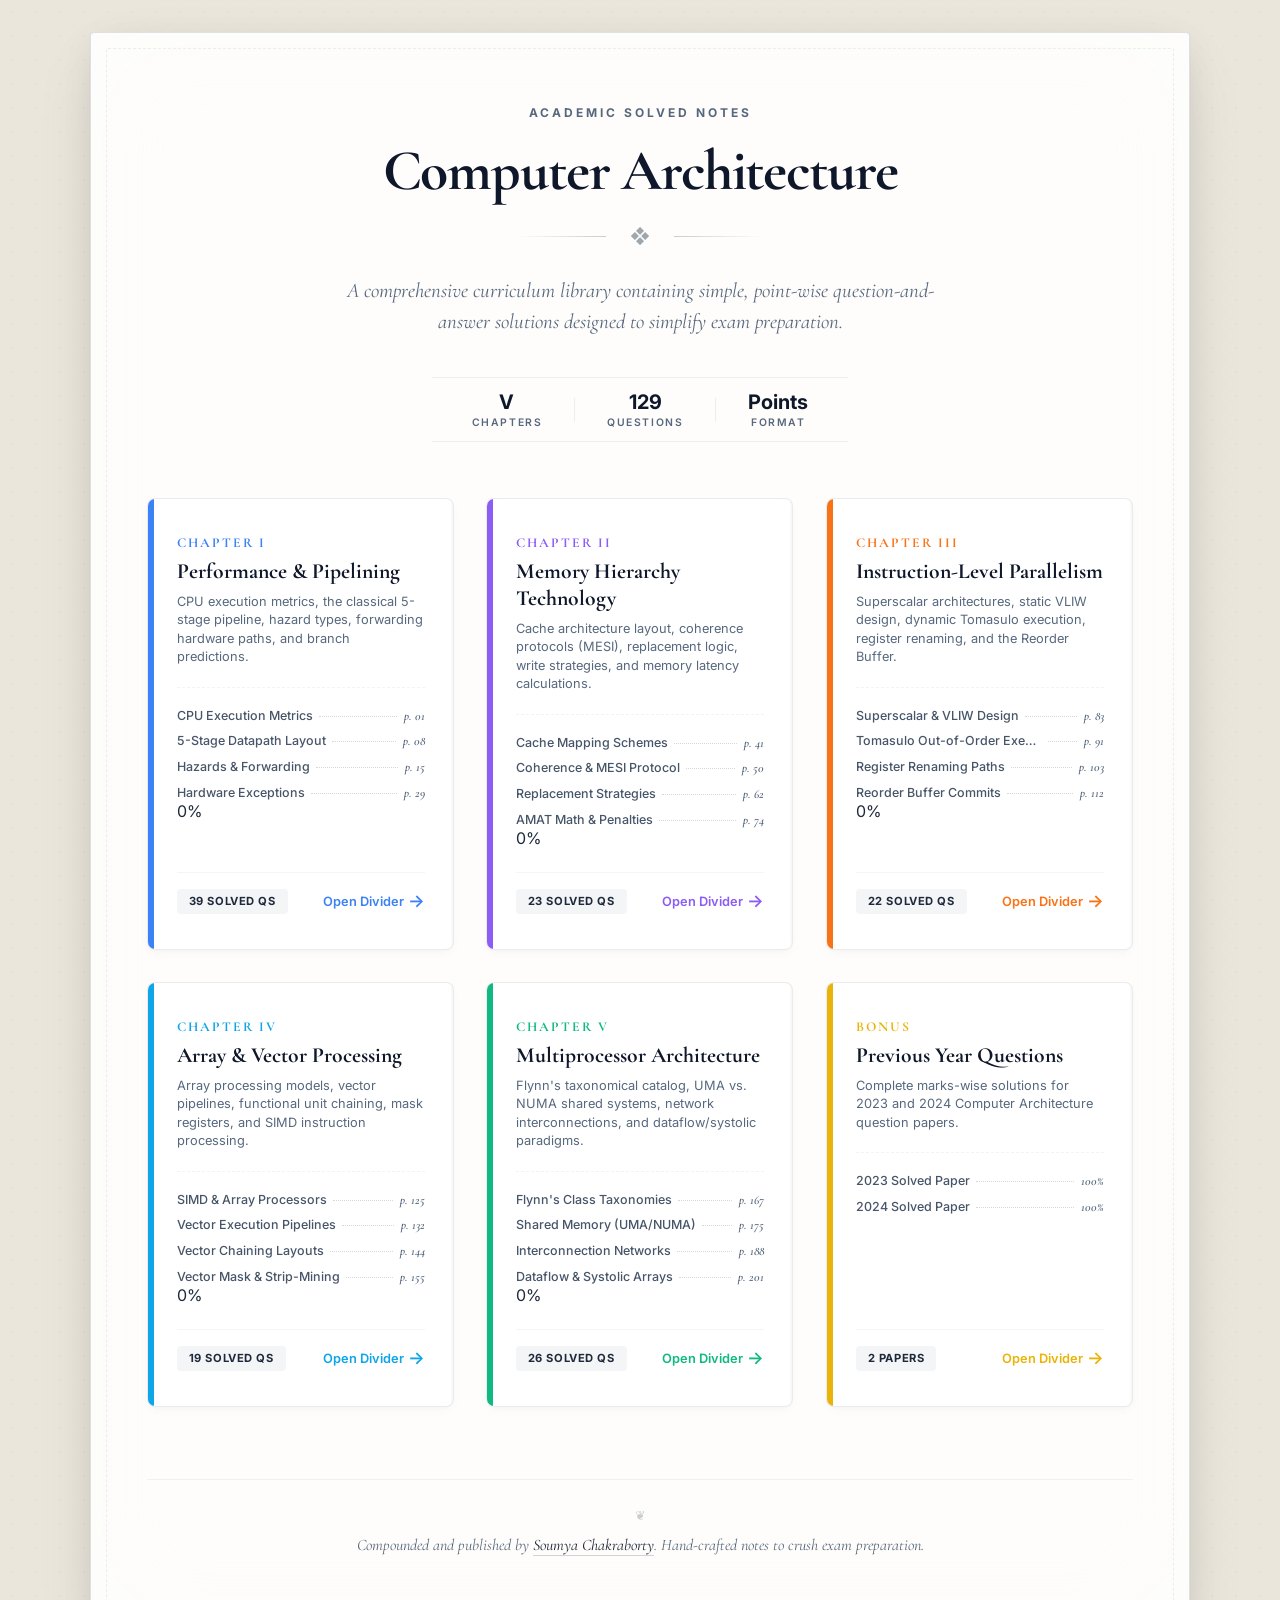
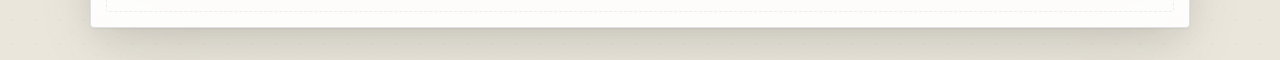
<file: index.html>
<!DOCTYPE html>
<html lang="en">
<head>
    <meta charset="UTF-8">
    <meta name="viewport" content="width=device-width, initial-scale=1.0">
    <title>COA Notes — Computer Architecture</title>
    <meta name="description" content="Simple answers and key points for Computer Architecture. Covers Pipelining, Memory Hierarchy, ILP, Vector Processing, and Multiprocessor Architecture.">
    
    <!-- Google Fonts -->
    <link rel="preconnect" href="https://fonts.googleapis.com">
    <link rel="preconnect" href="https://fonts.gstatic.com" crossorigin>
    <link href="https://fonts.googleapis.com/css2?family=Cormorant+Garamond:ital,wght@0,300;0,400;0,500;0,600;0,700;1,400;1,500;1,600&family=Inter:wght@300;400;500;600;700;800&display=swap" rel="stylesheet">
    
    <style>
        /* CSS Reset & Variables */
        * { 
            margin: 0; 
            padding: 0; 
            box-sizing: border-box; 
        }

        :root {
            /* Palette for book spine accents */
            --color-u1: #3b82f6; /* Blue/Indigo for Pipelining */
            --color-u2: #8b5cf6; /* Royal Purple for Memory */
            --color-u3: #f97316; /* Terracotta Orange for ILP */
            --color-u4: #0ea5e9; /* Ocean Sky for Vector */
            --color-u5: #10b981; /* Forest Green for Multiprocessor */
            
            --bg-desk: #eae6db; /* Desk/Surface ambient tone */
            --bg-paper: #fefdfb; /* Fine book paper background */
            --text-main: #1e293b; /* Charcoal ink */
            --text-muted: #57687e; /* Muted ink */
            --border-light: rgba(44, 62, 80, 0.1);
        }

        body {
            font-family: 'Inter', -apple-system, system-ui, sans-serif;
            background-color: var(--bg-desk);
            /* Soft paper/desk texture overlay */
            background-image: 
                radial-gradient(rgba(30, 41, 59, 0.03) 1px, transparent 1px), 
                radial-gradient(rgba(30, 41, 59, 0.03) 1px, var(--bg-desk) 1px);
            background-size: 24px 24px;
            background-position: 0 0, 12px 12px;
            color: var(--text-main);
            min-height: 100vh;
            padding: 2rem 1rem;
            display: flex;
            align-items: center;
            justify-content: center;
        }

        /* FOLIO PAGE WRAPPER (Visual book simulator page) */
        .folio-page {
            max-width: 1100px;
            width: 100%;
            background-color: var(--bg-paper);
            border: 1px solid rgba(44, 62, 80, 0.15);
            border-radius: 4px;
            padding: 4.5rem 3.5rem;
            position: relative;
            box-shadow: 
                0 1px 2px rgba(0, 0, 0, 0.05),
                0 8px 32px -4px rgba(0, 0, 0, 0.08),
                0 24px 64px -12px rgba(0, 0, 0, 0.12),
                inset 0 0 100px rgba(253, 252, 251, 0.8);
        }

        /* Inset Folio Border Line */
        .folio-page::before {
            content: '';
            position: absolute;
            top: 15px;
            left: 15px;
            right: 15px;
            bottom: 15px;
            border: 1px dashed rgba(44, 62, 80, 0.08);
            pointer-events: none;
            border-radius: 2px;
        }

        /* TITLE PAGE HEADER */
        .title-page {
            text-align: center;
            position: relative;
            z-index: 2;
            max-width: 760px;
            margin: 0 auto 3.5rem;
        }

        .book-badge {
            font-size: 0.75rem;
            font-weight: 700;
            color: var(--text-muted);
            letter-spacing: 0.25em;
            text-transform: uppercase;
            margin-bottom: 1.25rem;
        }

        .book-title {
            font-family: 'Cormorant Garamond', serif;
            font-size: 3.6rem;
            font-weight: 700;
            line-height: 1.1;
            color: #0f172a;
            margin-bottom: 0.5rem;
            letter-spacing: -0.02em;
        }

        /* Book divider style with ornament */
        .book-divider {
            display: flex;
            align-items: center;
            justify-content: center;
            gap: 1.5rem;
            margin: 1.5rem 0 1.75rem;
        }

        .book-divider .line {
            height: 1px;
            width: 90px;
            background: linear-gradient(to var(--direction, right), rgba(44, 62, 80, 0.25), transparent);
        }

        .book-divider .line:first-child {
            --direction: left;
        }

        .book-divider .ornament {
            font-size: 1.2rem;
            color: rgba(44, 62, 80, 0.45);
            user-select: none;
            line-height: 1;
        }

        .book-subtitle {
            font-family: 'Cormorant Garamond', serif;
            font-style: italic;
            font-size: 1.3rem;
            line-height: 1.5;
            color: var(--text-muted);
            margin-bottom: 2rem;
            max-width: 620px;
            margin-left: auto;
            margin-right: auto;
        }

        .book-stats {
            display: inline-flex;
            align-items: center;
            justify-content: center;
            gap: 2rem;
            border-top: 1px solid rgba(44, 62, 80, 0.08);
            border-bottom: 1px solid rgba(44, 62, 80, 0.08);
            padding: 0.75rem 2.5rem;
            margin-top: 0.5rem;
        }

        .stat-item {
            text-align: center;
            display: flex;
            flex-direction: column;
            gap: 0.15rem;
        }

        .stat-val {
            font-size: 1.25rem;
            font-weight: 700;
            color: #0f172a;
        }

        .stat-lbl {
            font-size: 0.65rem;
            font-weight: 600;
            color: var(--text-muted);
            text-transform: uppercase;
            letter-spacing: 0.15em;
        }

        .stat-divider {
            width: 1px;
            height: 24px;
            background-color: rgba(44, 62, 80, 0.08);
        }

        /* CHAPTERS GRID */
        .chapters-grid {
            display: grid;
            grid-template-columns: repeat(auto-fit, minmax(300px, 1fr));
            gap: 2rem;
            position: relative;
            z-index: 2;
            margin-bottom: 1.5rem;
        }

        /* CHAPTER CARDS (Individual dividers) */
        .chapter-card {
            background-color: #ffffff;
            border: 1px solid rgba(44, 62, 80, 0.1);
            border-radius: 8px;
            padding: 2.2rem 1.8rem;
            text-decoration: none;
            color: inherit;
            display: flex;
            flex-direction: column;
            justify-content: space-between;
            min-height: 390px;
            position: relative;
            overflow: hidden;
            transition: all 0.4s cubic-bezier(0.16, 1, 0.3, 1);
            will-change: transform, box-shadow;
            box-shadow: 
                0 2px 4px rgba(0, 0, 0, 0.02),
                0 4px 12px -2px rgba(0, 0, 0, 0.03);
        }

        /* Colored Spine Bindings */
        .chapter-card::before {
            content: '';
            position: absolute;
            top: 0;
            left: 0;
            bottom: 0;
            width: 6px;
            background-color: var(--chapter-color);
            transition: width 0.3s ease;
        }

        /* Visual sheet shadow to mimic a thick paper page edge */
        .chapter-card::after {
            content: '';
            position: absolute;
            top: 0;
            right: 0;
            bottom: 0;
            width: 2px;
            background: linear-gradient(to right, rgba(0,0,0,0.01), rgba(0,0,0,0.04));
            pointer-events: none;
        }

        .chapter-card:hover {
            transform: translateY(-8px) rotate(-1deg);
            border-color: rgba(44, 62, 80, 0.18);
            box-shadow: 
                0 16px 28px -8px rgba(30, 41, 59, 0.08),
                0 6px 12px -2px rgba(30, 41, 59, 0.04);
        }

        .chapter-card:hover::before {
            width: 10px;
        }

        /* Chapter Card Content details */
        .chapter-header {
            margin-bottom: 1.25rem;
        }

        .chapter-num {
            font-family: 'Cormorant Garamond', serif;
            font-size: 0.85rem;
            font-weight: 700;
            text-transform: uppercase;
            letter-spacing: 0.15em;
            color: var(--chapter-color);
            margin-bottom: 0.4rem;
        }

        .chapter-title {
            font-family: 'Cormorant Garamond', serif;
            font-size: 1.35rem;
            font-weight: 700;
            line-height: 1.25;
            color: #0f172a;
            margin-bottom: 0.5rem;
        }

        .chapter-desc {
            font-size: 0.8rem;
            line-height: 1.45;
            color: var(--text-muted);
        }

        /* MINI TABLE OF CONTENTS (Leader Dots index) */
        .mini-toc {
            margin-top: 1.25rem;
            border-top: 1px dashed rgba(44, 62, 80, 0.06);
            padding-top: 1.25rem;
            display: flex;
            flex-direction: column;
            gap: 0.6rem;
        }

        .toc-item {
            display: flex;
            align-items: baseline;
            font-size: 0.78rem;
            color: #475569;
        }

        .toc-lbl {
            flex-shrink: 0;
            font-weight: 500;
            white-space: nowrap;
            overflow: hidden;
            text-overflow: ellipsis;
            max-width: 75%;
        }

        .toc-dots {
            flex-grow: 1;
            border-bottom: 1px dotted rgba(44, 62, 80, 0.2);
            margin: 0 0.4rem;
            position: relative;
            top: -3px;
        }

        .toc-idx {
            flex-shrink: 0;
            font-family: 'Cormorant Garamond', serif;
            font-style: italic;
            font-weight: 600;
            color: var(--text-muted);
        }

        /* CARD FOOTER */
        .card-footer {
            display: flex;
            align-items: center;
            justify-content: space-between;
            margin-top: 1.5rem;
            border-top: 1px solid rgba(44, 62, 80, 0.05);
            padding-top: 1rem;
        }

        .badge-count {
            background-color: rgba(44, 62, 80, 0.05);
            color: var(--text-main);
            font-size: 0.7rem;
            font-weight: 700;
            padding: 0.35rem 0.75rem;
            border-radius: 4px;
            letter-spacing: 0.05em;
            text-transform: uppercase;
        }

        .read-action {
            font-size: 0.8rem;
            font-weight: 600;
            color: var(--chapter-color);
            display: flex;
            align-items: center;
            gap: 0.25rem;
            transition: gap 0.2s ease;
        }

        .read-action .arrow {
            font-size: 1.1rem;
            line-height: 1;
            transition: transform 0.2s ease;
        }

        .chapter-card:hover .read-action {
            gap: 0.4rem;
        }

        .chapter-card:hover .read-action .arrow {
            transform: translateX(2px);
        }

        /* FOOTER / COLOPHON */
        footer {
            text-align: center;
            margin-top: 4.5rem;
            border-top: 1px solid rgba(44, 62, 80, 0.06);
            padding-top: 1.75rem;
            position: relative;
            z-index: 2;
        }

        .colophon-ornament {
            font-size: 0.8rem;
            color: rgba(44, 62, 80, 0.25);
            margin-bottom: 0.75rem;
        }

        .colophon-text {
            font-family: 'Cormorant Garamond', serif;
            font-style: italic;
            font-size: 1rem;
            color: var(--text-muted);
        }

        .colophon-text a {
            color: var(--text-main);
            text-decoration: none;
            border-bottom: 1px solid rgba(30, 41, 59, 0.2);
            transition: border-color 0.2s ease;
        }

        .colophon-text a:hover {
            border-bottom-color: var(--text-main);
        }

        /* RESPONSIVE LAYOUT adjustments */
        @media (max-width: 768px) {
            body {
                padding: 1rem 0.5rem;
            }
            .folio-page {
                padding: 3rem 1.75rem;
            }
            .book-title {
                font-size: 2.5rem;
            }
            .book-stats {
                gap: 1rem;
                padding: 0.6rem 1.25rem;
            }
            .stat-val {
                font-size: 1.05rem;
            }
            .stat-lbl {
                font-size: 0.55rem;
            }
            .chapters-grid {
                grid-template-columns: 1fr;
                gap: 1.5rem;
            }
            .chapter-card {
                min-height: auto;
            }
        }
    </style>
</head>
<body>

<main class="folio-page">
    <!-- TITLE PAGE HEADER -->
    <header class="title-page">
        <div class="book-badge">Academic Solved Notes</div>
        <h1 class="book-title">Computer Architecture</h1>
        
        <div class="book-divider">
            <span class="line"></span>
            <span class="ornament">❖</span>
            <span class="line"></span>
        </div>
        
        <p class="book-subtitle">
            A comprehensive curriculum library containing simple, point-wise question-and-answer solutions designed to simplify exam preparation.
        </p>
        
        <div class="book-stats">
            <div class="stat-item">
                <span class="stat-val">V</span>
                <span class="stat-lbl">Chapters</span>
            </div>
            <div class="stat-divider"></div>
            <div class="stat-item">
                <span class="stat-val">129</span>
                <span class="stat-lbl">Questions</span>
            </div>
            <div class="stat-divider"></div>
            <div class="stat-item">
                <span class="stat-val">Points</span>
                <span class="stat-lbl">Format</span>
            </div>
        </div>
    </header>

    <!-- CHAPTERS GRID -->
    <section class="chapters-grid">
        
        <!-- CHAPTER 1 -->
        <a href="pipelining.html" class="chapter-card" style="--chapter-color: var(--color-u1);" id="module-1">
            <div class="card-content">
                <div class="chapter-header">
                    <div class="chapter-num">Chapter I</div>
                    <h2 class="chapter-title">Performance &amp; Pipelining</h2>
                    <p class="chapter-desc">CPU execution metrics, the classical 5-stage pipeline, hazard types, forwarding hardware paths, and branch predictions.</p>
                </div>
                
                <div class="mini-toc">
                    <div class="toc-item">
                        <span class="toc-lbl">CPU Execution Metrics</span>
                        <span class="toc-dots"></span>
                        <span class="toc-idx">p. 01</span>
                    </div>
                    <div class="toc-item">
                        <span class="toc-lbl">5-Stage Datapath Layout</span>
                        <span class="toc-dots"></span>
                        <span class="toc-idx">p. 08</span>
                    </div>
                    <div class="toc-item">
                        <span class="toc-lbl">Hazards &amp; Forwarding</span>
                        <span class="toc-dots"></span>
                        <span class="toc-idx">p. 15</span>
                    </div>
                    <div class="toc-item">
                        <span class="toc-lbl">Hardware Exceptions</span>
                        <span class="toc-dots"></span>
                        <span class="toc-idx">p. 29</span>
                    </div>
                </div>
            </div>
            <div class="card-footer">
                <span class="badge-count">39 Solved Qs</span>
                <span class="read-action">Open Divider <span class="arrow">→</span></span>
            </div>
        </a>

        <!-- CHAPTER 2 -->
        <a href="memory.html" class="chapter-card" style="--chapter-color: var(--color-u2);" id="module-2">
            <div class="card-content">
                <div class="chapter-header">
                    <div class="chapter-num">Chapter II</div>
                    <h2 class="chapter-title">Memory Hierarchy Technology</h2>
                    <p class="chapter-desc">Cache architecture layout, coherence protocols (MESI), replacement logic, write strategies, and memory latency calculations.</p>
                </div>
                
                <div class="mini-toc">
                    <div class="toc-item">
                        <span class="toc-lbl">Cache Mapping Schemes</span>
                        <span class="toc-dots"></span>
                        <span class="toc-idx">p. 41</span>
                    </div>
                    <div class="toc-item">
                        <span class="toc-lbl">Coherence &amp; MESI Protocol</span>
                        <span class="toc-dots"></span>
                        <span class="toc-idx">p. 50</span>
                    </div>
                    <div class="toc-item">
                        <span class="toc-lbl">Replacement Strategies</span>
                        <span class="toc-dots"></span>
                        <span class="toc-idx">p. 62</span>
                    </div>
                    <div class="toc-item">
                        <span class="toc-lbl">AMAT Math &amp; Penalties</span>
                        <span class="toc-dots"></span>
                        <span class="toc-idx">p. 74</span>
                    </div>
                </div>
            </div>
            <div class="card-footer">
                <span class="badge-count">23 Solved Qs</span>
                <span class="read-action">Open Divider <span class="arrow">→</span></span>
            </div>
        </a>

        <!-- CHAPTER 3 -->
        <a href="ilp.html" class="chapter-card" style="--chapter-color: var(--color-u3);" id="module-3">
            <div class="card-content">
                <div class="chapter-header">
                    <div class="chapter-num">Chapter III</div>
                    <h2 class="chapter-title">Instruction-Level Parallelism</h2>
                    <p class="chapter-desc">Superscalar architectures, static VLIW design, dynamic Tomasulo execution, register renaming, and the Reorder Buffer.</p>
                </div>
                
                <div class="mini-toc">
                    <div class="toc-item">
                        <span class="toc-lbl">Superscalar &amp; VLIW Design</span>
                        <span class="toc-dots"></span>
                        <span class="toc-idx">p. 83</span>
                    </div>
                    <div class="toc-item">
                        <span class="toc-lbl">Tomasulo Out-of-Order Execution</span>
                        <span class="toc-dots"></span>
                        <span class="toc-idx">p. 91</span>
                    </div>
                    <div class="toc-item">
                        <span class="toc-lbl">Register Renaming Paths</span>
                        <span class="toc-dots"></span>
                        <span class="toc-idx">p. 103</span>
                    </div>
                    <div class="toc-item">
                        <span class="toc-lbl">Reorder Buffer Commits</span>
                        <span class="toc-dots"></span>
                        <span class="toc-idx">p. 112</span>
                    </div>
                </div>
            </div>
            <div class="card-footer">
                <span class="badge-count">22 Solved Qs</span>
                <span class="read-action">Open Divider <span class="arrow">→</span></span>
            </div>
        </a>

        <!-- CHAPTER 4 -->
        <a href="vector.html" class="chapter-card" style="--chapter-color: var(--color-u4);" id="module-4">
            <div class="card-content">
                <div class="chapter-header">
                    <div class="chapter-num">Chapter IV</div>
                    <h2 class="chapter-title">Array &amp; Vector Processing</h2>
                    <p class="chapter-desc">Array processing models, vector pipelines, functional unit chaining, mask registers, and SIMD instruction processing.</p>
                </div>
                
                <div class="mini-toc">
                    <div class="toc-item">
                        <span class="toc-lbl">SIMD &amp; Array Processors</span>
                        <span class="toc-dots"></span>
                        <span class="toc-idx">p. 125</span>
                    </div>
                    <div class="toc-item">
                        <span class="toc-lbl">Vector Execution Pipelines</span>
                        <span class="toc-dots"></span>
                        <span class="toc-idx">p. 132</span>
                    </div>
                    <div class="toc-item">
                        <span class="toc-lbl">Vector Chaining Layouts</span>
                        <span class="toc-dots"></span>
                        <span class="toc-idx">p. 144</span>
                    </div>
                    <div class="toc-item">
                        <span class="toc-lbl">Vector Mask &amp; Strip-Mining</span>
                        <span class="toc-dots"></span>
                        <span class="toc-idx">p. 155</span>
                    </div>
                </div>
            </div>
            <div class="card-footer">
                <span class="badge-count">19 Solved Qs</span>
                <span class="read-action">Open Divider <span class="arrow">→</span></span>
            </div>
        </a>

        <!-- CHAPTER 5 -->
        <a href="multiprocessor.html" class="chapter-card" style="--chapter-color: var(--color-u5);" id="module-5">
            <div class="card-content">
                <div class="chapter-header">
                    <div class="chapter-num">Chapter V</div>
                    <h2 class="chapter-title">Multiprocessor Architecture</h2>
                    <p class="chapter-desc">Flynn's taxonomical catalog, UMA vs. NUMA shared systems, network interconnections, and dataflow/systolic paradigms.</p>
                </div>
                
                <div class="mini-toc">
                    <div class="toc-item">
                        <span class="toc-lbl">Flynn's Class Taxonomies</span>
                        <span class="toc-dots"></span>
                        <span class="toc-idx">p. 167</span>
                    </div>
                    <div class="toc-item">
                        <span class="toc-lbl">Shared Memory (UMA/NUMA)</span>
                        <span class="toc-dots"></span>
                        <span class="toc-idx">p. 175</span>
                    </div>
                    <div class="toc-item">
                        <span class="toc-lbl">Interconnection Networks</span>
                        <span class="toc-dots"></span>
                        <span class="toc-idx">p. 188</span>
                    </div>
                    <div class="toc-item">
                        <span class="toc-lbl">Dataflow &amp; Systolic Arrays</span>
                        <span class="toc-dots"></span>
                        <span class="toc-idx">p. 201</span>
                    </div>
                </div>
            </div>
            <div class="card-footer">
                <span class="badge-count">26 Solved Qs</span>
                <span class="read-action">Open Divider <span class="arrow">→</span></span>
            </div>
        </a>

        <!-- PYQ -->
        <a href="pyq.html" class="chapter-card" style="--chapter-color: #eab308;" id="module-pyq">
            <div class="card-content">
                <div class="chapter-header">
                    <div class="chapter-num">Bonus</div>
                    <h2 class="chapter-title">Previous Year Questions</h2>
                    <p class="chapter-desc">Complete marks-wise solutions for 2023 and 2024 Computer Architecture question papers.</p>
                </div>
                
                <div class="mini-toc">
                    <div class="toc-item">
                        <span class="toc-lbl">2023 Solved Paper</span>
                        <span class="toc-dots"></span>
                        <span class="toc-idx">100%</span>
                    </div>
                    <div class="toc-item">
                        <span class="toc-lbl">2024 Solved Paper</span>
                        <span class="toc-dots"></span>
                        <span class="toc-idx">100%</span>
                    </div>
                </div>
            </div>
            <div class="card-footer">
                <span class="badge-count">2 Papers</span>
                <span class="read-action">Open Divider <span class="arrow">→</span></span>
            </div>
        </a>

    </section>

    <!-- FOOTER / COLOPHON -->
    <footer>
        <div class="colophon-ornament">❦</div>
        <p class="colophon-text">
            Compounded and published by <a href="#">Soumya Chakraborty</a>. Hand-crafted notes to crush exam preparation.
        </p>
</main>

<!-- Interactive Script for Progress Tracking -->
<script>
document.addEventListener('DOMContentLoaded', () => {
    // 2. Dynamic Progress Bars on Cards
    const modules = [
        { id: 'module-1', key: 'pipelining.html', total: 39 },
        { id: 'module-2', key: 'memory.html', total: 23 },
        { id: 'module-3', key: 'ilp.html', total: 22 },
        { id: 'module-4', key: 'vector.html', total: 19 },
        { id: 'module-5', key: 'multiprocessor.html', total: 26 }
    ];
    
    modules.forEach(mod => {
        const card = document.getElementById(mod.id);
        if (card) {
            const progress = JSON.parse(localStorage.getItem(`progress_${mod.key}`) || '{}');
            const completed = Object.keys(progress).length;
            const percent = Math.round((completed / mod.total) * 100);
            
            const progContainer = document.createElement('div');
            progContainer.className = 'card-progress-container';
            
            const progBar = document.createElement('div');
            progBar.className = 'card-progress-bar';
            
            const progFill = document.createElement('div');
            progFill.className = 'card-progress-fill';
            progFill.style.width = `${percent}%`;
            
            const progText = document.createElement('span');
            progText.className = 'card-progress-text';
            progText.textContent = `${percent}%`;
            
            progBar.appendChild(progFill);
            progContainer.appendChild(progBar);
            progContainer.appendChild(progText);
            
            const content = card.querySelector('.card-content');
            if (content) {
                content.appendChild(progContainer);
            }
        }
    });

    // 3. Page Turn Transition on card navigation
    const folioPage = document.querySelector('.folio-page');
    const links = document.querySelectorAll('.chapters-grid a');
    links.forEach(link => {
        link.addEventListener('click', (e) => {
            const href = link.getAttribute('href');
            if (href && href.endsWith('.html') && folioPage) {
                e.preventDefault();
                folioPage.classList.add('turn-exit');
                setTimeout(() => {
                    window.location.href = href;
                }, 500);
            }
        });
    });
});
</script>

</body>
</html>
</file>
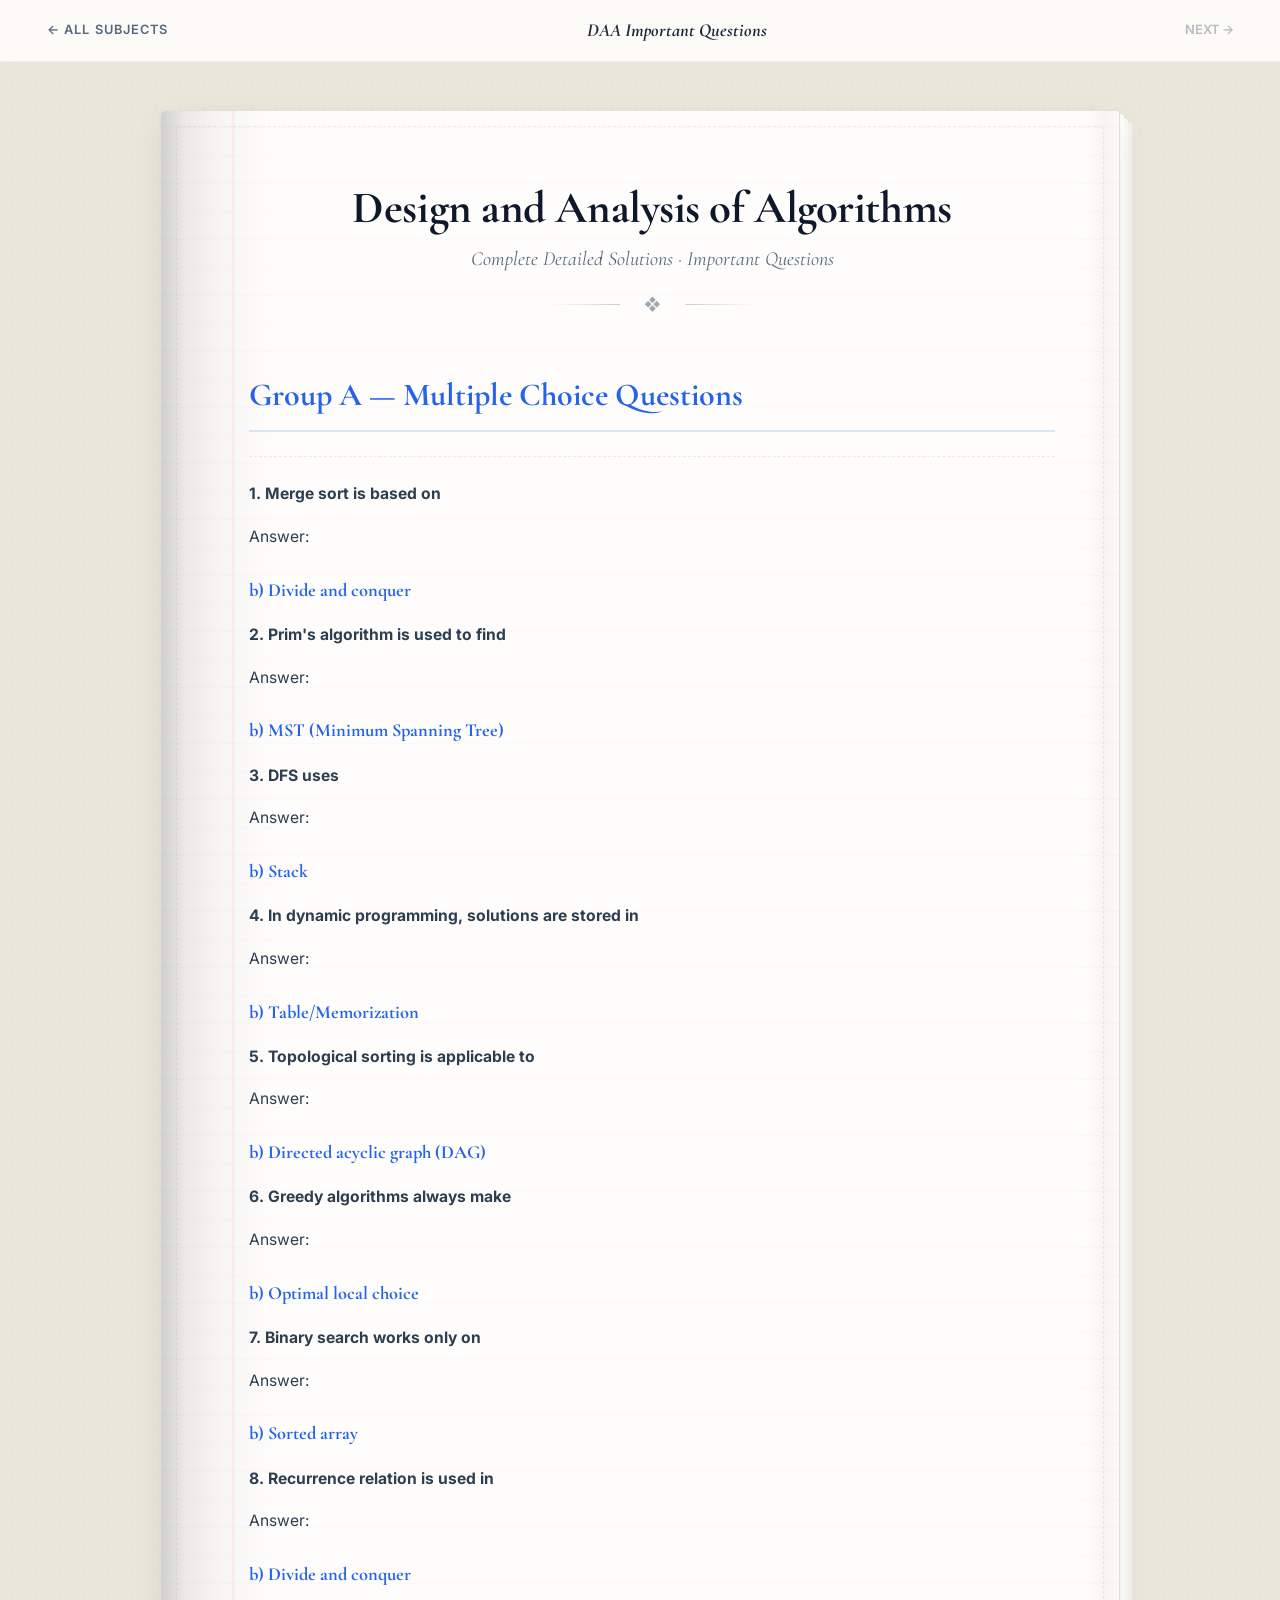
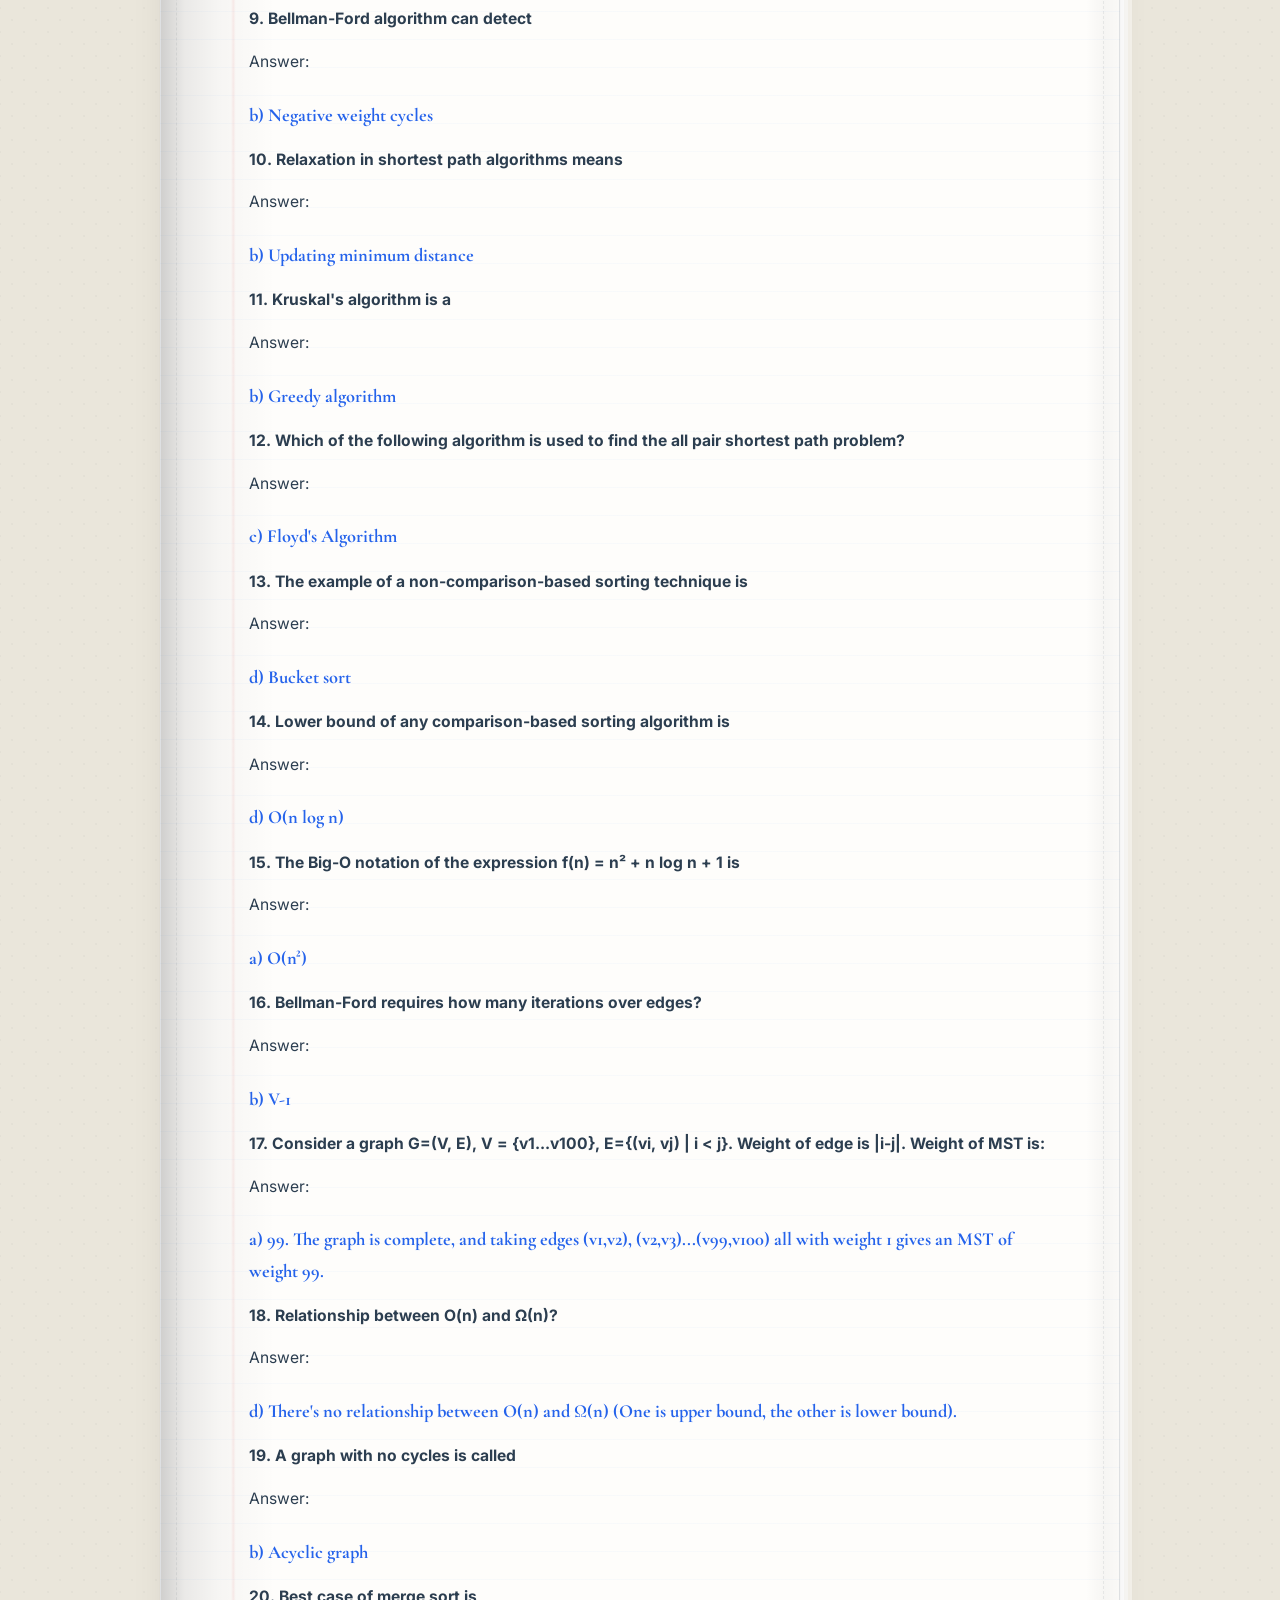
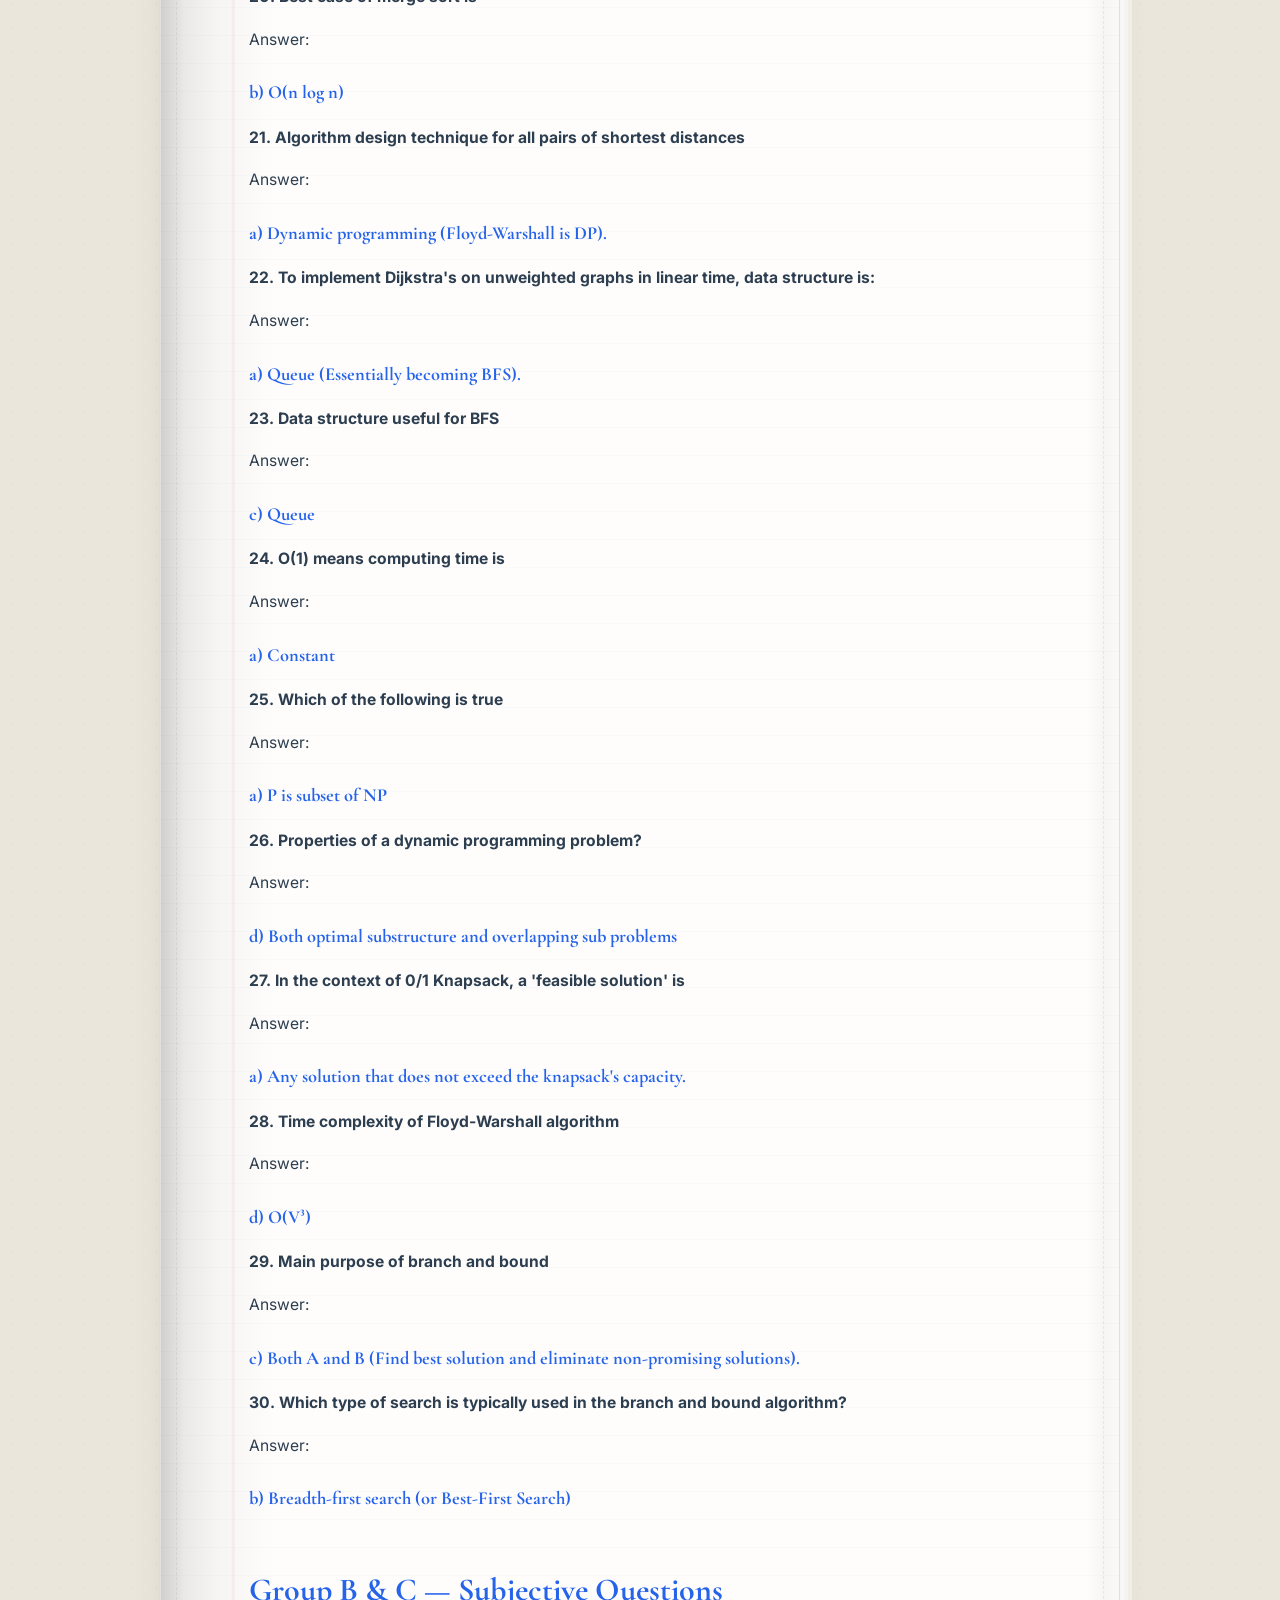
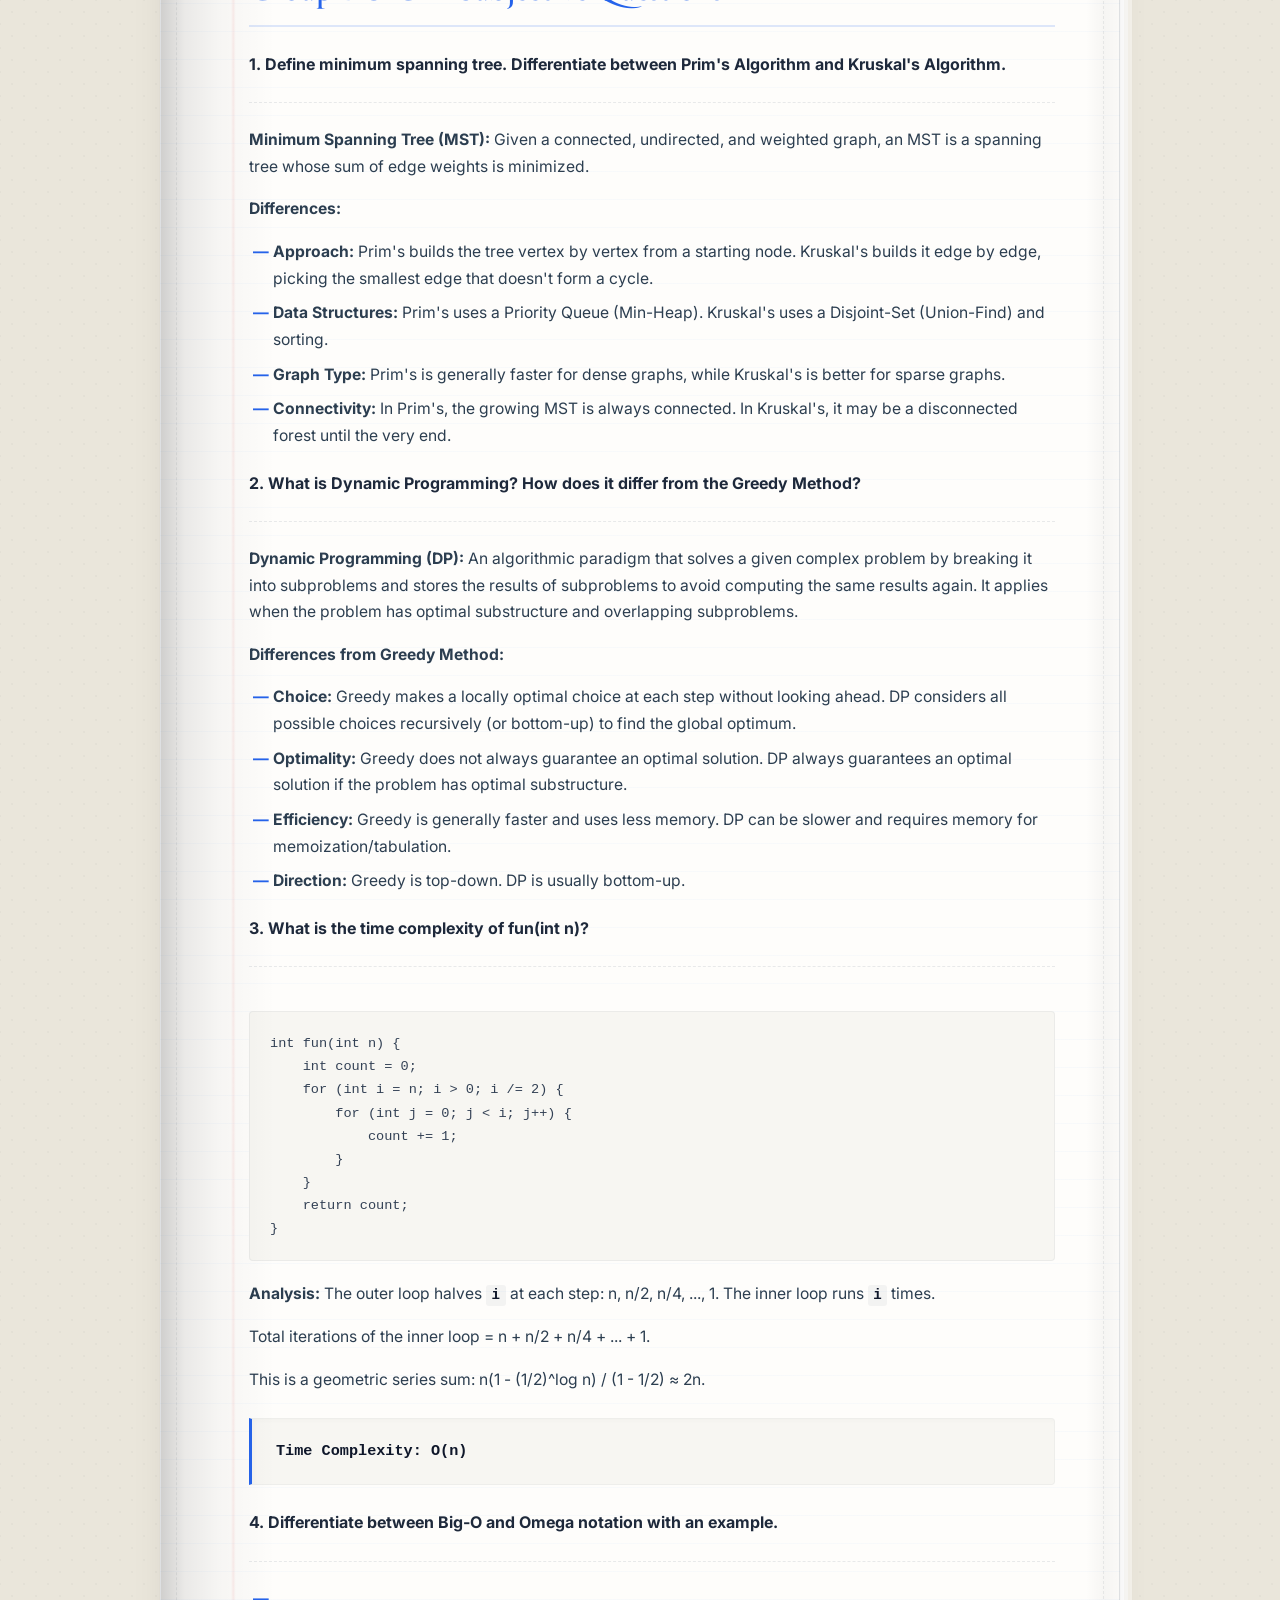
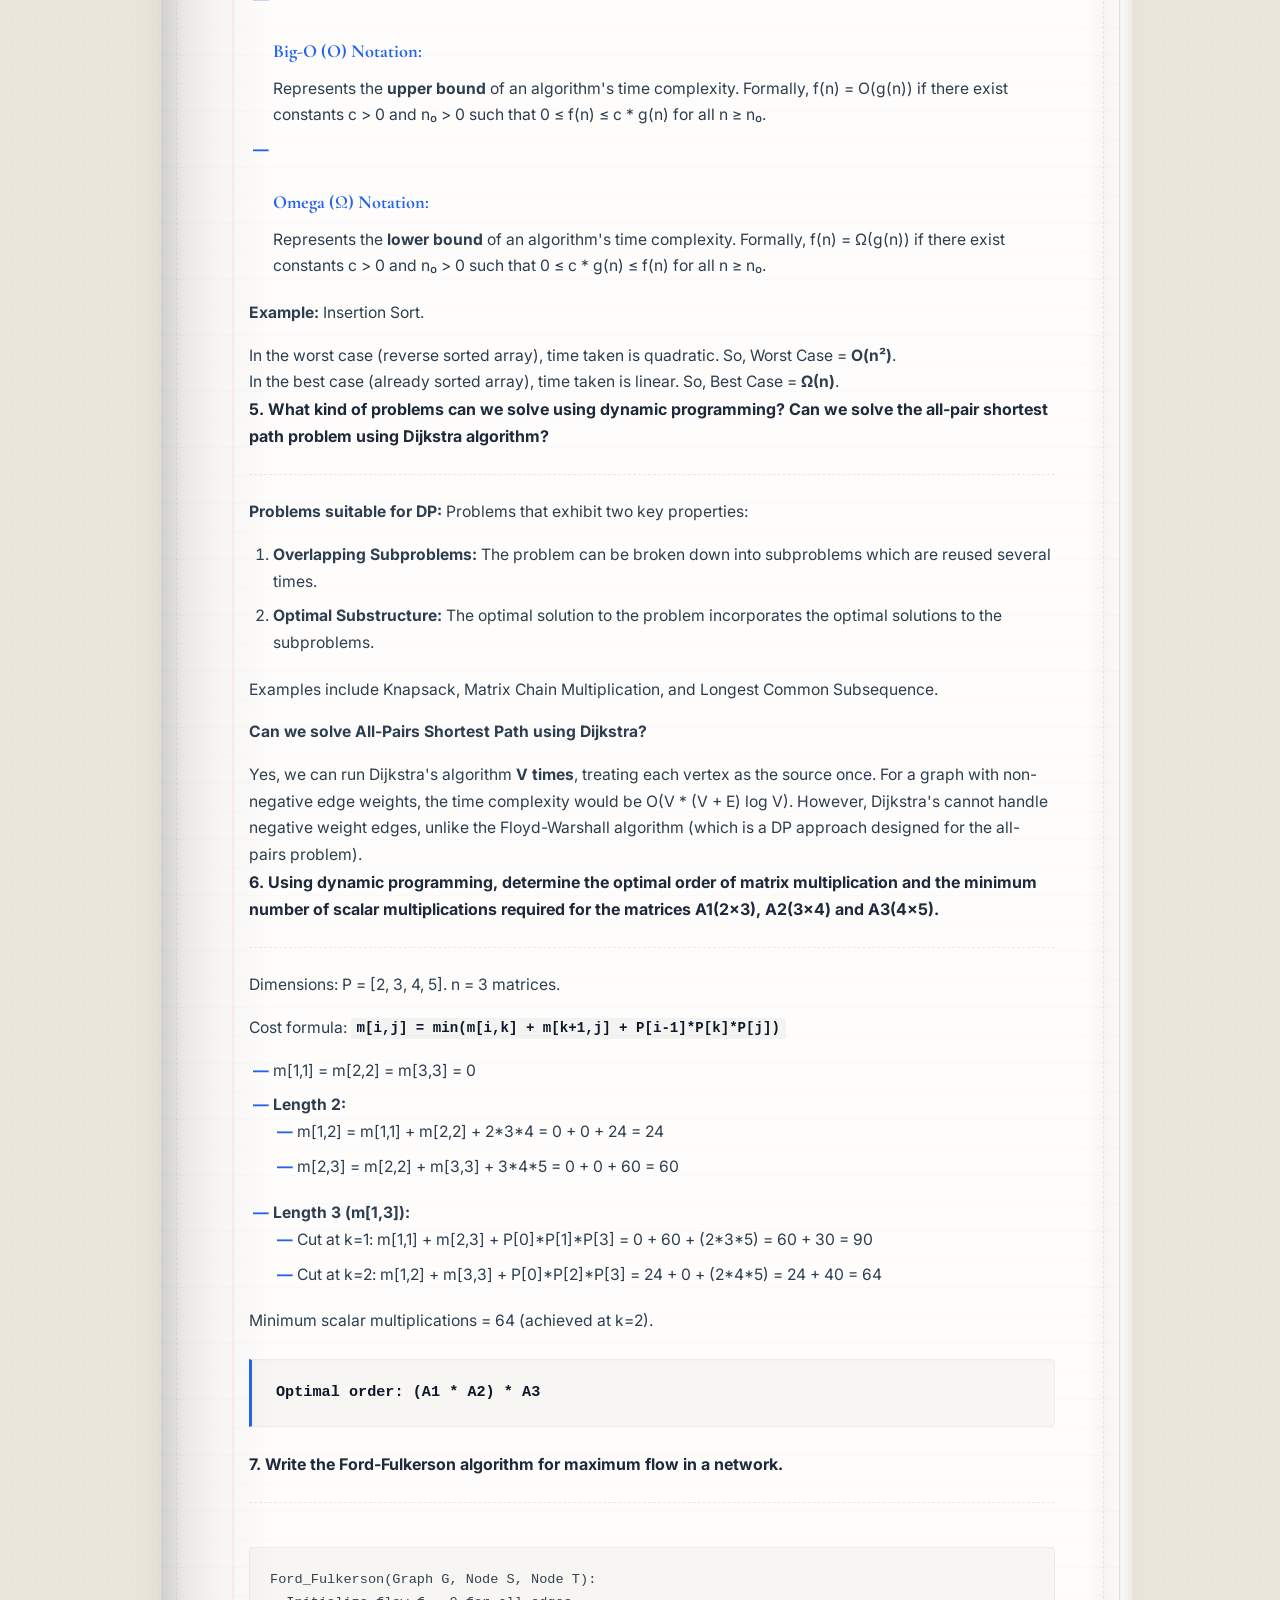
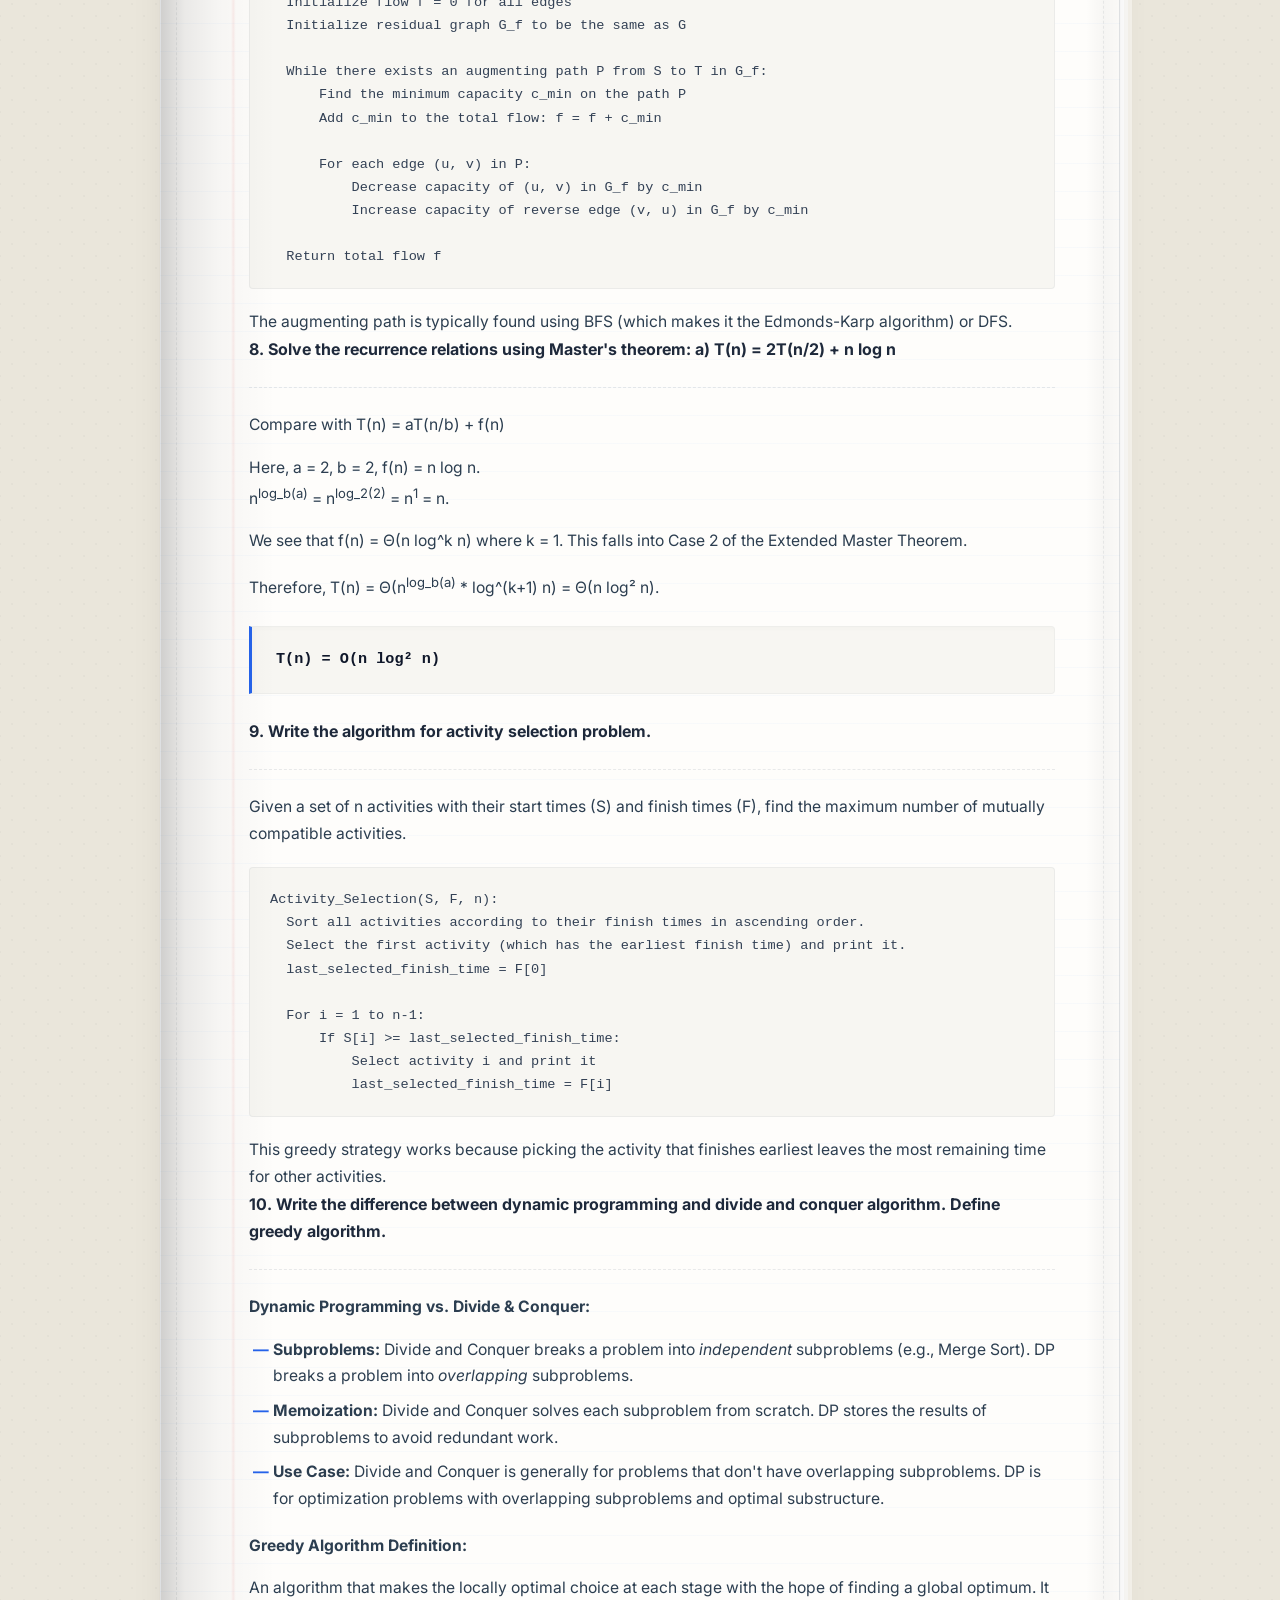
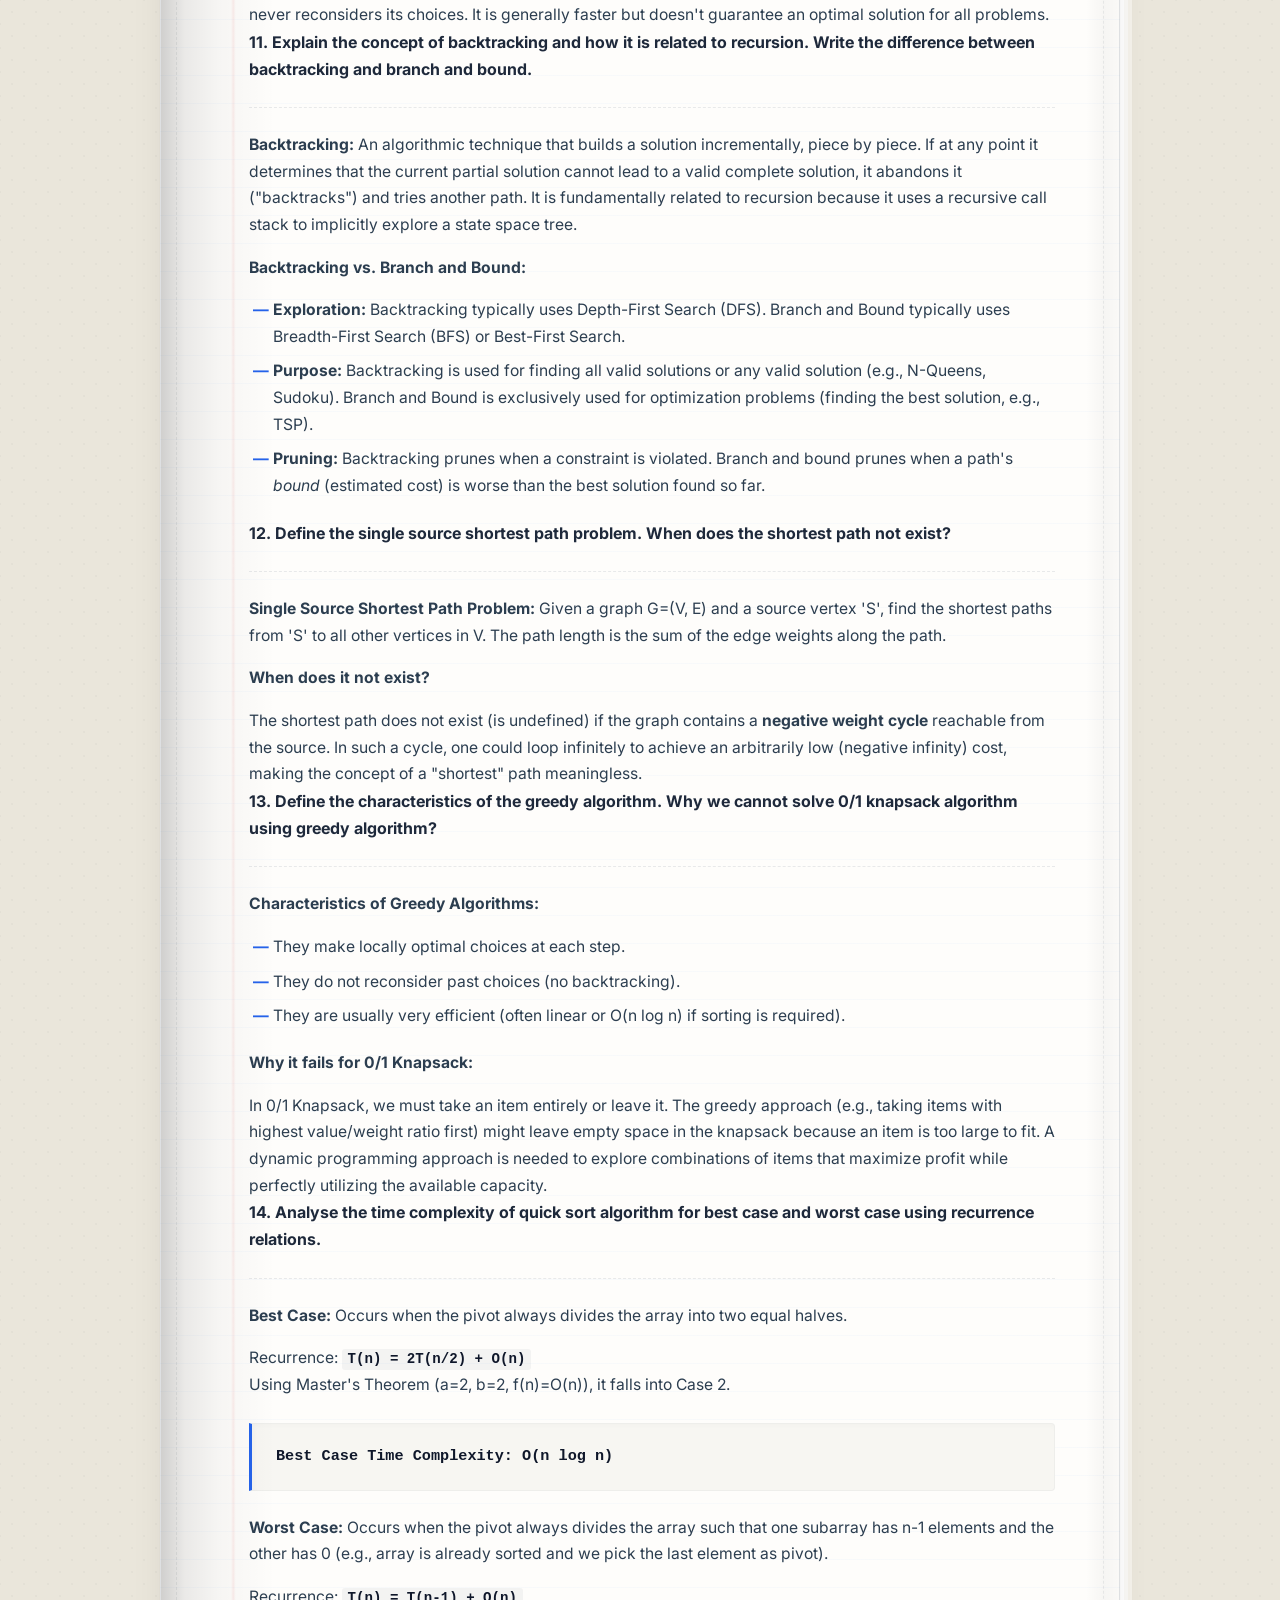
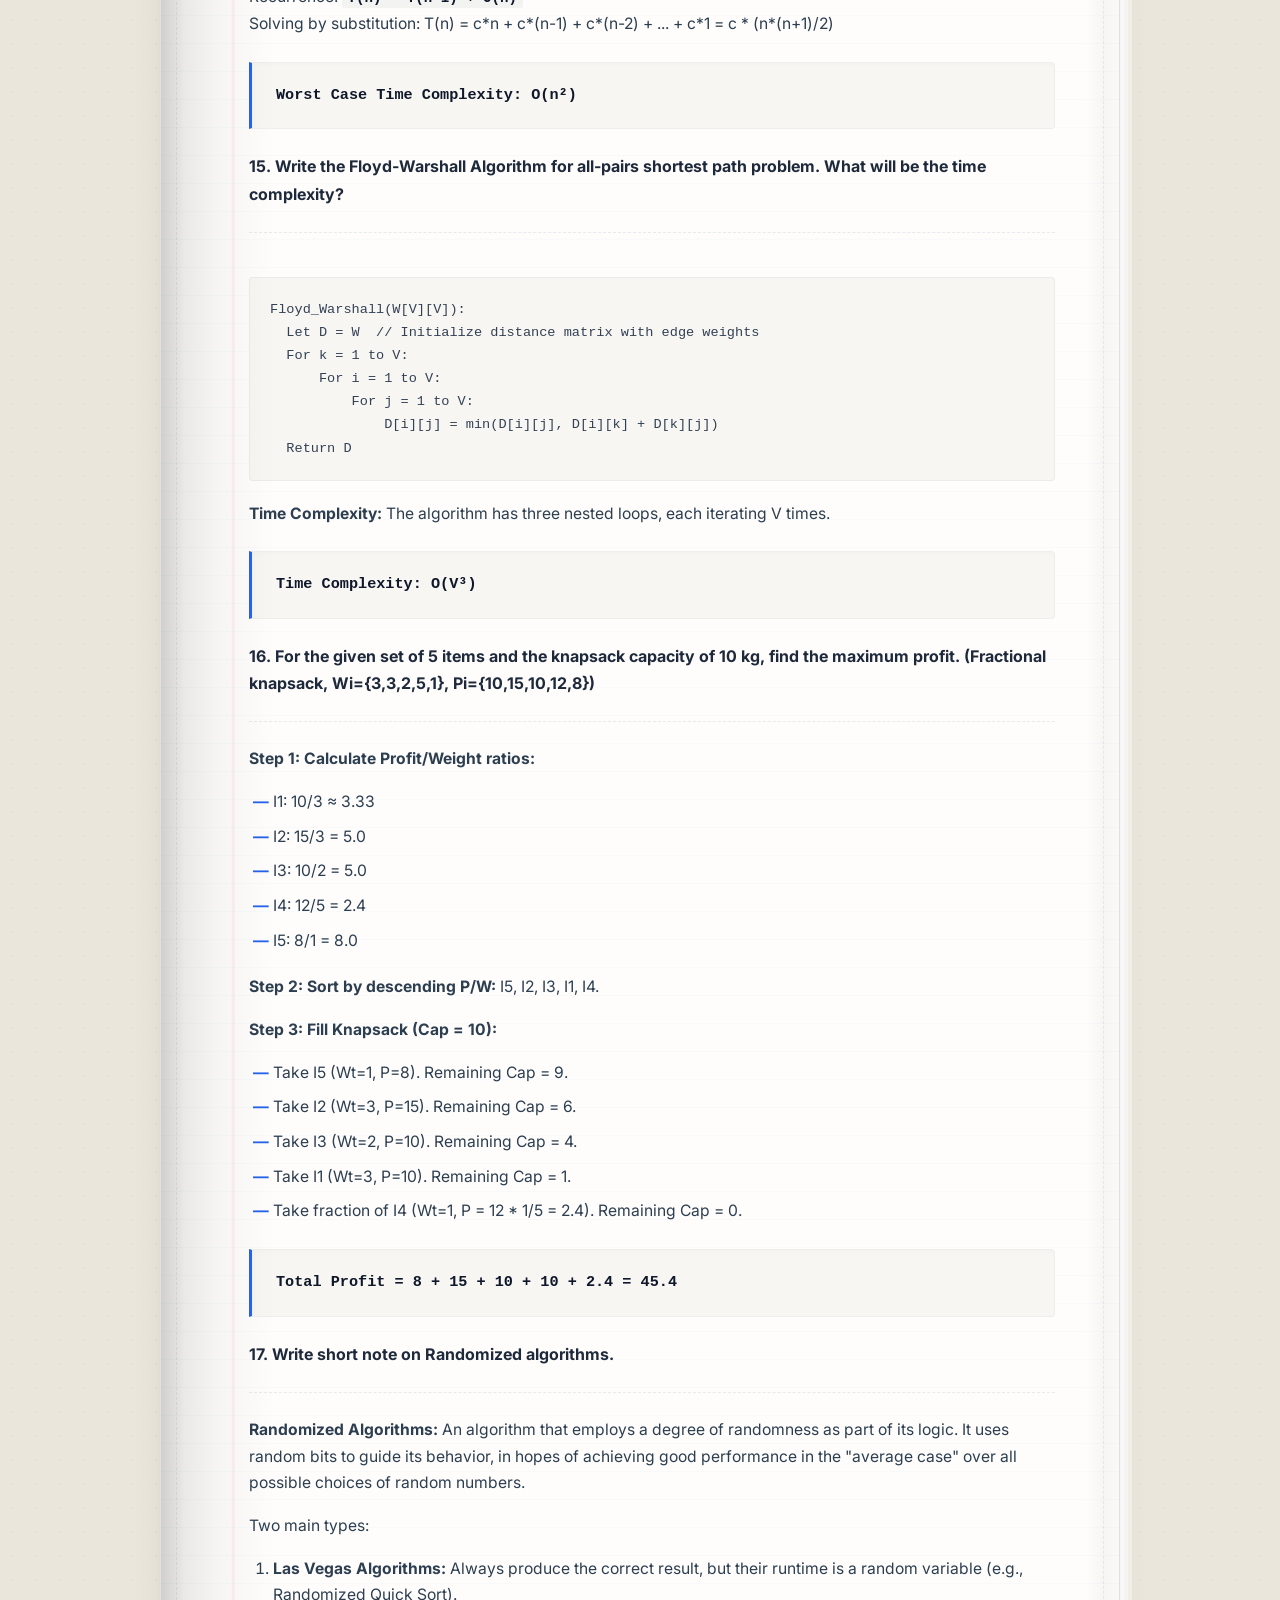
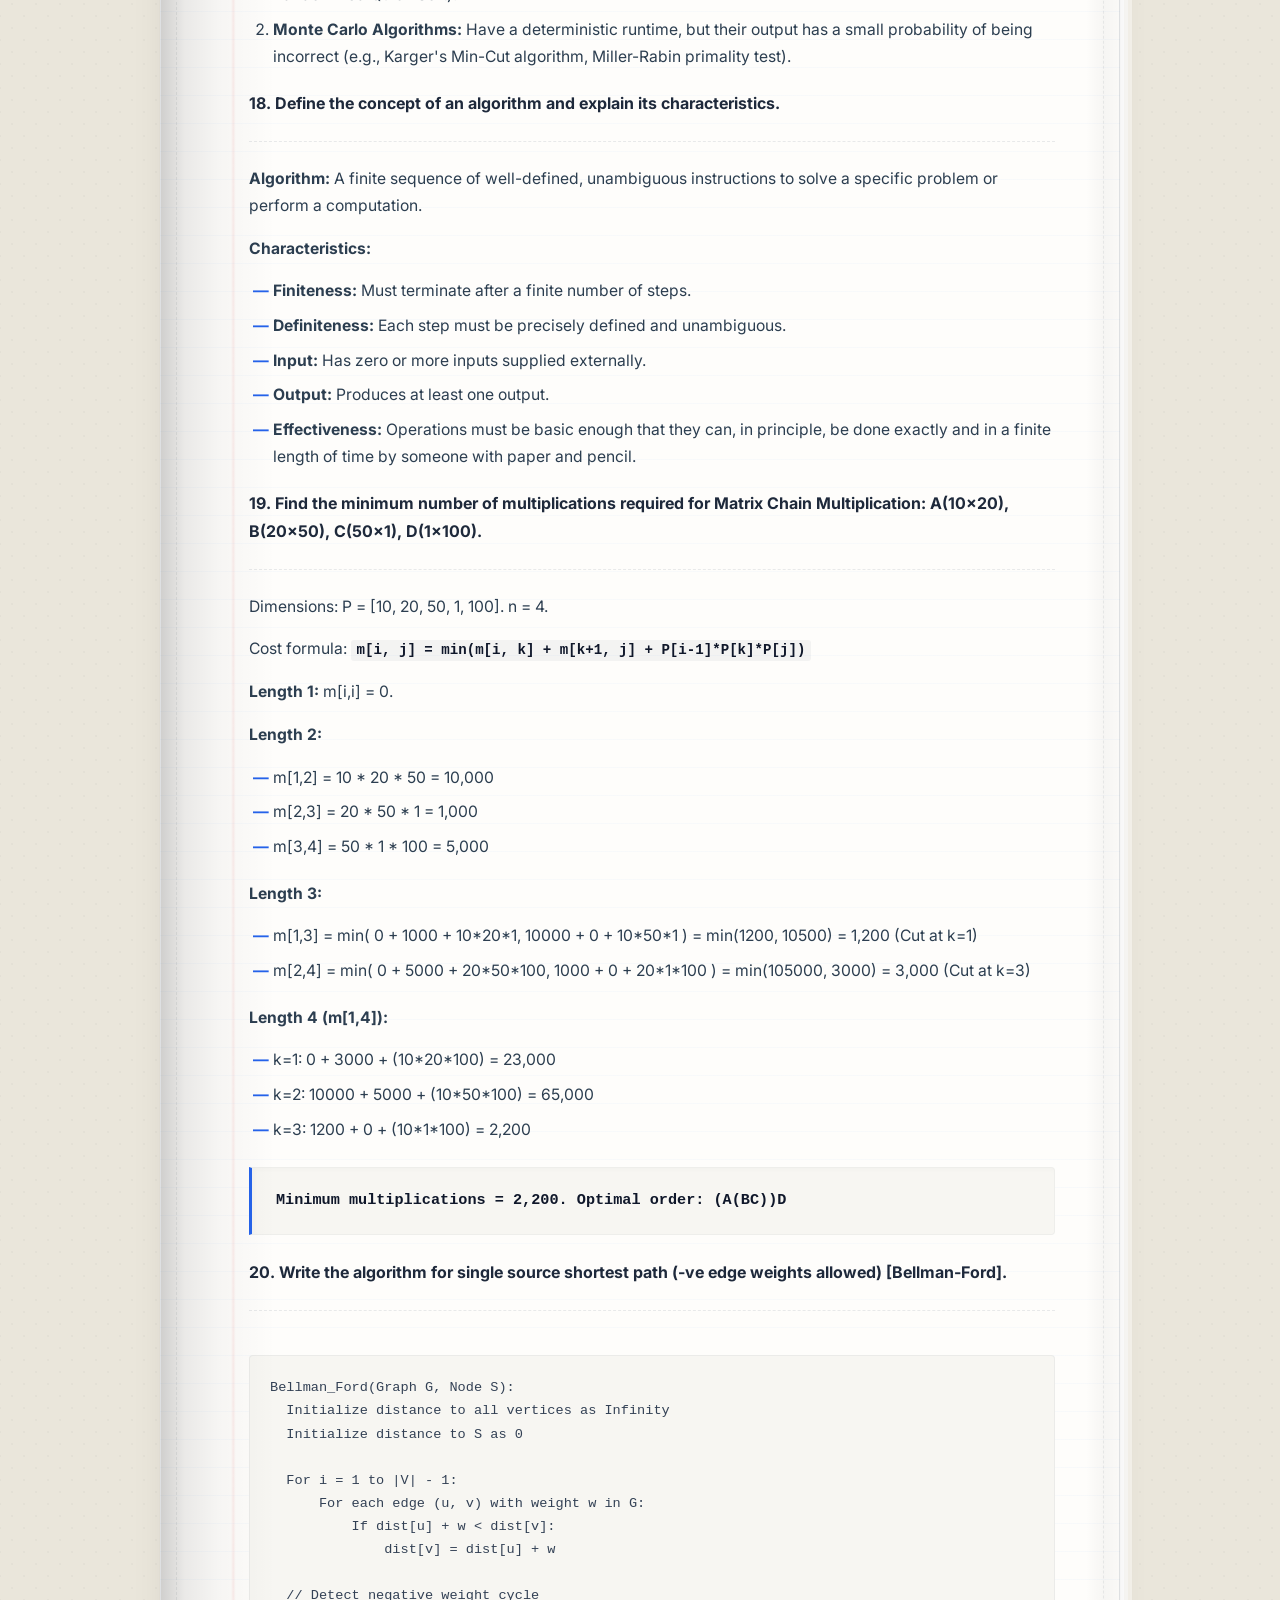
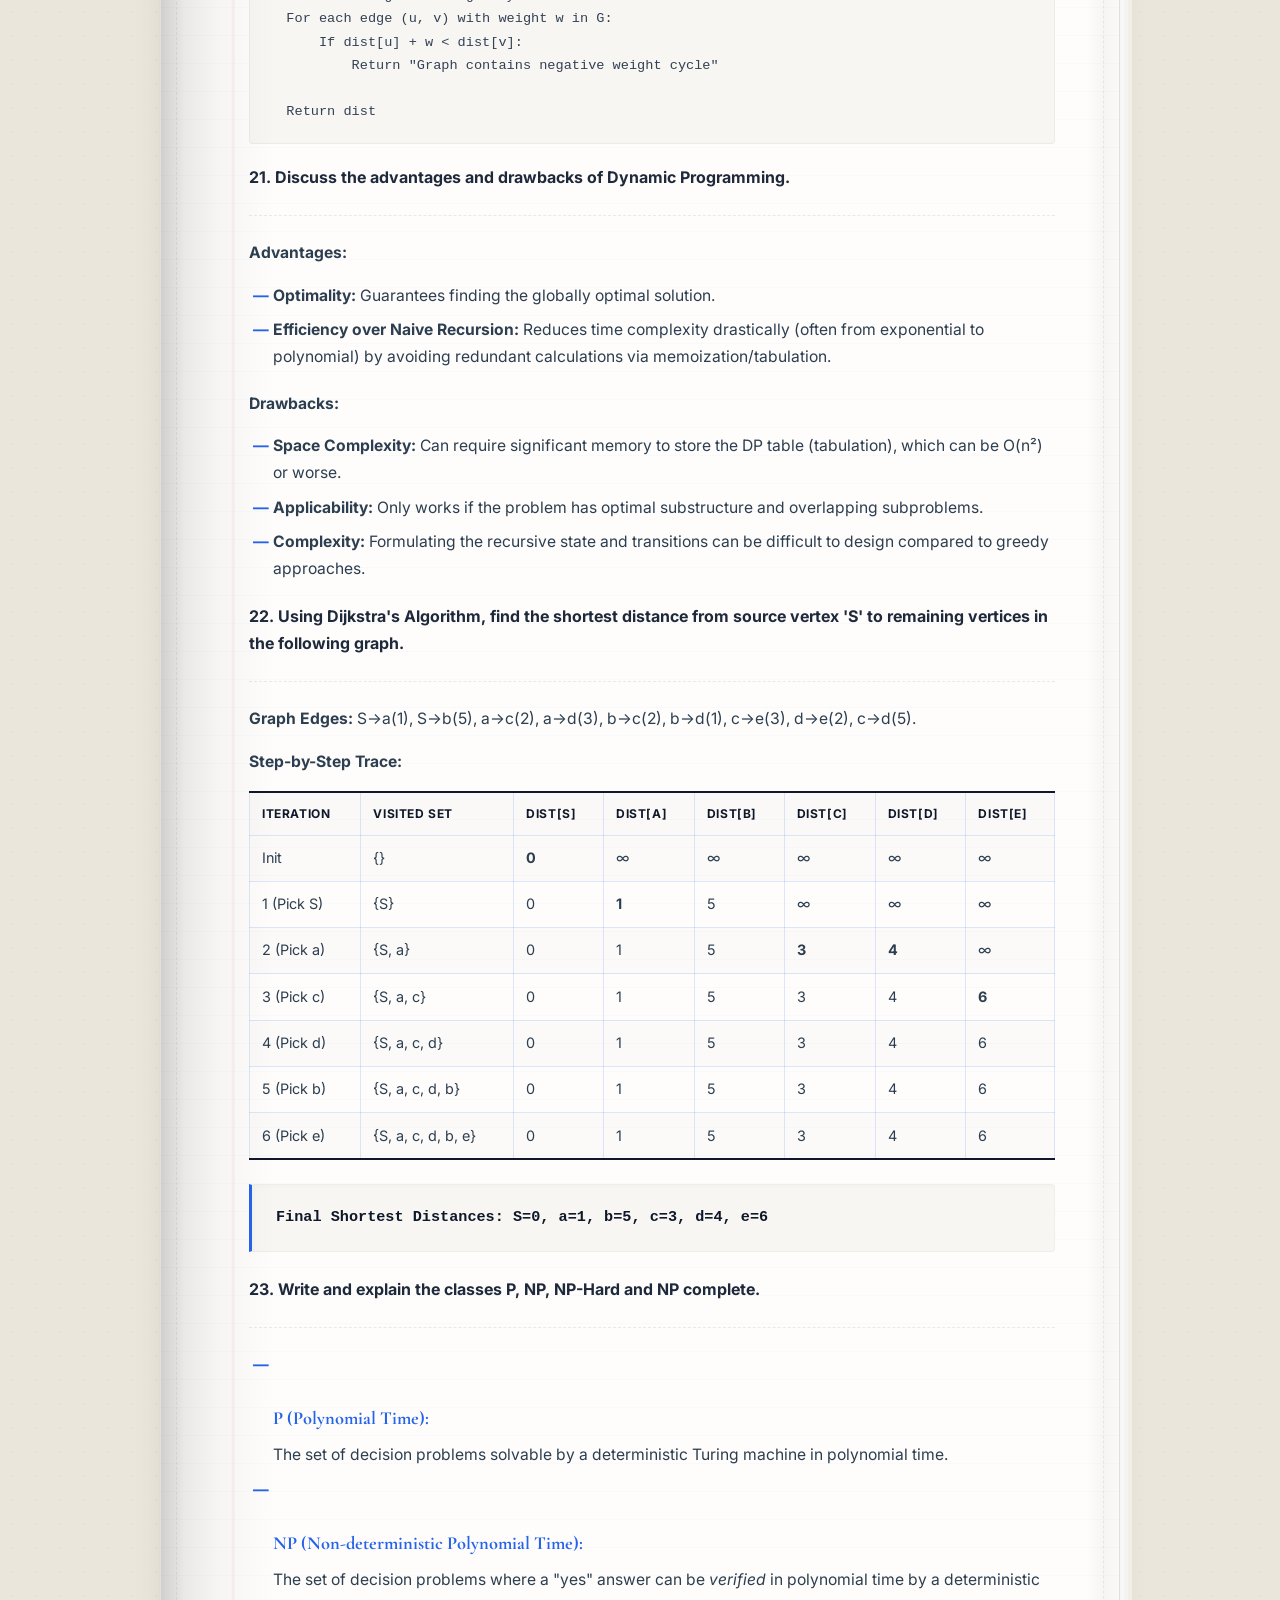
<file: daa_important_questions.html>
<!DOCTYPE html>
<html lang="en">
<head>
    <meta charset="UTF-8">
    <meta name="viewport" content="width=device-width, initial-scale=1.0">
    <title>Important Questions - Design and Analysis of Algorithms</title>
    <link rel="preconnect" href="https://fonts.googleapis.com">
    <link rel="preconnect" href="https://fonts.gstatic.com" crossorigin>
    <link href="https://fonts.googleapis.com/css2?family=Cormorant+Garamond:ital,wght@0,300;0,400;0,500;0,600;0,700;1,400;1,500;1,600&family=Inter:wght@300;400;500;600;700;800&display=swap" rel="stylesheet">
    <link rel="stylesheet" href="notes.css">
    <style>
        :root {
            --primary-color: #2563eb; 
            --primary-light: rgba(37, 99, 235, 0.05);
            --border-color: rgba(37, 99, 235, 0.15);
        }
    </style>
</head>
<body>

<nav class="top-nav">
    <a href="index.html">← All Subjects</a>
    <span class="nav-title">DAA Important Questions</span>
    <div style="display:flex;gap:0.5rem;">
        <span style="opacity: 0.3; cursor: not-allowed; padding: 0.4rem 0.9rem; font-size: 0.8rem; font-weight: 600; text-transform: uppercase;">Next →</span>
    </div>
</nav>

<div class="container">
    <header>
        <h1>Design and Analysis of Algorithms</h1>
        <p class="subtitle">Complete Detailed Solutions · Important Questions</p>
        <div class="book-divider">
            <span class="line"></span>
            <span class="ornament">❖</span>
            <span class="line"></span>
        </div>
    </header>
    
    <div class="section">
        <h2 id="group-a" style="font-family: 'Cormorant Garamond', serif; font-size: 2rem; border-bottom: 2px solid var(--border-color); padding-bottom: 0.5rem; margin-bottom: 1.5rem; margin-top: 3rem;">Group A — Multiple Choice Questions</h2>
        <div class="qa-card">
            <div class="answer">
                <p><b>1. Merge sort is based on</b></p>
                <p>Answer: <span class="highlight">b) Divide and conquer</span></p>

                <p><b>2. Prim's algorithm is used to find</b></p>
                <p>Answer: <span class="highlight">b) MST (Minimum Spanning Tree)</span></p>

                <p><b>3. DFS uses</b></p>
                <p>Answer: <span class="highlight">b) Stack</span></p>

                <p><b>4. In dynamic programming, solutions are stored in</b></p>
                <p>Answer: <span class="highlight">b) Table/Memorization</span></p>

                <p><b>5. Topological sorting is applicable to</b></p>
                <p>Answer: <span class="highlight">b) Directed acyclic graph (DAG)</span></p>

                <p><b>6. Greedy algorithms always make</b></p>
                <p>Answer: <span class="highlight">b) Optimal local choice</span></p>

                <p><b>7. Binary search works only on</b></p>
                <p>Answer: <span class="highlight">b) Sorted array</span></p>

                <p><b>8. Recurrence relation is used in</b></p>
                <p>Answer: <span class="highlight">b) Divide and conquer</span></p>

                <p><b>9. Bellman-Ford algorithm can detect</b></p>
                <p>Answer: <span class="highlight">b) Negative weight cycles</span></p>

                <p><b>10. Relaxation in shortest path algorithms means</b></p>
                <p>Answer: <span class="highlight">b) Updating minimum distance</span></p>

                <p><b>11. Kruskal's algorithm is a</b></p>
                <p>Answer: <span class="highlight">b) Greedy algorithm</span></p>

                <p><b>12. Which of the following algorithm is used to find the all pair shortest path problem?</b></p>
                <p>Answer: <span class="highlight">c) Floyd's Algorithm</span></p>

                <p><b>13. The example of a non-comparison-based sorting technique is</b></p>
                <p>Answer: <span class="highlight">d) Bucket sort</span></p>

                <p><b>14. Lower bound of any comparison-based sorting algorithm is</b></p>
                <p>Answer: <span class="highlight">d) O(n log n)</span></p>

                <p><b>15. The Big-O notation of the expression f(n) = n² + n log n + 1 is</b></p>
                <p>Answer: <span class="highlight">a) O(n²)</span></p>

                <p><b>16. Bellman-Ford requires how many iterations over edges?</b></p>
                <p>Answer: <span class="highlight">b) V-1</span></p>

                <p><b>17. Consider a graph G=(V, E), V = {v1...v100}, E={(vi, vj) | i < j}. Weight of edge is |i-j|. Weight of MST is:</b></p>
                <p>Answer: <span class="highlight">a) 99. The graph is complete, and taking edges (v1,v2), (v2,v3)...(v99,v100) all with weight 1 gives an MST of weight 99.</span></p>

                <p><b>18. Relationship between O(n) and Ω(n)?</b></p>
                <p>Answer: <span class="highlight">d) There's no relationship between O(n) and Ω(n) (One is upper bound, the other is lower bound).</span></p>

                <p><b>19. A graph with no cycles is called</b></p>
                <p>Answer: <span class="highlight">b) Acyclic graph</span></p>

                <p><b>20. Best case of merge sort is</b></p>
                <p>Answer: <span class="highlight">b) O(n log n)</span></p>

                <p><b>21. Algorithm design technique for all pairs of shortest distances</b></p>
                <p>Answer: <span class="highlight">a) Dynamic programming (Floyd-Warshall is DP).</span></p>

                <p><b>22. To implement Dijkstra's on unweighted graphs in linear time, data structure is:</b></p>
                <p>Answer: <span class="highlight">a) Queue (Essentially becoming BFS).</span></p>

                <p><b>23. Data structure useful for BFS</b></p>
                <p>Answer: <span class="highlight">c) Queue</span></p>

                <p><b>24. O(1) means computing time is</b></p>
                <p>Answer: <span class="highlight">a) Constant</span></p>

                <p><b>25. Which of the following is true</b></p>
                <p>Answer: <span class="highlight">a) P is subset of NP</span></p>

                <p><b>26. Properties of a dynamic programming problem?</b></p>
                <p>Answer: <span class="highlight">d) Both optimal substructure and overlapping sub problems</span></p>

                <p><b>27. In the context of 0/1 Knapsack, a 'feasible solution' is</b></p>
                <p>Answer: <span class="highlight">a) Any solution that does not exceed the knapsack's capacity.</span></p>

                <p><b>28. Time complexity of Floyd-Warshall algorithm</b></p>
                <p>Answer: <span class="highlight">d) O(V³)</span></p>

                <p><b>29. Main purpose of branch and bound</b></p>
                <p>Answer: <span class="highlight">c) Both A and B (Find best solution and eliminate non-promising solutions).</span></p>

                <p><b>30. Which type of search is typically used in the branch and bound algorithm?</b></p>
                <p>Answer: <span class="highlight">b) Breadth-first search (or Best-First Search)</span></p>


            </div>
        </div>

        <h2 style="font-family: 'Cormorant Garamond', serif; font-size: 2rem; border-bottom: 2px solid var(--border-color); padding-bottom: 0.5rem; margin-bottom: 1.5rem; margin-top: 3rem;">Group B & C — Subjective Questions</h2>

        <div class="qa-card" id="sub-0">
            <h4 class="qa-question">1. Define minimum spanning tree. Differentiate between Prim's Algorithm and Kruskal's Algorithm.</h4>
            <div class="answer">
                <p><b>Minimum Spanning Tree (MST):</b> Given a connected, undirected, and weighted graph, an MST is a spanning tree whose sum of edge weights is minimized.</p>
<p><b>Differences:</b></p>
<ul>
<li><b>Approach:</b> Prim's builds the tree vertex by vertex from a starting node. Kruskal's builds it edge by edge, picking the smallest edge that doesn't form a cycle.</li>
<li><b>Data Structures:</b> Prim's uses a Priority Queue (Min-Heap). Kruskal's uses a Disjoint-Set (Union-Find) and sorting.</li>
<li><b>Graph Type:</b> Prim's is generally faster for dense graphs, while Kruskal's is better for sparse graphs.</li>
<li><b>Connectivity:</b> In Prim's, the growing MST is always connected. In Kruskal's, it may be a disconnected forest until the very end.</li>
</ul>
            </div>
        </div>

        <div class="qa-card" id="sub-1">
            <h4 class="qa-question">2. What is Dynamic Programming? How does it differ from the Greedy Method?</h4>
            <div class="answer">
                <p><b>Dynamic Programming (DP):</b> An algorithmic paradigm that solves a given complex problem by breaking it into subproblems and stores the results of subproblems to avoid computing the same results again. It applies when the problem has optimal substructure and overlapping subproblems.</p>
<p><b>Differences from Greedy Method:</b></p>
<ul>
<li><b>Choice:</b> Greedy makes a locally optimal choice at each step without looking ahead. DP considers all possible choices recursively (or bottom-up) to find the global optimum.</li>
<li><b>Optimality:</b> Greedy does not always guarantee an optimal solution. DP always guarantees an optimal solution if the problem has optimal substructure.</li>
<li><b>Efficiency:</b> Greedy is generally faster and uses less memory. DP can be slower and requires memory for memoization/tabulation.</li>
<li><b>Direction:</b> Greedy is top-down. DP is usually bottom-up.</li>
</ul>
            </div>
        </div>

        <div class="qa-card" id="sub-2">
            <h4 class="qa-question">3. What is the time complexity of fun(int n)?</h4>
            <div class="answer">
                <pre><code>int fun(int n) {
    int count = 0;
    for (int i = n; i > 0; i /= 2) {
        for (int j = 0; j < i; j++) {
            count += 1;
        }
    }
    return count;
}</code></pre>
<p><b>Analysis:</b> The outer loop halves <code>i</code> at each step: n, n/2, n/4, ..., 1. The inner loop runs <code>i</code> times.</p>
<p>Total iterations of the inner loop = n + n/2 + n/4 + ... + 1.</p>
<p>This is a geometric series sum: n(1 - (1/2)^log n) / (1 - 1/2) ≈ 2n.</p>
<div class="formula-box">Time Complexity: O(n)</div>
            </div>
        </div>

        <div class="qa-card" id="sub-3">
            <h4 class="qa-question">4. Differentiate between Big-O and Omega notation with an example.</h4>
            <div class="answer">
                <ul>
<li><span class="highlight">Big-O (O) Notation:</span> Represents the <b>upper bound</b> of an algorithm's time complexity. Formally, f(n) = O(g(n)) if there exist constants c > 0 and n₀ > 0 such that 0 ≤ f(n) ≤ c * g(n) for all n ≥ n₀.</li>
<li><span class="highlight">Omega (Ω) Notation:</span> Represents the <b>lower bound</b> of an algorithm's time complexity. Formally, f(n) = Ω(g(n)) if there exist constants c > 0 and n₀ > 0 such that 0 ≤ c * g(n) ≤ f(n) for all n ≥ n₀.</li>
</ul>
<p><b>Example:</b> Insertion Sort.</p>
<p>In the worst case (reverse sorted array), time taken is quadratic. So, Worst Case = <b>O(n²)</b>.<br>
In the best case (already sorted array), time taken is linear. So, Best Case = <b>Ω(n)</b>.</p>
            </div>
        </div>

        <div class="qa-card" id="sub-4">
            <h4 class="qa-question">5. What kind of problems can we solve using dynamic programming? Can we solve the all-pair shortest path problem using Dijkstra algorithm?</h4>
            <div class="answer">
                <p><b>Problems suitable for DP:</b> Problems that exhibit two key properties:</p>
<ol>
<li><b>Overlapping Subproblems:</b> The problem can be broken down into subproblems which are reused several times.</li>
<li><b>Optimal Substructure:</b> The optimal solution to the problem incorporates the optimal solutions to the subproblems.</li>
</ol>
<p>Examples include Knapsack, Matrix Chain Multiplication, and Longest Common Subsequence.</p>
<p><b>Can we solve All-Pairs Shortest Path using Dijkstra?</b></p>
<p>Yes, we can run Dijkstra's algorithm <b>V times</b>, treating each vertex as the source once. For a graph with non-negative edge weights, the time complexity would be O(V * (V + E) log V). However, Dijkstra's cannot handle negative weight edges, unlike the Floyd-Warshall algorithm (which is a DP approach designed for the all-pairs problem).</p>
            </div>
        </div>

        <div class="qa-card" id="sub-5">
            <h4 class="qa-question">6. Using dynamic programming, determine the optimal order of matrix multiplication and the minimum number of scalar multiplications required for the matrices A1(2×3), A2(3×4) and A3(4×5).</h4>
            <div class="answer">
                <p>Dimensions: P = [2, 3, 4, 5]. n = 3 matrices.</p>
<p>Cost formula: <code>m[i,j] = min(m[i,k] + m[k+1,j] + P[i-1]*P[k]*P[j])</code></p>
<ul>
<li>m[1,1] = m[2,2] = m[3,3] = 0</li>
<li><b>Length 2:</b>
    <ul>
    <li>m[1,2] = m[1,1] + m[2,2] + 2*3*4 = 0 + 0 + 24 = 24</li>
    <li>m[2,3] = m[2,2] + m[3,3] + 3*4*5 = 0 + 0 + 60 = 60</li>
    </ul>
</li>
<li><b>Length 3 (m[1,3]):</b>
    <ul>
    <li>Cut at k=1: m[1,1] + m[2,3] + P[0]*P[1]*P[3] = 0 + 60 + (2*3*5) = 60 + 30 = 90</li>
    <li>Cut at k=2: m[1,2] + m[3,3] + P[0]*P[2]*P[3] = 24 + 0 + (2*4*5) = 24 + 40 = 64</li>
    </ul>
</li>
</ul>
<p>Minimum scalar multiplications = 64 (achieved at k=2).</p>
<div class="formula-box">Optimal order: (A1 * A2) * A3</div>
            </div>
        </div>

        <div class="qa-card" id="sub-6">
            <h4 class="qa-question">7. Write the Ford-Fulkerson algorithm for maximum flow in a network.</h4>
            <div class="answer">
                <pre><code>Ford_Fulkerson(Graph G, Node S, Node T):
  Initialize flow f = 0 for all edges
  Initialize residual graph G_f to be the same as G
  
  While there exists an augmenting path P from S to T in G_f:
      Find the minimum capacity c_min on the path P
      Add c_min to the total flow: f = f + c_min
      
      For each edge (u, v) in P:
          Decrease capacity of (u, v) in G_f by c_min
          Increase capacity of reverse edge (v, u) in G_f by c_min
          
  Return total flow f
</code></pre>
<p>The augmenting path is typically found using BFS (which makes it the Edmonds-Karp algorithm) or DFS.</p>
            </div>
        </div>

        <div class="qa-card" id="sub-7">
            <h4 class="qa-question">8. Solve the recurrence relations using Master's theorem: a) T(n) = 2T(n/2) + n log n</h4>
            <div class="answer">
                <p>Compare with T(n) = aT(n/b) + f(n)</p>
<p>Here, a = 2, b = 2, f(n) = n log n. <br>
n<sup>log_b(a)</sup> = n<sup>log_2(2)</sup> = n<sup>1</sup> = n.</p>
<p>We see that f(n) = Θ(n log^k n) where k = 1. This falls into Case 2 of the Extended Master Theorem.</p>
<p>Therefore, T(n) = Θ(n<sup>log_b(a)</sup> * log^(k+1) n) = Θ(n log² n).</p>
<div class="formula-box">T(n) = O(n log² n)</div>
            </div>
        </div>

        <div class="qa-card" id="sub-8">
            <h4 class="qa-question">9. Write the algorithm for activity selection problem.</h4>
            <div class="answer">
                <p>Given a set of n activities with their start times (S) and finish times (F), find the maximum number of mutually compatible activities.</p>
<pre><code>Activity_Selection(S, F, n):
  Sort all activities according to their finish times in ascending order.
  Select the first activity (which has the earliest finish time) and print it.
  last_selected_finish_time = F[0]
  
  For i = 1 to n-1:
      If S[i] >= last_selected_finish_time:
          Select activity i and print it
          last_selected_finish_time = F[i]
</code></pre>
<p>This greedy strategy works because picking the activity that finishes earliest leaves the most remaining time for other activities.</p>
            </div>
        </div>

        <div class="qa-card" id="sub-9">
            <h4 class="qa-question">10. Write the difference between dynamic programming and divide and conquer algorithm. Define greedy algorithm.</h4>
            <div class="answer">
                <p><b>Dynamic Programming vs. Divide & Conquer:</b></p>
<ul>
<li><b>Subproblems:</b> Divide and Conquer breaks a problem into <i>independent</i> subproblems (e.g., Merge Sort). DP breaks a problem into <i>overlapping</i> subproblems.</li>
<li><b>Memoization:</b> Divide and Conquer solves each subproblem from scratch. DP stores the results of subproblems to avoid redundant work.</li>
<li><b>Use Case:</b> Divide and Conquer is generally for problems that don't have overlapping subproblems. DP is for optimization problems with overlapping subproblems and optimal substructure.</li>
</ul>
<p><b>Greedy Algorithm Definition:</b></p>
<p>An algorithm that makes the locally optimal choice at each stage with the hope of finding a global optimum. It never reconsiders its choices. It is generally faster but doesn't guarantee an optimal solution for all problems.</p>
            </div>
        </div>

        <div class="qa-card" id="sub-10">
            <h4 class="qa-question">11. Explain the concept of backtracking and how it is related to recursion. Write the difference between backtracking and branch and bound.</h4>
            <div class="answer">
                <p><b>Backtracking:</b> An algorithmic technique that builds a solution incrementally, piece by piece. If at any point it determines that the current partial solution cannot lead to a valid complete solution, it abandons it ("backtracks") and tries another path. It is fundamentally related to recursion because it uses a recursive call stack to implicitly explore a state space tree.</p>
<p><b>Backtracking vs. Branch and Bound:</b></p>
<ul>
<li><b>Exploration:</b> Backtracking typically uses Depth-First Search (DFS). Branch and Bound typically uses Breadth-First Search (BFS) or Best-First Search.</li>
<li><b>Purpose:</b> Backtracking is used for finding all valid solutions or any valid solution (e.g., N-Queens, Sudoku). Branch and Bound is exclusively used for optimization problems (finding the best solution, e.g., TSP).</li>
<li><b>Pruning:</b> Backtracking prunes when a constraint is violated. Branch and bound prunes when a path's <i>bound</i> (estimated cost) is worse than the best solution found so far.</li>
</ul>
            </div>
        </div>

        <div class="qa-card" id="sub-11">
            <h4 class="qa-question">12. Define the single source shortest path problem. When does the shortest path not exist?</h4>
            <div class="answer">
                <p><b>Single Source Shortest Path Problem:</b> Given a graph G=(V, E) and a source vertex 'S', find the shortest paths from 'S' to all other vertices in V. The path length is the sum of the edge weights along the path.</p>
<p><b>When does it not exist?</b></p>
<p>The shortest path does not exist (is undefined) if the graph contains a <b>negative weight cycle</b> reachable from the source. In such a cycle, one could loop infinitely to achieve an arbitrarily low (negative infinity) cost, making the concept of a "shortest" path meaningless.</p>
            </div>
        </div>

        <div class="qa-card" id="sub-12">
            <h4 class="qa-question">13. Define the characteristics of the greedy algorithm. Why we cannot solve 0/1 knapsack algorithm using greedy algorithm?</h4>
            <div class="answer">
                <p><b>Characteristics of Greedy Algorithms:</b></p>
<ul>
<li>They make locally optimal choices at each step.</li>
<li>They do not reconsider past choices (no backtracking).</li>
<li>They are usually very efficient (often linear or O(n log n) if sorting is required).</li>
</ul>
<p><b>Why it fails for 0/1 Knapsack:</b></p>
<p>In 0/1 Knapsack, we must take an item entirely or leave it. The greedy approach (e.g., taking items with highest value/weight ratio first) might leave empty space in the knapsack because an item is too large to fit. A dynamic programming approach is needed to explore combinations of items that maximize profit while perfectly utilizing the available capacity.</p>
            </div>
        </div>

        <div class="qa-card" id="sub-13">
            <h4 class="qa-question">14. Analyse the time complexity of quick sort algorithm for best case and worst case using recurrence relations.</h4>
            <div class="answer">
                <p><b>Best Case:</b> Occurs when the pivot always divides the array into two equal halves.</p>
<p>Recurrence: <code>T(n) = 2T(n/2) + O(n)</code><br>
Using Master's Theorem (a=2, b=2, f(n)=O(n)), it falls into Case 2. <br>
<div class="formula-box">Best Case Time Complexity: O(n log n)</div></p>

<p><b>Worst Case:</b> Occurs when the pivot always divides the array such that one subarray has n-1 elements and the other has 0 (e.g., array is already sorted and we pick the last element as pivot).</p>
<p>Recurrence: <code>T(n) = T(n-1) + O(n)</code><br>
Solving by substitution: T(n) = c*n + c*(n-1) + c*(n-2) + ... + c*1 = c * (n*(n+1)/2)<br>
<div class="formula-box">Worst Case Time Complexity: O(n²)</div></p>
            </div>
        </div>

        <div class="qa-card" id="sub-14">
            <h4 class="qa-question">15. Write the Floyd-Warshall Algorithm for all-pairs shortest path problem. What will be the time complexity?</h4>
            <div class="answer">
                <pre><code>Floyd_Warshall(W[V][V]):
  Let D = W  // Initialize distance matrix with edge weights
  For k = 1 to V:
      For i = 1 to V:
          For j = 1 to V:
              D[i][j] = min(D[i][j], D[i][k] + D[k][j])
  Return D
</code></pre>
<p><b>Time Complexity:</b> The algorithm has three nested loops, each iterating V times.</p>
<div class="formula-box">Time Complexity: O(V³)</div>
            </div>
        </div>

        <div class="qa-card" id="sub-15">
            <h4 class="qa-question">16. For the given set of 5 items and the knapsack capacity of 10 kg, find the maximum profit. (Fractional knapsack, Wi={3,3,2,5,1}, Pi={10,15,10,12,8})</h4>
            <div class="answer">
                <p><b>Step 1: Calculate Profit/Weight ratios:</b></p>
<ul>
<li>I1: 10/3 ≈ 3.33</li>
<li>I2: 15/3 = 5.0</li>
<li>I3: 10/2 = 5.0</li>
<li>I4: 12/5 = 2.4</li>
<li>I5: 8/1 = 8.0</li>
</ul>
<p><b>Step 2: Sort by descending P/W:</b> I5, I2, I3, I1, I4.</p>
<p><b>Step 3: Fill Knapsack (Cap = 10):</b></p>
<ul>
<li>Take I5 (Wt=1, P=8). Remaining Cap = 9.</li>
<li>Take I2 (Wt=3, P=15). Remaining Cap = 6.</li>
<li>Take I3 (Wt=2, P=10). Remaining Cap = 4.</li>
<li>Take I1 (Wt=3, P=10). Remaining Cap = 1.</li>
<li>Take fraction of I4 (Wt=1, P = 12 * 1/5 = 2.4). Remaining Cap = 0.</li>
</ul>
<div class="formula-box">Total Profit = 8 + 15 + 10 + 10 + 2.4 = 45.4</div>
            </div>
        </div>

        <div class="qa-card" id="sub-16">
            <h4 class="qa-question">17. Write short note on Randomized algorithms.</h4>
            <div class="answer">
                <p><b>Randomized Algorithms:</b> An algorithm that employs a degree of randomness as part of its logic. It uses random bits to guide its behavior, in hopes of achieving good performance in the "average case" over all possible choices of random numbers.</p>
<p>Two main types:</p>
<ol>
<li><b>Las Vegas Algorithms:</b> Always produce the correct result, but their runtime is a random variable (e.g., Randomized Quick Sort).</li>
<li><b>Monte Carlo Algorithms:</b> Have a deterministic runtime, but their output has a small probability of being incorrect (e.g., Karger's Min-Cut algorithm, Miller-Rabin primality test).</li>
</ol>
            </div>
        </div>

        <div class="qa-card" id="sub-17">
            <h4 class="qa-question">18. Define the concept of an algorithm and explain its characteristics.</h4>
            <div class="answer">
                <p><b>Algorithm:</b> A finite sequence of well-defined, unambiguous instructions to solve a specific problem or perform a computation.</p>
<p><b>Characteristics:</b></p>
<ul>
<li><b>Finiteness:</b> Must terminate after a finite number of steps.</li>
<li><b>Definiteness:</b> Each step must be precisely defined and unambiguous.</li>
<li><b>Input:</b> Has zero or more inputs supplied externally.</li>
<li><b>Output:</b> Produces at least one output.</li>
<li><b>Effectiveness:</b> Operations must be basic enough that they can, in principle, be done exactly and in a finite length of time by someone with paper and pencil.</li>
</ul>
            </div>
        </div>

        <div class="qa-card" id="sub-18">
            <h4 class="qa-question">19. Find the minimum number of multiplications required for Matrix Chain Multiplication: A(10×20), B(20×50), C(50×1), D(1×100).</h4>
            <div class="answer">
                <p>Dimensions: P = [10, 20, 50, 1, 100]. n = 4.</p>
<p>Cost formula: <code>m[i, j] = min(m[i, k] + m[k+1, j] + P[i-1]*P[k]*P[j])</code></p>
<p><b>Length 1:</b> m[i,i] = 0.</p>
<p><b>Length 2:</b></p>
<ul>
<li>m[1,2] = 10 * 20 * 50 = 10,000</li>
<li>m[2,3] = 20 * 50 * 1 = 1,000</li>
<li>m[3,4] = 50 * 1 * 100 = 5,000</li>
</ul>
<p><b>Length 3:</b></p>
<ul>
<li>m[1,3] = min( 0 + 1000 + 10*20*1, 10000 + 0 + 10*50*1 ) = min(1200, 10500) = 1,200 (Cut at k=1)</li>
<li>m[2,4] = min( 0 + 5000 + 20*50*100, 1000 + 0 + 20*1*100 ) = min(105000, 3000) = 3,000 (Cut at k=3)</li>
</ul>
<p><b>Length 4 (m[1,4]):</b></p>
<ul>
<li>k=1: 0 + 3000 + (10*20*100) = 23,000</li>
<li>k=2: 10000 + 5000 + (10*50*100) = 65,000</li>
<li>k=3: 1200 + 0 + (10*1*100) = 2,200</li>
</ul>
<div class="formula-box">Minimum multiplications = 2,200. Optimal order: (A(BC))D</div>
            </div>
        </div>

        <div class="qa-card" id="sub-19">
            <h4 class="qa-question">20. Write the algorithm for single source shortest path (-ve edge weights allowed) [Bellman-Ford].</h4>
            <div class="answer">
                <pre><code>Bellman_Ford(Graph G, Node S):
  Initialize distance to all vertices as Infinity
  Initialize distance to S as 0
  
  For i = 1 to |V| - 1:
      For each edge (u, v) with weight w in G:
          If dist[u] + w < dist[v]:
              dist[v] = dist[u] + w
              
  // Detect negative weight cycle
  For each edge (u, v) with weight w in G:
      If dist[u] + w < dist[v]:
          Return "Graph contains negative weight cycle"
          
  Return dist
</code></pre>
            </div>
        </div>

        <div class="qa-card" id="sub-20">
            <h4 class="qa-question">21. Discuss the advantages and drawbacks of Dynamic Programming.</h4>
            <div class="answer">
                <p><b>Advantages:</b></p>
<ul>
<li><b>Optimality:</b> Guarantees finding the globally optimal solution.</li>
<li><b>Efficiency over Naive Recursion:</b> Reduces time complexity drastically (often from exponential to polynomial) by avoiding redundant calculations via memoization/tabulation.</li>
</ul>
<p><b>Drawbacks:</b></p>
<ul>
<li><b>Space Complexity:</b> Can require significant memory to store the DP table (tabulation), which can be O(n²) or worse.</li>
<li><b>Applicability:</b> Only works if the problem has optimal substructure and overlapping subproblems.</li>
<li><b>Complexity:</b> Formulating the recursive state and transitions can be difficult to design compared to greedy approaches.</li>
</ul>
            </div>
        </div>

        <div class="qa-card" id="sub-21">
            <h4 class="qa-question">22. Using Dijkstra's Algorithm, find the shortest distance from source vertex 'S' to remaining vertices in the following graph.</h4>
            <div class="answer">
                <p><b>Graph Edges:</b> S->a(1), S->b(5), a->c(2), a->d(3), b->c(2), b->d(1), c->e(3), d->e(2), c->d(5).</p>
<p><b>Step-by-Step Trace:</b></p>
<table style="width:100%; border-collapse: collapse; margin: 0.5rem 0; font-size: 0.9rem; text-align: center;">
<tr><th style="border: 1px solid var(--border-color);">Iteration</th><th style="border: 1px solid var(--border-color);">Visited Set</th><th style="border: 1px solid var(--border-color);">dist[S]</th><th style="border: 1px solid var(--border-color);">dist[a]</th><th style="border: 1px solid var(--border-color);">dist[b]</th><th style="border: 1px solid var(--border-color);">dist[c]</th><th style="border: 1px solid var(--border-color);">dist[d]</th><th style="border: 1px solid var(--border-color);">dist[e]</th></tr>
<tr><td style="border: 1px solid var(--border-color);">Init</td><td style="border: 1px solid var(--border-color);">{}</td><td style="border: 1px solid var(--border-color);"><b>0</b></td><td style="border: 1px solid var(--border-color);">∞</td><td style="border: 1px solid var(--border-color);">∞</td><td style="border: 1px solid var(--border-color);">∞</td><td style="border: 1px solid var(--border-color);">∞</td><td style="border: 1px solid var(--border-color);">∞</td></tr>
<tr><td style="border: 1px solid var(--border-color);">1 (Pick S)</td><td style="border: 1px solid var(--border-color);">{S}</td><td style="border: 1px solid var(--border-color);">0</td><td style="border: 1px solid var(--border-color);"><b>1</b></td><td style="border: 1px solid var(--border-color);">5</td><td style="border: 1px solid var(--border-color);">∞</td><td style="border: 1px solid var(--border-color);">∞</td><td style="border: 1px solid var(--border-color);">∞</td></tr>
<tr><td style="border: 1px solid var(--border-color);">2 (Pick a)</td><td style="border: 1px solid var(--border-color);">{S, a}</td><td style="border: 1px solid var(--border-color);">0</td><td style="border: 1px solid var(--border-color);">1</td><td style="border: 1px solid var(--border-color);">5</td><td style="border: 1px solid var(--border-color);"><b>3</b></td><td style="border: 1px solid var(--border-color);"><b>4</b></td><td style="border: 1px solid var(--border-color);">∞</td></tr>
<tr><td style="border: 1px solid var(--border-color);">3 (Pick c)</td><td style="border: 1px solid var(--border-color);">{S, a, c}</td><td style="border: 1px solid var(--border-color);">0</td><td style="border: 1px solid var(--border-color);">1</td><td style="border: 1px solid var(--border-color);">5</td><td style="border: 1px solid var(--border-color);">3</td><td style="border: 1px solid var(--border-color);">4</td><td style="border: 1px solid var(--border-color);"><b>6</b></td></tr>
<tr><td style="border: 1px solid var(--border-color);">4 (Pick d)</td><td style="border: 1px solid var(--border-color);">{S, a, c, d}</td><td style="border: 1px solid var(--border-color);">0</td><td style="border: 1px solid var(--border-color);">1</td><td style="border: 1px solid var(--border-color);">5</td><td style="border: 1px solid var(--border-color);">3</td><td style="border: 1px solid var(--border-color);">4</td><td style="border: 1px solid var(--border-color);">6</td></tr>
<tr><td style="border: 1px solid var(--border-color);">5 (Pick b)</td><td style="border: 1px solid var(--border-color);">{S, a, c, d, b}</td><td style="border: 1px solid var(--border-color);">0</td><td style="border: 1px solid var(--border-color);">1</td><td style="border: 1px solid var(--border-color);">5</td><td style="border: 1px solid var(--border-color);">3</td><td style="border: 1px solid var(--border-color);">4</td><td style="border: 1px solid var(--border-color);">6</td></tr>
<tr><td style="border: 1px solid var(--border-color);">6 (Pick e)</td><td style="border: 1px solid var(--border-color);">{S, a, c, d, b, e}</td><td style="border: 1px solid var(--border-color);">0</td><td style="border: 1px solid var(--border-color);">1</td><td style="border: 1px solid var(--border-color);">5</td><td style="border: 1px solid var(--border-color);">3</td><td style="border: 1px solid var(--border-color);">4</td><td style="border: 1px solid var(--border-color);">6</td></tr>
</table>
<div class="formula-box">Final Shortest Distances: S=0, a=1, b=5, c=3, d=4, e=6</div>
            </div>
        </div>

        <div class="qa-card" id="sub-22">
            <h4 class="qa-question">23. Write and explain the classes P, NP, NP-Hard and NP complete.</h4>
            <div class="answer">
                <ul>
<li><span class="highlight">P (Polynomial Time):</span> The set of decision problems solvable by a deterministic Turing machine in polynomial time.</li>
<li><span class="highlight">NP (Non-deterministic Polynomial Time):</span> The set of decision problems where a "yes" answer can be <i>verified</i> in polynomial time by a deterministic Turing machine. P ⊆ NP.</li>
<li><span class="highlight">NP-Hard:</span> A problem is NP-Hard if every problem in NP can be reduced to it in polynomial time. They are at least as hard as the hardest problems in NP.</li>
<li><span class="highlight">NP-Complete:</span> A problem is NP-Complete if it is both in NP AND is NP-Hard. If any NP-Complete problem can be solved in polynomial time, then P = NP.</li>
</ul>
            </div>
        </div>

        <div class="qa-card" id="sub-23">
            <h4 class="qa-question">24. Explain: "If NP complete problem can be solved in polynomial time, then P=NP"</h4>
            <div class="answer">
                <p>By definition, a problem L is NP-Complete if every problem in NP can be reduced to L in polynomial time. If L itself can be solved in polynomial time, then for any problem X in NP, we can first reduce X to L in polynomial time, and then solve L in polynomial time. The composition of two polynomial-time operations is also polynomial time. Thus, every problem X in NP would be solvable in polynomial time, meaning NP ⊆ P. Since P is already a subset of NP, this implies P = NP.</p>
            </div>
        </div>

        <div class="qa-card" id="sub-24">
            <h4 class="qa-question">25. What is reducibility?</h4>
            <div class="answer">
                <p><b>Reducibility</b> is a transformation of one problem into another problem. If a problem A can be reduced to a problem B in polynomial time, it means we can use an algorithm that solves B to solve A with at most polynomial overhead.</p>
<p>If A is reducible to B (denoted as A ≤<sub>p</sub> B), then B is at least as hard as A. This concept is fundamentally used to prove NP-Completeness.</p>
            </div>
        </div>

        <div class="qa-card" id="sub-25">
            <h4 class="qa-question">26. Write the recurrence relation for the code and find the time complexity: int fun2(int n) { if (n<=1) return n; return fun2(n-1) + fun2(n-1); }</h4>
            <div class="answer">
                <p><b>Recurrence Relation:</b> The function makes two recursive calls with size n-1, plus O(1) constant work.</p>
<div class="formula-box">T(n) = 2T(n-1) + c</div>
<p><b>Time Complexity Analysis:</b></p>
<ul>
<li>T(n) = 2T(n-1) + c = 2[2T(n-2) + c] + c = 2²T(n-2) + 3c</li>
<li>T(n) = 2ᵏT(n-k) + c(2ᵏ - 1)</li>
<li>Base case: n-k = 1 => k = n-1. Substituting gives T(n) = 2ⁿ⁻¹T(1) + c(2ⁿ⁻¹ - 1).</li>
</ul>
<div class="formula-box">Time Complexity = O(2ⁿ)</div>
            </div>
        </div>

        <div class="qa-card" id="sub-26">
            <h4 class="qa-question">27. Solve the following recurrent relation using substitution method T(n) = 2T(n/2) + n if n>1</h4>
            <div class="answer">
                <p>T(n) = 2T(n/2) + n</p>
<p>Substitute T(n/2): T(n/2) = 2T(n/4) + n/2</p>
<p>T(n) = 2[2T(n/4) + n/2] + n = 4T(n/4) + 2n</p>
<p>Substitute T(n/4): T(n/4) = 2T(n/8) + n/4</p>
<p>T(n) = 4[2T(n/8) + n/4] + 2n = 8T(n/8) + 3n</p>
<p>Generalizing to k steps: T(n) = 2ᵏT(n/2ᵏ) + k*n</p>
<p>Base case T(1) reached when n/2ᵏ = 1 => n = 2ᵏ => k = log₂n.</p>
<p>T(n) = nT(1) + n * log₂n.</p>
<div class="formula-box">T(n) = O(n log n)</div>
            </div>
        </div>

        <div class="qa-card" id="sub-27">
            <h4 class="qa-question">28. Write the algorithm to solve Fractional Knapsack problem.</h4>
            <div class="answer">
                <pre><code>Fractional_Knapsack(Weights, Profits, Capacity, n):
  Calculate ratio[i] = Profits[i] / Weights[i] for all i
  Sort items in descending order of ratio[i]
  
  total_profit = 0
  For i = 0 to n-1:
      If Weights[i] <= Capacity:
          Take item i entirely
          total_profit += Profits[i]
          Capacity -= Weights[i]
      Else:
          Take fraction of item i to fill remaining capacity
          fraction = Capacity / Weights[i]
          total_profit += Profits[i] * fraction
          Capacity = 0
          Break
          
  Return total_profit
</code></pre>
            </div>
        </div>

        <div class="qa-card" id="sub-28">
            <h4 class="qa-question">29. Define N-queen and 15 puzzle problem.</h4>
            <div class="answer">
                <ul>
<li><span class="highlight">N-Queen Problem:</span> Place N queens on an N×N chessboard such that no two queens attack each other (no two queens share the same row, column, or diagonal). Solved using Backtracking.</li>
<li><span class="highlight">15-Puzzle Problem:</span> A sliding puzzle with 15 numbered tiles in a 4×4 grid. The goal is to rearrange the tiles into sorted order using the empty space. Solved using Branch and Bound.</li>
</ul>
            </div>
        </div>

        <div class="qa-card" id="sub-29">
            <h4 class="qa-question">30. Find an optimal solution to the 0/1 knapsack instance n=4, capacity m=15, profits (11,7,5,10), weight (3,5,3,4).</h4>
            <div class="answer">
                <p>We can solve this using DP. Items: (3,11), (5,7), (3,5), (4,10). Cap=15.</p>
<p>Since total weight of all items is 3+5+3+4 = 15, and the capacity is 15, we can actually take ALL items.</p>
<p>Total Weight = 15. Total Profit = 11 + 7 + 5 + 10 = 33.</p>
<div class="formula-box">Optimal Solution: Take all items {1, 2, 3, 4}. Maximum Profit = 33.</div>
            </div>
        </div>

        <div class="qa-card" id="sub-30">
            <h4 class="qa-question">31. Shortest path on graph with negative weight cycle: i) Can valid shortest path be determined? ii) Which algorithm can detect?</h4>
            <div class="answer">
                <p>i) <b>No.</b> A valid shortest path cannot be determined because you can loop through the negative weight cycle infinitely to keep decreasing the path cost towards negative infinity.</p>
<p>ii) <b>Bellman-Ford Algorithm</b> can detect negative weight cycles. It does this by running the relaxation step one extra time (V-th time). If any distance is updated during this V-th iteration, it confirms the presence of a negative weight cycle.</p>
            </div>
        </div>

        <div class="qa-card" id="sub-31">
            <h4 class="qa-question">32. Proof that Clique Decision problem is NP-Complete.</h4>
            <div class="answer">
                <ol>
<li><b>Prove Clique is in NP:</b> Given a graph G, an integer k, and a certificate (a set of k vertices), we can verify in polynomial time (O(k²)) whether every pair of vertices in the set is connected by an edge.</li>
<li><b>Prove Clique is NP-Hard:</b> We reduce a known NP-Complete problem, like 3-SAT, to Clique. For any 3-SAT formula, we can construct a graph where each node represents a literal in a clause. We draw edges between nodes in different clauses as long as they are not logical negations of each other. A satisfying assignment exists if and only if there is a k-clique in the graph (where k is the number of clauses). This reduction takes polynomial time.</li>
</ol>
<p>Since it is in NP and NP-Hard, it is NP-Complete.</p>
            </div>
        </div>

        <div class="qa-card" id="sub-32">
            <h4 class="qa-question">33. Using Dynamic Programming, solve the 0/1 Knapsack Problem: Capacity=5. Items(W,P) = (2,12), (1,10), (3,20), (2,15).</h4>
            <div class="answer">
                <p>DP Table <code>K[i][w] = max( K[i-1][w], P[i] + K[i-1][w-W[i]] )</code></p>
<table style="width:100%; border-collapse: collapse; margin: 0.5rem 0; font-size: 0.9rem; text-align: center;">
<tr><th style="border: 1px solid var(--border-color);">i \ w</th><th style="border: 1px solid var(--border-color);">0</th><th style="border: 1px solid var(--border-color);">1</th><th style="border: 1px solid var(--border-color);">2</th><th style="border: 1px solid var(--border-color);">3</th><th style="border: 1px solid var(--border-color);">4</th><th style="border: 1px solid var(--border-color);">5</th></tr>
<tr><td style="border: 1px solid var(--border-color);">0</td><td style="border: 1px solid var(--border-color);">0</td><td style="border: 1px solid var(--border-color);">0</td><td style="border: 1px solid var(--border-color);">0</td><td style="border: 1px solid var(--border-color);">0</td><td style="border: 1px solid var(--border-color);">0</td><td style="border: 1px solid var(--border-color);">0</td></tr>
<tr><td style="border: 1px solid var(--border-color);">1 (2,12)</td><td style="border: 1px solid var(--border-color);">0</td><td style="border: 1px solid var(--border-color);">0</td><td style="border: 1px solid var(--border-color);">12</td><td style="border: 1px solid var(--border-color);">12</td><td style="border: 1px solid var(--border-color);">12</td><td style="border: 1px solid var(--border-color);">12</td></tr>
<tr><td style="border: 1px solid var(--border-color);">2 (1,10)</td><td style="border: 1px solid var(--border-color);">0</td><td style="border: 1px solid var(--border-color);">10</td><td style="border: 1px solid var(--border-color);">12</td><td style="border: 1px solid var(--border-color);">22</td><td style="border: 1px solid var(--border-color);">22</td><td style="border: 1px solid var(--border-color);">22</td></tr>
<tr><td style="border: 1px solid var(--border-color);">3 (3,20)</td><td style="border: 1px solid var(--border-color);">0</td><td style="border: 1px solid var(--border-color);">10</td><td style="border: 1px solid var(--border-color);">12</td><td style="border: 1px solid var(--border-color);">22</td><td style="border: 1px solid var(--border-color);">30</td><td style="border: 1px solid var(--border-color);">32</td></tr>
<tr><td style="border: 1px solid var(--border-color);">4 (2,15)</td><td style="border: 1px solid var(--border-color);">0</td><td style="border: 1px solid var(--border-color);">10</td><td style="border: 1px solid var(--border-color);">15</td><td style="border: 1px solid var(--border-color);">25</td><td style="border: 1px solid var(--border-color);">30</td><td style="border: 1px solid var(--border-color);">37</td></tr>
</table>
<div class="formula-box">Max Profit = 37. Selected Items: 1, 2, and 4.</div>
            </div>
        </div>

        <div class="qa-card" id="sub-33">
            <h4 class="qa-question">34. There are four matrices A1 to A4. A1(2x3), A2(3x4), A3(4x5), A4(5x2). Find out the order which gives the minimum no of multiplication using dynamic algorithm.</h4>
            <div class="answer">
                <p>Dimensions: P = [2, 3, 4, 5, 2]. n = 4.</p>
<p>Length 2:</p>
<ul>
<li>m[1,2] = 2*3*4 = 24</li>
<li>m[2,3] = 3*4*5 = 60</li>
<li>m[3,4] = 4*5*2 = 40</li>
</ul>
<p>Length 3:</p>
<ul>
<li>m[1,3] = min(0+60+2*3*5, 24+0+2*4*5) = min(90, 64) = 64 (k=2)</li>
<li>m[2,4] = min(0+40+3*4*2, 60+0+3*5*2) = min(64, 90) = 64 (k=2)</li>
</ul>
<p>Length 4 (m[1,4]):</p>
<ul>
<li>k=1: m[1,1] + m[2,4] + P[0]*P[1]*P[4] = 0 + 64 + 2*3*2 = 76</li>
<li>k=2: m[1,2] + m[3,4] + P[0]*P[2]*P[4] = 24 + 40 + 2*4*2 = 80</li>
<li>k=3: m[1,3] + m[4,4] + P[0]*P[3]*P[4] = 64 + 0 + 2*5*2 = 84</li>
</ul>
<div class="formula-box">Minimum Cost = 76. Optimal Order: A1 * ((A2 * A3) * A4)</div>
            </div>
        </div>

        <div class="qa-card" id="sub-34">
            <h4 class="qa-question">35. Write the algorithm for the matrix chain multiplication.</h4>
            <div class="answer">
                <pre><code>Matrix_Chain_Order(p):
  n = length[p] - 1
  Let m[1..n, 1..n] and s[1..n-1, 2..n] be new tables
  
  For i = 1 to n:
      m[i, i] = 0
      
  For L = 2 to n:  // L is the chain length
      For i = 1 to n - L + 1:
          j = i + L - 1
          m[i, j] = Infinity
          For k = i to j - 1:
              q = m[i, k] + m[k+1, j] + p[i-1]*p[k]*p[j]
              If q < m[i, j]:
                  m[i, j] = q
                  s[i, j] = k
                  
  Return m and s
</code></pre>
            </div>
        </div>

        <div class="qa-card" id="sub-35">
            <h4 class="qa-question">36. Describe Circuit Satisfiability problem and prove that Circuit SAT is in NP.</h4>
            <div class="answer">
                <p><b>Circuit Satisfiability (Circuit-SAT) Problem:</b> Given a boolean combinatorial circuit composed of AND, OR, and NOT gates, is there an assignment of truth values to the inputs that makes the output of the circuit TRUE?</p>
<p><b>Proof that it is in NP:</b></p>
<ol>
<li><b>Certificate:</b> The certificate is a specific assignment of truth values (0s and 1s) to the inputs of the circuit.</li>
<li><b>Verification:</b> Given this assignment, a deterministic Turing machine can evaluate the output of each gate layer by layer in topological order. Since the number of gates is finite (size of the circuit), evaluating the whole circuit takes time proportional to the number of gates, which is polynomial time.</li>
</ol>
<p>Since a solution can be verified in polynomial time, Circuit-SAT is in NP.</p>
            </div>
        </div>

        <div class="qa-card" id="sub-36">
            <h4 class="qa-question">37. Draw the state space tree for the 4-Queens problem using the backtracking approach.</h4>
            <div class="answer">
                <p>A textual representation of the backtracking state space tree for N=4. Each node represents <code>(row, col)</code> placement. X means pruned due to conflict.</p>
<pre><code>
Root (Start)
 ├── Q1 at (1,1)
 │    ├── Q2 at (2,3)
 │    │    ├── Q3 at (3,X) - no valid placement
 │    │    └── Q3 at (3,X)
 │    └── Q2 at (2,4)
 │         ├── Q3 at (3,2)
 │         │    └── Q4 at (4,X) - no valid placement
 ├── Q1 at (1,2)
 │    ├── Q2 at (2,4)
 │    │    ├── Q3 at (3,1)
 │    │    │    └── Q4 at (4,3)  <span style="color:green;font-weight:bold;">--> SOLUTION 1</span>
 ├── Q1 at (1,3)
 │    ├── Q2 at (2,1)
 │    │    ├── Q3 at (3,4)
 │    │    │    └── Q4 at (4,2)  <span style="color:green;font-weight:bold;">--> SOLUTION 2</span>
 └── Q1 at (1,4)
      ├── Q2 at (2,1)
      │    ├── Q3 at (3,3)
      │    │    └── Q4 at (4,X) - no valid placement
      └── Q2 at (2,2) - conflicts
</code></pre>
            </div>
        </div>

        <div class="qa-card" id="sub-37">
            <h4 class="qa-question">38. A set of 6 activities with their start times and finish times are given below. Find the maximum number of activities that can be executed. Act1(1,3), Act2(2,4), Act3(0,5), Act4(6,7), Act5(8,9), Act6(6,10)</h4>
            <div class="answer">
                <p><b>Step 1: Sort by finish time</b></p>
<ul>
<li>Act1: (1, 3)</li>
<li>Act2: (2, 4)</li>
<li>Act3: (0, 5)</li>
<li>Act4: (6, 7)</li>
<li>Act5: (8, 9)</li>
<li>Act6: (6, 10)</li>
</ul>
<p><i>The activities are already sorted by finish time!</i></p>
<p><b>Step 2: Greedily pick activities that don't overlap</b></p>
<ol>
<li>Pick <b>Act1 (1, 3)</b>. Current finish time = 3.</li>
<li>Act2 (2, 4): Start (2) < Finish (3) -> Reject.</li>
<li>Act3 (0, 5): Start (0) < Finish (3) -> Reject.</li>
<li>Act4 (6, 7): Start (6) >= Finish (3) -> <b>Pick Act4</b>. Current finish time = 7.</li>
<li>Act5 (8, 9): Start (8) >= Finish (7) -> <b>Pick Act5</b>. Current finish time = 9.</li>
<li>Act6 (6, 10): Start (6) < Finish (9) -> Reject.</li>
</ol>
<div class="formula-box">Maximum Activities = 3. Selected: Act1, Act4, Act5.</div>
            </div>
        </div>

        <div class="qa-card" id="sub-38">
            <h4 class="qa-question">39. Find the shortest path between every pair of vertices of the following graph (Nodes 0,1,2,3. Edges: 0->1(-5), 1->2(4), 2->3(1), 3->0(3), 0->2(2), 3->1(2))</h4>
            <div class="answer">
                <p><b>Initial Distance Matrix D(0):</b></p>
<pre><code>
    0   1   2   3
0 [ 0  -5   2   ∞ ]
1 [ ∞   0   4   ∞ ]
2 [ ∞   ∞   0   1 ]
3 [ 3   2   ∞   0 ]
</code></pre>

<p><b>D(1) (Using node 0 as intermediate):</b></p>
<pre><code>
    0   1   2   3
0 [ 0  -5   2   ∞ ]
1 [ ∞   0   4   ∞ ]
2 [ ∞   ∞   0   1 ]
3 [ 3  -2   5   0 ]   // 3->1 = min(2, 3 + -5) = -2. 3->2 = min(∞, 3+2) = 5
</code></pre>

<p><b>D(2) (Using node 1 as intermediate):</b></p>
<pre><code>
    0   1   2   3
0 [ 0  -5  -1   ∞ ]   // 0->2 = min(2, -5+4) = -1
1 [ ∞   0   4   ∞ ]
2 [ ∞   ∞   0   1 ]
3 [ 3  -2   2   0 ]   // 3->2 = min(5, -2+4) = 2
</code></pre>

<p><b>D(3) (Using node 2 as intermediate):</b></p>
<pre><code>
    0   1   2   3
0 [ 0  -5  -1   0 ]   // 0->3 = min(∞, -1+1) = 0
1 [ ∞   0   4   5 ]   // 1->3 = min(∞, 4+1) = 5
2 [ ∞   ∞   0   1 ]
3 [ 3  -2   2   0 ]   
</code></pre>

<p><b>D(4) (Using node 3 as intermediate):</b></p>
<pre><code>
    0   1   2   3
0 [ 0  -5  -1   0 ]
1 [ 8   0   4   5 ]   // 1->0 = min(∞, 5+3) = 8
2 [ 4  -1   0   1 ]   // 2->0 = min(∞, 1+3) = 4, 2->1 = min(∞, 1-2) = -1
3 [ 3  -2   2   0 ]
</code></pre>
<p>No negative cycles on the main diagonal (all are 0). This is the final shortest paths matrix.</p>
            </div>
        </div>

    </div>
</div>
</body>
</html>
</file>
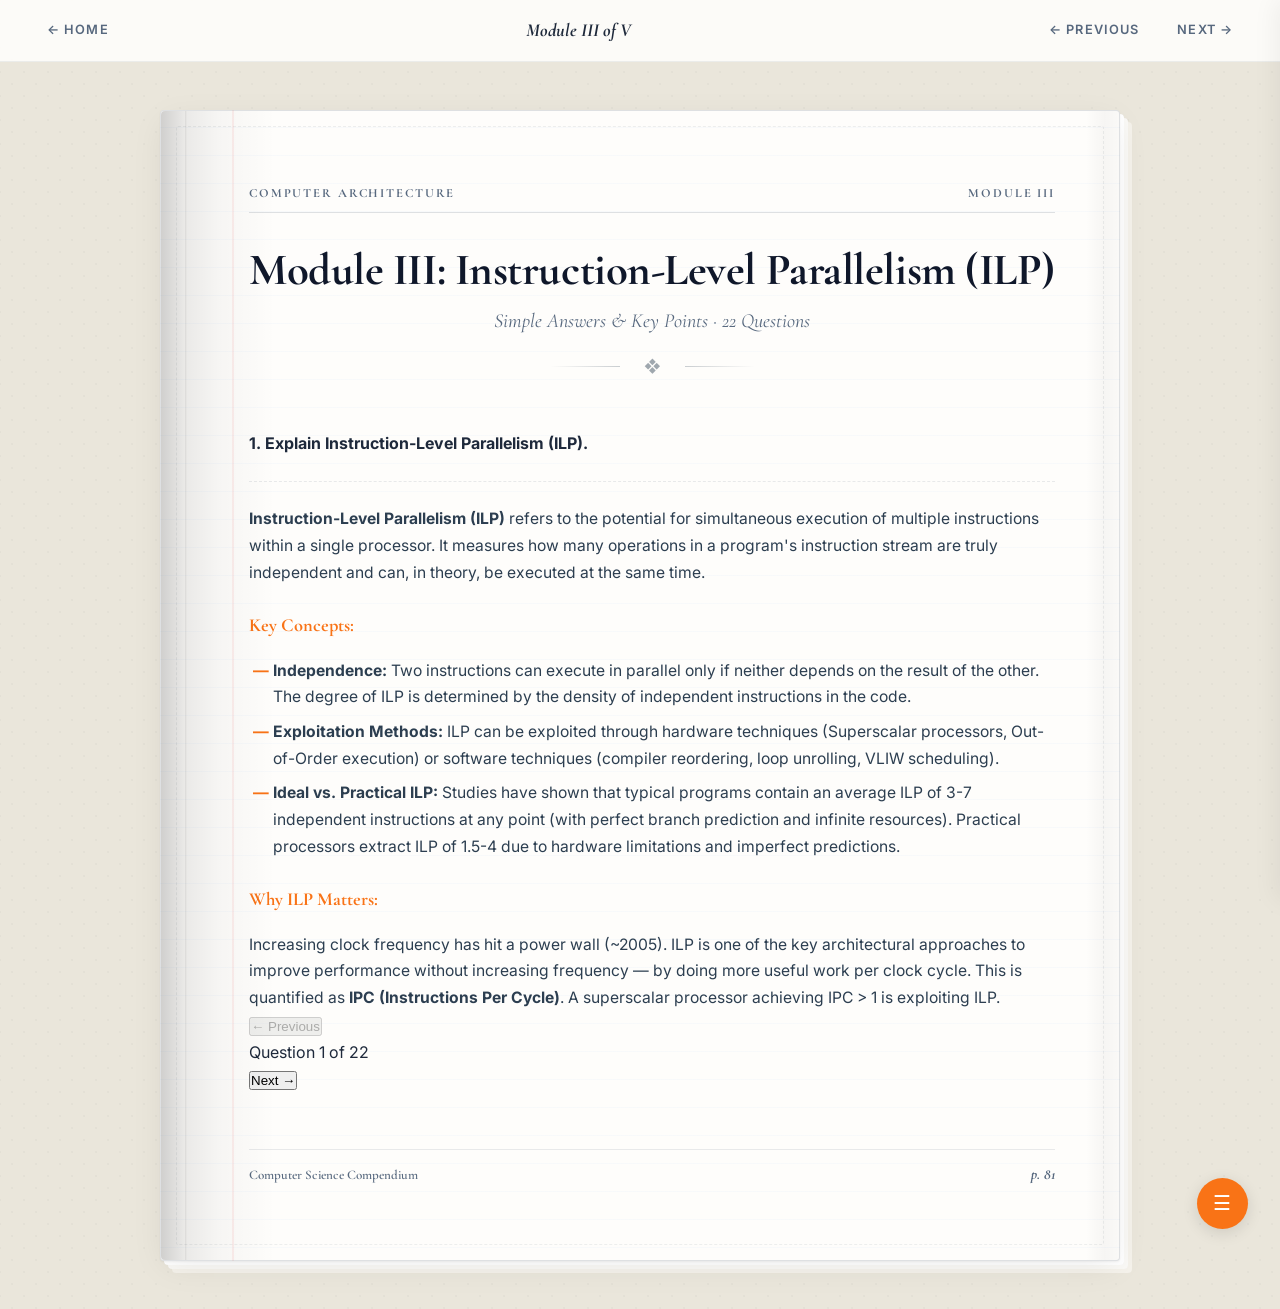
<file: ilp.html>
<!DOCTYPE html>
<html lang="en">
<head>
    <meta charset="UTF-8">
    <meta name="viewport" content="width=device-width, initial-scale=1.0">
    <title>Module 3: Instruction-Level Parallelism - Detailed Answers</title>
    <!-- Google Fonts -->
    <link rel="preconnect" href="https://fonts.googleapis.com">
    <link rel="preconnect" href="https://fonts.gstatic.com" crossorigin>
    <link href="https://fonts.googleapis.com/css2?family=Cormorant+Garamond:ital,wght@0,300;0,400;0,500;0,600;0,700;1,400;1,500;1,600&family=Inter:wght@300;400;500;600;700;800&display=swap" rel="stylesheet">

    <!-- Link to Shared Notes Stylesheet -->
    <link rel="stylesheet" href="notes.css">

    <!-- Page Specific Variable Colors -->
    <style>
        :root {
            --primary-color: var(--color-u3, #f97316); /* Terracotta Orange Accent */
            --primary-light: rgba(249, 115, 22, 0.05);
            --border-color: rgba(249, 115, 22, 0.15);
        }
    </style>
</head>
<body>

<nav class="top-nav">
    <a href="index.html">← Home</a>
    <span class="nav-title">Module III of V</span>
    <div style="display:flex;gap:0.5rem;">
        <a href="memory.html">← Previous</a>
        <a href="vector.html">Next →</a>
    </div>
</nav>

<div class="container">
    <header>
        <h1>Module III: Instruction-Level Parallelism (ILP)</h1>
        <p class="subtitle">Simple Answers &amp; Key Points · 22 Questions</p>
        <div class="book-divider">
            <span class="line"></span>
            <span class="ornament">❖</span>
            <span class="line"></span>
        </div>
    </header>
    <div class="section">

<div class="qa-card">
<h4 class="qa-question">1. Explain Instruction-Level Parallelism (ILP).</h4>
<div class="answer">
    <p><b>Instruction-Level Parallelism (ILP)</b> refers to the potential for simultaneous execution of multiple instructions within a single processor. It measures how many operations in a program's instruction stream are truly independent and can, in theory, be executed at the same time.</p>

    <p><span class="highlight">Key Concepts:</span></p>
    <ul>
        <li><b>Independence:</b> Two instructions can execute in parallel only if neither depends on the result of the other. The degree of ILP is determined by the density of independent instructions in the code.</li>
        <li><b>Exploitation Methods:</b> ILP can be exploited through hardware techniques (Superscalar processors, Out-of-Order execution) or software techniques (compiler reordering, loop unrolling, VLIW scheduling).</li>
        <li><b>Ideal vs. Practical ILP:</b> Studies have shown that typical programs contain an average ILP of 3-7 independent instructions at any point (with perfect branch prediction and infinite resources). Practical processors extract ILP of 1.5-4 due to hardware limitations and imperfect predictions.</li>
    </ul>

    <p><span class="highlight">Why ILP Matters:</span></p>
    <p>Increasing clock frequency has hit a power wall (~2005). ILP is one of the key architectural approaches to improve performance without increasing frequency — by doing more useful work per clock cycle. This is quantified as <b>IPC (Instructions Per Cycle)</b>. A superscalar processor achieving IPC &gt; 1 is exploiting ILP.</p>
</div>
</div>

<div class="qa-card">
<h4 class="qa-question">2. Explain the difference between static and dynamic ILP.</h4>
<div class="answer">
    <p>Static and Dynamic ILP refer to <i>who</i> is responsible for discovering and scheduling independent instructions — the compiler (software) or the processor hardware.</p>

    <table>
        <tr><th>Feature</th><th>Static ILP (Compiler-Based)</th><th>Dynamic ILP (Hardware-Based)</th></tr>
        <tr><td><b>Responsible Party</b></td><td>The compiler (software).</td><td>The processor (hardware).</td></tr>
        <tr><td><b>Scheduling Time</b></td><td>Compile-time (static).</td><td>Run-time (dynamic).</td></tr>
        <tr><td><b>Mechanism</b></td><td>Compiler reorders instructions, unrolls loops, and schedules VLIW execution.</td><td>Hardware uses Reservation Stations, Reorder Buffers, and Register Renaming to run instructions out-of-order.</td></tr>
        <tr><td><b>Adaptability</b></td><td>Cannot adapt to dynamic runtime events (like cache misses or data-dependent branches).</td><td>Highly adaptable; dynamically schedules instructions around cache misses and runtime branches.</td></tr>
        <tr><td><b>Binary Compatibility</b></td><td>Poor. Binaries are tied to the specific processor generation; require recompilation for newer CPUs.</td><td>Excellent. Legacy binaries run on newer processors without recompilation.</td></tr>
        <tr><td><b>Hardware Overhead</b></td><td>Minimal. Simple control logic, highly power-efficient.</td><td>High. Complex control logic, power-hungry, and consumes significant chip area.</td></tr>
        <tr><td><b>Examples</b></td><td>VLIW processors (e.g., Intel Itanium, TI C6000 DSPs).</td><td>Superscalar processors (e.g., Intel Core, AMD Ryzen, Apple Silicon).</td></tr>
    </table>
</div>
</div>

<div class="qa-card">
<h4 class="qa-question">3. Explain RAW, WAR, and WAW hazards (types of instruction dependencies that limit ILP).</h4>
<div class="answer">
    <p>These are the three types of data dependencies between instructions. They define the limits of ILP because dependent instructions cannot execute simultaneously.</p>

    <p><span class="highlight">1. RAW — Read After Write (True Dependency):</span></p>
    <ul>
        <li><b>Scenario:</b> Instruction J tries to read a register that Instruction I has not yet written to.</li>
        <li><b>Example:</b><br>
        <code>I: ADD R1, R2, R3</code> (writes to R1)<br>
        <code>J: SUB R4, R1, R5</code> (reads R1)</li>
        <li><b>Nature:</b> This is a <b>true data dependency</b>. J genuinely needs the result produced by I. It CANNOT be eliminated by any renaming trick.</li>
        <li><b>Impact on ILP:</b> J must wait until I produces R1's value. This serializes the instructions.</li>
    </ul>

    <p><span class="highlight">2. WAR — Write After Read (Anti-Dependency):</span></p>
    <ul>
        <li><b>Scenario:</b> Instruction J tries to write to a register that Instruction I has not yet finished reading.</li>
        <li><b>Example:</b><br>
        <code>I: SUB R4, R1, R5</code> (reads R1)<br>
        <code>J: ADD R1, R2, R3</code> (writes to R1)</li>
        <li><b>Nature:</b> This is a <b>false dependency</b> (name dependency). There is no actual data flow from I to J. The conflict arises only because both happen to use the same register name R1.</li>
        <li><b>Resolution:</b> <b>Register Renaming</b> can eliminate WAR. Rename J's destination to a different physical register (e.g., R1' = R2 + R3), allowing J to execute freely alongside I.</li>
    </ul>

    <p><span class="highlight">3. WAW — Write After Write (Output Dependency):</span></p>
    <ul>
        <li><b>Scenario:</b> Instruction J tries to write to the same register that Instruction I also writes to.</li>
        <li><b>Example:</b><br>
        <code>I: ADD R1, R2, R3</code> (writes to R1)<br>
        <code>J: MUL R1, R4, R5</code> (also writes to R1)</li>
        <li><b>Nature:</b> Another <b>false dependency</b>. The final value of R1 must be J's result. If J completes before I (in out-of-order execution), I's stale result would incorrectly overwrite J's.</li>
        <li><b>Resolution:</b> <b>Register Renaming</b> eliminates WAW. Map each write to a unique physical register. The commit logic ensures the correct final value is visible.</li>
    </ul>
</div>
</div>

<div class="qa-card">
<h4 class="qa-question">4. Role of compiler optimization in exploiting ILP?</h4>
<div class="answer">
    <p>The compiler plays a critical role in exposing and organizing ILP for the hardware to exploit. Even in superscalar processors with dynamic scheduling, compiler optimizations significantly boost performance.</p>

    <p><span class="highlight">Key Compiler Techniques:</span></p>
    <ol>
        <li><b>Instruction Scheduling (Code Reordering):</b> The compiler analyzes data dependencies and reorders independent instructions to fill pipeline slots that would otherwise be wasted as stalls. For example, it moves an independent <code>LOAD</code> instruction before a dependent <code>ADD</code> to hide the memory access latency.</li>
        <li><b>Loop Unrolling:</b> The compiler duplicates the loop body multiple times and adjusts the loop counter. This removes branch overhead and, more importantly, exposes independent instructions from different original iterations that the hardware can execute in parallel.</li>
        <li><b>Software Pipelining:</b> An advanced technique where the compiler interleaves instructions from different loop iterations into a single iteration body. This creates a "pipeline" of iterations at the instruction level, maximizing functional unit utilization.</li>
        <li><b>Register Allocation:</b> Efficient register allocation reduces spills to memory. More values held in registers means fewer slow Load/Store operations and more opportunities for the hardware to find ILP.</li>
        <li><b>Trace Scheduling:</b> The compiler identifies the most frequently executed paths through the program (traces) and optimizes those paths aggressively by reordering instructions across basic block boundaries and branch points.</li>
    </ol>

    <p><span class="highlight">Significance:</span> Without compiler optimization, even the most advanced superscalar hardware would find far fewer independent instructions to execute in parallel. The compiler's global view of the program enables optimizations that localized hardware logic cannot achieve.</p>
</div>
</div>

<div class="qa-card">
<h4 class="qa-question">5. Major challenges in increasing ILP in modern processors?</h4>
<div class="answer">
    <p>Despite decades of architectural innovation, extracting more ILP from programs faces several fundamental limits:</p>

    <ol>
        <li><span class="highlight">True Data Dependencies (RAW):</span> These cannot be eliminated by any hardware or software technique. If instruction B needs the result of instruction A, B must wait. The critical path of data dependencies defines the theoretical maximum ILP of any program.</li>
        <li><span class="highlight">Control Dependencies (Branches):</span> Programs contain 15-25% branch instructions. Each branch creates uncertainty about which instructions to execute next. Even with 97% prediction accuracy, a 3% misprediction rate causes significant pipeline flushes in deep pipelines, wasting many cycles of speculative work.</li>
        <li><span class="highlight">Memory Latency (Cache Misses):</span> An L1 cache miss stalls the dependent instruction chain for 10-15 cycles (L2 hit) or 100+ cycles (DRAM access). This latency is nearly impossible to hide if subsequent instructions depend on the loaded data.</li>
        <li><span class="highlight">Finite Hardware Resources:</span> The processor has a limited number of ALUs, load/store units, and physical registers. Even if 10 independent instructions exist, if the processor only has 4 ALUs, only 4 can execute per cycle.</li>
        <li><span class="highlight">Power and Complexity Wall:</span> Out-of-order logic (Reorder Buffers, Reservation Stations, Register Rename tables) consumes enormous chip area and power. The energy cost of the ILP extraction logic can exceed the energy cost of the actual computation. Diminishing returns set in rapidly beyond 4-6 wide issue.</li>
        <li><span class="highlight">Window Size Limitation:</span> The hardware can only "see" a limited number of instructions ahead (the instruction window, typically 128-300 instructions). ILP opportunities beyond this window are invisible to the hardware.</li>
    </ol>
</div>
</div>

<div class="qa-card">
<h4 class="qa-question">6. Explain loop unrolling.</h4>
<div class="answer">
    <p><b>Loop unrolling</b> is a compiler optimization technique that replicates the body of a loop multiple times within a single iteration and adjusts the loop control accordingly. Its primary purpose is to expose more ILP and reduce loop overhead.</p>

    <p><span class="highlight">Before Unrolling (Original Loop):</span></p>
    <pre>
for (i = 0; i &lt; 100; i++) {
    A[i] = A[i] + B[i];
}
    </pre>
    <p>Each iteration has: 1 load A[i], 1 load B[i], 1 add, 1 store A[i], 1 branch (loop test). That's 5 instructions, with the branch consuming 20% of the work.</p>

    <p><span class="highlight">After Unrolling by Factor 4:</span></p>
    <pre>
for (i = 0; i &lt; 100; i += 4) {
    A[i]   = A[i]   + B[i];
    A[i+1] = A[i+1] + B[i+1];
    A[i+2] = A[i+2] + B[i+2];
    A[i+3] = A[i+3] + B[i+3];
}
    </pre>
    <p>Now each iteration has: 4 loads A, 4 loads B, 4 adds, 4 stores, 1 branch = 17 instructions. The branch now consumes only ~6% of the work.</p>

    <p><span class="highlight">Benefits:</span></p>
    <ol>
        <li><b>Reduced Branch Overhead:</b> The loop executes 25 iterations (instead of 100), reducing the number of branch instructions and associated prediction penalties by 75%.</li>
        <li><b>Exposed ILP:</b> The 4 add operations in the unrolled body are completely independent of each other (they access different array elements). A superscalar processor can issue all 4 adds simultaneously if it has enough ALUs.</li>
        <li><b>Better Register Utilization:</b> The compiler can now schedule loads early and keep values in registers longer, hiding memory latency.</li>
    </ol>

    <p><span class="highlight">Drawback:</span> Increased code size (instruction cache pressure). If unrolled too aggressively, the larger loop body may not fit in the I-Cache, causing instruction cache misses.</p>
</div>
</div>

<div class="qa-card">
<h4 class="qa-question">7. Explain how superscalar processors achieve ILP.</h4>
<div class="answer">
    <p>A <b>Superscalar processor</b> is a CPU that can issue and execute <b>more than one instruction per clock cycle</b> by having multiple parallel execution pipelines (functional units).</p>

    <p><span class="highlight">Architecture:</span></p>
    <ul>
        <li>A superscalar processor with an <b>issue width of N</b> can fetch, decode, and dispatch up to N instructions per clock cycle.</li>
        <li>It contains multiple functional units: e.g., 2 integer ALUs, 2 FP units, 2 Load/Store units, 1 Branch unit.</li>
    </ul>

    <p><span class="highlight">How ILP is Achieved (Step-by-Step):</span></p>
    <ol>
        <li><b>Fetch Multiple Instructions:</b> The front-end fetches N instructions from the I-Cache per cycle (e.g., 4-6 instructions on modern CPUs).</li>
        <li><b>Decode & Rename:</b> The decoder checks for dependencies. The <b>Register Renaming</b> unit maps architectural registers to a larger pool of physical registers, eliminating WAR and WAW false dependencies.</li>
        <li><b>Dynamic Scheduling (Dispatch to Reservation Stations):</b> Decoded instructions are placed into Reservation Stations in front of each functional unit. Instructions wait here until all their operands are available.</li>
        <li><b>Out-of-Order Issue:</b> As soon as an instruction in any Reservation Station has all its operands ready, it is <b>issued</b> to the corresponding functional unit for execution, regardless of program order.</li>
        <li><b>Execute in Parallel:</b> Multiple functional units operate simultaneously, executing independent instructions in the same clock cycle.</li>
        <li><b>In-Order Commit (via ROB):</b> Completed results are held in the Reorder Buffer. Instructions are committed (results written to architectural state) strictly in original program order to maintain correctness and support precise exceptions.</li>
    </ol>

    <p><span class="highlight">Example:</span> A 4-wide superscalar processor with ideal conditions can retire up to 4 instructions per cycle, achieving an IPC (Instructions Per Cycle) of up to 4.</p>
</div>
</div>

<div class="qa-card">
<h4 class="qa-question">8. What is out-of-order execution? How does it relate to ILP?</h4>
<div class="answer">
    <p><b>Out-of-Order (OoO) Execution</b> is a hardware technique where the processor executes instructions in an order determined by the availability of their input data, rather than strictly following the original program order.</p>

    <p><span class="highlight">Why OoO is Needed:</span></p>
    <p>Consider instructions: I1 (slow cache miss), I2 (depends on I1), I3 (independent of I1 and I2). In an in-order processor, I3 is blocked behind I2, which is blocked behind I1. In an OoO processor, I3 can execute immediately while I1 is still waiting for memory.</p>

    <p><span class="highlight">How OoO Works:</span></p>
    <ol>
        <li><b>In-Order Front-End:</b> Instructions are fetched and decoded in program order.</li>
        <li><b>Register Renaming:</b> Architectural registers are mapped to physical registers to eliminate WAR/WAW false dependencies.</li>
        <li><b>Dispatch to Reservation Stations:</b> Instructions are dispatched to waiting areas (Reservation Stations) associated with specific functional units.</li>
        <li><b>Out-of-Order Issue & Execute:</b> Each clock cycle, the hardware scans the Reservation Stations. Any instruction whose operands are ALL available is issued to its functional unit for execution, bypassing older instructions that are still waiting.</li>
        <li><b>In-Order Commit (Retirement):</b> Completed results are buffered in the <b>Reorder Buffer (ROB)</b>. The ROB retires instructions strictly in program order, writing their results to the architectural register file. This ensures precise exceptions and correct program behavior.</li>
    </ol>

    <p><span class="highlight">Relation to ILP:</span> OoO execution is the <b>primary hardware mechanism</b> for exploiting dynamic ILP. By looking ahead through the instruction window and executing independent instructions whenever possible, OoO processors extract significantly more ILP than in-order processors. Modern OoO cores can look at windows of 200-300 instructions to find parallelism.</p>
</div>
</div>

<div class="qa-card">
<h4 class="qa-question">9. Describe Tomasulo's algorithm and how it helps in achieving ILP.</h4>
<div class="answer">
    <p><b>Tomasulo's Algorithm</b> (developed by Robert Tomasulo at IBM in 1967) is a pioneering hardware scheme for dynamic instruction scheduling that enables out-of-order execution. It was first implemented in the IBM System/360 Model 91 floating-point unit.</p>

    <p><span class="highlight">Key Hardware Components:</span></p>
    <ol>
        <li><b>Reservation Stations (RS):</b> Buffers in front of each functional unit. Each RS entry holds an instruction, its operands (or tags pointing to the sources that will produce them), and the operation code. Instructions wait here until their data is ready.</li>
        <li><b>Common Data Bus (CDB):</b> A broadcast bus. When a functional unit produces a result, it broadcasts the result along with the RS tag on the CDB. All Reservation Stations and the Register File simultaneously listen and capture the value if they were waiting for that tag.</li>
        <li><b>Register File with Tags:</b> Instead of just storing values, each register entry can also store a <b>tag</b> indicating which Reservation Station will produce the value. This is Tomasulo's form of register renaming.</li>
    </ol>

    <p><span class="highlight">Algorithm Steps:</span></p>
    <ol>
        <li><b>Issue:</b> Decode the instruction. If a Reservation Station is free for the required functional unit, issue the instruction into it. Read available operands from the Register File. If an operand is not ready, store the tag of the RS that will produce it.</li>
        <li><b>Execute:</b> The RS monitors the CDB. When both operands become available (either from the register file or via CDB broadcast), the instruction is sent to the functional unit for execution.</li>
        <li><b>Write Result:</b> When execution completes, the result is broadcast on the CDB. All waiting RSs and register file entries that are expecting this tag capture the value.</li>
    </ol>

    <p><span class="highlight">How It Achieves ILP:</span></p>
    <ul>
        <li><b>Eliminates WAR/WAW:</b> Because operands are copied into Reservation Stations (or captured via CDB), the original register can be overwritten safely. This is an implicit form of register renaming.</li>
        <li><b>Enables OoO Execution:</b> Instructions execute as soon as their data is available, not necessarily in program order.</li>
        <li><b>Distributed Scheduling:</b> Each RS independently decides when its instruction is ready, creating a highly parallel scheduling mechanism.</li>
    </ul>
</div>
</div>

<div class="qa-card">
<h4 class="qa-question">10. How do register renaming techniques eliminate false dependencies?</h4>
<div class="answer">
    <p><b>Register Renaming</b> is a hardware technique that maps the limited set of <b>architectural registers</b> (the registers defined by the ISA, e.g., R0-R31) to a much larger pool of hidden <b>physical registers</b>. This eliminates WAR and WAW false dependencies.</p>

    <p><span class="highlight">The Problem (False Dependencies):</span></p>
    <pre>
I1: ADD R1, R2, R3   (Writes R1)
I2: SUB R4, R1, R5   (Reads R1 — True RAW dependency on I1)
I3: MUL R1, R6, R7   (Writes R1 — WAW with I1, WAR with I2)
    </pre>
    <p>I3 cannot execute before I2 reads R1 (WAR). I3 cannot execute before I1 writes R1 (WAW). But I3 doesn't actually need I1's result — it just happens to reuse the name "R1".</p>

    <p><span class="highlight">The Solution (Register Renaming):</span></p>
    <p>The hardware maintains a Rename Table that maps each architectural register to a physical register. Every instruction that writes to a register gets a <b>new, unique physical register</b>.</p>
    <pre>
I1: ADD P31, P2, P3   (R1 → P31)
I2: SUB P4, P31, P5   (Still reads P31 — RAW preserved)
I3: MUL P32, P6, P7   (R1 → P32, a NEW physical register)
    </pre>
    <p>Now:</p>
    <ul>
        <li>The WAW between I1 and I3 is gone: they write to P31 and P32 respectively.</li>
        <li>The WAR between I2 and I3 is gone: I2 reads P31 (a fixed snapshot), I3 writes to P32. They can execute in any order or simultaneously.</li>
        <li>The true RAW between I1 and I2 is preserved: I2 still waits for I1 to produce P31.</li>
    </ul>

    <p><span class="highlight">ILP Impact:</span> By eliminating false dependencies, register renaming dramatically increases the number of instructions that can execute in parallel, unlocking ILP that was hidden by the limited number of architectural register names.</p>
</div>
</div>

<div class="qa-card">
<h4 class="qa-question">11. Pipeline hazards restricting ILP. What is speculative execution?</h4>
<div class="answer">
    <p><span class="highlight">How Pipeline Hazards Restrict ILP:</span></p>
    <ul>
        <li><b>Data Hazards (RAW):</b> Create serial chains of dependent instructions that cannot be parallelized. The critical path of RAW dependencies is the fundamental limit on ILP.</li>
        <li><b>Control Hazards (Branches):</b> At every branch, the processor doesn't know which instructions to execute next. If it guesses wrong, all speculatively executed instructions must be flushed, wasting cycles and energy.</li>
        <li><b>Structural Hazards:</b> Limited functional units restrict how many independent instructions can execute simultaneously. If there are 6 independent ADD instructions but only 2 ALUs, only 2 can execute per cycle.</li>
    </ul>

    <p><span class="highlight">Speculative Execution:</span></p>
    <p><b>Definition:</b> Speculative execution is a technique where the processor predicts the outcome of a branch (using a branch predictor) and <b>begins executing instructions from the predicted path before the branch condition is actually resolved</b>.</p>

    <p><span class="highlight">How It Contributes to ILP:</span></p>
    <ol>
        <li><b>Eliminates Control Hazard Stalls:</b> Instead of stalling the pipeline waiting for the branch to resolve, the processor keeps the pipeline full by executing predicted instructions.</li>
        <li><b>Correct Prediction:</b> If the prediction is correct (~95%+ of the time), the speculative instructions are committed normally. Zero performance loss.</li>
        <li><b>Incorrect Prediction:</b> If wrong, the Reorder Buffer discards all speculatively computed results, the pipeline is flushed, and execution restarts from the correct path. This incurs a penalty, but the average benefit across all branches far outweighs the occasional cost.</li>
        <li><b>Enabling OoO Past Branches:</b> Without speculation, the OoO window stops at every branch. With speculation, the window extends past multiple branches, finding far more ILP.</li>
    </ol>
</div>
</div>

<div class="qa-card">
<h4 class="qa-question">12. Loop with 4 dependent instructions. How can loop unrolling improve ILP?</h4>
<div class="answer">
    <p><span class="highlight">The Problem:</span></p>
    <p>Consider a loop where the 4 instructions within a single iteration form a chain of RAW dependencies:</p>
    <pre>
Loop:  LOAD  R1, 0(R2)      ; I1: Load from memory
       ADD   R1, R1, R3     ; I2: Depends on I1 (RAW)
       MUL   R1, R1, R4     ; I3: Depends on I2 (RAW)
       STORE R1, 0(R2)      ; I4: Depends on I3 (RAW)
       ADDI  R2, R2, 4      ; Increment pointer
       BNE   R2, R5, Loop   ; Branch
    </pre>
    <p>Within a single iteration, I1→I2→I3→I4 is a strict serial chain. The ILP within one iteration is effectively 1 (no parallelism).</p>

    <p><span class="highlight">The Solution — Unrolling by 4:</span></p>
    <pre>
Loop:  LOAD  R1,  0(R2)     ; Iteration 1
       LOAD  R6,  4(R2)     ; Iteration 2 (INDEPENDENT of R1)
       LOAD  R7,  8(R2)     ; Iteration 3 (INDEPENDENT)
       LOAD  R8, 12(R2)     ; Iteration 4 (INDEPENDENT)
       ADD   R1, R1, R3     ; Depends on Load 1
       ADD   R6, R6, R3     ; Depends on Load 2 (INDEPENDENT of ADD R1)
       ADD   R7, R7, R3     ; Depends on Load 3 (INDEPENDENT)
       ADD   R8, R8, R3     ; Depends on Load 4 (INDEPENDENT)
       MUL   R1, R1, R4     ; ...and so on
       ...
    </pre>

    <p><span class="highlight">Why This Improves ILP:</span></p>
    <ul>
        <li>The 4 LOAD instructions are independent (different addresses). A superscalar processor can issue all 4 simultaneously if it has 2 load units.</li>
        <li>The 4 ADD instructions are independent (different registers). They can be issued in parallel.</li>
        <li>While waiting for Load 1's result (memory latency), the processor is doing useful work: executing Loads 2, 3, and 4. Memory latency is <b>hidden</b>.</li>
        <li>Inter-iteration parallelism is now visible within a single iteration body.</li>
    </ul>
</div>
</div>

<div class="qa-card">
<h4 class="qa-question">13. Given instruction sequence, identify dependencies and determine parallel issue (width=2).</h4>
<div class="answer">
    <p><span class="highlight">General Exam Approach:</span></p>
    <ol>
        <li><b>List all instructions</b> and identify their source and destination registers.</li>
        <li><b>Build a dependency graph:</b> For each instruction pair (I, J) where J comes after I, check:
            <ul>
                <li>RAW: J reads a register that I writes? → True dependency (J must wait for I).</li>
                <li>WAR: J writes a register that I reads? → Anti-dependency (can be renamed).</li>
                <li>WAW: J writes a register that I writes? → Output dependency (can be renamed).</li>
            </ul>
        </li>
        <li><b>Determine issue groups:</b> With issue width = 2, pair up instructions that have NO RAW dependency between them.</li>
    </ol>

    <p><span class="highlight">Example:</span></p>
    <pre>
I1: ADD  R1, R2, R3    (Writes R1)
I2: SUB  R4, R1, R5    (Reads R1 — RAW on I1)
I3: MUL  R6, R7, R8    (Independent of I1 and I2)
I4: AND  R9, R6, R1    (Reads R6 — RAW on I3, Reads R1 — RAW on I1)
    </pre>

    <p><b>Dependency Analysis:</b></p>
    <ul>
        <li>I2 depends on I1 (RAW via R1) → Cannot issue together.</li>
        <li>I3 is independent of I1 and I2 → Can issue with either.</li>
        <li>I4 depends on I1 (R1) and I3 (R6) → Must wait for both.</li>
    </ul>

    <p><b>Issue Schedule (Width = 2):</b></p>
    <table>
        <tr><th>Cycle</th><th>Slot 1</th><th>Slot 2</th></tr>
        <tr><td>1</td><td>I1: ADD R1, R2, R3</td><td>I3: MUL R6, R7, R8</td></tr>
        <tr><td>2</td><td>I2: SUB R4, R1, R5</td><td>(stall — I4 not ready)</td></tr>
        <tr><td>3</td><td>I4: AND R9, R6, R1</td><td>—</td></tr>
    </table>
    <p>Total: 3 cycles for 4 instructions. IPC = 4/3 = 1.33.</p>
</div>
</div>

<div class="qa-card">
<h4 class="qa-question">14. Machine issues 4 instr/clock, CPI = 1.2. Calculate IPC and potential ILP.</h4>
<div class="answer">
    <p><b>Given:</b></p>
    <ul>
        <li>Issue Width = 4 instructions per clock cycle</li>
        <li>Measured CPI (Cycles Per Instruction) = 1.2</li>
    </ul>

    <p><b>Step 1: Calculate IPC (Instructions Per Cycle)</b></p>
    <div class="formula-box">IPC = 1 / CPI = 1 / 1.2 = 0.833 instructions per cycle</div>

    <p><b>Step 2: Determine Potential ILP</b></p>
    <ul>
        <li>The <b>potential ILP</b> of this machine (its maximum theoretical throughput) is equal to its issue width = <b>4 instructions per cycle</b>.</li>
        <li>This would correspond to a best-case CPI of 1/4 = 0.25.</li>
    </ul>

    <p><b>Step 3: Analyze the Gap</b></p>
    <ul>
        <li>The machine is achieving only 0.833 IPC out of a possible 4 IPC.</li>
        <li><b>Utilization = Actual IPC / Maximum IPC = 0.833 / 4 = 20.8%</b>.</li>
        <li>This means approximately 79% of the processor's execution slots are wasted every cycle due to data dependencies, branch mispredictions, cache misses, and structural hazards.</li>
    </ul>

    <p><b>Conclusion:</b> IPC = <b>0.833</b>. The potential ILP of the architecture is <b>4</b>, but the actual program only exploits about 21% of it. This illustrates the ILP wall — real programs simply do not have enough independent instructions to fully utilize wide-issue processors.</p>
</div>
</div>

<div class="qa-card">
<h4 class="qa-question">15. Compiler eliminates 3 stalls. Original CPI = 2.5. New CPI?</h4>
<div class="answer">
    <p><b>Interpretation:</b> The question likely means the compiler reorders instructions to eliminate 3 stall cycles per instruction on average from the original pipeline.</p>

    <p><b>Given:</b></p>
    <ul>
        <li>Original CPI = 2.5 (which means: Ideal CPI of 1.0 + 1.5 stall cycles per instruction)</li>
        <li>The compiler optimization eliminates 3 stall cycles. However, since the total stall component is only 1.5, the compiler can at most eliminate all 1.5 stall cycles.</li>
    </ul>

    <p><span class="highlight">Interpretation A (3 stalls eliminated from total program, not per instruction):</span></p>
    <p>If 3 stall cycles are eliminated from an N-instruction sequence:</p>
    <div class="formula-box">New Total Cycles = (N × 2.5) - 3<br>
    New CPI = 2.5 - (3/N)</div>
    <p>For large N, this approaches 2.5 (negligible improvement).</p>

    <p><span class="highlight">Interpretation B (Stall penalty per hazard reduced by eliminating 3 types of stalls):</span></p>
    <p>If the compiler reduces the stall component from 1.5 to a lower value (e.g., by scheduling away 3 categories of stall):</p>
    <div class="formula-box">New CPI = Ideal CPI + Remaining Stalls = 1.0 + (1.5 - reduction)</div>
    <p>If all stalls are eliminated: New CPI = 1.0 (the ideal).</p>

    <p><b>Most Likely Intended Answer:</b> If the original CPI includes 1.5 stall cycles and the compiler manages to eliminate all of them → <b>New CPI = 1.0</b>. If the "3 stalls" means the penalty is reduced by 3 stall cycles (not possible since only 1.5 exist), the minimum is still <b>CPI = 1.0</b>.</p>
</div>
</div>

<div class="qa-card">
<h4 class="qa-question">16. Determine achievable ILP assuming ideal branch prediction and no cache misses.</h4>
<div class="answer">
    <p>Under ideal conditions (perfect branch prediction, no cache misses, infinite resources), the achievable ILP is limited solely by <b>True Data Dependencies (RAW dependencies)</b>.</p>

    <p><span class="highlight">Method to Determine ILP:</span></p>
    <ol>
        <li><b>Build a Data Flow Graph (DFG):</b> Represent each instruction as a node. Draw directed edges from instruction I to instruction J if J has a RAW dependency on I.</li>
        <li><b>Find the Critical Path:</b> The longest chain of dependent instructions through the graph. This is the minimum number of cycles required, even with infinite parallelism.</li>
        <li><b>Calculate ILP:</b>
        <div class="formula-box">ILP = Total Number of Instructions / Length of Critical Path (in cycles)</div></li>
    </ol>

    <p><span class="highlight">Example:</span></p>
    <pre>
I1: LOAD R1, mem     ; 1 cycle (assume)
I2: LOAD R2, mem     ; 1 cycle (independent of I1)
I3: ADD R3, R1, R2   ; 1 cycle (depends on I1 AND I2)
I4: MUL R4, R3, R5   ; 1 cycle (depends on I3)
I5: LOAD R6, mem     ; 1 cycle (independent)
I6: ADD R7, R6, R4   ; 1 cycle (depends on I4 AND I5)
    </pre>
    <p>Critical Path: I1 → I3 → I4 → I6 = 4 cycles. Total instructions = 6.</p>
    <div class="formula-box">ILP = 6 / 4 = 1.5</div>
    <p>Even with infinite resources, this code can only achieve an IPC of 1.5 due to the chain of true dependencies.</p>
</div>
</div>

<div class="qa-card">
<h4 class="qa-question">17. What is VLIW (Very Long Instruction Word) architecture?</h4>
<div class="answer">
    <p><b>VLIW</b> is a processor architecture where the compiler explicitly packages multiple independent operations into a single, very wide instruction word. The hardware executes all operations within the word simultaneously without performing any runtime dependency checking.</p>

    <p><span class="highlight">Architecture Details:</span></p>
    <ul>
        <li>A VLIW instruction word is typically 128-1024 bits wide, containing multiple "slots" (e.g., 2 integer ops + 2 FP ops + 2 memory ops + 1 branch op).</li>
        <li>The compiler is entirely responsible for filling these slots with independent operations. If no independent operation is available for a slot, the compiler inserts a NOP.</li>
        <li>The hardware has multiple functional units (one per slot) that execute in lockstep based on the instruction word.</li>
    </ul>

    <p><span class="highlight">Key Characteristics:</span></p>
    <ol>
        <li><b>No Dynamic Scheduling Hardware:</b> No Reservation Stations, no Reorder Buffer, no Register Renaming. All scheduling is done statically by the compiler.</li>
        <li><b>Simple, Power-Efficient Hardware:</b> The chip area saved from removing OoO logic can be used for more functional units, larger caches, or lower power consumption.</li>
        <li><b>Compiler Dependency:</b> The quality of the generated code depends heavily on the compiler's ability to find ILP. A poor compiler produces many NOPs and underutilizes the hardware.</li>
    </ol>

    <p><span class="highlight">Examples:</span> Intel Itanium (IA-64/EPIC), Texas Instruments C6000 DSPs, some embedded and signal processing architectures.</p>
</div>
</div>

<div class="qa-card">
<h4 class="qa-question">18. How does VLIW exploit ILP?</h4>
<div class="answer">
    <p>VLIW exploits ILP entirely through <b>static, compile-time analysis and scheduling</b>. The compiler does all the heavy lifting that would otherwise be done by expensive runtime hardware in a superscalar processor.</p>

    <p><span class="highlight">The Process:</span></p>
    <ol>
        <li><b>Dependency Analysis:</b> The compiler builds a complete dependency graph of the entire program (or large regions of it), identifying all RAW, WAR, and WAW dependencies.</li>
        <li><b>Register Allocation & Renaming:</b> The compiler eliminates WAR and WAW by using different registers (it has full visibility of the register file at compile time).</li>
        <li><b>Instruction Scheduling:</b> The compiler groups independent operations together and assigns them to specific functional unit slots in the VLIW instruction word.</li>
        <li><b>Loop Unrolling & Software Pipelining:</b> The compiler aggressively unrolls loops and applies software pipelining (interleaving iterations) to fill as many VLIW slots as possible.</li>
        <li><b>Speculative Code Motion:</b> The compiler may move instructions above branches speculatively. If the branch is mispredicted, the results are simply ignored (using predicated execution or speculative loads).</li>
    </ol>

    <p><span class="highlight">Example VLIW Word (4 slots):</span></p>
    <pre>
| ADD R1, R2, R3 | MUL R4, R5, R6 | LOAD R7, 0(R8) | BNE R9, Loop |
    </pre>
    <p>All four operations execute simultaneously in a single clock cycle.</p>
</div>
</div>

<div class="qa-card">
<h4 class="qa-question">19. Compare superscalar and VLIW approaches to ILP.</h4>
<div class="answer">
    <table>
        <tr><th>Feature</th><th>Superscalar</th><th>VLIW</th></tr>
        <tr><td><b>ILP Discovery</b></td><td>Dynamic (by hardware at runtime)</td><td>Static (by compiler at compile-time)</td></tr>
        <tr><td><b>Hardware Complexity</b></td><td>Very complex (OoO logic, ROB, RS, Rename)</td><td>Simple (just multiple functional units)</td></tr>
        <tr><td><b>Compiler Complexity</b></td><td>Standard (basic optimizations)</td><td>Very complex (must find all ILP)</td></tr>
        <tr><td><b>Power Consumption</b></td><td>High (complex control logic)</td><td>Lower (simpler control)</td></tr>
        <tr><td><b>Binary Compatibility</b></td><td>Excellent (old binaries run on new CPUs)</td><td>Poor (must recompile for new hardware)</td></tr>
        <tr><td><b>Cache Miss Handling</b></td><td>Good (OoO hides latency dynamically)</td><td>Poor (compile-time scheduling can't predict misses)</td></tr>
        <tr><td><b>Code Size</b></td><td>Compact (standard ISA)</td><td>Large (many NOPs in unfilled slots)</td></tr>
        <tr><td><b>Examples</b></td><td>Intel Core, AMD Ryzen, Apple M-series</td><td>Intel Itanium, TI C6000 DSPs</td></tr>
        <tr><td><b>Market Success</b></td><td>Dominant in general-purpose computing</td><td>Niche (DSPs, embedded, GPUs)</td></tr>
    </table>

    <p><span class="highlight">Key Insight:</span> Superscalar won the general-purpose market because it can handle unpredictable runtime behavior (cache misses, data-dependent branches) gracefully. VLIW thrives in domains with predictable, regular computation (signal processing, media encoding) where the compiler can schedule effectively.</p>
</div>
</div>

<div class="qa-card">
<h4 class="qa-question">20. Role of reservation stations in out-of-order execution?</h4>
<div class="answer">
    <p><b>Reservation Stations (RS)</b> are specialized hardware buffers placed in front of each functional unit in a dynamically scheduled (out-of-order) processor. They are central to Tomasulo's algorithm and modern superscalar designs.</p>

    <p><span class="highlight">Structure of a Reservation Station Entry:</span></p>
    <table>
        <tr><th>Field</th><th>Purpose</th></tr>
        <tr><td>Op</td><td>The operation to perform (ADD, MUL, etc.)</td></tr>
        <tr><td>Vj, Vk</td><td>The actual values of the source operands (if available)</td></tr>
        <tr><td>Qj, Qk</td><td>Tags identifying which RS will produce the operand (if not yet available)</td></tr>
        <tr><td>Busy</td><td>Whether this RS entry is occupied</td></tr>
    </table>

    <p><span class="highlight">Role in OoO Execution:</span></p>
    <ol>
        <li><b>Buffering Instructions:</b> After decode, instructions are dispatched to a free RS. The RS holds the instruction until all its operands are ready, decoupling the decode stage from the execute stage.</li>
        <li><b>Operand Monitoring:</b> Each RS continuously monitors the <b>Common Data Bus (CDB)</b>. When a result is broadcast with a matching tag (Qj or Qk), the RS captures the value into Vj or Vk.</li>
        <li><b>Implicit Register Renaming:</b> Because operand values are copied into the RS (or referenced by tag), the original register can be freely overwritten by later instructions. This eliminates WAR and WAW hazards without a separate rename table.</li>
        <li><b>Distributed, Parallel Scheduling:</b> Each RS independently determines when its instruction is ready. Multiple RSs can simultaneously detect readiness and issue their instructions to different functional units in the same clock cycle, maximizing parallelism.</li>
        <li><b>Enabling OoO Issue:</b> A younger instruction in one RS can issue before an older instruction in another RS if the younger instruction's operands are ready first.</li>
    </ol>
</div>
</div>

<div class="qa-card">
<h4 class="qa-question">21. How does the reorder buffer (ROB) work in preserving program order?</h4>
<div class="answer">
    <p>The <b>Reorder Buffer (ROB)</b> is a circular hardware queue that allows instructions to <b>execute out of order</b> but <b>commit (retire) in strict program order</b>. It is essential for supporting precise exceptions and correct speculative execution.</p>

    <p><span class="highlight">Structure of an ROB Entry:</span></p>
    <table>
        <tr><th>Field</th><th>Purpose</th></tr>
        <tr><td>Instruction Type</td><td>Branch, Store, Register Write, etc.</td></tr>
        <tr><td>Destination</td><td>The architectural register or memory address to update</td></tr>
        <tr><td>Value</td><td>The computed result (filled when execution completes)</td></tr>
        <tr><td>Ready</td><td>Whether execution has completed</td></tr>
    </table>

    <p><span class="highlight">How It Works:</span></p>
    <ol>
        <li><b>Issue (Allocate):</b> When an instruction is decoded, it is assigned an entry in the ROB in program order. The ROB entry number becomes the instruction's unique identifier (tag).</li>
        <li><b>Execute (Out of Order):</b> The instruction is dispatched to a Reservation Station and executes whenever its operands are ready. The result is written to the ROB entry (not the architectural register file).</li>
        <li><b>Commit (In Order):</b> The ROB has a head pointer pointing to the oldest instruction. Every cycle, the hardware checks if the instruction at the head is marked "Ready" (execution complete). If so:
            <ul>
                <li>For register writes: The value is copied from the ROB entry to the architectural Register File.</li>
                <li>For stores: The data is written to the Data Cache.</li>
                <li>For branches: If mispredicted, the ROB is flushed from this point onward.</li>
            </ul>
            The head pointer advances to the next entry.
        </li>
    </ol>

    <p><span class="highlight">Why This Preserves Order:</span></p>
    <p>Because the head pointer only advances sequentially, instructions always commit in program order, even though they may have completed execution in any order. If an older instruction causes an exception, all younger instructions (behind it in the ROB) are simply discarded, preserving a precise machine state.</p>
</div>
</div>

<div class="qa-card">
<h4 class="qa-question">22. Explain dynamic scheduling and how it supports ILP.</h4>
<div class="answer">
    <p><b>Dynamic Scheduling</b> is a hardware technique where the processor rearranges the order of instruction execution at runtime to reduce stalls and maximize functional unit utilization.</p>

    <p><span class="highlight">Key Difference from Static Scheduling:</span></p>
    <ul>
        <li><b>Static:</b> The compiler determines instruction order at compile time. The hardware executes instructions exactly as arranged.</li>
        <li><b>Dynamic:</b> The hardware examines instructions at runtime, determines dependencies, and issues instructions to functional units as soon as operands are available, regardless of program order.</li>
    </ul>

    <p><span class="highlight">How Dynamic Scheduling Supports ILP:</span></p>
    <ol>
        <li><b>Bypasses Stalled Instructions:</b> If instruction I2 is stalled waiting for a cache miss, dynamic scheduling allows independent instructions I3, I4, I5 to execute past I2. In a statically scheduled (in-order) processor, all instructions behind I2 would stall.</li>
        <li><b>Handles Unpredictable Latencies:</b> Cache misses, variable-latency operations (e.g., divides), and data-dependent timing are impossible to predict at compile time. Dynamic scheduling adapts to these at runtime.</li>
        <li><b>Exploits ILP Across Basic Blocks:</b> Combined with branch prediction and speculative execution, dynamic scheduling can find and exploit ILP across multiple branches, which is very difficult for a compiler to do statically.</li>
        <li><b>Register Renaming:</b> Dynamic scheduling hardware typically includes register renaming, which eliminates WAR and WAW false dependencies, further increasing the pool of independent instructions.</li>
    </ol>

    <p><span class="highlight">Implementation:</span> Dynamic scheduling is implemented using Tomasulo's algorithm (Reservation Stations + CDB) or Scoreboarding (an earlier, simpler approach). Modern processors combine dynamic scheduling with ROBs for speculative execution.</p>
</div>
</div>
</div>
    <script src="notes.js"></script>
</div>
</body>
</html>
</file>
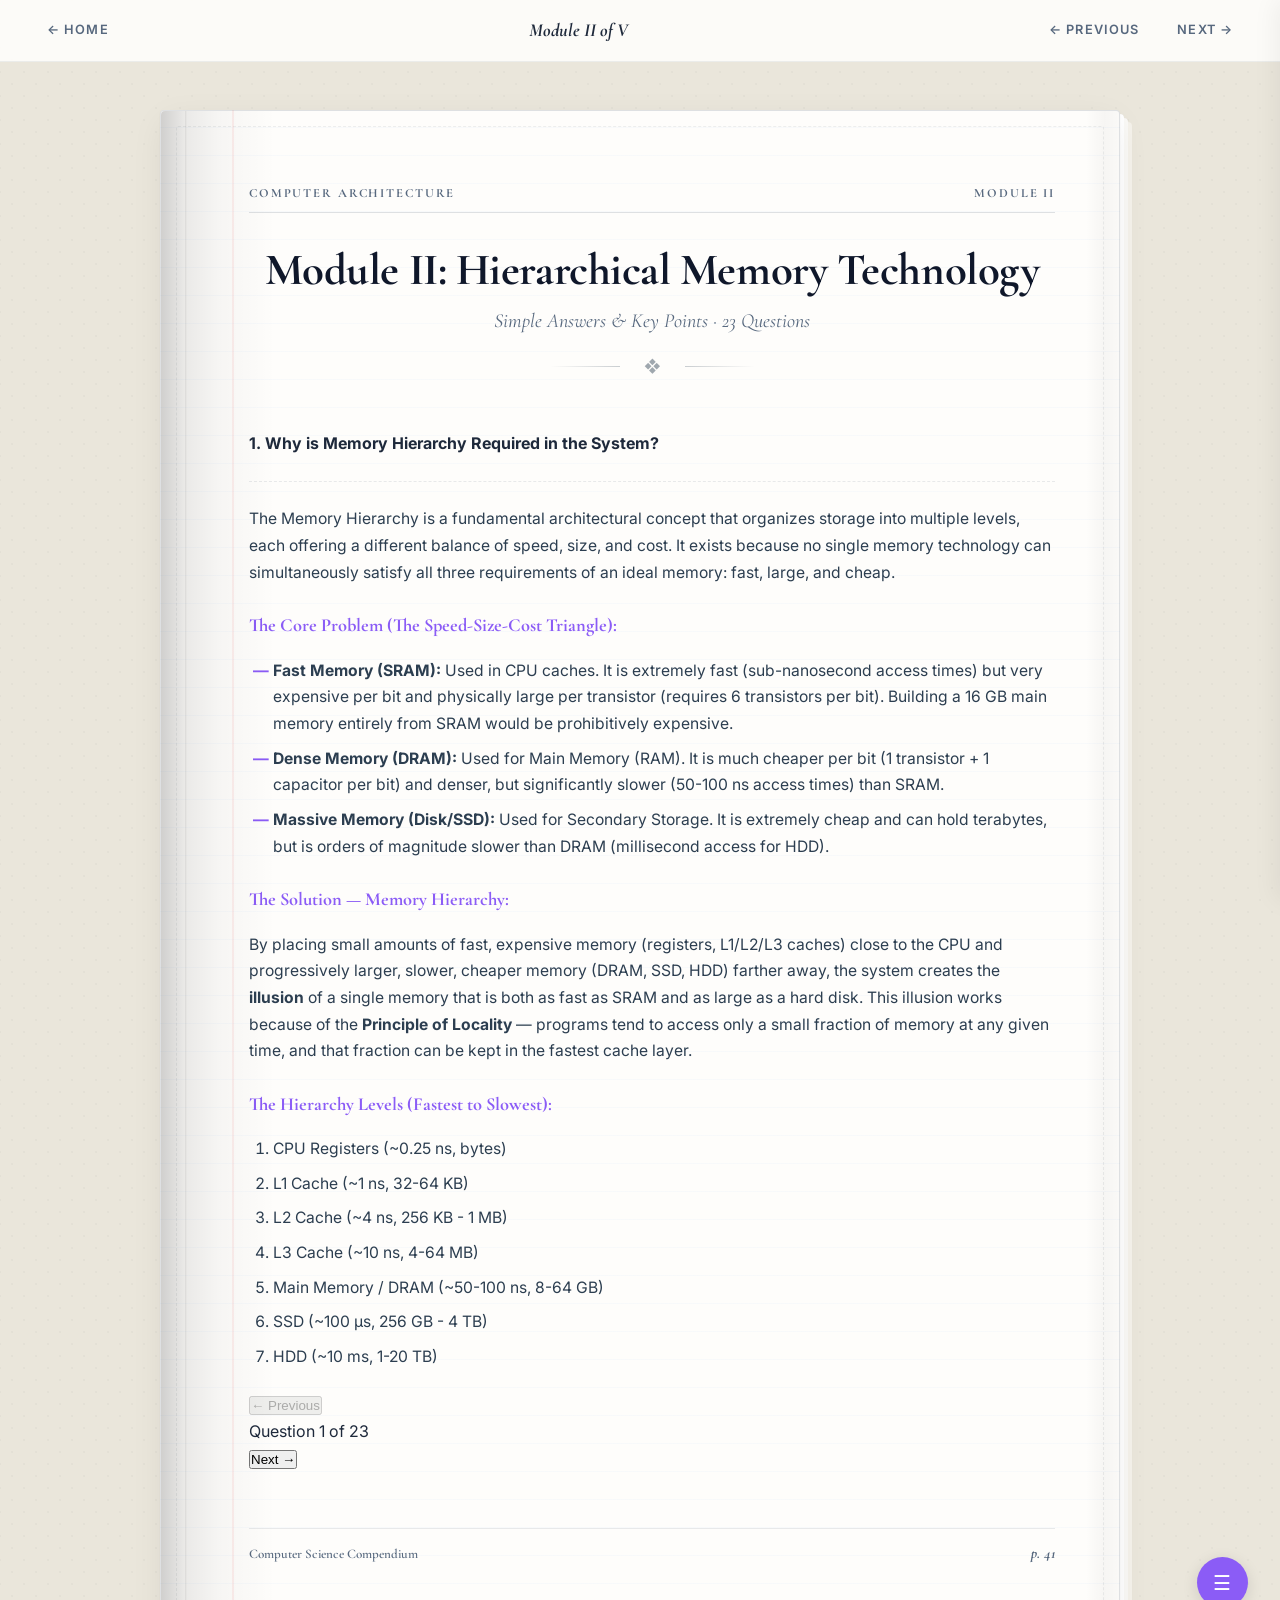
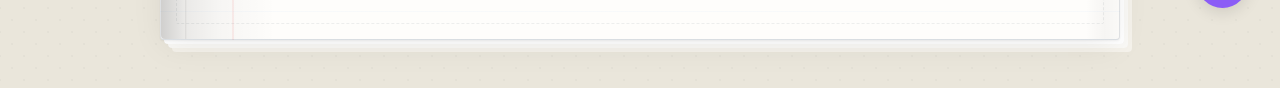
<file: memory.html>
<!DOCTYPE html>
<html lang="en">
<head>
    <meta charset="UTF-8">
    <meta name="viewport" content="width=device-width, initial-scale=1.0">
    <title>Module 2: Hierarchical Memory Technology - Detailed Answers</title>
    <!-- Google Fonts -->
    <link rel="preconnect" href="https://fonts.googleapis.com">
    <link rel="preconnect" href="https://fonts.gstatic.com" crossorigin>
    <link href="https://fonts.googleapis.com/css2?family=Cormorant+Garamond:ital,wght@0,300;0,400;0,500;0,600;0,700;1,400;1,500;1,600&family=Inter:wght@300;400;500;600;700;800&display=swap" rel="stylesheet">

    <!-- Link to Shared Notes Stylesheet -->
    <link rel="stylesheet" href="notes.css">

    <!-- Page Specific Variable Colors -->
    <style>
        :root {
            --primary-color: var(--color-u2, #8b5cf6); /* Royal Purple */
            --primary-light: rgba(139, 92, 246, 0.05);
            --border-color: rgba(139, 92, 246, 0.15);
        }
    </style>
</head>
<body>

<nav class="top-nav">
    <a href="index.html">← Home</a>
    <span class="nav-title">Module II of V</span>
    <div style="display:flex;gap:0.5rem;">
        <a href="pipelining.html">← Previous</a>
        <a href="ilp.html">Next →</a>
    </div>
</nav>

<div class="container">
    <header>
        <h1>Module II: Hierarchical Memory Technology</h1>
        <p class="subtitle">Simple Answers &amp; Key Points · 23 Questions</p>
        <div class="book-divider">
            <span class="line"></span>
            <span class="ornament">❖</span>
            <span class="line"></span>
        </div>
    </header>
    <div class="section">

<div class="qa-card">
<h4 class="qa-question">1. Why is Memory Hierarchy Required in the System?</h4>
<div class="answer">
    <p>The Memory Hierarchy is a fundamental architectural concept that organizes storage into multiple levels, each offering a different balance of speed, size, and cost. It exists because no single memory technology can simultaneously satisfy all three requirements of an ideal memory: fast, large, and cheap.</p>

    <p><span class="highlight">The Core Problem (The Speed-Size-Cost Triangle):</span></p>
    <ul>
        <li><b>Fast Memory (SRAM):</b> Used in CPU caches. It is extremely fast (sub-nanosecond access times) but very expensive per bit and physically large per transistor (requires 6 transistors per bit). Building a 16 GB main memory entirely from SRAM would be prohibitively expensive.</li>
        <li><b>Dense Memory (DRAM):</b> Used for Main Memory (RAM). It is much cheaper per bit (1 transistor + 1 capacitor per bit) and denser, but significantly slower (50-100 ns access times) than SRAM.</li>
        <li><b>Massive Memory (Disk/SSD):</b> Used for Secondary Storage. It is extremely cheap and can hold terabytes, but is orders of magnitude slower than DRAM (millisecond access for HDD).</li>
    </ul>

    <p><span class="highlight">The Solution — Memory Hierarchy:</span></p>
    <p>By placing small amounts of fast, expensive memory (registers, L1/L2/L3 caches) close to the CPU and progressively larger, slower, cheaper memory (DRAM, SSD, HDD) farther away, the system creates the <b>illusion</b> of a single memory that is both as fast as SRAM and as large as a hard disk. This illusion works because of the <b>Principle of Locality</b> — programs tend to access only a small fraction of memory at any given time, and that fraction can be kept in the fastest cache layer.</p>

    <p><span class="highlight">The Hierarchy Levels (Fastest to Slowest):</span></p>
    <ol>
        <li>CPU Registers (~0.25 ns, bytes)</li>
        <li>L1 Cache (~1 ns, 32-64 KB)</li>
        <li>L2 Cache (~4 ns, 256 KB - 1 MB)</li>
        <li>L3 Cache (~10 ns, 4-64 MB)</li>
        <li>Main Memory / DRAM (~50-100 ns, 8-64 GB)</li>
        <li>SSD (~100 μs, 256 GB - 4 TB)</li>
        <li>HDD (~10 ms, 1-20 TB)</li>
    </ol>
</div>
</div>

<div class="qa-card">
<h4 class="qa-question">2. How does the principle of locality justify the use of cache memory?</h4>
<div class="answer">
    <p>The <b>Principle of Locality</b> is the empirical observation that programs do not access all memory locations with equal probability. Instead, they tend to access a small, concentrated subset of addresses at any point in time. This principle provides the theoretical foundation for why caches work.</p>

    <p><span class="highlight">Temporal Locality (Locality in Time):</span></p>
    <ul>
        <li><b>Observation:</b> If a memory address is referenced at time <i>t</i>, there is a very high probability it will be referenced again in the near future (at time <i>t + Δ</i>).</li>
        <li><b>Programming Cause:</b> Loops. A loop counter variable <code>i</code> is read and written every single iteration. Accumulators like <code>sum += A[i]</code> are touched repeatedly. Instruction memory of the loop body is fetched every iteration.</li>
        <li><b>Cache Justification:</b> Once a data block is brought into the cache on the first access (a compulsory miss), it stays there. All subsequent accesses within the loop are fast cache hits, amortizing the cost of the initial slow memory fetch.</li>
    </ul>

    <p><span class="highlight">Spatial Locality (Locality in Space):</span></p>
    <ul>
        <li><b>Observation:</b> If a memory address X is referenced, then addresses near X (e.g., X+1, X+2, X+4) are very likely to be referenced soon.</li>
        <li><b>Programming Cause:</b> Sequential array traversal (<code>A[0], A[1], A[2]...</code>), sequential instruction fetching (one instruction after another), and accessing fields of a struct or object laid out contiguously in memory.</li>
        <li><b>Cache Justification:</b> Caches do not fetch just the single requested byte. They fetch an entire <b>cache block (line)</b>, typically 64 bytes. When <code>A[0]</code> is requested, the cache also loads <code>A[1]</code> through approximately <code>A[15]</code> (for 4-byte integers). All subsequent accesses to those elements are instant cache hits.</li>
    </ul>

    <p><span class="highlight">Conclusion:</span> Without locality, every memory access would be a cache miss, rendering caches useless. It is precisely because programs exhibit strong temporal and spatial locality that a small, fast cache can intercept 90-99% of all memory accesses, dramatically speeding up execution.</p>
</div>
</div>

<div class="qa-card">
<h4 class="qa-question">3. Arrange the memory hierarchy levels in increasing order of speed and decreasing order of capacity.</h4>
<div class="answer">
    <p>The Memory Hierarchy is organized such that as you move closer to the CPU, memory becomes <b>faster but smaller</b>. Conversely, as you move away from the CPU, memory becomes <b>slower but larger and cheaper</b>.</p>

    <p><span class="highlight">Arrangement (Slowest/Largest → Fastest/Smallest):</span></p>

    <table>
        <tr><th>Level</th><th>Technology</th><th>Typical Size</th><th>Typical Access Time</th><th>Cost per GB</th></tr>
        <tr><td>7. Secondary Storage</td><td>Magnetic Disk (HDD)</td><td>1–20 TB</td><td>5–10 ms</td><td>~$0.02</td></tr>
        <tr><td>6. Flash Storage</td><td>NAND Flash (SSD)</td><td>256 GB–4 TB</td><td>25–100 μs</td><td>~$0.10</td></tr>
        <tr><td>5. Main Memory</td><td>DRAM</td><td>8–64 GB</td><td>50–100 ns</td><td>~$3</td></tr>
        <tr><td>4. L3 Cache</td><td>SRAM</td><td>4–64 MB</td><td>~10 ns</td><td>~$10</td></tr>
        <tr><td>3. L2 Cache</td><td>SRAM</td><td>256 KB–1 MB</td><td>~4 ns</td><td>~$10</td></tr>
        <tr><td>2. L1 Cache</td><td>SRAM</td><td>32–64 KB</td><td>~1 ns</td><td>~$10</td></tr>
        <tr><td>1. CPU Registers</td><td>Flip-Flops</td><td>~1 KB</td><td>~0.25 ns</td><td>Highest</td></tr>
    </table>

    <p><b>Key Principle:</b> Each level acts as a cache for the level below it. L1 caches data from L2, L2 caches data from L3, L3 caches data from DRAM, and DRAM effectively caches data from the SSD/HDD (via Virtual Memory).</p>
</div>
</div>

<div class="qa-card">
<h4 class="qa-question">4. Explain how memory access patterns in loops exhibit locality.</h4>
<div class="answer">
    <p>Loops are the single most important source of locality in computer programs. They demonstrate both temporal and spatial locality simultaneously.</p>

    <p><span class="highlight">Example Code:</span></p>
    <pre>
int sum = 0;
for (int i = 0; i &lt; 1000; i++) {
    sum += A[i];
}
    </pre>

    <p><span class="highlight">Temporal Locality exhibited:</span></p>
    <ul>
        <li>The variable <code>sum</code> is read and written <b>in every single iteration</b> of the loop (1000 times). After the first access brings <code>sum</code> into the cache, the remaining 999 accesses are all fast cache hits.</li>
        <li>The variable <code>i</code> (the loop counter) is read and incremented every iteration — also a temporal locality pattern.</li>
        <li>The <b>instructions</b> of the loop body (the machine code for <code>sum += A[i]</code>, the branch, and the increment) are fetched from instruction memory 1000 times. After the first iteration fetches them into the I-Cache, the next 999 iterations are all instruction cache hits.</li>
    </ul>

    <p><span class="highlight">Spatial Locality exhibited:</span></p>
    <ul>
        <li>The array <code>A[i]</code> is accessed sequentially: <code>A[0], A[1], A[2], ..., A[999]</code>. These elements are stored contiguously in memory.</li>
        <li>When the CPU fetches <code>A[0]</code>, the cache brings in an entire 64-byte cache block, which also contains <code>A[1]</code> through <code>A[15]</code> (assuming 4-byte integers). This means elements <code>A[1]</code> to <code>A[15]</code> are immediate cache hits without any additional memory requests.</li>
        <li>The instructions of the loop body are also stored sequentially in memory. Fetching the first instruction loads the neighboring instructions into the same cache block.</li>
    </ul>

    <p><b>Net Result:</b> Due to both types of locality, the cache hit rate for this loop is extremely high (often &gt;95%), meaning the CPU rarely has to wait for slow main memory.</p>
</div>
</div>

<div class="qa-card">
<h4 class="qa-question">5. Explain the importance of different types of Memory.</h4>
<div class="answer">
    <p>Each type of memory technology serves a specific, irreplaceable role in a computer system. No single technology can fulfill all requirements.</p>

    <p><span class="highlight">1. SRAM (Static Random-Access Memory):</span></p>
    <ul>
        <li><b>Role:</b> Used for CPU Caches (L1, L2, L3).</li>
        <li><b>Technology:</b> Uses 6 transistors per bit in a bistable flip-flop configuration. Data is retained as long as power is on (no refresh needed).</li>
        <li><b>Importance:</b> Provides ultra-fast access times (~1 ns), which is essential to keep up with the CPU clock speed. Without SRAM caches, the CPU would stall on nearly every memory access, bottlenecking performance.</li>
        <li><b>Limitation:</b> Extremely expensive and physically large per bit, limiting cache sizes to a few megabytes.</li>
    </ul>

    <p><span class="highlight">2. DRAM (Dynamic Random-Access Memory):</span></p>
    <ul>
        <li><b>Role:</b> Used for Main Memory (the "RAM" users typically refer to).</li>
        <li><b>Technology:</b> Uses 1 transistor + 1 capacitor per bit. The capacitor charge leaks over time, requiring periodic <b>refresh cycles</b> (every ~64 ms), hence "Dynamic".</li>
        <li><b>Importance:</b> Offers a good balance of density, cost, and speed. It provides gigabytes of addressable memory (8-64 GB typically) at a reasonable cost, allowing programs and their data to reside in fast, random-access storage.</li>
        <li><b>Limitation:</b> Much slower than SRAM (~50-100 ns access), and volatile (data lost on power off).</li>
    </ul>

    <p><span class="highlight">3. Flash Memory (NAND) / SSD:</span></p>
    <ul>
        <li><b>Role:</b> Used for Secondary Storage (replacing traditional HDDs).</li>
        <li><b>Technology:</b> Non-volatile. Uses floating-gate transistors to trap electrons, representing data bits even without power.</li>
        <li><b>Importance:</b> Provides high-capacity, persistent, non-volatile storage with much faster access times than HDDs (microseconds vs. milliseconds). Critical for OS boot, application storage, and databases.</li>
    </ul>

    <p><span class="highlight">4. Magnetic Disk (HDD):</span></p>
    <ul>
        <li><b>Role:</b> Archival and bulk storage.</li>
        <li><b>Importance:</b> Provides the cheapest cost per GB for massive datasets (backups, media libraries, cold data). However, mechanical seek times make random access extremely slow (~10 ms).</li>
    </ul>
</div>
</div>

<div class="qa-card">
<h4 class="qa-question">6. What is the impact of locality on cache performance?</h4>
<div class="answer">
    <p>Locality has a <b>direct and profound</b> impact on cache performance. It is the sole reason caches are effective. Without locality, a cache would have nearly a 0% hit rate and provide no benefit.</p>

    <p><span class="highlight">Impact on Hit Rate:</span></p>
    <ul>
        <li>High locality means the CPU repeatedly accesses data that is already in the cache. This directly increases the <b>cache hit rate</b>, which for well-optimized programs on modern processors can exceed 95-99%.</li>
        <li>Poor locality (e.g., random memory access patterns across a large dataset) causes the CPU to constantly request data that is NOT in the cache, resulting in a high <b>miss rate</b> and frequent, slow fetches from main memory.</li>
    </ul>

    <p><span class="highlight">Impact on Average Memory Access Time (AMAT):</span></p>
    <div class="formula-box">AMAT = Hit Time + (Miss Rate × Miss Penalty)</div>
    <ul>
        <li>If the hit rate is 99% (miss rate = 1%), hit time is 1 ns, and miss penalty is 100 ns:<br>
        AMAT = 1 + (0.01 × 100) = 1 + 1 = <b>2 ns</b>. (Excellent, nearly as fast as the cache itself.)</li>
        <li>If the hit rate drops to 80% (miss rate = 20%) due to poor locality:<br>
        AMAT = 1 + (0.20 × 100) = 1 + 20 = <b>21 ns</b>. (Over 10× worse.)</li>
    </ul>

    <p><span class="highlight">Impact on Processor Stalls and CPI:</span></p>
    <ul>
        <li>Every cache miss forces the CPU pipeline to <b>stall</b> for dozens to hundreds of clock cycles while data is fetched from DRAM. These stalls directly inflate the effective CPI (Cycles Per Instruction).</li>
        <li><div class="formula-box">Effective CPI = Ideal CPI + Memory Stall Cycles per Instruction</div></li>
        <li>Programs with high locality minimize memory stall cycles, keeping the effective CPI close to the ideal CPI of 1.0.</li>
    </ul>

    <p><b>Conclusion:</b> Locality is the single most important factor determining cache performance. Compiler writers and programmers invest significant effort in optimizing data layouts and access patterns (e.g., loop tiling, struct-of-arrays vs. array-of-structs) to maximize locality.</p>
</div>
</div>

<div class="qa-card">
<h4 class="qa-question">7. What is the inclusion property in hierarchical caches?</h4>
<div class="answer">
    <p>The <b>Inclusion Property</b> (also called Multilevel Inclusion) is a design policy for multi-level cache hierarchies that states: <i>every cache block present in a higher-level (closer to CPU) cache must also be present in the lower-level (farther from CPU) cache.</i></p>

    <p><span class="highlight">Formal Definition:</span></p>
    <p>If a cache hierarchy has L1 and L2 caches, the inclusion property requires that:</p>
    <div class="formula-box">Contents(L1) ⊆ Contents(L2)</div>
    <p>That is, L1 is a strict subset of L2. Anything in L1 must also be in L2. L2 may contain blocks that are NOT in L1.</p>

    <p><span class="highlight">Implications and Mechanism:</span></p>
    <ul>
        <li><b>When L1 fetches a new block:</b> The block is also loaded into L2 (if not already there).</li>
        <li><b>When L2 evicts a block:</b> The hardware must check if that block also exists in L1. If it does, the block must be invalidated (or written back) from L1 as well. This is called a <b>back-invalidation</b>.</li>
        <li><b>Cache Coherence Benefit:</b> This is the primary motivation. In a multiprocessor system using a snooping protocol, the coherence hardware only needs to snoop (monitor) the L2 cache. If a block is not in L2, the inclusion property guarantees it is also not in L1. This saves the overhead of snooping both L1 and L2.</li>
    </ul>

    <p><span class="highlight">Drawback:</span></p>
    <p>The total unique cache capacity is reduced. Since L1 data is duplicated in L2, the effective unique storage is just the size of L2, not L1 + L2. This wastes a portion of the L2 space.</p>
</div>
</div>

<div class="qa-card">
<h4 class="qa-question">8. Describe the MESI protocol for cache coherence.</h4>
<div class="answer">
    <p>The <b>MESI protocol</b> (also known as the Illinois protocol) is a widely used hardware-based cache coherence protocol for multiprocessor systems. It tracks the state of every cache block to ensure that all processors see a consistent view of shared memory. MESI stands for the four possible states of a cache line:</p>

    <p><span class="highlight">The Four States:</span></p>
    <ol>
        <li><b>M — Modified:</b>
            <ul>
                <li>The cache line has been modified (written to) by this processor and is <b>different from main memory</b>.</li>
                <li>This is the <b>only</b> valid copy of this data in the entire system.</li>
                <li>The cache is responsible for writing this data back to main memory before any other processor can read it.</li>
            </ul>
        </li>
        <li><b>E — Exclusive:</b>
            <ul>
                <li>The cache line is present <b>only in this cache</b> and it <b>matches main memory</b> (clean).</li>
                <li>This processor can promote the state to Modified (write to it) <b>without any bus transaction</b>, because no other cache holds a copy.</li>
            </ul>
        </li>
        <li><b>S — Shared:</b>
            <ul>
                <li>The cache line is present in <b>this cache and potentially one or more other caches</b>, and it <b>matches main memory</b> (clean).</li>
                <li>If this processor wants to write to this line, it must first broadcast an <b>Invalidate</b> message on the bus to force all other caches to discard their copies.</li>
            </ul>
        </li>
        <li><b>I — Invalid:</b>
            <ul>
                <li>The cache line is <b>not valid</b>. It contains stale or no data.</li>
                <li>Any access to this line requires a full cache miss and a fetch from main memory or another cache.</li>
            </ul>
        </li>
    </ol>

    <p><span class="highlight">Key Transitions (Examples):</span></p>
    <ul>
        <li><b>Read Miss (I → E or S):</b> Processor reads a block not in its cache. If no other cache has it, the state becomes Exclusive. If another cache has it, both become Shared.</li>
        <li><b>Write Hit (E → M):</b> Processor writes to a block it exclusively owns. No bus traffic needed; simply transition to Modified.</li>
        <li><b>Write Hit (S → M):</b> Processor writes to a shared block. It must broadcast an Invalidate on the bus to invalidate all other copies, then transitions to Modified.</li>
        <li><b>Snoop Hit (M → I/S):</b> Another processor wants to read a block that is Modified in this cache. This cache must supply the data (via bus intervention), write it back to memory, and transition to Shared (or Invalid).</li>
    </ul>
</div>
</div>

<div class="qa-card">
<h4 class="qa-question">9. Differentiate between inclusion, exclusion, and non-inclusion policies.</h4>
<div class="answer">
    <p>These three policies define the relationship between the contents of different levels in a multi-level cache hierarchy (e.g., L1 and L2). Each has distinct trade-offs.</p>

    <table>
        <tr><th>Property</th><th>Inclusive</th><th>Exclusive</th><th>Non-Inclusive (NINE)</th></tr>
        <tr><td><b>Rule</b></td><td>L1 ⊆ L2 (L1 is a subset of L2)</td><td>L1 ∩ L2 = ∅ (No block is in both)</td><td>No constraint. Data may or may not overlap.</td></tr>
        <tr><td><b>Unique Capacity</b></td><td>Effective = L2 size (L1 data is duplicated)</td><td>Effective = L1 + L2 (maximum utilization)</td><td>Between Inclusive and Exclusive</td></tr>
        <tr><td><b>On L2 Eviction</b></td><td>Must back-invalidate the block from L1</td><td>Evicted block may be placed into L1 (swap)</td><td>No special action needed</td></tr>
        <tr><td><b>Coherence</b></td><td>Simplified: Snooping only needs to check L2</td><td>Complex: Must snoop both L1 and L2</td><td>Complex: Must snoop both L1 and L2</td></tr>
        <tr><td><b>Used By</b></td><td>Intel (historically), many server CPUs</td><td>AMD Athlon (L1/L2)</td><td>Some ARM designs, recent Intel designs</td></tr>
    </table>

    <p><span class="highlight">Key Insight:</span> The choice depends on whether the designer prioritizes <b>coherence simplicity</b> (→ Inclusive) or <b>maximum effective cache capacity</b> (→ Exclusive). Non-Inclusive is a pragmatic middle ground used when neither extreme is desirable.</p>
</div>
</div>

<div class="qa-card">
<h4 class="qa-question">10. Explain the difference between cache coherence and memory consistency.</h4>
<div class="answer">
    <p>These are two distinct but related concepts that are essential for correctness in multiprocessor systems. They are often confused but address fundamentally different problems.</p>

    <table>
        <tr><th>Feature</th><th>Cache Coherence</th><th>Memory Consistency</th></tr>
        <tr><td><b>Scope</b></td><td>Deals with a <b>single memory location</b> (address X).</td><td>Deals with the <b>ordering of accesses to multiple different memory locations</b>.</td></tr>
        <tr><td><b>Problem Addressed</b></td><td>Stale copies in private caches. Multiple processors must read the most recently written value for the same variable.</td><td>Instruction reordering by compiler or out-of-order execution hardware making writes visible in an unexpected sequence.</td></tr>
        <tr><td><b>Protocol/Model</b></td><td>Enforced by hardware protocol (e.g., MESI, Snooping, Directory protocols).</td><td>Enforced by Memory Consistency Models (e.g., Sequential Consistency, TSO, Weak Consistency).</td></tr>
        <tr><td><b>Enforcement Level</b></td><td>Invisible to software; handled entirely in the hardware cache hierarchy.</td><td>Exposed to software; programmers use memory fences/barriers or synchronization primitives.</td></tr>
        <tr><td><b>Core Guarantee</b></td><td>A read to location X eventually returns the most recently written value to location X.</td><td>Updates to multiple variables (e.g., Flag and Data) are observed in a legal, consistent order.</td></tr>
    </table>

    <p><span class="highlight">Summary:</span> Coherence guarantees that you get the <i>correct value</i> for a single variable. Consistency guarantees the <i>correct order</i> in which updates to multiple variables become visible across processors. Both are necessary for correct parallel programs.</p>
</div>
</div>

<div class="qa-card">
<h4 class="qa-question">11. What are the advantages and disadvantages of enforcing the inclusion property?</h4>
<div class="answer">
    <p>The inclusion property (L1 ⊆ L2) is a deliberate design choice with significant trade-offs.</p>

    <p><span class="highlight">Advantages:</span></p>
    <ol>
        <li><b>Simplified Cache Coherence:</b> This is the primary motivation. In a multiprocessor system with snooping, coherence requests (e.g., invalidations) from other processors on the shared bus only need to check the L2 cache. If the block is not found in L2, the inclusion property guarantees it is not in L1 either. This avoids the latency and complexity of also probing the smaller, faster L1 cache on every snoop request.</li>
        <li><b>External Interface Simplification:</b> The L2 cache acts as a single, unified filter between the processor core and the rest of the memory system. All coherence traffic is handled at L2, keeping the L1 cache dedicated to serving the CPU with minimal interference.</li>
        <li><b>Easier Verification:</b> Hardware designers find it easier to verify the correctness of a coherence protocol when the inclusion invariant holds, reducing design bugs.</li>
    </ol>

    <p><span class="highlight">Disadvantages:</span></p>
    <ol>
        <li><b>Wasted Cache Capacity:</b> All blocks in L1 are duplicated in L2. If L1 is 64 KB and L2 is 256 KB, effectively only 256 KB of unique data can be cached (not 64 + 256 = 320 KB). In an exclusive hierarchy, the full 320 KB would be usable.</li>
        <li><b>Back-Invalidation Pollution:</b> When L2 needs to evict a block (to make space), it must check if L1 also has that block. If L1 does, it must be forcibly evicted from L1 as well (back-invalidation). This can evict a block that the CPU is actively using from L1, causing an unnecessary L1 miss and performance degradation.</li>
        <li><b>L2 Size Constraint:</b> L2 must be significantly larger than L1 to avoid excessive back-invalidations. The associativity of L2 must also be at least as high as L1's to prevent pathological eviction scenarios.</li>
    </ol>
</div>
</div>

<div class="qa-card">
<h4 class="qa-question">12. How do write-through and write-back policies affect cache coherence?</h4>
<div class="answer">
    <p>The write policy determines what happens to main memory when the CPU writes to a cache block. This has a direct and significant impact on how coherence is maintained in multiprocessor systems.</p>

    <p><span class="highlight">Write-Through Policy:</span></p>
    <ul>
        <li><b>Mechanism:</b> Every write to the cache simultaneously writes the data to main memory. The cache and memory are always in sync.</li>
        <li><b>Effect on Coherence:</b> Main memory always holds the most up-to-date value. If another processor needs the data, it can (in principle) read it from main memory. This simplifies coherence because the "source of truth" is always available.</li>
        <li><b>Drawback:</b> Generates massive bus traffic. Every single store instruction produces a write transaction on the memory bus. This saturates the shared bus in a multiprocessor system, making it a severe performance bottleneck. A <b>Write Buffer</b> is often used to partially mitigate this by batching writes.</li>
    </ul>

    <p><span class="highlight">Write-Back Policy:</span></p>
    <ul>
        <li><b>Mechanism:</b> Writes are only made to the cache block. The cache block is marked as "dirty" (Modified). Main memory is only updated later, when the dirty block is evicted from the cache.</li>
        <li><b>Effect on Coherence:</b> Main memory may hold stale data. This makes coherence significantly harder because the most current value of a memory location might reside exclusively in one processor's cache, unknown to all others. Hardware protocols like MESI become essential. When another processor requests the block, the owning cache must intercept the bus request (via snooping) and supply the data directly from its cache (cache-to-cache transfer or intervention).</li>
        <li><b>Advantage:</b> Drastically reduces bus traffic. Multiple writes to the same block only generate a single memory transaction when the block is eventually evicted. This is crucial for scalability in multiprocessors.</li>
    </ul>

    <p><span class="highlight">Conclusion:</span> Write-back is the dominant policy in modern multiprocessors because the reduced bus traffic far outweighs the added coherence complexity, which is efficiently handled by hardware protocols like MESI.</p>
</div>
</div>

<div class="qa-card">
<h4 class="qa-question">13. How does inclusive cache hierarchy impact cache coherence protocols?</h4>
<div class="answer">
    <p>An inclusive cache hierarchy (where L1 ⊆ L2) has a very significant and beneficial impact on coherence protocol design, particularly for snooping-based protocols.</p>

    <p><span class="highlight">The Core Benefit — Snoop Filtering:</span></p>
    <ul>
        <li>In a bus-based multiprocessor, every coherence request (e.g., "Processor 2 wants to read block X") is broadcast on the shared bus. Every processor must check if it has block X in its cache.</li>
        <li><b>Without Inclusion:</b> The coherence hardware would need to probe both the L1 and L2 caches of each processor. Since L1 is small and fast but directly serves the CPU pipeline, interrupting L1 for every snoop request causes performance degradation (structural hazards on the L1 port).</li>
        <li><b>With Inclusion:</b> The coherence hardware only needs to probe the L2 cache (and its associated L2 tag array). If block X is NOT found in L2, the inclusion property mathematically guarantees it is NOT in L1. There is no need to interrupt the L1 cache at all. This keeps the L1 cache solely dedicated to the CPU, free from coherence interference.</li>
    </ul>

    <p><span class="highlight">Performance Impact:</span></p>
    <ul>
        <li>L2 caches are larger and slower, and typically have a dedicated port or tag array for snooping. Probing L2 does not interfere with L1-to-CPU traffic.</li>
        <li>This effectively decouples the processor pipeline from the coherence protocol, leading to higher overall throughput and lower latency.</li>
    </ul>

    <p><span class="highlight">The Tradeoff:</span></p>
    <p>The price paid is the back-invalidation problem: when L2 evicts a block, L1 must also evict it. This can hurt performance if L2 is not sufficiently larger than L1.</p>
</div>
</div>

<div class="qa-card">
<h4 class="qa-question">14. Role of snooping and directory-based protocols in maintaining cache coherence.</h4>
<div class="answer">
    <p>Both are hardware mechanisms to ensure that all processors in a shared-memory multiprocessor see a consistent view of memory. They differ fundamentally in how they track which caches hold which blocks.</p>

    <p><span class="highlight">Snooping-Based Protocols:</span></p>
    <ul>
        <li><b>Mechanism:</b> All processors share a common bus. Every cache controller continuously monitors (snoops) all bus transactions. When one processor broadcasts a read or write request, every other cache controller checks if it holds a copy of the requested block and takes appropriate action (invalidate, supply data, etc.).</li>
        <li><b>Protocols:</b> MESI, MSI, MOESI.</li>
        <li><b>Advantages:</b> Simple hardware design; low latency for small systems (broadcast is inherently fast).</li>
        <li><b>Disadvantages:</b> Does not scale beyond ~8-16 processors. The shared bus becomes a bandwidth bottleneck because every transaction must be seen by every processor. Bus arbitration and bandwidth limit the system size.</li>
        <li><b>Used in:</b> Dual-socket and quad-socket server systems, desktop multi-core processors.</li>
    </ul>

    <p><span class="highlight">Directory-Based Protocols:</span></p>
    <ul>
        <li><b>Mechanism:</b> A distributed or centralized <b>directory</b> keeps track of the state of every memory block — specifically, which caches currently hold a copy. When a processor needs to perform a coherence action, it contacts the directory. The directory sends point-to-point messages only to the specific caches that need to be notified, rather than broadcasting to all.</li>
        <li><b>Advantages:</b> Highly scalable. Bus bandwidth is not a bottleneck because messages are targeted (unicast), not broadcast. Can scale to hundreds or thousands of processors.</li>
        <li><b>Disadvantages:</b> Higher latency for individual transactions (requires a message to the directory, then a message from the directory to the relevant cache, then a response back). More complex hardware and more memory overhead to store the directory entries.</li>
        <li><b>Used in:</b> Large-scale servers, NUMA systems (e.g., AMD EPYC, Intel Xeon with QPI/UPI), supercomputers.</li>
    </ul>
</div>
</div>

<div class="qa-card">
<h4 class="qa-question">15. Explain direct-mapped, fully associative, and set-associative cache organizations with diagrams.</h4>
<div class="answer">
    <p>Cache organization determines <i>where</i> a memory block can be placed within the cache. This is one of the most critical cache design decisions.</p>

    <p><span class="highlight">1. Direct-Mapped Cache:</span></p>
    <ul>
        <li><b>Rule:</b> Each memory block maps to <b>exactly one</b> specific cache line.</li>
        <li><b>Mapping:</b> <code>Cache Line Index = Block Address MOD Number of Cache Blocks</code>.</li>
        <li><b>Advantage:</b> Simplest hardware. Only one comparison is needed to check for a hit/miss, leading to the fastest hit time.</li>
        <li><b>Disadvantage:</b> High conflict miss rate. If two frequently used blocks map to the same line, they continuously evict each other (thrashing), even if other cache lines are empty.</li>
        <li><b>Address Division:</b> <code>| Tag | Index | Block Offset |</code></li>
    </ul>

    <p><span class="highlight">2. Fully Associative Cache:</span></p>
    <ul>
        <li><b>Rule:</b> A memory block can be placed in <b>any</b> cache line.</li>
        <li><b>Mapping:</b> No index bits needed. The entire block address is used as the tag.</li>
        <li><b>Advantage:</b> Lowest conflict miss rate. A block is only evicted when the cache is completely full. Maximum flexibility.</li>
        <li><b>Disadvantage:</b> Most expensive hardware. Every cache line's tag must be compared simultaneously (in parallel) with the requested address. This requires a large comparator array, making it impractical for large caches.</li>
        <li><b>Address Division:</b> <code>| Tag | Block Offset |</code></li>
    </ul>

    <p><span class="highlight">3. Set-Associative Cache (N-way):</span></p>
    <ul>
        <li><b>Rule:</b> The cache is divided into <b>sets</b>. Each set contains N cache lines (N "ways"). A memory block maps to a specific <b>set</b> (using an index), but can be placed in <b>any of the N ways</b> within that set.</li>
        <li><b>Mapping:</b> <code>Set Index = Block Address MOD Number of Sets</code>.</li>
        <li><b>Advantage:</b> Best practical compromise. 4-way or 8-way set associativity drastically reduces conflict misses compared to direct-mapped, while requiring far fewer comparators than a fully associative cache.</li>
        <li><b>Address Division:</b> <code>| Tag | Set Index | Block Offset |</code></li>
    </ul>

    <p><b>Note:</b> Direct-Mapped is a special case of set-associative with 1 way. Fully Associative is a special case with 1 set containing all lines.</p>
</div>
</div>

<div class="qa-card">
<h4 class="qa-question">16. What are the different cache replacement policies?</h4>
<div class="answer">
    <p>When a cache miss occurs in a set-associative or fully associative cache and the set is full, the cache controller must decide which existing block to <b>evict</b> (replace) to make room for the new block. The replacement policy determines this choice.</p>

    <p><span class="highlight">1. LRU (Least Recently Used):</span></p>
    <ul>
        <li><b>Policy:</b> Evict the block that has not been accessed for the longest time.</li>
        <li><b>Rationale:</b> Based on temporal locality — a block not used for a long time is unlikely to be needed soon.</li>
        <li><b>Implementation:</b> Requires tracking access order. For 2-way, a single bit suffices. For N-way (N &gt; 4), hardware complexity grows factorially, making true LRU impractical. Pseudo-LRU approximations (like tree-based PLRU) are commonly used instead.</li>
        <li><b>Performance:</b> Generally the best performing policy for typical workloads.</li>
    </ul>

    <p><span class="highlight">2. FIFO (First In, First Out):</span></p>
    <ul>
        <li><b>Policy:</b> Evict the block that has been in the cache the longest (oldest arrival), regardless of how recently or frequently it was accessed.</li>
        <li><b>Rationale:</b> Simple to implement with a circular pointer.</li>
        <li><b>Drawback:</b> Can evict frequently used blocks that happened to arrive early. Suffers from Belady's anomaly (increasing cache size can sometimes increase miss rate).</li>
    </ul>

    <p><span class="highlight">3. Random Replacement:</span></p>
    <ul>
        <li><b>Policy:</b> Evict a randomly chosen block from the set.</li>
        <li><b>Rationale:</b> Extremely simple hardware (just a random number generator / counter). No tracking of access history needed at all.</li>
        <li><b>Performance:</b> Surprisingly competitive with LRU for high-associativity caches (8-way and above). It avoids pathological worst-case patterns that can trap LRU.</li>
    </ul>

    <p><span class="highlight">4. Optimal (Belady's Algorithm — Theoretical Only):</span></p>
    <ul>
        <li><b>Policy:</b> Evict the block that will be accessed farthest in the future.</li>
        <li><b>Implementation:</b> Impossible to implement in hardware (requires knowledge of the future). Used only as a theoretical benchmark to measure how close practical algorithms come to the ideal.</li>
    </ul>
</div>
</div>

<div class="qa-card">
<h4 class="qa-question">17. When is each suitable?</h4>
<div class="answer">
    <p>The choice of replacement policy depends on the hardware constraints and the expected workload behavior.</p>

    <ul>
        <li><span class="highlight">LRU is suitable when:</span>
            <ul>
                <li>The cache associativity is low (2-way or 4-way), where LRU hardware cost is manageable.</li>
                <li>The workload exhibits strong temporal locality (e.g., loops, recursive algorithms), where recently used data is very likely to be used again.</li>
                <li>Performance is the top priority and the hardware budget allows for the tracking logic.</li>
            </ul>
        </li>
        <li><span class="highlight">FIFO is suitable when:</span>
            <ul>
                <li>Hardware simplicity is critical and the budget for replacement logic is minimal.</li>
                <li>The workload has streaming patterns where data is accessed once and then never again (FIFO naturally evicts the oldest, already-consumed data).</li>
            </ul>
        </li>
        <li><span class="highlight">Random is suitable when:</span>
            <ul>
                <li>The cache has high associativity (8-way, 16-way), where true LRU is prohibitively expensive in hardware.</li>
                <li>The workload has unpredictable or adversarial access patterns that could exploit weaknesses in deterministic policies like LRU.</li>
                <li>In L2 and L3 caches, where the slight performance difference compared to LRU is negligible, but the hardware savings are significant.</li>
            </ul>
        </li>
    </ul>
</div>
</div>

<div class="qa-card">
<h4 class="qa-question">18. How is cache performance evaluated? Define hit rate, miss rate, and average memory access time.</h4>
<div class="answer">
    <p>Cache performance is evaluated by measuring how effectively the cache intercepts memory requests, preventing them from reaching the slower main memory.</p>

    <p><span class="highlight">1. Hit Rate (H):</span></p>
    <ul>
        <li><b>Definition:</b> The fraction of all memory accesses that are successfully found in the cache (cache hits).</li>
        <li><div class="formula-box">Hit Rate = Number of Cache Hits / Total Number of Memory Accesses</div></li>
        <li>A typical well-designed L1 cache achieves a hit rate of 95-99%.</li>
    </ul>

    <p><span class="highlight">2. Miss Rate (M):</span></p>
    <ul>
        <li><b>Definition:</b> The fraction of all memory accesses that are NOT found in the cache (cache misses).</li>
        <li><div class="formula-box">Miss Rate = 1 - Hit Rate = Number of Cache Misses / Total Number of Memory Accesses</div></li>
        <li>Misses are categorized using the <b>"Three C's" model:</b>
            <ul>
                <li><b>Compulsory Misses:</b> First-ever access to a block (cold miss). Unavoidable.</li>
                <li><b>Capacity Misses:</b> The cache is too small to hold all the data the program needs.</li>
                <li><b>Conflict Misses:</b> Multiple blocks map to the same cache set and evict each other, even though the cache has unused space elsewhere.</li>
            </ul>
        </li>
    </ul>

    <p><span class="highlight">3. Average Memory Access Time (AMAT):</span></p>
    <ul>
        <li><b>Definition:</b> The average time required for a memory access, considering both hits and misses.</li>
        <li><div class="formula-box">AMAT = Hit Time + (Miss Rate × Miss Penalty)</div></li>
        <li><b>Hit Time:</b> The time to access the cache and determine if it's a hit (typically 1-4 clock cycles for L1).</li>
        <li><b>Miss Penalty:</b> The additional time needed to fetch the block from the next level of memory when a miss occurs (typically 50-200 clock cycles for accessing DRAM).</li>
        <li>For multi-level caches: <code>AMAT = Hit Time L1 + Miss Rate L1 × (Hit Time L2 + Miss Rate L2 × Miss Penalty L2)</code>.</li>
    </ul>
</div>
</div>

<div class="qa-card">
<h4 class="qa-question">19. Compute AMAT. Hit Rate=90%, Hit Time=5ns, Miss Penalty=50ns.</h4>
<div class="answer">
    <p>This is a straightforward application of the AMAT formula.</p>

    <p><b>Given:</b></p>
    <ul>
        <li>Hit Rate = 90% = 0.90</li>
        <li>Hit Time = 5 ns</li>
        <li>Main Memory Access Time (used as Miss Penalty) = 50 ns</li>
    </ul>

    <p><b>Step 1: Calculate the Miss Rate</b></p>
    <div class="formula-box">Miss Rate = 1 - Hit Rate = 1 - 0.90 = 0.10 (10%)</div>

    <p><b>Step 2: Apply the AMAT Formula</b></p>
    <div class="formula-box">AMAT = Hit Time + (Miss Rate × Miss Penalty)<br>
    AMAT = 5 ns + (0.10 × 50 ns)<br>
    AMAT = 5 ns + 5 ns<br>
    AMAT = 10 ns</div>

    <p><b>Conclusion:</b> The Average Memory Access Time is <b>10 ns</b>.</p>

    <p><span class="highlight">Interpretation:</span> Even though the cache serves 90% of requests in just 5 ns, the 10% of misses — each costing an additional 50 ns — doubles the average access time to 10 ns. This illustrates why even small improvements in miss rate (e.g., from 10% to 5%) have an outsized impact on AMAT (reducing it from 10 ns to 7.5 ns).</p>
</div>
</div>

<div class="qa-card">
<h4 class="qa-question">20. 4-way set associative, 32 blocks. How many sets? Replacement policy?</h4>
<div class="answer">
    <p><b>Given:</b></p>
    <ul>
        <li>Total number of cache blocks = 32</li>
        <li>Associativity (number of ways) = 4</li>
    </ul>

    <p><b>Step 1: Calculate the Number of Sets</b></p>
    <div class="formula-box">Number of Sets = Total Blocks / Number of Ways<br>
    Number of Sets = 32 / 4 = 8 sets</div>

    <p><b>Step 2: Explain the Replacement Policy</b></p>
    <p>The replacement policy dictates which of the 4 blocks <b>within a given set</b> is evicted when a new block needs to be loaded into a set that is already full.</p>
    <ul>
        <li>In a <b>Direct-Mapped</b> cache (1-way), there is no choice — the single block in the mapped line is always replaced. No replacement policy needed.</li>
        <li>In this <b>4-way set-associative</b> cache, each set has 4 blocks. When a miss occurs and the set is full, the hardware must choose one of the 4 blocks to evict. Common policies include:
            <ul>
                <li><b>LRU:</b> Evict the least recently used of the 4 blocks. For 4-way, this requires tracking access ordering, which is feasible.</li>
                <li><b>Random:</b> Evict a randomly chosen block from the 4 ways. Simpler hardware.</li>
                <li><b>FIFO:</b> Evict the block that entered the set earliest.</li>
            </ul>
        </li>
    </ul>

    <p><b>Address Breakdown:</b></p>
    <ul>
        <li><b>Set Index bits:</b> log₂(8) = <b>3 bits</b> (to select one of 8 sets).</li>
        <li><b>Block Offset bits:</b> Depends on block size (e.g., if block = 16 bytes → 4 bits).</li>
        <li><b>Tag bits:</b> Remaining bits of the address.</li>
    </ul>
</div>
</div>

<div class="qa-card">
<h4 class="qa-question">21. Trace a memory access sequence in a direct-mapped cache and show hit/miss conditions.</h4>
<div class="answer">
    <p><i>General approach for solving any direct-mapped cache trace problem for an exam:</i></p>

    <p><b>Step-by-Step Method:</b></p>
    <ol>
        <li><b>Determine the mapping function:</b> <code>Cache Line = Block Address MOD Number of Cache Lines</code>.</li>
        <li><b>Create a table</b> with columns: Access #, Block Address, Cache Line (Index), Tag, Current Cache Contents, Hit/Miss.</li>
        <li><b>For each access:</b>
            <ul>
                <li>Calculate which cache line the block maps to.</li>
                <li>Check if the current tag in that cache line matches the incoming block's tag.</li>
                <li>If tags match → <b>HIT</b>.</li>
                <li>If tags don't match (or line is empty) → <b>MISS</b>. Replace the block in that cache line with the new block.</li>
            </ul>
        </li>
    </ol>

    <p><span class="highlight">Example Trace:</span></p>
    <p>Cache: 4 lines (0-3). Block sequence: 0, 8, 0, 6, 8.</p>
    <p>Mapping: Line = Block MOD 4.</p>

    <table>
        <tr><th>Access</th><th>Block</th><th>Line (mod 4)</th><th>Cache State at Line</th><th>Result</th></tr>
        <tr><td>1</td><td>0</td><td>0</td><td>Empty → Load 0</td><td>MISS</td></tr>
        <tr><td>2</td><td>8</td><td>0</td><td>Has 0 → Evict, Load 8</td><td>MISS (conflict)</td></tr>
        <tr><td>3</td><td>0</td><td>0</td><td>Has 8 → Evict, Load 0</td><td>MISS (conflict)</td></tr>
        <tr><td>4</td><td>6</td><td>2</td><td>Empty → Load 6</td><td>MISS</td></tr>
        <tr><td>5</td><td>8</td><td>0</td><td>Has 0 → Evict, Load 8</td><td>MISS (conflict)</td></tr>
    </table>
    <p><b>Result:</b> 0 Hits, 5 Misses. Blocks 0 and 8 constantly thrash because they both map to Line 0. A 2-way set-associative cache would solve this.</p>
</div>
</div>

<div class="qa-card">
<h4 class="qa-question">22. Direct-Mapped FIFO: Sequence 1,2,3,4,1,2,5,1,2,3,4,5. Find hits/misses.</h4>
<div class="answer">
    <p><b>Given:</b> Cache size = 4 blocks. Direct-Mapped. Mapping: Cache Line = Block Number mod 4.</p>

    <p><b>Note:</b> In a Direct-Mapped cache, the "replacement policy" is irrelevant because each block has exactly one possible location. There is no choice about which block to evict — the conflicting block is always overwritten.</p>

    <table>
        <tr><th>Access #</th><th>Block</th><th>Line (mod 4)</th><th>Cache Lines [0,1,2,3]</th><th>Result</th></tr>
        <tr><td>1</td><td>1</td><td>1</td><td>[-, 1, -, -]</td><td>MISS</td></tr>
        <tr><td>2</td><td>2</td><td>2</td><td>[-, 1, 2, -]</td><td>MISS</td></tr>
        <tr><td>3</td><td>3</td><td>3</td><td>[-, 1, 2, 3]</td><td>MISS</td></tr>
        <tr><td>4</td><td>4</td><td>0</td><td>[4, 1, 2, 3]</td><td>MISS</td></tr>
        <tr><td>5</td><td>1</td><td>1</td><td>[4, 1, 2, 3]</td><td><b>HIT</b></td></tr>
        <tr><td>6</td><td>2</td><td>2</td><td>[4, 1, 2, 3]</td><td><b>HIT</b></td></tr>
        <tr><td>7</td><td>5</td><td>1</td><td>[4, 5, 2, 3]</td><td>MISS (evicts 1)</td></tr>
        <tr><td>8</td><td>1</td><td>1</td><td>[4, 1, 2, 3]</td><td>MISS (evicts 5)</td></tr>
        <tr><td>9</td><td>2</td><td>2</td><td>[4, 1, 2, 3]</td><td><b>HIT</b></td></tr>
        <tr><td>10</td><td>3</td><td>3</td><td>[4, 1, 2, 3]</td><td><b>HIT</b></td></tr>
        <tr><td>11</td><td>4</td><td>0</td><td>[4, 1, 2, 3]</td><td><b>HIT</b></td></tr>
        <tr><td>12</td><td>5</td><td>1</td><td>[4, 5, 2, 3]</td><td>MISS (evicts 1)</td></tr>
    </table>

    <p><b>Result: 5 Hits, 7 Misses.</b></p>
</div>
</div>

<div class="qa-card">
<h4 class="qa-question">23. 2-Way Set Associative Cache (LRU). Sequence: 0,4,1,5,0,4,1,5. Find hits/misses.</h4>
<div class="answer">
    <p><b>Given:</b> 2 Sets, each with 2 blocks (2-way). Total = 4 blocks. LRU replacement. Mapping: Set = Block MOD 2.</p>

    <p><b>Sets:</b> Set 0 (holds blocks where Block mod 2 = 0) and Set 1 (holds blocks where Block mod 2 = 1).</p>

    <table>
        <tr><th>Access</th><th>Block</th><th>Set</th><th>Set 0 [Way0, Way1]</th><th>Set 1 [Way0, Way1]</th><th>Result</th><th>LRU in Set</th></tr>
        <tr><td>1</td><td>0</td><td>0</td><td>[<b>0</b>, -]</td><td>[-, -]</td><td>MISS</td><td>-</td></tr>
        <tr><td>2</td><td>4</td><td>0</td><td>[0, <b>4</b>]</td><td>[-, -]</td><td>MISS</td><td>LRU=0</td></tr>
        <tr><td>3</td><td>1</td><td>1</td><td>[0, 4]</td><td>[<b>1</b>, -]</td><td>MISS</td><td>-</td></tr>
        <tr><td>4</td><td>5</td><td>1</td><td>[0, 4]</td><td>[1, <b>5</b>]</td><td>MISS</td><td>LRU=1</td></tr>
        <tr><td>5</td><td>0</td><td>0</td><td>[<b>0</b>, 4]</td><td>[1, 5]</td><td><b>HIT</b></td><td>LRU=4</td></tr>
        <tr><td>6</td><td>4</td><td>0</td><td>[0, <b>4</b>]</td><td>[1, 5]</td><td><b>HIT</b></td><td>LRU=0</td></tr>
        <tr><td>7</td><td>1</td><td>1</td><td>[0, 4]</td><td>[<b>1</b>, 5]</td><td><b>HIT</b></td><td>LRU=5</td></tr>
        <tr><td>8</td><td>5</td><td>1</td><td>[0, 4]</td><td>[1, <b>5</b>]</td><td><b>HIT</b></td><td>LRU=1</td></tr>
    </table>

    <p><b>Result: 4 Hits, 4 Misses.</b></p>

    <p><span class="highlight">Analysis:</span> The first 4 accesses are compulsory misses (cold starts). The next 4 accesses are all hits because the working set (blocks 0, 4, 1, 5) fits perfectly into the 4-block cache. The 2-way associativity prevents the conflict misses that would destroy performance in a direct-mapped cache with this access pattern.</p>
</div>
</div>

</div>
    <script src="notes.js"></script>
</div>

</body>
</html>
</file>
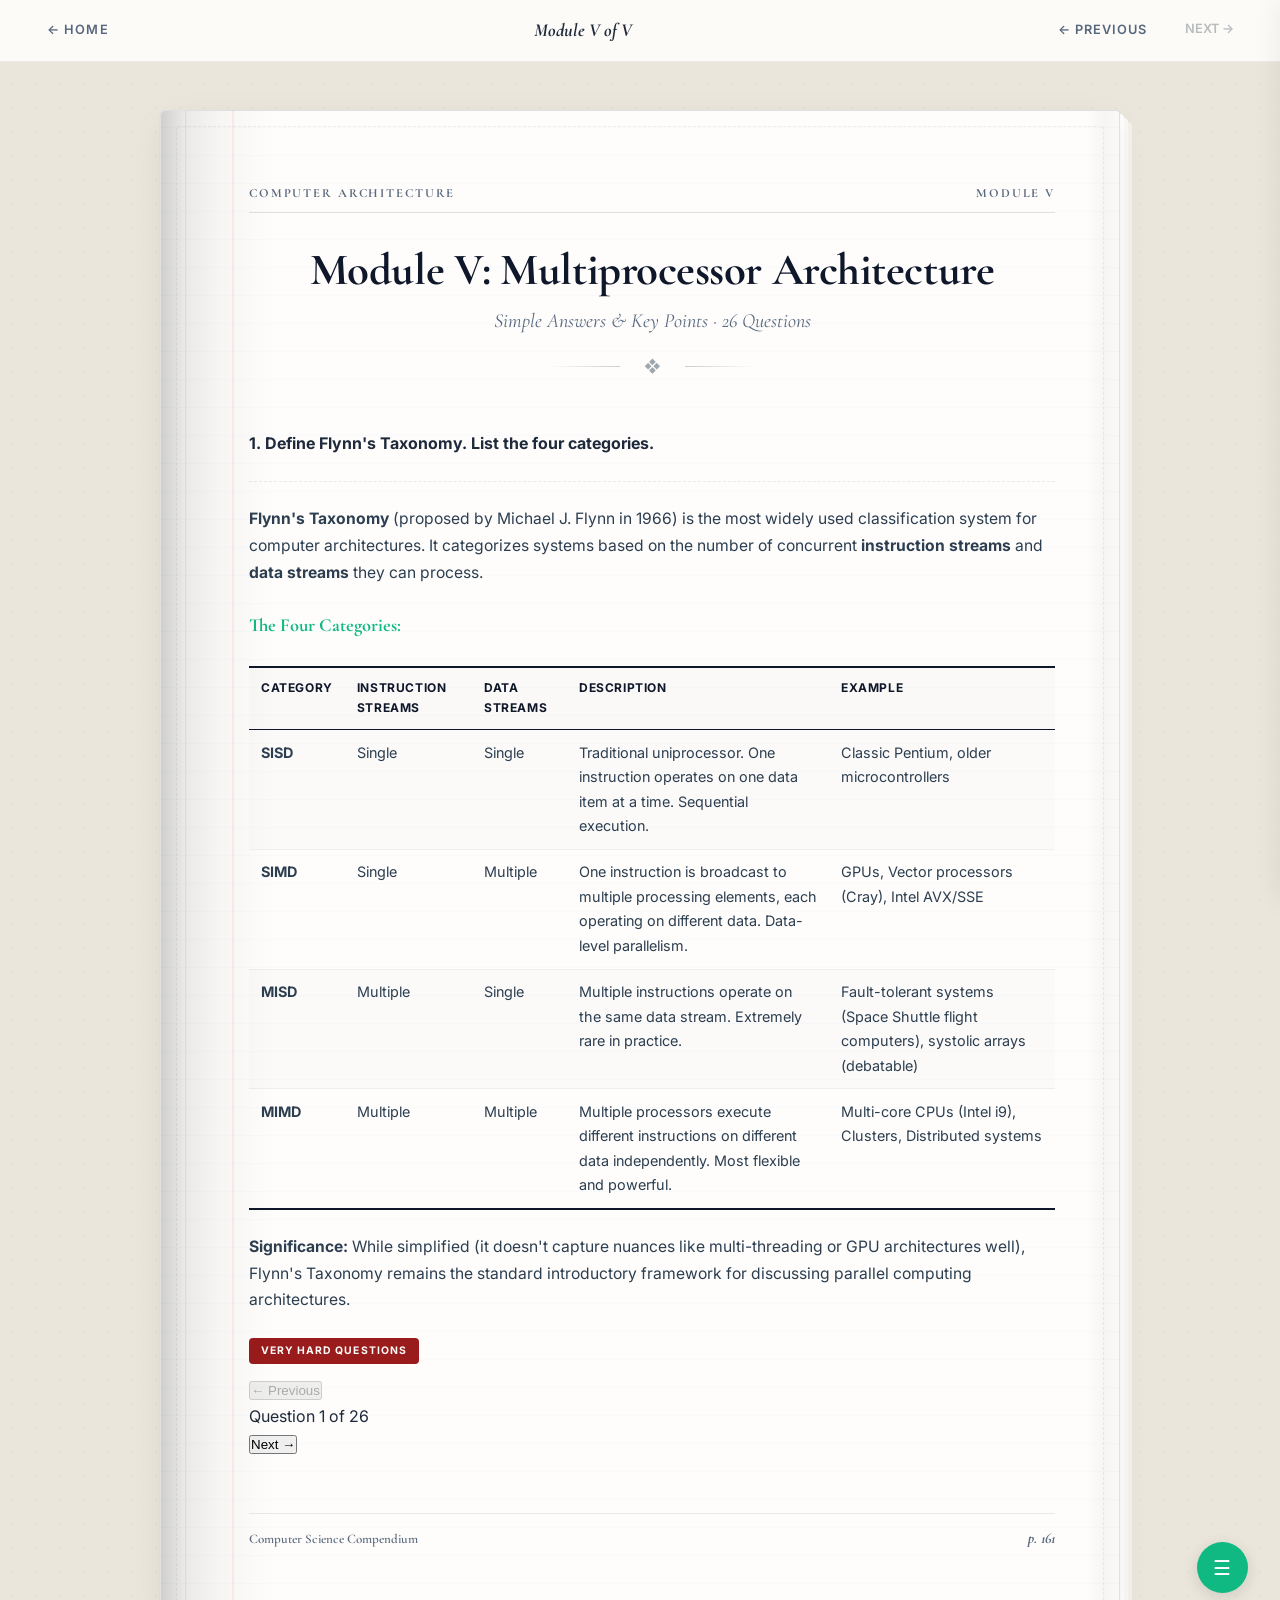
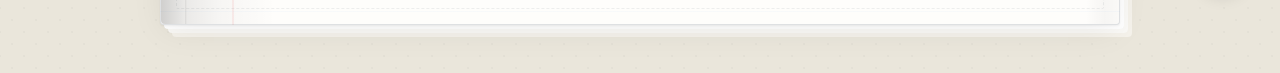
<file: multiprocessor.html>
<!DOCTYPE html>
<html lang="en">
<head>
    <meta charset="UTF-8">
    <meta name="viewport" content="width=device-width, initial-scale=1.0">
    <title>Module 5: Multiprocessor Architecture - Detailed Answers</title>
    <!-- Google Fonts -->
    <link rel="preconnect" href="https://fonts.googleapis.com">
    <link rel="preconnect" href="https://fonts.gstatic.com" crossorigin>
    <link href="https://fonts.googleapis.com/css2?family=Cormorant+Garamond:ital,wght@0,300;0,400;0,500;0,600;0,700;1,400;1,500;1,600&family=Inter:wght@300;400;500;600;700;800&display=swap" rel="stylesheet">

    <!-- Link to Shared Notes Stylesheet -->
    <link rel="stylesheet" href="notes.css">

    <!-- Page Specific Variable Colors -->
    <style>
        :root {
            --primary-color: var(--color-u5, #10b981); /* Forest Green Accent */
            --primary-light: rgba(16, 185, 129, 0.05);
            --border-color: rgba(16, 185, 129, 0.15);
        }
    </style>
</head>
<body>

<nav class="top-nav">
    <a href="index.html">← Home</a>
    <span class="nav-title">Module V of V</span>
    <div style="display:flex;gap:0.5rem;">
        <a href="vector.html">← Previous</a>
        <span style="opacity: 0.3; cursor: not-allowed; padding: 0.4rem 0.9rem; font-size: 0.8rem; font-weight: 600; text-transform: uppercase;">Next →</span>
    </div>
</nav>

<div class="container">
    <header>
        <h1>Module V: Multiprocessor Architecture</h1>
        <p class="subtitle">Simple Answers &amp; Key Points · 26 Questions</p>
        <div class="book-divider">
            <span class="line"></span>
            <span class="ornament">❖</span>
            <span class="line"></span>
        </div>
    </header>
    <div class="section">

<div class="qa-card">
<h4 class="qa-question">1. Define Flynn's Taxonomy. List the four categories.</h4>
<div class="answer">
    <p><b>Flynn's Taxonomy</b> (proposed by Michael J. Flynn in 1966) is the most widely used classification system for computer architectures. It categorizes systems based on the number of concurrent <b>instruction streams</b> and <b>data streams</b> they can process.</p>
    <p><span class="highlight">The Four Categories:</span></p>
    <table>
        <tr><th>Category</th><th>Instruction Streams</th><th>Data Streams</th><th>Description</th><th>Example</th></tr>
        <tr><td><b>SISD</b></td><td>Single</td><td>Single</td><td>Traditional uniprocessor. One instruction operates on one data item at a time. Sequential execution.</td><td>Classic Pentium, older microcontrollers</td></tr>
        <tr><td><b>SIMD</b></td><td>Single</td><td>Multiple</td><td>One instruction is broadcast to multiple processing elements, each operating on different data. Data-level parallelism.</td><td>GPUs, Vector processors (Cray), Intel AVX/SSE</td></tr>
        <tr><td><b>MISD</b></td><td>Multiple</td><td>Single</td><td>Multiple instructions operate on the same data stream. Extremely rare in practice.</td><td>Fault-tolerant systems (Space Shuttle flight computers), systolic arrays (debatable)</td></tr>
        <tr><td><b>MIMD</b></td><td>Multiple</td><td>Multiple</td><td>Multiple processors execute different instructions on different data independently. Most flexible and powerful.</td><td>Multi-core CPUs (Intel i9), Clusters, Distributed systems</td></tr>
    </table>
    <p><b>Significance:</b> While simplified (it doesn't capture nuances like multi-threading or GPU architectures well), Flynn's Taxonomy remains the standard introductory framework for discussing parallel computing architectures.</p>
</div>
</div>

<div class="qa-card">
<h4 class="qa-question">2. What is the difference between UMA and NUMA?</h4>
<div class="answer">
    <p>UMA and NUMA are two models of shared-memory multiprocessor architectures, differing in how memory access latency is distributed.</p>
    <table>
        <tr><th>Feature</th><th>UMA (Uniform Memory Access)</th><th>NUMA (Non-Uniform Memory Access)</th></tr>
        <tr><td><b>Memory Access Time</b></td><td>All processors have <b>equal access time</b> to all memory locations. Every memory address takes the same time regardless of which processor requests it.</td><td>Access time <b>depends on the location</b> of memory relative to the processor. Local memory is fast; remote memory (on another node) is slower.</td></tr>
        <tr><td><b>Architecture</b></td><td>All processors share a single, centralized main memory connected via a common bus or crossbar switch.</td><td>Memory is physically distributed across nodes. Each processor has its own local memory, but can access other processors' memory via an interconnection network.</td></tr>
        <tr><td><b>Scalability</b></td><td>Poor. The shared bus/crossbar becomes a bottleneck beyond ~8-16 processors.</td><td>Good. Can scale to hundreds of processors because most accesses are to local memory, reducing bus contention.</td></tr>
        <tr><td><b>Programming</b></td><td>Simpler. Programmers don't need to worry about data placement.</td><td>More complex. Programmers must optimize data locality to minimize remote memory accesses for good performance.</td></tr>
        <tr><td><b>Examples</b></td><td>Small SMP servers, Intel single-socket systems</td><td>AMD EPYC, Intel Xeon multi-socket servers, SGI Origin</td></tr>
    </table>
    <p><b>Key Insight:</b> NUMA is essentially a compromise between shared-memory ease-of-programming and distributed-memory scalability. The programmer sees a single shared address space, but performance depends on data placement.</p>
</div>
</div>

<div class="qa-card">
<h4 class="qa-question">3. What do you mean by memory consistency?</h4>
<div class="answer">
    <p><b>Memory Consistency</b> (or Memory Consistency Model) defines the rules governing the <b>order in which memory operations</b> (reads and writes) performed by one processor become visible to other processors in a shared-memory multiprocessor system.</p>
    <p><span class="highlight">Why It Matters:</span></p>
    <p>Modern processors reorder instructions for performance (out-of-order execution, write buffers, store-to-load forwarding). In a single processor, this is invisible because the hardware preserves the illusion of sequential execution. In a multiprocessor, however, reordering can cause one processor to see another processor's memory operations in a different order than they were issued, leading to bugs in parallel programs.</p>
    <p><span class="highlight">Common Consistency Models:</span></p>
    <ul>
        <li><b>Sequential Consistency (SC):</b> The strictest model (defined by Lamport). The result of any execution is the same as if the operations of all processors were interleaved in some sequential order, and each processor's operations appear in the order specified by its program. Simple to reason about but restricts hardware optimizations.</li>
        <li><b>Total Store Order (TSO):</b> Used by x86 processors. Allows a processor to read its own write before the write is globally visible (store buffer forwarding), but all other ordering guarantees are maintained.</li>
        <li><b>Relaxed/Weak Consistency:</b> Used by ARM and RISC-V. Allows extensive reordering of memory operations for maximum performance. Explicit <b>memory fence/barrier</b> instructions are required by programmers to enforce ordering when needed (e.g., before releasing a lock).</li>
    </ul>
</div>
</div>

<div class="qa-card">
<h4 class="qa-question">4. What is a dataflow computer?</h4>
<div class="answer">
    <p>A <b>Dataflow Computer</b> is a non-Von Neumann architecture where instruction execution is determined entirely by the <b>availability of input data (operands)</b>, rather than by a sequential Program Counter.</p>
    <p><span class="highlight">Key Principles:</span></p>
    <ul>
        <li><b>No Program Counter:</b> Unlike Von Neumann machines, there is no global PC that fetches instructions sequentially. Instead, instructions are represented as nodes in a directed graph (the Dataflow Graph).</li>
        <li><b>Data-Driven Execution:</b> An instruction "fires" (executes) as soon as ALL of its input operands arrive on its input arcs via "tokens." Results are sent as tokens along output arcs to dependent instructions.</li>
        <li><b>Implicit Parallelism:</b> Because all instructions with available data can execute simultaneously, the hardware naturally discovers and exploits the maximum parallelism inherent in the program without any explicit scheduling.</li>
        <li><b>No Side Effects:</b> Pure dataflow does not have global memory or variables. Data flows through the graph, making programs inherently free of data races.</li>
    </ul>
    <p><span class="highlight">Advantages:</span> Naturally parallel, no hazards from sequential assumptions, excellent for functional programming paradigms.</p>
    <p><span class="highlight">Disadvantages:</span> High overhead for token matching hardware, poor performance for sequential algorithms, difficulty handling irregular control flow and data structures. These limitations prevented widespread commercial adoption.</p>
</div>
</div>

<div class="qa-card">
<h4 class="qa-question">5. Give one example of a systolic array application.</h4>
<div class="answer">
    <p><b>Matrix Multiplication</b> is the most classic and widely cited application of systolic arrays.</p>
    <p><span class="highlight">Why Systolic Arrays Excel at Matrix Multiply:</span></p>
    <ul>
        <li>Matrix multiplication involves highly regular, repetitive computations: multiply and accumulate (MAC) operations.</li>
        <li>Data flows in predictable, rhythmic patterns — perfect for the "pump-like" data flow of systolic arrays.</li>
        <li>Each Processing Element (PE) performs the same operation (multiply and add), and data is reused as it flows through neighboring PEs, minimizing expensive memory accesses.</li>
    </ul>
    <p><span class="highlight">Other Applications:</span></p>
    <ul>
        <li><b>2D Convolution (Image Processing):</b> Applying a kernel/filter to an image — each PE holds one weight of the filter.</li>
        <li><b>DNA/Protein Sequence Alignment:</b> Dynamic programming algorithms like Smith-Waterman map beautifully to systolic arrays.</li>
        <li><b>Neural Network Inference:</b> Google's TPU (Tensor Processing Unit) uses a large 256×256 systolic array specifically for matrix multiply operations in deep learning.</li>
        <li><b>Signal Processing / FFT:</b> FIR filters and Fourier transforms.</li>
    </ul>
</div>
</div>

<div class="qa-card">
<h4 class="qa-question">6. What is a reduction computer?</h4>
<div class="answer">
    <p>A <b>Reduction Computer</b> is a non-Von Neumann architecture based on <b>demand-driven (lazy) evaluation</b>. Instead of executing instructions eagerly from top to bottom, a reduction computer only evaluates an expression when its result is explicitly <b>needed</b> by another computation.</p>
    <p><span class="highlight">Key Concepts:</span></p>
    <ul>
        <li><b>Demand-Driven Execution:</b> Computation starts from the "output" (the final result needed) and works backward, recursively demanding the sub-results needed to compute it. An expression is only evaluated ("reduced") when its value is required.</li>
        <li><b>Graph Reduction:</b> The program is represented as an expression tree or graph. Execution proceeds by repeatedly selecting a "reducible expression" (redex) and replacing it with its value, until the entire tree is reduced to a single value.</li>
        <li><b>Functional Programming Fit:</b> Reduction machines are designed to efficiently execute functional programming languages (like Haskell or Miranda), where programs are pure mathematical expressions without side effects.</li>
    </ul>
    <p><span class="highlight">Difference from Dataflow:</span></p>
    <ul>
        <li><b>Dataflow:</b> Data-driven (eager). Executes as soon as data is available (push model).</li>
        <li><b>Reduction:</b> Demand-driven (lazy). Executes only when the result is demanded (pull model).</li>
    </ul>
    <p><span class="highlight">Example:</span> If the program computes <code>if True then X else (expensive_computation)</code>, a reduction machine never evaluates <code>expensive_computation</code> because the <code>else</code> branch is never demanded.</p>
</div>
</div>

<div class="qa-card">
<h4 class="qa-question">7. Define synchronization in parallel computing.</h4>
<div class="answer">
    <p><b>Synchronization</b> in parallel computing refers to the mechanisms and protocols used to coordinate the execution of multiple concurrent threads or processes to ensure <b>correct program behavior</b> when they access shared resources.</p>
    <p><span class="highlight">Why It's Needed:</span></p>
    <p>When multiple processors/threads access shared data concurrently, without synchronization, <b>race conditions</b> can occur — the final result depends on the unpredictable timing of operations, leading to incorrect or inconsistent outcomes.</p>
    <p><span class="highlight">Types of Synchronization:</span></p>
    <ol>
        <li><b>Mutual Exclusion (Locks/Mutexes):</b> Ensures that only one thread at a time can access a critical section (shared data). Implemented using atomic hardware instructions like <code>Test-and-Set</code> or <code>Compare-and-Swap (CAS)</code>.</li>
        <li><b>Barriers:</b> A synchronization point where all threads must arrive before any of them can proceed. Used to ensure all threads have completed a phase of computation before starting the next phase.</li>
        <li><b>Semaphores:</b> A generalized synchronization mechanism using a counter. Binary semaphores behave like mutexes. Counting semaphores can allow up to N threads to access a resource simultaneously.</li>
        <li><b>Condition Variables:</b> Allow threads to wait for a specific condition to become true, and be notified when another thread changes the condition.</li>
    </ol>
    <p><span class="highlight">Hardware Support:</span> Modern CPUs provide atomic instructions (Test-and-Set, Load-Linked/Store-Conditional, Compare-and-Swap) that guarantee indivisible read-modify-write operations on memory, forming the foundation for all software synchronization primitives.</p>
</div>
</div>

<div class="qa-card">
<h4 class="qa-question">8. What is a distributed shared memory (DSM) architecture?</h4>
<div class="answer">
    <p><b>Distributed Shared Memory (DSM)</b> is an architecture (implemented in hardware, software, or both) that presents a <b>single, unified shared address space</b> to the programmer, even though the underlying physical memory is <b>distributed across multiple separate nodes</b> in a network.</p>
    <p><span class="highlight">How It Works:</span></p>
    <ul>
        <li>Each node has its own processor and local physical memory.</li>
        <li>The DSM system maps all local memories into a single global virtual address space.</li>
        <li><b>Local Access:</b> When a processor accesses an address that resides in its own local memory, the access is fast (same as a regular memory access).</li>
        <li><b>Remote Access:</b> When a processor accesses an address that resides in another node's physical memory, the DSM layer transparently fetches the data over the network. This is slower (NUMA effect).</li>
    </ul>
    <p><span class="highlight">Consistency Maintenance:</span></p>
    <ul>
        <li><b>Hardware DSM (e.g., SGI Origin, AMD ccNUMA):</b> Uses directory-based cache coherence protocols to track which caches hold copies of each memory block and ensure consistency.</li>
        <li><b>Software DSM (e.g., TreadMarks, Ivy):</b> Uses the Virtual Memory (VM) system's page fault mechanism. When a processor accesses a page it doesn't have, a page fault is triggered, and the OS fetches the page from the remote node over the network.</li>
    </ul>
    <p><span class="highlight">Advantage:</span> Easier programming than message-passing (no explicit send/receive). <b>Disadvantage:</b> Remote accesses are much slower than local, and maintaining consistency adds overhead.</p>
</div>
</div>

<div class="qa-card">
<h4 class="qa-question">9. Explain SISD, SIMD, MISD, and MIMD models with examples.</h4>
<div class="answer">
    <p>These four models form <b>Flynn's Taxonomy</b>, classifying architectures by the number of instruction and data streams.</p>
    <p><span class="highlight">1. SISD (Single Instruction, Single Data):</span></p>
    <ul>
        <li><b>Architecture:</b> A single processor executes a single instruction stream, operating on a single data stream. Traditional sequential (Von Neumann) computer.</li>
        <li><b>Parallelism:</b> None at the architectural level (though pipelining and superscalar techniques exploit ILP within a single stream).</li>
        <li><b>Examples:</b> Classic Intel Pentium (single-core), older microcontrollers, embedded processors.</li>
    </ul>
    <p><span class="highlight">2. SIMD (Single Instruction, Multiple Data):</span></p>
    <ul>
        <li><b>Architecture:</b> A single control unit broadcasts one instruction to multiple processing elements, each operating on different data from its own local memory.</li>
        <li><b>Parallelism:</b> Data-level parallelism (DLP). Ideal for regular, array-based computations.</li>
        <li><b>Examples:</b> NVIDIA GPUs (CUDA cores), Intel SSE/AVX SIMD extensions, Cray vector processors, ILLIAC IV.</li>
    </ul>
    <p><span class="highlight">3. MISD (Multiple Instruction, Single Data):</span></p>
    <ul>
        <li><b>Architecture:</b> Multiple processors execute different instructions on the exact same data stream. Extremely rare and mostly theoretical.</li>
        <li><b>Parallelism:</b> Instruction-level parallelism on a single data stream.</li>
        <li><b>Examples:</b> Fault-tolerant systems where multiple redundant processors execute the same program on the same input and vote on the correct output (e.g., Space Shuttle flight control computers). Some argue systolic arrays fit loosely here.</li>
    </ul>
    <p><span class="highlight">4. MIMD (Multiple Instruction, Multiple Data):</span></p>
    <ul>
        <li><b>Architecture:</b> Multiple processors, each with its own instruction stream and data stream, executing independently. The most general and flexible class.</li>
        <li><b>Parallelism:</b> Task-level parallelism (TLP). Each processor can run a completely different program.</li>
        <li><b>Examples:</b> Modern multi-core CPUs (Intel Core i9, AMD Ryzen), clusters, cloud data centers, any multi-computer system.</li>
    </ul>
</div>
</div>

<div class="qa-card">
<h4 class="qa-question">10. What is centralized shared memory architecture? Advantages/limitations.</h4>
<div class="answer">
    <p>A <b>Centralized Shared Memory</b> (also called Symmetric Multiprocessor or SMP) architecture is one where all processors are connected to a single, centralized physical main memory through a shared interconnect (typically a bus or crossbar switch).</p>
    <p><span class="highlight">Architecture:</span></p>
    <pre>
    CPU 0     CPU 1     CPU 2     CPU 3
      |         |         |         |
    [L1$]     [L1$]     [L1$]     [L1$]
      |         |         |         |
    [L2$]     [L2$]     [L2$]     [L2$]
      |         |         |         |
    ============ Shared Bus ===========
                    |
             [ Main Memory ]
    </pre>
    <p><span class="highlight">Advantages:</span></p>
    <ol>
        <li><b>Uniform Memory Access (UMA):</b> All processors have equal access time to all memory, making load balancing and data sharing trivial.</li>
        <li><b>Ease of Programming:</b> The shared address space allows threads to communicate via shared variables, avoiding the complexity of explicit message passing.</li>
        <li><b>Simple Hardware Coherence:</b> Snooping protocols (like MESI) work naturally on the shared bus — every cache can observe all transactions.</li>
    </ol>
    <p><span class="highlight">Limitations:</span></p>
    <ol>
        <li><b>Bus Bandwidth Bottleneck:</b> The shared bus has limited bandwidth. As more processors are added, they compete for bus access, saturating the bus beyond ~8-16 processors.</li>
        <li><b>Memory Bandwidth Limitation:</b> A single memory module has limited ports and bandwidth. Multiple simultaneous requests queue up.</li>
        <li><b>Poor Scalability:</b> Performance degrades rapidly as the number of processors increases due to contention. Not suitable for systems with more than ~16 processors.</li>
    </ol>
</div>
</div>

<div class="qa-card">
<h4 class="qa-question">11. Differentiate between directory-based and snooping-based cache coherence.</h4>
<div class="answer">
    <table>
        <tr><th>Feature</th><th>Snooping-Based</th><th>Directory-Based</th></tr>
        <tr><td><b>Mechanism</b></td><td>All cache controllers continuously monitor (snoop) a <b>shared bus</b>. Every memory transaction is broadcast to all processors.</td><td>A centralized or distributed <b>directory</b> keeps track of which caches hold copies of each memory block. Point-to-point messages are sent only to relevant caches.</td></tr>
        <tr><td><b>Communication</b></td><td><b>Broadcast:</b> Every coherence transaction is seen by every processor.</td><td><b>Unicast/Multicast:</b> Messages are sent only to the processors that actually hold the data.</td></tr>
        <tr><td><b>Scalability</b></td><td>Poor. Limited by shared bus bandwidth. Practical up to ~8-16 processors.</td><td>Excellent. No bus bottleneck. Scales to hundreds or thousands of processors.</td></tr>
        <tr><td><b>Latency</b></td><td>Low for small systems (broadcast is fast on a bus).</td><td>Higher per-transaction (requires directory lookup + point-to-point message + response).</td></tr>
        <tr><td><b>Hardware Complexity</b></td><td>Simpler. Cache controllers just need bus snooping logic.</td><td>More complex. Requires directory storage (memory overhead proportional to number of cache blocks × number of processors) and a scalable interconnection network.</td></tr>
        <tr><td><b>Examples</b></td><td>Intel desktop multi-core (within a single socket), AMD Bulldozer.</td><td>AMD EPYC (Infinity Fabric), Intel Xeon multi-socket (QPI/UPI), SGI Origin.</td></tr>
    </table>
    <p><b>Key Insight:</b> Snooping is preferred for small, tightly-coupled systems (desktops, single-socket servers) due to its simplicity and low latency. Directory protocols are essential for large-scale systems where bus bandwidth would be a fatal bottleneck.</p>
</div>
</div>

<div class="qa-card">
<h4 class="qa-question">12. Briefly explain interconnection networks. Mention types.</h4>
<div class="answer">
    <p><b>Interconnection Networks</b> are the communication fabric that connects processors, memories, and I/O devices in a multiprocessor or multicomputer system. The choice of network topology directly impacts bandwidth, latency, cost, and scalability.</p>
    <p><span class="highlight">Key Types:</span></p>
    <ol>
        <li><b>Shared Bus:</b> All nodes share a single communication channel. Simplest and cheapest. Bandwidth is shared and limited. Does not scale beyond ~16 nodes. Used in small SMPs.</li>
        <li><b>Crossbar Switch:</b> A full NxN switch matrix connecting every input to every output simultaneously. Non-blocking (any permutation of connections is possible). Cost grows as O(N²), limiting scalability. Used in high-end SMPs and network switches.</li>
        <li><b>2D Mesh:</b> Nodes arranged in a grid. Each node connects to its 4 neighbors (up, down, left, right). Good balance of cost and performance. Diameter = 2(√N - 1). Used in many supercomputers and NoC (Network-on-Chip) designs.</li>
        <li><b>Torus:</b> A mesh with wrap-around connections (edges connect to the opposite side). Reduces diameter and provides more uniform latency. Used in IBM Blue Gene.</li>
        <li><b>Hypercube:</b> N = 2^k nodes, each connected to k neighbors (neighbors differ by exactly 1 bit in their binary address). Diameter = log₂N (very low). Excellent latency but complex wiring for large systems. Used in Connection Machine CM-2.</li>
        <li><b>Omega Network (Multistage):</b> A logarithmic-depth switching network connecting N inputs to N outputs through log₂N stages of 2×2 switches. Cost = O(N log N). Can have blocking. Used in shared-memory multiprocessors.</li>
    </ol>
</div>
</div>

<div class="qa-card">
<h4 class="qa-question">13. Differentiate between strong and weak consistency models.</h4>
<div class="answer">
    <p>Memory consistency models define the hardware/software contract specifying the legal ordering of memory accesses across processors.</p>

    <table>
        <tr><th>Feature</th><th>Strong Consistency (Sequential Consistency)</th><th>Weak / Relaxed Consistency</th></tr>
        <tr><td><b>Operation Ordering</b></td><td>Strict order. No reordering of memory operations (loads/stores) is allowed.</td><td>Memory operations can be reordered freely by hardware/compiler for performance, except at explicit synchronization points.</td></tr>
        <tr><td><b>Global Visibility</b></td><td>All processors see all memory operations in the exact same global order.</td><td>Updates become globally visible only when a synchronization barrier or memory fence is executed.</td></tr>
        <tr><td><b>Performance</b></td><td>Low. Severely limits optimizations like write buffering, caching, and out-of-order execution.</td><td>High. Hardware can aggressively schedule and buffer memory operations to hide memory latency.</td></tr>
        <tr><td><b>Programmability</b></td><td>Easy. Programs behave in an intuitive, sequential manner.</td><td>Difficult. Programmers must manually insert memory barriers/fences to ensure correctness.</td></tr>
        <tr><td><b>Implementation</b></td><td>Rarely implemented directly in modern hardware due to high performance costs.</td><td>Standard in modern architectures (ARM, RISC-V use weak models; x86 uses TSO - a relaxed model).</td></tr>
    </table>

    <p><b>Practical Impact:</b> Most modern processors use relaxed/weak models for performance. Programmers rely on high-level synchronization primitives (mutexes, atomics) provided by programming languages, which internally compile down to the correct hardware memory fences.</p>
</div>
</div>

<div class="qa-card">
<h4 class="qa-question">14. What are cluster computers? List their key characteristics.</h4>
<div class="answer">
    <p>A <b>Cluster Computer</b> is a collection of independent, complete computers (nodes) connected via a high-speed local area network (LAN), working together as a single unified computing resource.</p>
    <p><span class="highlight">Key Characteristics:</span></p>
    <ol>
        <li><b>Commodity Hardware:</b> Built from standard, off-the-shelf servers/PCs. Much cheaper than custom-designed supercomputers or mainframes.</li>
        <li><b>Loosely Coupled:</b> Each node has its own processor, memory, OS, and storage. Nodes communicate via message passing (e.g., MPI) over a network, not via shared memory.</li>
        <li><b>High Availability:</b> If one node fails, the others can continue operating. Workload can be redistributed to surviving nodes (fault tolerance).</li>
        <li><b>Scalability:</b> New nodes can be added incrementally to increase computing power. Scales from a few nodes to thousands.</li>
        <li><b>High-Speed Interconnect:</b> Nodes are connected via fast networks like Ethernet (10/25/100 Gbps), InfiniBand, or proprietary interconnects for low-latency communication.</li>
        <li><b>Single System Image (SSI):</b> Middleware software presents the cluster as a single system to users and applications, handling job scheduling, load balancing, and fault management.</li>
    </ol>
    <p><span class="highlight">Examples:</span> Google's data centers, Amazon AWS EC2 instances, Beowulf clusters, most of the Top500 supercomputers are clusters.</p>
</div>
</div>

<div class="qa-card">
<h4 class="qa-question">15. Compare distributed shared memory and centralized shared memory.</h4>
<div class="answer">
    <table>
        <tr><th>Feature</th><th>Centralized Shared Memory (SMP)</th><th>Distributed Shared Memory (DSM)</th></tr>
        <tr><td><b>Physical Memory</b></td><td>Single, centralized memory module shared by all processors.</td><td>Memory is physically distributed across nodes, but logically shared (single address space).</td></tr>
        <tr><td><b>Access Model</b></td><td>UMA (Uniform Memory Access). All accesses take equal time.</td><td>NUMA (Non-Uniform). Local accesses are fast; remote accesses are slow.</td></tr>
        <tr><td><b>Scalability</b></td><td>Poor. Limited by bus/crossbar bandwidth (~2-16 processors).</td><td>Excellent. Can scale to hundreds or thousands of processors.</td></tr>
        <tr><td><b>Coherence</b></td><td>Snooping protocols (MESI) on the shared bus. Simple but doesn't scale.</td><td>Directory-based protocols. More complex but scales well.</td></tr>
        <tr><td><b>Programming</b></td><td>Easiest. Uniform access means no need to think about data placement.</td><td>Moderate. Programmers should optimize data locality for performance (place data near the processor that uses it most).</td></tr>
        <tr><td><b>Cost</b></td><td>Moderate (single motherboard, shared memory).</td><td>Higher (multiple nodes, each with own memory, plus interconnect).</td></tr>
        <tr><td><b>Latency</b></td><td>Uniform and low.</td><td>Variable. Local = low. Remote = high (10-100x local).</td></tr>
        <tr><td><b>Examples</b></td><td>Intel Xeon single-socket, AMD Ryzen desktop.</td><td>AMD EPYC multi-socket, SGI Origin, Intel Xeon multi-socket with QPI.</td></tr>
    </table>
</div>
</div>

<div class="qa-card">
<h4 class="qa-question">16. Discuss Flynn's taxonomy with examples of modern architectures.</h4>
<div class="answer">
    <p><i>(Refer to Question 9 for detailed explanation. Below are additional modern examples.)</i></p>
    <ul>
        <li><b>SISD:</b> Any single-threaded application running on one core of a modern CPU. While the CPU itself is MIMD-capable, a single thread uses it as SISD.</li>
        <li><b>SIMD:</b> NVIDIA GPUs running CUDA kernels (thousands of threads executing the same kernel on different data). Intel AVX-512 processing 16 floats with one instruction. Apple Neural Engine for AI inference.</li>
        <li><b>MISD:</b> Triple Modular Redundancy (TMR) systems in aviation and space. Three processors execute the same program on the same input; a voter circuit compares outputs and selects the majority result, tolerating a single processor failure.</li>
        <li><b>MIMD:</b> A modern 16-core AMD Ryzen processor running 16 different threads. A Kubernetes cluster running microservices. A university HPC cluster running different users' simulations simultaneously.</li>
    </ul>
    <p><span class="highlight">Limitations of Flynn's Taxonomy:</span> It doesn't capture modern hybrid architectures well (e.g., a GPU has SIMD cores organized in MIMD fashion — sometimes called SIMT: Single Instruction, Multiple Threads). It also doesn't distinguish between shared-memory and message-passing MIMD systems.</p>
</div>
</div>

<div class="qa-card">
<h4 class="qa-question">17. Describe architecture and synchronization of centralized shared-memory.</h4>
<div class="answer">
    <p><span class="highlight">Architecture:</span></p>
    <ul>
        <li>Multiple CPUs (2-16), each with private L1 and L2 caches.</li>
        <li>All CPUs connect to a shared bus or crossbar interconnect.</li>
        <li>A single, centralized main memory is accessible by all CPUs through the shared interconnect.</li>
        <li>A shared I/O subsystem is also connected to the bus.</li>
    </ul>
    <p><span class="highlight">Synchronization Mechanisms:</span></p>
    <ol>
        <li><b>Atomic Instructions (Hardware Level):</b>
            <ul>
                <li><b>Test-and-Set (TAS):</b> Atomically reads a memory location, returns its old value, and sets it to 1. Used to implement spin locks.</li>
                <li><b>Compare-and-Swap (CAS):</b> Atomically compares a memory location to an expected value; if they match, writes a new value. Foundation for lock-free data structures.</li>
                <li><b>Load-Linked / Store-Conditional (LL/SC):</b> LL reads a value. SC writes a new value only if no other processor has written to that location since the LL. More flexible than TAS.</li>
            </ul>
        </li>
        <li><b>Spin Locks (Software using atomic instructions):</b> A thread repeatedly "spins" (loops) checking a lock variable using TAS until the lock is free. Efficient for short critical sections but wastes CPU cycles while spinning.</li>
        <li><b>Barriers:</b> All threads must reach the barrier before any can proceed. Implemented using a shared counter: each arriving thread atomically increments the counter. When the counter equals the number of threads, all are released.</li>
    </ol>
</div>
</div>

<div class="qa-card">
<h4 class="qa-question">18. Explain different types of interconnection networks with diagrams and pros/cons.</h4>
<div class="answer">
    <p><span class="highlight">1. Shared Bus:</span></p>
    <pre>  [P0] [P1] [P2] [P3]
    |    |    |    |
  ======================== (Single Bus)
            |
       [Memory]</pre>
    <ul><li><b>Pros:</b> Simplest, cheapest, easy snooping for coherence.</li><li><b>Cons:</b> Bandwidth shared among all nodes. Fatal bottleneck beyond ~16 nodes.</li></ul>

    <p><span class="highlight">2. Crossbar Switch:</span></p>
    <pre>      M0  M1  M2  M3
  P0  ×   ×   ×   ×
  P1  ×   ×   ×   ×
  P2  ×   ×   ×   ×
  P3  ×   ×   ×   ×</pre>
    <ul><li><b>Pros:</b> Non-blocking. Any processor can access any memory simultaneously.</li><li><b>Cons:</b> Cost = O(N²). Impractical for large N.</li></ul>

    <p><span class="highlight">3. 2D Mesh:</span></p>
    <pre>  P0 — P1 — P2 — P3
  |    |    |    |
  P4 — P5 — P6 — P7
  |    |    |    |
  P8 — P9 — P10— P11</pre>
    <ul><li><b>Pros:</b> Scalable, simple routing, good for nearest-neighbor communication.</li><li><b>Cons:</b> Diameter grows as O(√N). Corner nodes have fewer connections.</li></ul>

    <p><span class="highlight">4. Hypercube (k-dimensional):</span></p>
    <pre>  3D Hypercube (8 nodes):
  000 — 001       100 — 101
   |  ×  |    ↔    |  ×  |
  010 — 011       110 — 111</pre>
    <ul><li><b>Pros:</b> Very low diameter = log₂N. High bisection bandwidth.</li><li><b>Cons:</b> Node degree = log₂N (grows with system size). Complex wiring.</li></ul>

    <p><span class="highlight">5. Torus:</span> Same as Mesh but with wrap-around edges connecting border nodes. Reduces diameter and provides more uniform latency.</p>
</div>
</div>

<div class="qa-card">
<h4 class="qa-question">19. Describe the working of a distributed shared-memory system.</h4>
<div class="answer">
    <p>A DSM system provides the abstraction of a single shared address space over physically distributed memories. Here is how it works at a detailed level:</p>
    <p><span class="highlight">Hardware-Based DSM (e.g., ccNUMA):</span></p>
    <ol>
        <li><b>Address Mapping:</b> The global address space is partitioned. Each node "owns" a range of physical addresses corresponding to its local memory.</li>
        <li><b>Local Access:</b> When CPU A accesses an address in its own local memory range, the access is served directly from local DRAM at full speed (~100 ns).</li>
        <li><b>Remote Access:</b> When CPU A accesses an address owned by Node B:
            <ul>
                <li>The memory controller on Node A recognizes the address as remote.</li>
                <li>It sends a <b>request message</b> over the interconnection network to Node B.</li>
                <li>Node B's memory controller reads the data from its local DRAM and sends a <b>reply message</b> back to Node A.</li>
                <li>Node A's cache loads the data and serves it to the CPU. Total latency: ~300-500 ns (3-5x slower than local).</li>
            </ul>
        </li>
        <li><b>Directory-Based Coherence:</b> Each node maintains a directory that tracks which remote caches hold copies of its locally owned memory blocks. When a write occurs, the directory sends invalidation messages to all remote caches holding stale copies.</li>
    </ol>
    <p><span class="highlight">Software-Based DSM:</span></p>
    <p>Uses the OS Virtual Memory system. Pages are the unit of sharing. When a processor accesses a page not in its local memory, a page fault triggers the OS to fetch the page from the remote node over the network. This is much coarser-grained and higher-latency than hardware DSM, but cheaper to implement.</p>
</div>
</div>

<div class="qa-card">
<h4 class="qa-question">20. Compare cluster computing and traditional parallel architectures. Real-world use case?</h4>
<div class="answer">
    <table>
        <tr><th>Feature</th><th>Cluster Computing</th><th>Traditional Parallel (SMP/Mainframe)</th></tr>
        <tr><td><b>Coupling</b></td><td>Loosely coupled. Independent nodes with separate OS instances.</td><td>Tightly coupled. Shared memory, shared OS.</td></tr>
        <tr><td><b>Communication</b></td><td>Message passing (MPI) over network. Higher latency.</td><td>Shared memory variables. Lower latency.</td></tr>
        <tr><td><b>Hardware</b></td><td>Commodity off-the-shelf (COTS) PCs/servers.</td><td>Custom-designed, proprietary hardware.</td></tr>
        <tr><td><b>Cost</b></td><td>Much cheaper per FLOP. Incremental scaling.</td><td>Expensive. Requires large upfront investment.</td></tr>
        <tr><td><b>Scalability</b></td><td>Excellent. Can scale to thousands of nodes.</td><td>Limited by hardware design (bus bandwidth, memory ports).</td></tr>
        <tr><td><b>Fault Tolerance</b></td><td>Good. Individual node failure doesn't crash the system. Job can be rescheduled.</td><td>A single hardware failure can bring down the entire system.</td></tr>
        <tr><td><b>Programming</b></td><td>More complex (explicit message passing, data distribution).</td><td>Easier (shared memory, implicit communication).</td></tr>
    </table>
    <p><span class="highlight">Real-World Use Case:</span></p>
    <p><b>Google's Search Infrastructure:</b> Google's search engine runs on massive clusters of thousands of commodity servers. When you type a query, it is distributed across hundreds of machines that each search a fraction of the web index. Results are merged and returned in milliseconds. This architecture provides extreme scalability, fault tolerance (failed servers are simply bypassed), and cost efficiency.</p>
</div>
</div>

<div class="qa-card">
<h4 class="qa-question">21. Explain dataflow computers. How do they differ from Von Neumann?</h4>
<div class="answer">
    <table>
        <tr><th>Feature</th><th>Von Neumann Architecture</th><th>Dataflow Architecture</th></tr>
        <tr><td><b>Execution Model</b></td><td>Control-driven. A Program Counter (PC) sequentially fetches and executes instructions.</td><td>Data-driven. Instructions execute when all their input operands (tokens) are available.</td></tr>
        <tr><td><b>Program Counter</b></td><td>Central PC dictates execution order.</td><td>No PC. Execution order is determined by data dependencies.</td></tr>
        <tr><td><b>Memory Model</b></td><td>Shared, mutable global memory. Instructions read/write to global variables.</td><td>No global memory (in pure dataflow). Data flows through the computation graph as tokens on arcs.</td></tr>
        <tr><td><b>Parallelism</b></td><td>Implicit. Hardware (OoO, superscalar) or compiler must discover parallelism.</td><td>Explicit and natural. All instructions with available data fire simultaneously. Maximum parallelism is exposed automatically.</td></tr>
        <tr><td><b>Side Effects</b></td><td>Prevalent. Instructions can modify global state.</td><td>None (pure dataflow). Each instruction consumes input tokens and produces output tokens.</td></tr>
        <tr><td><b>Synchronization</b></td><td>Requires explicit locks, barriers for parallel programs.</td><td>Implicit. Data availability inherently synchronizes operations.</td></tr>
    </table>
    <p><span class="highlight">Dataflow Execution Example:</span></p>
    <pre>
    Expression: (A + B) × (C - D)

    Von Neumann:        Dataflow Graph:
    1. LOAD A              A   B   C   D
    2. LOAD B               \ /     \ /
    3. ADD R1, A, B          +       -
    4. LOAD C                 \     /
    5. LOAD D                  \   /
    6. SUB R2, C, D             ×
    7. MUL R3, R1, R2          Result
    (Sequential: 7 steps)  (Parallel: + and - fire simultaneously → 3 steps)
    </pre>
</div>
</div>

<div class="qa-card">
<h4 class="qa-question">22. Describe systolic array architecture. Explain matrix multiplication.</h4>
<div class="answer">
    <p>A <b>Systolic Array</b> is a network of tightly coupled, simple Processing Elements (PEs) arranged in a regular pattern (typically a 2D grid). Data flows through the array rhythmically, like blood pulsing through the circulatory system (hence "systolic," from the Greek word for heart contraction).</p>
    <p><span class="highlight">Architecture:</span></p>
    <ul>
        <li>Each PE performs a simple operation (typically multiply-and-accumulate: MAC).</li>
        <li>PEs are connected to their immediate neighbors in the grid.</li>
        <li>Data enters from the edges and flows through the array in a synchronized, pipelined manner.</li>
        <li>Each PE receives data, processes it, and passes it to its neighbor in the same clock cycle.</li>
        <li>No PE needs to access global memory — data is reused as it flows through.</li>
    </ul>
    <p><span class="highlight">Matrix Multiplication (C = A × B) on a 3×3 Systolic Array:</span></p>
    <ol>
        <li>The array has 3×3 = 9 PEs, each with an accumulator initialized to 0.</li>
        <li>Elements of Matrix A flow horizontally (left to right) into the rows.</li>
        <li>Elements of Matrix B flow vertically (top to bottom) into the columns.</li>
        <li>Elements are staggered (skewed) so they arrive at the correct PE at the correct time.</li>
        <li>At each clock cycle, each PE: (a) Multiplies the incoming A element by the incoming B element. (b) Adds the product to its accumulator. (c) Passes A to the right and B downward.</li>
        <li>After 2N-1 cycles (5 cycles for 3×3), all accumulators contain the final result C[i][j].</li>
    </ol>
    <p><span class="highlight">Key Advantage:</span> Extremely high data reuse. Each element of A and B is read from memory once but used by 3 PEs. This minimizes memory bandwidth requirements — the bottleneck of traditional architectures.</p>
    <p><b>Modern Example:</b> Google's TPU v1 contains a 256×256 systolic array (65,536 PEs) specifically for neural network matrix multiplications.</p>
</div>
</div>

<div class="qa-card">
<h4 class="qa-question">23. What are reduction computer architectures? How do they differ?</h4>
<div class="answer">
    <p><b>Reduction Computer Architectures</b> are based on the principle of <b>demand-driven computation</b> (also called lazy evaluation or call-by-need). They execute programs by repeatedly reducing expressions to their simplest form.</p>
    <p><span class="highlight">How They Work:</span></p>
    <ol>
        <li>The program is represented as an <b>expression tree</b> (or graph).</li>
        <li>Execution begins at the <b>root</b> (the final output expression).</li>
        <li>The root demands the values of its sub-expressions.</li>
        <li>Each sub-expression, in turn, demands the values of its own sub-expressions, recursively.</li>
        <li>When a leaf node (a constant or input value) is reached, it returns its value immediately.</li>
        <li>Values propagate upward, and each node reduces (computes) itself when all required inputs arrive.</li>
    </ol>
    <p><span class="highlight">How They Differ from Other Architectures:</span></p>
    <table>
        <tr><th>Aspect</th><th>Von Neumann</th><th>Dataflow</th><th>Reduction</th></tr>
        <tr><td><b>Execution Trigger</b></td><td>Program Counter (control-driven)</td><td>Data availability (data-driven/eager)</td><td>Demand for result (demand-driven/lazy)</td></tr>
        <tr><td><b>Evaluation Strategy</b></td><td>Eager (evaluate everything)</td><td>Eager (fire when data arrives)</td><td>Lazy (evaluate only when needed)</td></tr>
        <tr><td><b>Unnecessary Computation</b></td><td>May compute unused results</td><td>May compute unused results</td><td>Never computes unused results</td></tr>
        <tr><td><b>Best For</b></td><td>General purpose</td><td>Parallel numeric computation</td><td>Functional programming, symbolic computation</td></tr>
    </table>
</div>
</div>

<span class="hard-title">VERY HARD QUESTIONS</span>

<div class="qa-card">
<h4 class="qa-question">H1. Mesh interconnection network with 4×4 nodes. How many links? Latency scaling?</h4>
<div class="answer">
    <p><b>Given:</b> A 2D Mesh network with 4×4 = 16 processing nodes.</p>
    <p><b>Step 1: Count the Links</b></p>
    <p>In a 2D mesh with N rows and M columns:</p>
    <div class="formula-box">Horizontal Links = N × (M - 1) = 4 × 3 = 12<br>
    Vertical Links = (N - 1) × M = 3 × 4 = 12<br>
    Total Links = 12 + 12 = 24 bidirectional links</div>

    <p><b>Step 2: Latency Scaling (Diameter)</b></p>
    <ul>
        <li>The <b>diameter</b> of a network is the maximum shortest path between any two nodes. It determines the worst-case communication latency.</li>
        <li>In a 2D mesh with N rows and M columns, the diameter is the distance from one corner to the diagonally opposite corner.</li>
        <li><div class="formula-box">Diameter = (N - 1) + (M - 1) = 3 + 3 = 6 hops</div></li>
        <li>For a general N×N mesh: Diameter = 2(N - 1). This scales as <b>O(√P)</b> where P is the total number of nodes, because N = √P.</li>
    </ul>

    <p><b>Conclusion:</b></p>
    <ul>
        <li>Total links = <b>24</b>.</li>
        <li>Maximum latency (diameter) = <b>6 hops</b>.</li>
        <li>Latency scales as <b>O(√P)</b> — sub-linear, which is reasonably good for scalability. Doubling the number of nodes only increases worst-case latency by ~41% (√2 factor).</li>
    </ul>
</div>
</div>

<div class="qa-card">
<h4 class="qa-question">H2. Cache coherence problem in a 4-processor shared memory system. Hardware solution?</h4>
<div class="answer">
    <p><b>The Problem — Cache Incoherence Scenario:</b></p>
    <ol>
        <li><b>Initial State:</b> Variable X = 10 in main memory. No processor has cached it.</li>
        <li><b>Step 1:</b> Processor P0 reads X. Its cache now holds X = 10. Main memory: X = 10.</li>
        <li><b>Step 2:</b> Processor P1 reads X. Its cache now also holds X = 10.</li>
        <li><b>Step 3:</b> Processor P0 writes X = 20 to its local cache (write-back policy). P0's cache: X = 20. Main memory: still X = 10. P1's cache: still X = 10 (STALE!).</li>
        <li><b>Step 4:</b> Processor P1 reads X from its cache. It gets X = 10 — the <b>wrong, stale value</b>!</li>
    </ol>
    <p>P0 and P1 now disagree on the value of X. This is a <b>cache coherence violation</b>.</p>

    <p><span class="highlight">Hardware-Based Solution: MESI Snooping Protocol</span></p>
    <ol>
        <li><b>All caches monitor (snoop) the shared bus.</b></li>
        <li>In Step 1, P0 reads X. Since no other cache has it, P0's cache line is marked <b>Exclusive (E)</b>.</li>
        <li>In Step 2, P1 reads X. P0's cache controller snoops this read on the bus. It intervenes: both P0 and P1 now hold X in the <b>Shared (S)</b> state.</li>
        <li>In Step 3, P0 writes X = 20. Before writing, P0 broadcasts an <b>Invalidate</b> message on the bus. P1's cache controller snoops this invalidate and marks its copy of X as <b>Invalid (I)</b>. P0's cache line transitions to <b>Modified (M)</b> with X = 20.</li>
        <li>In Step 4, P1 reads X. It finds X is Invalid in its cache (a miss). It requests X on the bus. P0's controller snoops this request, sees it has the Modified copy, <b>intervenes</b> to supply X = 20 directly to P1 (and optionally writes it back to memory). Both caches now have X = 20 in the Shared state.</li>
    </ol>
    <p><b>Result:</b> P1 correctly reads X = 20. Coherence is maintained entirely in hardware, transparently to the software.</p>
</div>
</div>

<div class="qa-card">
<h4 class="qa-question">H3. Systolic array with 9 PEs performing 3×3 convolution. Draw data flow and compute steps.</h4>
<div class="answer">
    <p><b>Setup:</b> A 3×3 systolic array with 9 PEs performing a 2D convolution of an image with a 3×3 kernel (filter).</p>
    <p><span class="highlight">Weight-Stationary Design:</span></p>
    <ul>
        <li>Each of the 9 PEs is pre-loaded with one weight of the 3×3 kernel:
        <pre>
PE(0,0)=W00  PE(0,1)=W01  PE(0,2)=W02
PE(1,0)=W10  PE(1,1)=W11  PE(1,2)=W12
PE(2,0)=W20  PE(2,1)=W21  PE(2,2)=W22
        </pre></li>
        <li>Image pixels flow into the array from the left (horizontally) and partial sums flow downward (vertically).</li>
    </ul>
    <p><span class="highlight">Data Flow per Clock Cycle:</span></p>
    <ol>
        <li>Each PE receives an image pixel from its left neighbor.</li>
        <li>It multiplies the pixel by its stored weight: <code>product = pixel × weight</code>.</li>
        <li>It adds the product to the partial sum arriving from the PE above: <code>partial_sum_out = partial_sum_in + product</code>.</li>
        <li>It passes the pixel to the right neighbor and the new partial sum downward.</li>
    </ol>
    <p><span class="highlight">Execution Steps for an N×N Image:</span></p>
    <ul>
        <li><b>Startup (Pipeline Fill):</b> The first few cycles feed skewed pixel data into the array edges.</li>
        <li><b>Steady State:</b> After the pipeline fills (after about 2×3 - 1 = 5 cycles for a 3×3 array), one output pixel emerges from the bottom row every clock cycle.</li>
        <li><b>Total Cycles for NxN image:</b> Approximately N² + startup cycles. For a 3×3 kernel on an N×N image, it takes about N² + 4 steps.</li>
        <li><b>Scalar Comparison:</b> A scalar processor would need N² × 9 multiply-accumulate operations (9 MACs per output pixel). The systolic array achieves this in ~N² steps with 9 PEs, a ~9× speedup.</li>
    </ul>
</div>
</div>

</div>
    <script src="notes.js"></script>
</div>
</body>
</html>
</file>
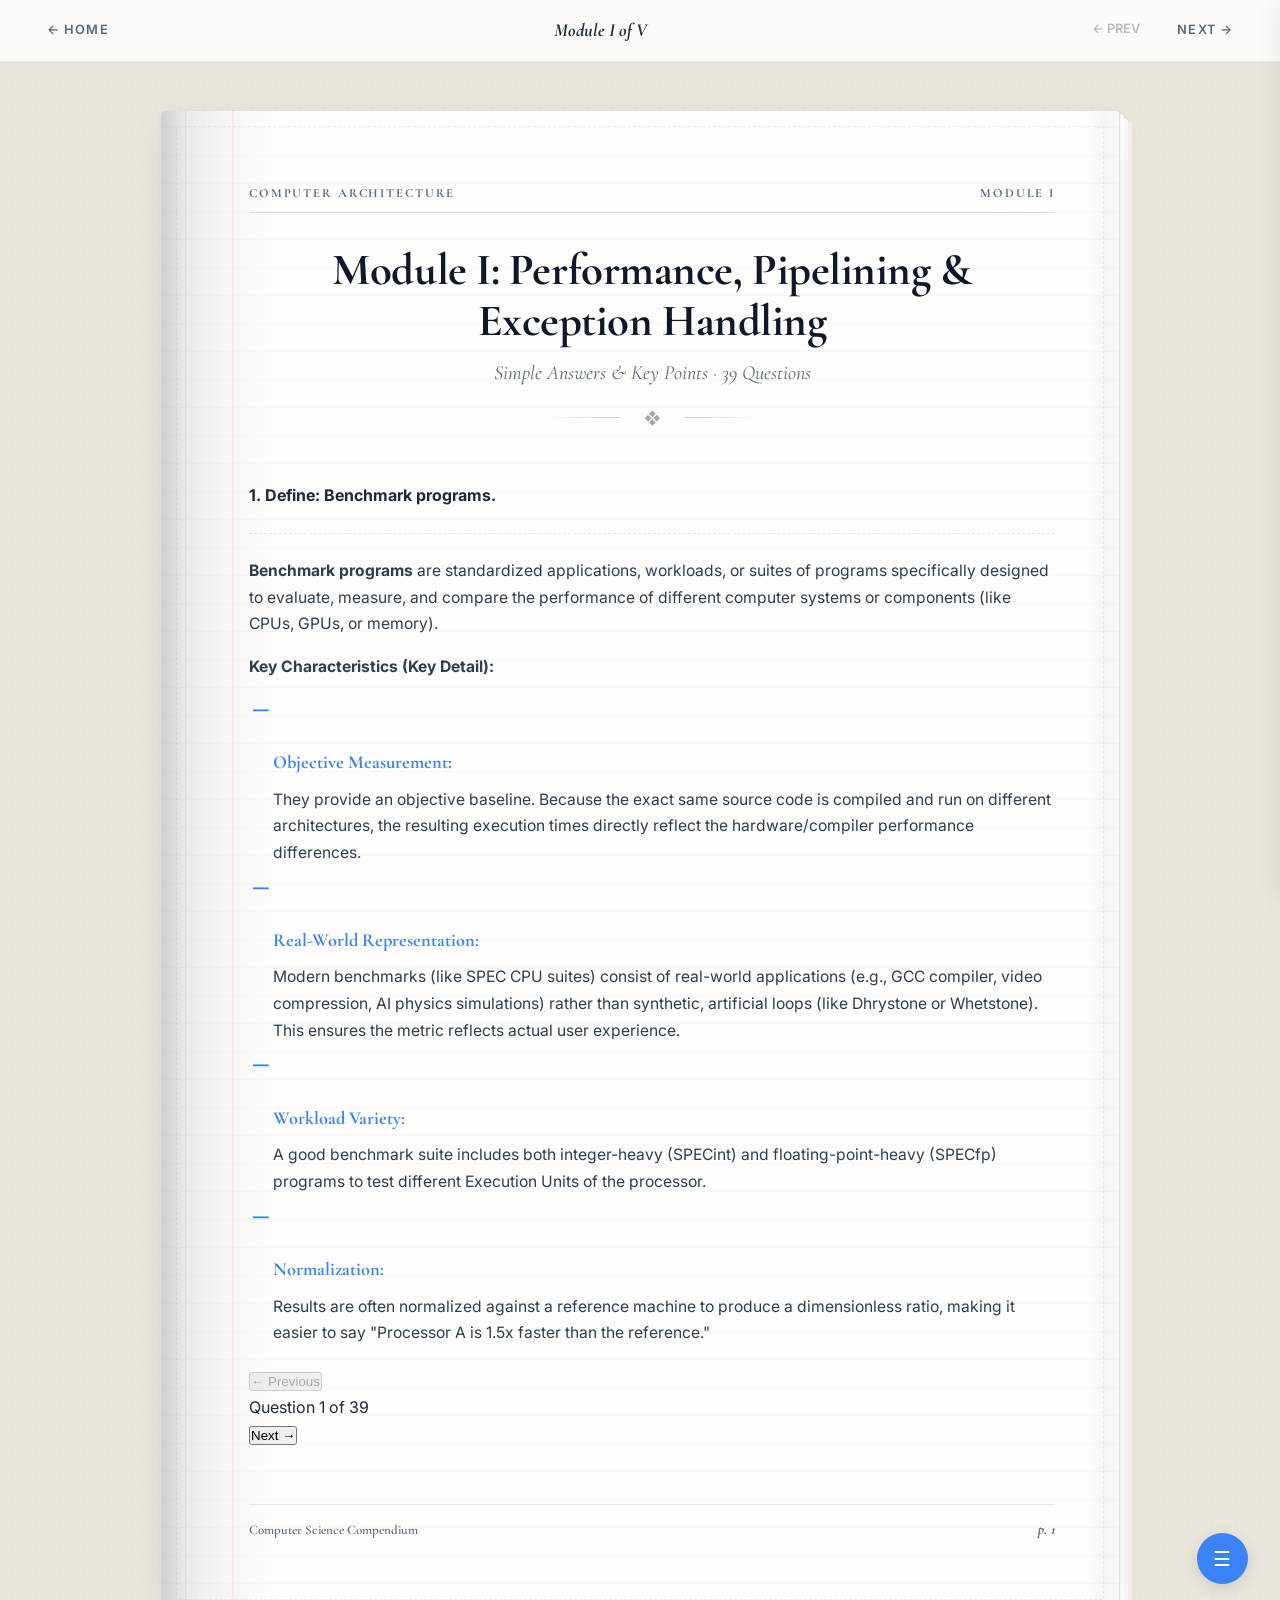
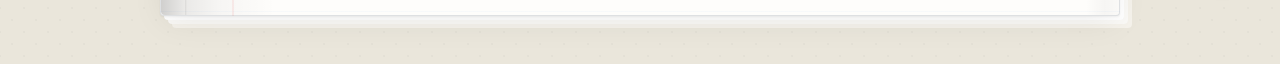
<file: pipelining.html>
<!DOCTYPE html>
<html lang="en">
<head>
    <meta charset="UTF-8">
    <meta name="viewport" content="width=device-width, initial-scale=1.0">
    <title>Module 1: Performance & Pipelining - Detailed Answers</title>
    <!-- Google Fonts -->
    <link rel="preconnect" href="https://fonts.googleapis.com">
    <link rel="preconnect" href="https://fonts.gstatic.com" crossorigin>
    <link href="https://fonts.googleapis.com/css2?family=Cormorant+Garamond:ital,wght@0,300;0,400;0,500;0,600;0,700;1,400;1,500;1,600&family=Inter:wght@300;400;500;600;700;800&display=swap" rel="stylesheet">

    <!-- Link to Shared Notes Stylesheet -->
    <link rel="stylesheet" href="notes.css">

    <!-- Page Specific Variable Colors -->
    <style>
        :root {
            --primary-color: var(--color-u1, #3b82f6); /* Blue/Indigo Accent */
            --primary-light: rgba(59, 130, 246, 0.05);
            --border-color: rgba(59, 130, 246, 0.15);
        }
    </style>
</head>
<body>

<nav class="top-nav">
    <a href="index.html">← Home</a>
    <span class="nav-title">Module I of V</span>
    <div style="display:flex;gap:0.5rem;">
        <span style="opacity: 0.3; cursor: not-allowed; padding: 0.4rem 0.9rem; font-size: 0.8rem; font-weight: 600; text-transform: uppercase;">← Prev</span>
        <a href="memory.html">Next →</a>
    </div>
</nav>

<div class="container">
    <header>
        <h1>Module I: Performance, Pipelining &amp; Exception Handling</h1>
        <p class="subtitle">Simple Answers &amp; Key Points · 39 Questions</p>
        <div class="book-divider">
            <span class="line"></span>
            <span class="ornament">❖</span>
            <span class="line"></span>
        </div>
    </header>
    <div class="section">
            
            <div class="qa-card">
<h4 class="qa-question">1. Define: Benchmark programs.</h4>
            <div class="answer">
                <p><b>Benchmark programs</b> are standardized applications, workloads, or suites of programs specifically designed to evaluate, measure, and compare the performance of different computer systems or components (like CPUs, GPUs, or memory).</p>
                <p><b>Key Characteristics (Key Detail):</b></p>
                <ul>
                    <li><span class="highlight">Objective Measurement:</span> They provide an objective baseline. Because the exact same source code is compiled and run on different architectures, the resulting execution times directly reflect the hardware/compiler performance differences.</li>
                    <li><span class="highlight">Real-World Representation:</span> Modern benchmarks (like SPEC CPU suites) consist of real-world applications (e.g., GCC compiler, video compression, AI physics simulations) rather than synthetic, artificial loops (like Dhrystone or Whetstone). This ensures the metric reflects actual user experience.</li>
                    <li><span class="highlight">Workload Variety:</span> A good benchmark suite includes both integer-heavy (SPECint) and floating-point-heavy (SPECfp) programs to test different Execution Units of the processor.</li>
                    <li><span class="highlight">Normalization:</span> Results are often normalized against a reference machine to produce a dimensionless ratio, making it easier to say "Processor A is 1.5x faster than the reference."</li>
                </ul>
            </div>
            </div>

            <div class="qa-card">
<h4 class="qa-question">2. How do we measure performance?</h4>
            <div class="answer">
                <p>Measuring performance in computer architecture relies heavily on the perspective of the user versus the perspective of the system administrator. It is fundamentally measured using two main metrics: <b>Execution Time</b> and <b>Throughput</b>.</p>
                
                <p><span class="highlight">1. Execution Time (Response Time or Latency):</span></p>
                <ul>
                    <li>This is the total time required for the computer to complete a specific task, including disk accesses, memory accesses, I/O activities, and operating system overhead.</li>
                    <li>From a user's perspective, this is the most critical metric. Lower execution time equals higher performance.</li>
                    <li><span class="highlight">Performance = 1 / Execution Time</span>. If Computer X is 'n' times faster than Computer Y, then: <code>Execution Time(Y) / Execution Time(X) = n</code>.</li>
                </ul>

                <p><span class="highlight">2. CPU Execution Time:</span></p>
                <ul>
                    <li>A more precise metric for processor designers. It isolates the time the CPU spends actually computing a specific program, ignoring I/O and time spent running other programs.</li>
                    <li><div class="formula-box">CPU Time = Instruction Count × Cycles Per Instruction (CPI) × Clock Cycle Time</div></li>
                </ul>

                <p><span class="highlight">3. Throughput (Bandwidth):</span></p>
                <ul>
                    <li>This is a measure of the total amount of work completed in a given unit of time (e.g., transactions per second, jobs per hour).</li>
                    <li>Datacenters and server administrators prioritize throughput over individual response time.</li>
                </ul>
            </div>
            </div>

            <div class="qa-card">
<h4 class="qa-question">3. Computers A and B implement the same ISA. A: 250ps clock, CPI=2.0. B: 500ps clock, CPI=1.2. Which is faster and by how much?</h4>
            <div class="answer">
                <p>To determine which computer is faster, we must calculate the <b>CPU Execution Time</b> for both machines. Since they implement the exact same Instruction Set Architecture (ISA), the Instruction Count (IC) required to run the same program will be identical for both machines.</p>
                
                <p><b>Step 1: State the Formula</b></p>
                <div class="formula-box">Execution Time = Instruction Count (IC) × CPI × Clock Cycle Time</div>
                
                <p><b>Step 2: Calculate Execution Time for Computer A</b></p>
                <ul>
                    <li>Clock Cycle Time (A) = 250 ps</li>
                    <li>CPI (A) = 2.0</li>
                    <li>Time (A) = IC × 2.0 × 250 ps = <b>500 × IC ps</b></li>
                </ul>

                <p><b>Step 3: Calculate Execution Time for Computer B</b></p>
                <ul>
                    <li>Clock Cycle Time (B) = 500 ps</li>
                    <li>CPI (B) = 1.2</li>
                    <li>Time (B) = IC × 1.2 × 500 ps = <b>600 × IC ps</b></li>
                </ul>

                <p><b>Step 4: Compare and Calculate Speedup</b></p>
                <ul>
                    <li>Computer A takes 500 units of time, while Computer B takes 600 units. Because 500 &lt; 600, <b>Computer A is faster</b>.</li>
                    <li>To find out <i>by how much</i>, we use the relative performance ratio:<br>
                    <div class="formula-box">Speedup = Execution Time (B) / Execution Time (A) <br>Speedup = (600 × IC) / (500 × IC) = 1.2</div></li>
                </ul>
                <p><b>Conclusion:</b> Computer A is <b>1.2 times faster</b> (or 20% faster) than Computer B.</p>
            </div>
            </div>

            <div class="qa-card">
<h4 class="qa-question">4. Explain Latency and Throughput.</h4>
            <div class="answer">
                <p>Latency and Throughput are the two fundamental metrics used to define system performance, and they often trade off against one another.</p>
                
                <p><span class="highlight">Latency (Response Time):</span></p>
                <ul>
                    <li><b>Definition:</b> The total time elapsed between the initiation of a single task and its completion.</li>
                    <li><b>Analogy:</b> The time it takes for a single car to travel from city A to city B on a highway.</li>
                    <li><b>Importance:</b> Crucial for interactive applications (e.g., gaming, desktop applications) where the user waits for a response.</li>
                    <li><b>Measurement:</b> Usually measured in seconds, milliseconds (ms), or nanoseconds (ns).</li>
                </ul>

                <p><span class="highlight">Throughput (Bandwidth):</span></p>
                <ul>
                    <li><b>Definition:</b> The total number of tasks completed within a specific unit of time.</li>
                    <li><b>Analogy:</b> The total number of cars that arrive at city B per hour. You can increase throughput by adding more lanes to the highway, even if the speed limit (latency) remains exactly the same.</li>
                    <li><b>Importance:</b> Crucial for servers, batch processing, and database systems.</li>
                    <li><b>Measurement:</b> Measured in tasks per second, gigabytes per second (GB/s), etc.</li>
                </ul>
                
                <p><span class="highlight">Relationship in Pipelining:</span> Pipelining a processor increases <b>Throughput</b> (more instructions complete per clock cycle) but usually slightly degrades individual instruction <b>Latency</b> due to the overhead of pipeline registers and clock skew.</p>
            </div>
            </div>

            <div class="qa-card">
<h4 class="qa-question">5. State the factors which affect the performance of Computer Systems.</h4>
            <div class="answer">
                <p>The performance of a computer system is not dictated by hardware alone; it is a complex interplay of hardware, architecture, and software. The classic CPU performance equation highlights three primary factors, but there are others:</p>
                <div class="formula-box">CPU Time = Instruction Count × CPI × Clock Cycle Time</div>
                
                <ul>
                    <li><span class="highlight">1. Algorithm & Program (Affects Instruction Count):</span> A more efficient algorithm (e.g., O(N log N) instead of O(N²)) drastically reduces the total number of instructions the CPU must execute.</li>
                    <li><span class="highlight">2. Compiler Optimizations (Affects Instruction Count & CPI):</span> A high-quality compiler can translate high-level code into fewer machine instructions. It can also schedule instructions to avoid pipeline hazards, thereby lowering the average CPI.</li>
                    <li><span class="highlight">3. Instruction Set Architecture - ISA (Affects Instruction Count & Clock Cycle Time):</span> CISC architectures (like x86) have fewer but more complex instructions. RISC architectures (like ARM) have more, but simpler, instructions that allow for faster clock speeds.</li>
                    <li><span class="highlight">4. Processor Organization / Pipelining (Affects CPI):</span> Techniques like deep pipelining, superscalar execution, out-of-order execution, and branch prediction aim to bring the ideal CPI down to 1.0 or even lower (IPC > 1).</li>
                    <li><span class="highlight">5. Hardware Technology (Affects Clock Cycle Time):</span> The physical manufacturing process (e.g., 3nm vs 7nm silicon nodes) directly dictates how fast the transistors can switch, determining the maximum clock frequency (GHz).</li>
                    <li><span class="highlight">6. Memory Hierarchy (Affects CPI):</span> Even the fastest processor will stall if it has to wait for slow RAM. Large, fast L1/L2/L3 caches reduce the "Memory Stall Cycles" penalty, significantly lowering the effective CPI.</li>
                </ul>
            </div>
            </div>

            <div class="qa-card">
<h4 class="qa-question">6. Explain CPU Clock Time and CPU execution time.</h4>
            <div class="answer">
                <p>These two terms are fundamental to understanding processor speeds and represent the base units of the CPU performance equation.</p>
                
                <p><span class="highlight">CPU Clock Time (Clock Cycle Time or Period):</span></p>
                <ul>
                    <li><b>Definition:</b> The time duration of one complete clock cycle. It is the basic heartbeat of the processor's synchronous logic. All internal operations are synchronized to this clock.</li>
                    <li><b>Relation to Frequency:</b> It is the inverse of the Clock Rate (Frequency). <br><code>Clock Cycle Time = 1 / Clock Rate</code>.</li>
                    <li><b>Example:</b> If a processor operates at 4 GHz (4 billion cycles per second), its Clock Cycle Time is 1 / (4 × 10^9) = 0.25 nanoseconds (250 ps).</li>
                </ul>

                <p><span class="highlight">CPU Execution Time:</span></p>
                <ul>
                    <li><b>Definition:</b> The total actual, physical time the CPU spends computing a specific task. It completely ignores time the CPU spends waiting for I/O operations or executing other background operating system tasks.</li>
                    <li><b>Formula:</b> <br>
                    <div class="formula-box">CPU Execution Time = Total CPU Clock Cycles for Program × Clock Cycle Time</div>
                    Because <code>Total Cycles = Instruction Count × Average CPI</code>, this expands to:<br>
                    <div class="formula-box">CPU Execution Time = Instruction Count × CPI / Clock Rate</div></li>
                    <li><b>Significance:</b> This is the ultimate metric for processor designers. To lower CPU Execution Time, designers must decrease the Instruction Count, decrease the CPI, or increase the Clock Rate (without negatively impacting the other two).</li>
                </ul>
            </div>
            </div>

            <div class="qa-card">
<h4 class="qa-question">7. What is Amdahl's law?</h4>
            <div class="answer">
                <p><b>Amdahl's Law</b> is a fundamental principle in computer architecture used to find the maximum expected improvement (speedup) to an overall system when only a <i>fraction</i> of the system is improved.</p>
                
                <p><span class="highlight">The Core Concept:</span></p>
                <p>The law states that the overall performance gain is strictly limited by the portion of the execution time that <b>cannot</b> be improved. You suffer from diminishing returns if you optimize only one part of the code while ignoring the rest.</p>
                
                <p><span class="highlight">The Formula:</span></p>
                <div class="formula-box">Speedup(overall) = 1 / [ (1 - F) + (F / S) ]</div>
                <ul>
                    <li><b>F (Fraction Enhanced):</b> The fraction of the original execution time that can be affected by the enhancement (0 ≤ F ≤ 1).</li>
                    <li><b>S (Speedup Enhanced):</b> The speedup factor achieved on that specific fraction (S > 1).</li>
                    <li><b>(1 - F):</b> The fraction of time that remains completely unaffected (the sequential bottleneck).</li>
                </ul>

                <p><span class="highlight">Example Application:</span></p>
                <p>Suppose a program spends 80% of its time doing floating-point (FP) math, and 20% doing integer logic. You invent a new FP unit that is 4 times faster.</p>
                <ul>
                    <li>F = 0.80 (80%)</li>
                    <li>S = 4 (4x speedup)</li>
                    <li>Speedup = 1 / [ (1 - 0.8) + (0.8 / 4) ] = 1 / [ 0.2 + 0.2 ] = 1 / 0.4 = <b>2.5x overall speedup</b>.</li>
                </ul>
                <p><i>Even though the FP unit is 4x faster, the overall system is only 2.5x faster because of the 20% unoptimized integer code. If S approached infinity, the max speedup is bounded by 1/(1-F) = 1/0.2 = 5x.</i></p>
            </div>
            </div>

            <div class="qa-card">
<h4 class="qa-question">8. Explain temporal and spatial locality.</h4>
            <div class="answer">
                <p>The <b>Principle of Locality</b> states that programs do not access all memory addresses uniformly; instead, they tend to access a relatively small portion of the address space at any given instant. This principle is the entire foundation upon which Cache Memory is built.</p>
                
                <p><span class="highlight">1. Temporal Locality (Locality in Time):</span></p>
                <ul>
                    <li><b>Definition:</b> If a memory location is referenced once, there is a very high probability that the exact same location will be referenced again in the near future.</li>
                    <li><b>Programming Reason:</b> This is caused by loops and function calls. Variables used as loop counters (e.g., <code>int i</code>) or accumulators (e.g., <code>sum += x</code>) are accessed repeatedly over a short time span.</li>
                    <li><b>Cache Exploitation:</b> Caches exploit this by keeping recently accessed data blocks inside the fast SRAM cache, assuming they will be needed again shortly.</li>
                </ul>

                <p><span class="highlight">2. Spatial Locality (Locality in Space):</span></p>
                <ul>
                    <li><b>Definition:</b> If a memory location is referenced, there is a very high probability that memory locations with sequential or physically adjacent addresses will be referenced in the near future.</li>
                    <li><b>Programming Reason:</b> This is caused by array traversals and sequential instruction execution. When a program processes an array <code>A[i]</code>, it will soon access <code>A[i+1]</code>. Furthermore, programs execute instructions sequentially unless a branch occurs.</li>
                    <li><b>Cache Exploitation:</b> Caches exploit this by not just bringing in the single requested byte from memory, but fetching an entire <b>Cache Block</b> (e.g., 64 bytes) at once. When the CPU asks for the next adjacent byte, it is already loaded in the cache.</li>
                </ul>
            </div>
            </div>

            <div class="qa-card">
<h4 class="qa-question">9. Explain the different types of hazards.</h4>
            <div class="answer">
                <p>In a pipelined processor, a <b>Hazard</b> is a condition that prevents the next instruction from entering its designated pipeline stage in the current clock cycle, necessitating a stall (pipeline bubble). There are three main classes of hazards:</p>

                <p><span class="highlight">1. Structural Hazards (Resource Conflicts):</span></p>
                <ul>
                    <li><b>Cause:</b> The hardware does not have enough resources to support all the instructions currently executing in the pipeline in the same clock cycle.</li>
                    <li><b>Example:</b> If a processor has only one physical memory port, an instruction in the Instruction Fetch (IF) stage cannot read memory at the exact same time an older instruction in the Memory Access (MEM) stage is trying to read/write data.</li>
                </ul>

                <p><span class="highlight">2. Data Hazards (Data Dependencies):</span></p>
                <ul>
                    <li><b>Cause:</b> An instruction depends on the result of a previous instruction, but that result has not yet been computed and written back to the register file.</li>
                    <li><b>Example (RAW - Read After Write):</b><br>
                        <code>ADD R1, R2, R3</code> (Writes to R1 in WB stage)<br>
                        <code>SUB R4, R1, R5</code> (Reads R1 in ID stage)<br>
                        The SUB instruction attempts to read R1 before the ADD instruction has written the new value to it, causing a True Data Hazard.</li>
                </ul>

                <p><span class="highlight">3. Control Hazards (Branch Hazards):</span></p>
                <ul>
                    <li><b>Cause:</b> The pipeline makes decisions on what instructions to fetch next based on the assumption that a conditional branch will not be taken. If the branch <i>is</i> taken, the pipeline fetched the wrong instructions.</li>
                    <li><b>Example:</b> A <code>BEQ</code> (Branch if Equal) instruction determines its target address and condition outcome in the EX or ID stage. By that time, 1 or 2 incorrect sequential instructions have already been fetched into the IF and ID stages and must be flushed.</li>
                </ul>
            </div>
            </div>

            <div class="qa-card">
<h4 class="qa-question">10. How can data hazards be avoided or mitigated?</h4>
            <div class="answer">
                <p>Data hazards (specifically Read-After-Write, or True Dependencies) occur when an instruction needs a value that is still flowing through the pipeline. They can be mitigated using three primary techniques:</p>

                <p><span class="highlight">1. Forwarding (or Bypassing):</span></p>
                <ul>
                    <li><b>Hardware Solution:</b> This is the most effective method. Extra hardware multiplexers and datapaths are added to route the output of the ALU (from the EX/MEM pipeline register) directly back to the input of the ALU for the next instruction.</li>
                    <li><b>Result:</b> The dependent instruction receives the data immediately, bypassing the slow write-back-to-register process, completely eliminating the stall for standard arithmetic dependencies.</li>
                </ul>

                <p><span class="highlight">2. Pipeline Interlocking (Hardware Stalls):</span></p>
                <ul>
                    <li><b>Hardware Solution:</b> Not all hazards can be forwarded. For example, a <i>Load-Use Data Hazard</i> occurs when a <code>LOAD</code> instruction fetches data in the MEM stage, but the very next instruction needs it in the EX stage. Forwarding goes backward in time, which is impossible.</li>
                    <li><b>Result:</b> Hardware detection logic forces a 1-cycle stall (a "bubble" or NOP) in the pipeline to delay the dependent instruction until the data can be forwarded from the MEM/WB register.</li>
                </ul>

                <p><span class="highlight">3. Compiler Instruction Scheduling (Software Solution):</span></p>
                <ul>
                    <li><b>Software Solution:</b> The compiler analyzes the code at compile-time and attempts to reorder instructions. It finds independent instructions and places them between the data-producing instruction and the data-consuming instruction.</li>
                    <li><b>Result:</b> This naturally separates the dependent instructions by enough clock cycles that the hardware stall (interlock) is no longer necessary.</li>
                </ul>
            </div>
            </div>

            <div class="qa-card">
<h4 class="qa-question">11. What is a hazard?</h4>
            <div class="answer">
                <p><b>Definition:</b> In computer architecture, particularly in instruction pipelining, a <b>hazard</b> is a situation or condition that prevents the next instruction in the instruction stream from executing during its designated clock cycle.</p>
                
                <p><b>Detailed Implications:</b></p>
                <ul>
                    <li><b>Pipeline Disruption:</b> Pipelining relies on a steady, continuous flow of instructions. A hazard disrupts this flow.</li>
                    <li><b>Stalls and Bubbles:</b> When a hazard cannot be resolved dynamically via forwarding, the processor must issue a <b>stall</b>. A stall effectively injects a No-Operation (NOP), often called a "bubble", into the pipeline stages.</li>
                    <li><b>Performance Degradation:</b> Every stall cycle increases the effective CPI (Cycles Per Instruction) of the program above the ideal CPI of 1.0. Therefore, hazards directly reduce the instruction throughput and overall speedup achieved by pipelining.</li>
                    <li><b>Classification:</b> As noted previously, hazards are strictly classified into Structural (hardware limits), Data (operand dependencies), and Control (branching) hazards.</li>
                </ul>
            </div>
            </div>

            <div class="qa-card">
<h4 class="qa-question">12. What are the different ways of handling hazards?</h4>
            <div class="answer">
                <p>Processor designers and compiler writers use a combination of hardware and software techniques to handle hazards and minimize their performance impact:</p>

                <p><span class="highlight">Handling Structural Hazards:</span></p>
                <ul>
                    <li><b>Resource Duplication:</b> Add more hardware. For example, use a Harvard Architecture (separate instruction cache and data cache) so IF and MEM stages don't collide on a single memory port.</li>
                    <li><b>Stalling:</b> If resources cannot be duplicated, the hardware forces the younger instruction to wait.</li>
                </ul>

                <p><span class="highlight">Handling Data Hazards:</span></p>
                <ul>
                    <li><b>Forwarding/Bypassing:</b> Adding internal data paths to pass ALU results backward in the pipeline to dependent instructions.</li>
                    <li><b>Interlocking (Stalling):</b> Hardware detects unavoidable hazards (like Load-Use) and inserts a bubble.</li>
                    <li><b>Code Scheduling:</b> The compiler reorders instructions to physically separate dependencies.</li>
                </ul>

                <p><span class="highlight">Handling Control Hazards:</span></p>
                <ul>
                    <li><b>Assume Branch Not Taken:</b> The simplest hardware simply keeps fetching sequentially. If the branch is taken, it flushes the pipeline.</li>
                    <li><b>Branch Prediction:</b> Hardware guesses whether the branch will be taken (using Branch History Tables). If correct, zero penalty.</li>
                    <li><b>Delayed Branch:</b> The compiler moves a safe, independent instruction into the "branch delay slot" (the cycle immediately following the branch). The hardware executes this slot regardless of the branch outcome, preventing a wasted cycle.</li>
                </ul>
            </div>
            </div>

            <div class="qa-card">
<h4 class="qa-question">13. What is the impact of data hazards and structural hazards on pipeline performance?</h4>
            <div class="answer">
                <p>Both data and structural hazards negatively impact pipeline performance by introducing <b>stall cycles</b>, which directly degrades the instruction throughput.</p>

                <p><span class="highlight">Mathematical Impact:</span></p>
                <ul>
                    <li>The theoretical maximum speedup of a pipeline is equal to the number of pipeline stages (<i>k</i>). This assumes an ideal CPI of 1.0.</li>
                    <li>However, the actual Speedup formula is:<br>
                    <div class="formula-box">Speedup = Pipeline Depth / (1 + Pipeline Stall Cycles per Instruction)</div></li>
                    <li><b>Effective CPI:</b> Hazards increase the Effective CPI. <code>Effective CPI = Ideal CPI (1) + Stall Cycles/Instruction</code>.</li>
                </ul>

                <p><span class="highlight">Specific Impacts:</span></p>
                <ul>
                    <li><b>Structural Hazards:</b> Because they represent a fundamental lack of hardware, they guarantee a stall every time the conflict occurs. For example, if memory isn't separated into Instruction and Data caches, every single Load/Store instruction will stall the Instruction Fetch stage, drastically lowering performance.</li>
                    <li><b>Data Hazards:</b> If unmitigated by forwarding, every RAW dependency would cause a 2 or 3 cycle stall, virtually eliminating the benefit of pipelining. Even with forwarding, Load-Use hazards force a mandatory 1-cycle stall, which degrades performance by 10-15% in integer workloads.</li>
                </ul>
            </div>
            </div>

            <div class="qa-card">
<h4 class="qa-question">14. What is branch prediction, and how does it help reduce control hazards?</h4>
            <div class="answer">
                <p><b>Branch prediction</b> is a sophisticated optimization technique where the processor's hardware attempts to guess the outcome of a conditional branch (e.g., an <code>if</code> statement or a <code>for</code> loop condition) <i>before</i> the condition is actually evaluated in the execution stage.</p>

                <p><span class="highlight">How it works:</span></p>
                <ul>
                    <li>When a branch instruction is fetched, the predictor looks at historical data. If the branch is at the end of a loop, it has likely been taken 99 times in a row. The predictor will guess "Taken".</li>
                    <li>The processor immediately begins fetching and executing instructions from the predicted target address speculatively.</li>
                </ul>

                <p><span class="highlight">How it reduces control hazards:</span></p>
                <ul>
                    <li><b>If the prediction is correct:</b> The pipeline remains full. There are zero stall cycles, and the control hazard penalty is entirely eliminated.</li>
                    <li><b>If the prediction is incorrect (Misprediction):</b> The processor must undo the speculative work. It flushes the incorrectly fetched instructions from the pipeline and resumes fetching from the correct address. This incurs a misprediction penalty (e.g., 2-3 cycles in simple processors, up to 15+ in deep pipelines).</li>
                </ul>
                <p>Because modern dynamic branch predictors (like two-bit predictors or tournament predictors) achieve >95% accuracy, they effectively eliminate the vast majority of control hazard stalls.</p>
            </div>
            </div>

            <div class="qa-card">
<h4 class="qa-question">15. Explain the pipeline process. What are pipeline stages typically involved in instruction execution?</h4>
            <div class="answer">
                <p><b>Pipelining</b> is an implementation technique where multiple instructions are overlapped in execution. It is analogous to an automobile assembly line: a car doesn't wait for the previous car to be completely finished before it starts; instead, different stations work on different cars simultaneously.</p>
                
                <p>To achieve this, the execution of a single instruction is divided into distinct, isolated steps called <b>stages</b>. Each stage is separated by hardware registers (pipeline registers) to hold data between clock cycles.</p>

                <p><span class="highlight">The Classic 5-Stage RISC Pipeline:</span></p>
                <ol>
                    <li><b>Instruction Fetch (IF):</b> The CPU sends the Program Counter (PC) to the Instruction Memory/Cache and fetches the instruction. The PC is incremented (PC + 4).</li>
                    <li><b>Instruction Decode / Register Read (ID):</b> The control unit decodes the fetched instruction to determine what operation to perform. Simultaneously, the required source operands are read from the Register File.</li>
                    <li><b>Execution / Effective Address (EX):</b> The ALU performs the arithmetic or logical operation. For load/store instructions, the ALU calculates the effective memory address (Base Register + Offset).</li>
                    <li><b>Memory Access (MEM):</b> If the instruction is a Load, data is read from the Data Cache. If it is a Store, data is written to the Data Cache. For arithmetic instructions, this stage does nothing.</li>
                    <li><b>Write-Back (WB):</b> The final result (either from the ALU or from Memory) is written back into the destination register in the Register File.</li>
                </ol>
            </div>
            </div>

            <div class="qa-card">
<h4 class="qa-question">16. Explain the stages of an instruction pipeline.</h4>
            <div class="answer">
                <p><i>(Note: This is a direct continuation and expansion of Question 15).</i> In a classic 5-stage MIPS/RISC architecture, the stages operate precisely on the rising edge of the clock cycle:</p>

                <ul>
                    <li><b>1. IF (Instruction Fetch):</b> Uses the PC to index the Instruction Cache. Retrieves the 32-bit instruction word. Places it into the IF/ID pipeline register. Updates PC to PC+4.</li>
                    <li><b>2. ID (Instruction Decode):</b> The hardware looks at the opcode bits (e.g., top 6 bits) to generate control signals. It reads registers rs and rt from the register file. It sign-extends the 16-bit immediate value to 32 bits. All this data is placed into the ID/EX pipeline register.</li>
                    <li><b>3. EX (Execution):</b> The Arithmetic Logic Unit (ALU) does the heavy lifting. It either calculates arithmetic (ADD, SUB), logic (AND, OR), or calculates a memory address for Load/Stores. It also determines if a branch condition is met. Output goes to EX/MEM register.</li>
                    <li><b>4. MEM (Memory Access):</b> Active only for Data Transfer instructions. Reads from Data Cache (for loads) or writes to Data Cache (for stores). Other instructions pass their ALU result passively through this stage into the MEM/WB register.</li>
                    <li><b>5. WB (Write Back):</b> The data—either the ALU result or the memory read result—is routed to the Register File and written to the destination register (rd or rt).</li>
                </ul>
                <p>By dividing execution into these 5 stages, a pipeline can process 5 different instructions simultaneously, one in each stage.</p>
            </div>
            </div>

            <div class="qa-card">
<h4 class="qa-question">17. What are the challenges in implementing instruction pipelines?</h4>
            <div class="answer">
                <p>Implementing a robust, high-performance pipeline involves significant hardware complexity. Key challenges include:</p>

                <ul>
                    <li><span class="highlight">1. Balancing Stage Delays:</span> The clock cycle time of the entire processor is dictated by the <i>slowest</i> pipeline stage. If the EX stage takes 200ps but the MEM stage takes 500ps, the clock cycle must be set to 500ps, wasting 300ps in the EX stage. Designing logic to balance latency perfectly across stages is immensely difficult.</li>
                    <li><span class="highlight">2. Hazard Resolution Logic:</span> Implementing Forwarding requires massive data multiplexers connecting almost every stage back to the ALU. Detecting hazards requires complex combinatorial logic that compares destination registers of older instructions with source registers of incoming instructions.</li>
                    <li><span class="highlight">3. Precise Exceptions/Interrupts:</span> When an exception (like page fault) occurs in the MEM stage for Instruction A, Instructions B, C, and D are already partially executed in earlier stages. The hardware must perfectly halt Instruction A, flush B, C, and D, handle the exception, and then flawlessly restart from Instruction A. This "Precise State" management is notoriously complex.</li>
                    <li><span class="highlight">4. Power Dissipation and Clock Skew:</span> Pipelining requires inserting hundreds of pipeline registers, all connected to the global clock tree. Driving this massive clock tree consumes significant power and causes "clock skew" (the clock signal arriving at different registers at slightly different times).</li>
                </ul>
            </div>
            </div>

            <div class="qa-card">
<h4 class="qa-question">18. Why is instruction pipelining less effective for certain instruction sets?</h4>
            <div class="answer">
                <p>Instruction pipelining is highly effective for <b>RISC</b> (Reduced Instruction Set Computer) architectures (like ARM or MIPS), but historically much less effective for <b>CISC</b> (Complex Instruction Set Computer) architectures (like older x86).</p>
                
                <p><b>Reasons CISC impedes pipelining:</b></p>
                <ul>
                    <li><span class="highlight">Variable Instruction Lengths:</span> CISC instructions can vary from 1 byte to 15 bytes. A pipeline's IF (Fetch) stage doesn't know where the next instruction begins until it fully decodes the current one, breaking the smooth flow of the fetch stage.</li>
                    <li><span class="highlight">Variable Execution Times:</span> In RISC, almost all instructions take exactly 1 cycle in the EX stage. In CISC, an instruction like "String Move" might take 100 cycles to execute in the EX stage, completely stalling the pipeline behind it and destroying throughput.</li>
                    <li><span class="highlight">Complex Addressing Modes:</span> CISC allows memory operands directly in ALU instructions (e.g., <code>ADD R1, [Memory_Address]</code>). This forces the instruction to undergo Address Calculation, Memory Fetch, AND Execution all within the same pipeline instruction flow, making it impossible to map neatly onto a standard 5-stage pipeline without massive stalls.</li>
                </ul>
                <p><i>Note: Modern x86 processors solve this by having a complex hardware decoder at the front-end that translates ugly CISC instructions into clean, RISC-like "micro-operations" (uOps) which are then pipelined efficiently.</i></p>
            </div>
            </div>

            <div class="qa-card">
<h4 class="qa-question">19. How does pipelining improve CPU performance?</h4>
            <div class="answer">
                <p>Pipelining improves performance fundamentally by increasing <b>Instruction Throughput</b>—the number of instructions completing per unit of time—rather than decreasing the latency of any individual instruction.</p>

                <p><span class="highlight">The Mechanism of Improvement:</span></p>
                <ul>
                    <li>In a non-pipelined, single-cycle processor, the clock cycle must be long enough to accommodate the entire instruction fetch, decode, execute, memory, and write-back sequence sequentially (e.g., 1000ps). Only one instruction finishes every 1000ps.</li>
                    <li>In a pipelined processor, the hardware is chopped into 5 stages separated by registers. The clock cycle only needs to be as long as the longest individual stage (e.g., 200ps).</li>
                    <li>Because there are 5 stages, up to 5 instructions can be processed simultaneously (in parallel temporal overlap).</li>
                    <li>After the initial pipeline fills up (which takes 5 cycles), <b>one instruction completes and exits the pipeline every single clock cycle (every 200ps).</b></li>
                </ul>
                
                <p><span class="highlight">The Mathematical Result:</span></p>
                <p>Ideally, an N-stage pipeline can yield a speedup of almost exactly <b>N</b> over a non-pipelined equivalent, multiplying overall CPU performance by N, simply by overlapping work that uses different hardware components.</p>
            </div>
            </div>

            <div class="qa-card">
<h4 class="qa-question">20. How does arithmetic pipelining differ from instruction pipelining?</h4>
            <div class="answer">
                <p>Both utilize the concept of pipelining (breaking a task into sequential stages separated by registers), but they apply to entirely different levels of the processor hierarchy.</p>

                <p><span class="highlight">Instruction Pipelining:</span></p>
                <ul>
                    <li><b>Scope:</b> Operates at the macroscopic level of the whole CPU.</li>
                    <li><b>Function:</b> It overlaps the execution of entirely <i>different, separate instructions</i> in the program (e.g., Fetching Instruction 3 while Decoding Instruction 2 and Executing Instruction 1).</li>
                    <li><b>Stages:</b> IF, ID, EX, MEM, WB.</li>
                </ul>

                <p><span class="highlight">Arithmetic Pipelining:</span></p>
                <ul>
                    <li><b>Scope:</b> Operates at the microscopic level, deep within the ALU or FPU (Floating Point Unit).</li>
                    <li><b>Function:</b> It overlaps the sub-operations of a <i>single, highly complex mathematical operation</i> across multiple data sets.</li>
                    <li><b>Example (Floating Point Addition):</b> Adding floating point numbers is slow. It is broken into stages: 
                        <ol>
                            <li>Compare Exponents.</li>
                            <li>Shift Mantissa to align decimal points.</li>
                            <li>Add Mantissas.</li>
                            <li>Normalize the result.</li>
                        </ol>
                        An arithmetic pipeline allows the CPU to start a new Floating Point addition every clock cycle, even if one addition takes 4 cycles to finish.
                    </li>
                </ul>
            </div>
            </div>

        </div>
            <div class="qa-card">
<h4 class="qa-question">21. What is data forwarding? How does it resolve RAW hazards?</h4>
            <div class="answer">
                <p><b>Data Forwarding</b> (also known as bypassing or short-circuiting) is a critical hardware optimization used to resolve Read-After-Write (RAW) data hazards without stalling the pipeline.</p>
                
                <p><span class="highlight">The RAW Hazard Problem:</span></p>
                <p>If Instruction A writes to R1, and Instruction B reads from R1, Instruction B normally has to wait until Instruction A completes its Write-Back (WB) stage. This would cause a 2- or 3-cycle stall.</p>

                <p><span class="highlight">How Forwarding Works (Details):</span></p>
                <ul>
                    <li><b>Internal Data Paths:</b> Hardware designers add physical wires (buses) and multiplexers that connect the output of the ALU (the EX stage) and the output of the Data Memory (the MEM stage) directly back to the inputs of the ALU.</li>
                    <li><b>Forwarding Unit Logic:</b> A specialized forwarding control unit continuously monitors the pipeline. It compares the Destination Register of the instruction currently in the EX/MEM and MEM/WB registers with the Source Registers of the instruction currently entering the EX stage.</li>
                    <li><b>The Resolution:</b> If a match is found (a hazard is detected), the multiplexer selects the forwarded data from the pipeline register rather than the stale data read from the Register File. </li>
                    <li><b>Result:</b> The dependent instruction receives the newly computed data exactly when it needs it, bypassing the register file entirely, and eliminating the stall cycle.</li>
                </ul>
            </div>
            </div>

            <div class="qa-card">
<h4 class="qa-question">22. What is branch prediction? How does it reduce control hazards?</h4>
            <div class="answer">
                <p><b>Branch prediction</b> is a microprocessor technique that attempts to guess the outcome of a conditional branch (e.g., whether an 'if' statement is true or a loop will iterate again) before it is officially evaluated. This mitigates Control Hazards.</p>
                
                <p><span class="highlight">Static vs. Dynamic Prediction:</span></p>
                <ul>
                    <li><b>Static Prediction:</b> The compiler predicts the branch. For example, it might predict that backward branches (loops) are always taken, and forward branches (if-statements) are never taken.</li>
                    <li><b>Dynamic Prediction:</b> The hardware uses a <b>Branch History Table (BHT)</b> or Branch Target Buffer (BTB) to track the past behavior of branches at runtime. A common implementation is a 2-bit saturating counter, which requires a branch to deviate twice before changing its prediction, making it highly accurate for loops.</li>
                </ul>

                <p><span class="highlight">Reducing Control Hazards:</span></p>
                <ul>
                    <li>When a branch is fetched, the predictor supplies a guess. If the guess is "Taken", the CPU immediately fetches from the target address. If "Not Taken", it fetches sequentially.</li>
                    <li><b>Zero Penalty on Success:</b> If the guess is correct (which modern predictors do >95% of the time), the pipeline never stalls. The control hazard is effectively erased.</li>
                    <li><b>Misprediction Penalty:</b> If the guess is wrong, the CPU must flush the incorrectly fetched instructions and restart fetching from the correct address, incurring a penalty of several clock cycles.</li>
                </ul>
            </div>
            </div>

            <div class="qa-card">
<h4 class="qa-question">23. Why do structural hazards occur in a pipeline with a single memory for instruction and data?</h4>
            <div class="answer">
                <p>A structural hazard occurs when the hardware cannot support all the operations that the pipeline needs to execute simultaneously in a single clock cycle.</p>
                
                <p><span class="highlight">The Single Memory Problem (Von Neumann Architecture):</span></p>
                <ul>
                    <li>In a classic 5-stage pipeline, the <b>Instruction Fetch (IF)</b> stage requires access to memory every single clock cycle to fetch the next instruction.</li>
                    <li>The <b>Memory Access (MEM)</b> stage requires access to memory whenever a Load or Store instruction is executed.</li>
                    <li>If the processor utilizes a unified, single physical memory block (or a single memory bus port) for both instructions and data, it cannot perform two memory operations simultaneously.</li>
                </ul>

                <p><span class="highlight">The Hazard Scenario:</span></p>
                <p>If Instruction A (a Load) is in the MEM stage, it occupies the memory port to read data. In that exact same clock cycle, Instruction D (four cycles behind) is in the IF stage, trying to fetch its instruction word. They collide. The hardware must stall the IF stage (injecting a bubble) to let the MEM stage finish. </p>
                
                <p><b>The Solution:</b> Modern processors use a <b>Harvard Architecture</b> at the L1 cache level, providing a physically separate Instruction Cache (I-Cache) and Data Cache (D-Cache). This provides two independent memory ports, entirely eliminating this structural hazard.</p>
            </div>
            </div>

            <div class="qa-card">
<h4 class="qa-question">24. How does pipeline flushing work?</h4>
            <div class="answer">
                <p><b>Pipeline flushing</b> (also called pipeline squashing or clearing) is the mechanism used by the processor to discard instructions that were speculatively fetched into the pipeline but should not be executed.</p>
                
                <p><span class="highlight">When does flushing occur?</span></p>
                <ul>
                    <li><b>Branch Misprediction:</b> The processor guessed a branch would be taken and fetched instructions from the target. The EX stage later determines the branch was actually <i>not taken</i>.</li>
                    <li><b>Exceptions/Interrupts:</b> An instruction causes a fault (like divide by zero). Instructions currently in the pipeline behind the faulting instruction must not be allowed to change machine state.</li>
                </ul>

                <p><span class="highlight">Mechanism (How it works):</span></p>
                <ol>
                    <li><b>Identify Invalid Instructions:</b> The hardware identifies the pipeline stages containing the incorrectly fetched instructions (typically IF, ID, and sometimes EX).</li>
                    <li><b>Zeroing Control Signals:</b> The control lines in the pipeline registers for those specific stages are set to zero. This effectively transforms the invalid instructions into <b>NOPs (No-Operations)</b>.</li>
                    <li><b>Preventing State Change:</b> Because the control signals are zero, the NOPs will flow harmlessly through the MEM and WB stages without writing to memory or the register file.</li>
                    <li><b>Update PC:</b> The Program Counter is updated with the correct restart address (either the correct branch path or the Exception Handler address), and fetching resumes.</li>
                </ol>
            </div>
            </div>

            <div class="qa-card">
<h4 class="qa-question">25. Calculate speedup for 5 stages, 2ns each, for 100 instructions.</h4>
            <div class="answer">
                <p>This is a classic performance calculation requiring comparison of execution times between a non-pipelined and pipelined processor.</p>

                <p><b>Parameters:</b></p>
                <ul>
                    <li>Number of stages (<i>k</i>) = 5</li>
                    <li>Stage delay (clock cycle) = 2 ns</li>
                    <li>Number of instructions (<i>n</i>) = 100</li>
                </ul>

                <p><b>1. Non-Pipelined Execution Time:</b></p>
                <ul>
                    <li>In a non-pipelined processor, an instruction must finish completely before the next begins.</li>
                    <li>Time per instruction = 5 stages × 2 ns = 10 ns.</li>
                    <li>Total Time = 100 instructions × 10 ns = <span class="highlight">1000 ns</span>.</li>
                </ul>

                <p><b>2. Pipelined Execution Time:</b></p>
                <ul>
                    <li>In a pipeline, it takes <i>k</i> cycles to fill the pipeline and finish the first instruction. After that, one instruction finishes every cycle.</li>
                    <li>Total Cycles = k + (n - 1) = 5 + (100 - 1) = 104 cycles.</li>
                    <li>Total Time = 104 cycles × 2 ns/cycle = <span class="highlight">208 ns</span>.</li>
                </ul>

                <p><b>3. Speedup Calculation:</b></p>
                <div class="formula-box">Speedup = Time(Non-pipelined) / Time(Pipelined)<br>
                Speedup = 1000 ns / 208 ns = 4.807</div>
                <p><b>Conclusion:</b> The pipelined processor achieves a speedup of <b>~4.8x</b> over the non-pipelined equivalent. (Notice how this approaches the theoretical maximum speedup of <i>k</i> = 5).</p>
            </div>
            </div>

            <div class="qa-card">
<h4 class="qa-question">26. 5% branch freq, 2-cycle penalty. Calculate pipeline efficiency.</h4>
            <div class="answer">
                <p>To calculate pipeline efficiency, we must determine the Ideal CPI and the Actual Effective CPI considering the branch penalties.</p>

                <p><b>Parameters:</b></p>
                <ul>
                    <li>Ideal CPI of a pipeline = 1.0 (assuming no stalls)</li>
                    <li>Branch frequency = 5% (0.05)</li>
                    <li>Penalty per branch = 2 cycles</li>
                </ul>

                <p><b>1. Calculate Stall Cycles per Instruction:</b></p>
                <ul>
                    <li>Not every instruction is a branch, and only branches incur the penalty. Therefore, we average the penalty over all instructions.</li>
                    <li>Stalls/Instruction = Branch Frequency × Branch Penalty</li>
                    <li>Stalls/Instruction = 0.05 × 2 = <span class="highlight">0.1 cycles</span></li>
                </ul>

                <p><b>2. Calculate Actual Effective CPI:</b></p>
                <ul>
                    <li>Effective CPI = Ideal CPI + Stalls/Instruction</li>
                    <li>Effective CPI = 1.0 + 0.1 = <span class="highlight">1.1</span></li>
                </ul>

                <p><b>3. Calculate Pipeline Efficiency:</b></p>
                <div class="formula-box">Efficiency = Ideal CPI / Effective CPI<br>
                Efficiency = 1.0 / 1.1 = 0.9090...</div>
                <p><b>Conclusion:</b> The pipeline efficiency is <b>90.9%</b>. This means the processor achieves 90.9% of its theoretical maximum throughput.</p>
            </div>
            </div>

            <div class="qa-card">
<h4 class="qa-question">27. Illustrate pipeline execution of sequence with data dependencies.</h4>
            <div class="answer">
                <p><i>Note: You can draw a pipeline timing diagram to show how hazards are resolved. Let's assume the following common sequence demonstrating a RAW hazard:</i></p>
                <pre>
1. ADD R1, R2, R3   (Writes to R1)
2. SUB R4, R1, R5   (Reads R1)
                </pre>
                
                <p><span class="highlight">Scenario A: Without Forwarding (Hardware Interlock)</span></p>
                <p>The ADD writes R1 in cycle 5 (WB). The SUB needs R1 in cycle 3 (ID). The hardware must stall SUB for 2 cycles.</p>
                <pre>
Cycle:  1   2   3   4   5   6   7   8
ADD     IF  ID  EX  MEM WB
SUB         IF  ID  [stall] [stall] EX  MEM WB
                </pre>
                <p><i>The pipeline wastes 2 cycles (bubbles) waiting for the register file to update.</i></p>

                <p><span class="highlight">Scenario B: With Forwarding (Bypassing)</span></p>
                <p>The ADD computes the result of R1 at the end of cycle 3 (EX stage). The SUB needs R1 at the beginning of its EX stage (cycle 4). Forwarding hardware routes the ALU output directly back to the ALU input.</p>
                <pre>
Cycle:  1   2   3   4   5   6
ADD     IF  ID  EX  MEM WB
SUB         IF  ID  EX  MEM WB
                </pre>
                <p><i>The SUB executes smoothly without stalling. The data is forwarded from the EX/MEM pipeline register to the ALU input multiplexer in Cycle 4.</i></p>
            </div>
            </div>

            <div class="qa-card">
<h4 class="qa-question">28. Calculate CPI for pipeline with hazards causing 20% instructions stalled for 2 cycles.</h4>
            <div class="answer">
                <p>This calculation requires understanding how stalls artificially inflate the Cycles Per Instruction (CPI).</p>

                <p><b>Parameters:</b></p>
                <ul>
                    <li><b>Base CPI (Ideal):</b> 1.0. In a perfect pipeline, one instruction completes every clock cycle.</li>
                    <li><b>Hazard Frequency:</b> 20% of all instructions encounter a hazard that causes a stall. (Probability = 0.20)</li>
                    <li><b>Stall Penalty:</b> When a hazard occurs, it causes a stall of 2 clock cycles.</li>
                </ul>

                <p><b>Calculation Steps:</b></p>
                <p>The average penalty spread across <i>all</i> instructions is calculated by multiplying the frequency of the hazard by the penalty of the hazard.</p>
                <div class="formula-box">Average Stall Cycles per Instruction = Hazard Frequency × Stall Penalty<br>
                Stall/Instr = 0.20 × 2 cycles = 0.4 cycles</div>

                <p>Now, add this penalty to the base ideal CPI.</p>
                <div class="formula-box">Effective CPI = Ideal CPI + Average Stall Cycles<br>
                Effective CPI = 1.0 + 0.4 = 1.4</div>

                <p><b>Conclusion:</b> The effective CPI of the processor under these conditions is <b>1.4</b>. It takes 1.4 clock cycles, on average, to retire an instruction.</p>
            </div>
            </div>

            <div class="qa-card">
<h4 class="qa-question">29. Differentiate between exceptions and interrupts.</h4>
            <div class="answer">
                <p>While often used interchangeably in a casual context, computer architecture makes a strict distinction between the two based on their origin, synchronicity, and handling behaviour.</p>

                <table>
                    <tr><th>Feature</th><th>Exceptions</th><th>Interrupts</th></tr>
                    <tr><td><b>Origin</b></td><td>Generated internally by the CPU as a direct result of executing the current instruction.</td><td>Generated externally by hardware/peripheral devices (I/O) outside the CPU.</td></tr>
                    <tr><td><b>Synchronicity</b></td><td><b>Synchronous:</b> They occur at the exact same instruction boundary every time the program runs with the same data.</td><td><b>Asynchronous:</b> Can occur at any random/unpredictable instruction boundary, independent of the code.</td></tr>
                    <tr><td><b>Handling</b></td><td>Must be handled immediately before proceeding, as the faulting instruction cannot complete execution.</td><td>The CPU typically finishes the current instruction in the pipeline, saves state, and then services it.</td></tr>
                    <tr><td><b>Program Counter (EPC)</b></td><td>EPC points to the faulting instruction itself (so it can be re-executed after correcting the exception).</td><td>EPC points to the next instruction to execute when the program resumes.</td></tr>
                    <tr><td><b>Examples</b></td><td>Divide-by-zero, page fault, arithmetic overflow, invalid opcode, memory protection violation.</td><td>Keyboard keystroke, mouse movement, network packet arrival, hardware timer expiration.</td></tr>
                </table>
            </div>
            </div>

            <div class="qa-card">
<h4 class="qa-question">30. Importance of Status Register.</h4>
            <div class="answer">
                <p>The <b>Status Register</b> (also known as the Condition Code Register or Flags Register) is a crucial hardware register containing a set of boolean flags. It is vital for control flow and system state management.</p>

                <p><span class="highlight">Primary Functions:</span></p>
                <ol>
                    <li><b>Reflecting ALU Outcomes:</b> After an Arithmetic Logic Unit (ALU) operation, the hardware automatically sets flags in the status register to reflect the result. 
                        <ul>
                            <li><b>Z (Zero):</b> Set to 1 if the ALU result is 0.</li>
                            <li><b>N (Negative):</b> Set to 1 if the ALU result is negative.</li>
                            <li><b>C (Carry):</b> Set to 1 if an addition caused a carry-out of the MSB.</li>
                            <li><b>V (Overflow):</b> Set to 1 if signed arithmetic overflow occurred.</li>
                        </ul>
                    </li>
                    <li><b>Enabling Conditional Branching:</b> Control instructions (like <code>Branch if Equal</code> or <code>Branch if Less Than</code>) do not perform math themselves. They simply look at the flags set by a previous comparison instruction to decide whether to take the branch. Without the status register, loops and if-statements cannot function.</li>
                    <li><b>System State and Privilege:</b> It often contains bits that define the current operating state, such as whether the CPU is in User Mode or Kernel Mode, and whether external interrupts are currently enabled or masked.</li>
                </ol>
            </div>
            </div>

            <div class="qa-card">
<h4 class="qa-question">31. Explain: Vectored and Polled Interrupt.</h4>
            <div class="answer">
                <p>These are the two primary mechanisms a processor uses to figure out <i>which</i> device caused an interrupt and <i>how</i> to handle it.</p>

                <table>
                    <tr><th>Feature</th><th>Polled Interrupts (Software-Driven)</th><th>Vectored Interrupts (Hardware-Driven)</th></tr>
                    <tr><td><b>Mechanism</b></td><td>All devices share a single interrupt request line. The CPU jumps to one central, general-purpose Interrupt Service Routine (ISR).</td><td>Each device sends a unique identifier code called the <b>Interrupt Vector</b> over the data bus during interrupt acknowledgment.</td></tr>
                    <tr><td><b>Identification</b></td><td>The ISR executes a software loop, checking (polling) the status register of each attached device sequentially.</td><td>The CPU uses the vector code as an index into the Interrupt Vector Table in memory to find the specific ISR address directly.</td></tr>
                    <tr><td><b>Speed & Efficiency</b></td><td>Slow. Software polling loop wastes CPU clock cycles querying idle devices.</td><td>Extremely fast. Direct hardware mapping jumps to the target ISR instantly without scanning.</td></tr>
                    <tr><td><b>Hardware Cost</b></td><td>Very simple and cheap. No extra hardware logic needed.</td><td>Complex. Requires a dedicated Interrupt Controller to handle vector generation and priorities.</td></tr>
                    <tr><td><b>Scalability</b></td><td>Poor. Polling delay increases linearly as more devices are added.</td><td>Excellent. Scalable to many devices with low overhead.</td></tr>
                </table>
            </div>
            </div>

            <div class="qa-card">
<h4 class="qa-question">32. Explain how Exception takes place.</h4>
            <div class="answer">
                <p>The process of an exception taking place and being handled is a highly coordinated dance between the hardware pipeline and the operating system software.</p>

                <p><span class="highlight">The Step-by-Step Mechanism:</span></p>
                <ol>
                    <li><b>Detection:</b> The hardware detects an anomaly (e.g., the ALU detects a divide-by-zero in the EX stage, or the MMU detects a page fault in the MEM stage).</li>
                    <li><b>Pipeline Flush:</b> The hardware immediately turns the faulting instruction, and all younger instructions behind it in the pipeline, into NOPs (flushing them). It must ensure these instructions do not write to memory or registers.</li>
                    <li><b>State Preservation:</b> The hardware saves the address of the faulting instruction into a special register, usually called the Exception Program Counter (EPC). This is crucial so the OS knows where the error occurred and can potentially restart the program later.</li>
                    <li><b>Record Cause:</b> The hardware writes an error code identifying the type of exception into a Cause Register.</li>
                    <li><b>Privilege Escalation:</b> The CPU switches from User Mode to Kernel Mode, granting full access to hardware resources.</li>
                    <li><b>Jump to Handler:</b> The Program Counter (PC) is forcibly set to the predefined memory address of the Operating System's Exception Handler routine. The OS then reads the Cause register, handles the error (e.g., terminates the program or loads a page), and optionally uses the EPC to return control to the user program.</li>
                </ol>
            </div>
            </div>

            <div class="qa-card">
<h4 class="qa-question">33. Discuss how exceptions affect the performance of a pipeline. Suggest mechanisms to minimize this loss.</h4>
            <div class="answer">
                <p>Exceptions are catastrophic to pipeline throughput. They violate the core assumption of pipelining: a steady, uninterrupted flow of instructions.</p>

                <p><span class="highlight">Impact on Performance:</span></p>
                <ul>
                    <li><b>Pipeline Flushing Penalty:</b> When an exception occurs in a deep pipeline (e.g., stage 5), all instructions in stages 1 through 4 must be thrown away. This wastes multiple clock cycles of work.</li>
                    <li><b>State Save/Restore Overhead:</b> Jumping to the OS handler requires saving dozens of CPU registers to memory and restoring them later, costing hundreds of clock cycles.</li>
                    <li><b>Cache Pollution:</b> The OS handler brings its own code and data into the CPU caches, potentially evicting the user program's data, causing further cache misses when the user program resumes.</li>
                </ul>

                <p><span class="highlight">Mechanisms to Minimize Loss:</span></p>
                <ol>
                    <li><b>Precise Exception Handling:</b> Ensure that only instructions occurring <i>before</i> the faulting instruction complete, and none <i>after</i>. This allows for quick, clean restarts without complex software recovery logic.</li>
                    <li><b>Delayed Exceptions (Poison Bits):</b> If a speculative instruction causes an exception (like a divide-by-zero on a guessed branch path), do not handle it immediately. Instead, tag the result register with a "poison bit" (NaN). Only throw the exception later if the program actually attempts to commit/use that poisoned register.</li>
                    <li><b>Shadow Registers:</b> Hardware duplicates the register file. When an exception occurs, the hardware simply switches to the shadow registers for the OS handler, eliminating the need to save all registers to slow RAM.</li>
                </ol>
            </div>
            </div>

            <div class="qa-card">
<h4 class="qa-question">34. How is exception priority managed when multiple exceptions occur simultaneously in different pipeline stages?</h4>
            <div class="answer">
                <p>In a pipelined processor, multiple instructions are executing simultaneously in different stages. It is entirely possible for an instruction in the MEM stage to cause a page fault in the exact same clock cycle that an instruction in the IF stage causes a memory protection violation.</p>

                <p><span class="highlight">The Rule of Precise Exceptions (Program Order):</span></p>
                <p>To maintain architectural correctness, exceptions must be handled in the exact logical order the instructions appeared in the original program, regardless of when the hardware detected them.</p>

                <p><span class="highlight">How Hardware Manages Priority:</span></p>
                <ul>
                    <li><b>Older Instructions Win:</b> The instruction further down the pipeline (closer to completion, e.g., in the MEM stage) is the "older" instruction in program order. It always has higher priority.</li>
                    <li><b>The Mechanism:</b> 
                        <ol>
                            <li>When an exception is detected in early stages (like IF or ID), the processor does not handle it immediately.</li>
                            <li>Instead, the hardware attaches an "Exception Status Flag" to that specific instruction as it flows down the pipeline registers.</li>
                            <li>When an instruction reaches the final stage (Write-Back or Commit stage), the hardware checks the status flags.</li>
                            <li>If the flag is set, the exception is triggered. Because instructions reach the final stage strictly in program order, the oldest instruction's exception will be triggered first, naturally causing the pipeline to flush the younger instruction (along with its pending exception).</li>
                        </ol>
                    </li>
                </ul>
            </div>
            </div>

            <div class="qa-card">
<h4 class="qa-question">35. Explain the role of the program counter (PC) and register file in exception handling in a pipelined system.</h4>
            <div class="answer">
                <p>Both are critical for preserving the state of the machine so the Operating System can diagnose the issue and potentially resume the interrupted program.</p>

                <p><span class="highlight">Role of the Program Counter (PC):</span></p>
                <ul>
                    <li>In a pipeline, there isn't just one PC. The IF stage is fetching instruction PC+16, while the EX stage is faulting on instruction PC.</li>
                    <li>When the fault occurs, the hardware must capture the exact address of the faulting instruction and save it to the <b>Exception Program Counter (EPC)</b> register. </li>
                    <li>This allows the OS to pinpoint exactly which line of code failed. If the OS fixes the issue (e.g., loads the missing page from disk for a page fault), it executes a "Return from Exception" instruction, which restores the PC from the EPC, flawlessly restarting the faulting instruction.</li>
                </ul>

                <p><span class="highlight">Role of the Register File:</span></p>
                <ul>
                    <li>The register file holds the working variables of the user program. When an exception jumps to the OS handler, the OS must use those exact same registers to execute its own code.</li>
                    <li>Therefore, the first step of an OS exception handler is to save the entire state of the user's Register File into RAM (usually onto a system stack).</li>
                    <li>Before returning control to the user, the OS restores the Register File from RAM. If this isn't done perfectly, the user program will wake up with corrupted variables and crash.</li>
                </ul>
            </div>
            </div>

            <div class="qa-card">
<h4 class="qa-question">36. Design a method to handle multiple simultaneous exceptions in a 5-stage pipeline.</h4>
            <div class="answer">
                <p>To design a robust system that handles multiple simultaneous exceptions while maintaining "precise exceptions," you must decouple the <i>detection</i> of an exception from the <i>handling</i> of the exception.</p>

                <p><span class="highlight">The Hardware Design (Details):</span></p>
                <ol>
                    <li><b>Add Status Vectors:</b> Expand every pipeline register (IF/ID, ID/EX, EX/MEM, MEM/WB) to include an "Exception Status Vector." This vector contains bits for every possible error (e.g., Bit 0 = Page Fault, Bit 1 = Overflow, Bit 2 = Invalid Opcode).</li>
                    <li><b>Detection & Tagging:</b> If a stage detects an error (e.g., ID detects an invalid opcode), it does NOT jump to the OS handler. Instead, it sets the corresponding bit in the instruction's Exception Status Vector. The instruction is allowed to continue moving down the pipeline.</li>
                    <li><b>Inhibit State Changes:</b> Any instruction with a non-zero Exception Status Vector is blocked by hardware from actually writing to the Register File or Data Memory. It effectively becomes a NOP carrying an error code.</li>
                    <li><b>Commit Stage Resolution:</b> The logic to actually trigger the exception is placed at the very end of the pipeline, in the Write-Back (WB) or "Commit" stage.</li>
                    <li><b>Execution:</b> Because instructions enter the WB stage sequentially in program order, the hardware checks the Exception Status Vector of the oldest instruction. If it has an error, the CPU halts, copies the PC of that instruction to the EPC, flushes all earlier pipeline stages (discarding any pending exceptions of younger instructions), and jumps to the OS handler.</li>
                </ol>
            </div>
            </div>

            <div class="qa-card">
<h4 class="qa-question">37. Give an example of an exception occurring in the EX stage and explain how the pipeline handles it.</h4>
            <div class="answer">
                <p><b>Example Scenario:</b> Arithmetic Overflow.</p>
                <p>Consider the instruction sequence:<br>
                1. <code>ADD R1, R2, R3</code> (Causes overflow in EX stage)<br>
                2. <code>SUB R4, R5, R6</code> (Currently in ID stage)<br>
                3. <code>AND R7, R8, R9</code> (Currently in IF stage)</p>

                <p><span class="highlight">Step-by-Step Handling Process:</span></p>
                <ol>
                    <li><b>Clock Cycle 3:</b> The <code>ADD</code> instruction is in the EX stage. The ALU adds R2 and R3 and detects that the result is too large to fit in 32 bits. The ALU hardware raises the Overflow signal.</li>
                    <li><b>Tagging (Cycle 3 end):</b> The hardware sets the "Overflow Exception" bit in the EX/MEM pipeline register associated with the <code>ADD</code> instruction.</li>
                    <li><b>Clock Cycle 4:</b> The <code>ADD</code> moves to MEM. The <code>SUB</code> moves to EX. The <code>AND</code> moves to ID.</li>
                    <li><b>Clock Cycle 5 (Commit):</b> The <code>ADD</code> moves to WB. The hardware in the WB stage checks the exception bits. It sees the Overflow bit is set.</li>
                    <li><b>Action (Cycle 5):</b>
                        <ul>
                            <li>Hardware prevents <code>ADD</code> from writing its corrupted result to R1.</li>
                            <li>Hardware asserts the "Flush" control lines for the IF/ID, ID/EX, and EX/MEM registers. This turns the <code>SUB</code>, <code>AND</code>, and any newer instructions into NOPs, throwing them away.</li>
                            <li>The PC of the <code>ADD</code> instruction is loaded into the EPC register.</li>
                            <li>The Cause register is set to indicate "Arithmetic Overflow".</li>
                            <li>The main PC is overwritten with the address of the OS Overflow Handler routine, and execution resumes from there in Cycle 6.</li>
                        </ul>
                    </li>
                </ol>
            </div>
            </div>

            <div class="qa-card">
<h4 class="qa-question">38. What is the impact of out-of-order execution on exception handling? How can it be addressed?</h4>
            <div class="answer">
                <p>Out-of-Order (OoO) execution massively complicates exception handling. It breaks the fundamental requirement for <b>Precise Exceptions</b>.</p>

                <p><span class="highlight">The Problem (Imprecise Exceptions):</span></p>
                <p>In an OoO processor, Instruction 5 might execute and complete <i>before</i> Instruction 2 (because Instruction 2 was waiting for a slow memory fetch). If Instruction 2 eventually causes a Page Fault, the machine state is corrupted: Instruction 5 has already written its results to registers. The OS cannot easily restart the program because the processor is in an inconsistent, non-sequential state.</p>

                <p><span class="highlight">The Solution: The Reorder Buffer (ROB)</span></p>
                <p>Modern OoO processors solve this using a hardware structure called a Reorder Buffer.</p>
                <ol>
                    <li><b>In-Order Issue:</b> Instructions are decoded and placed into the ROB sequentially.</li>
                    <li><b>Out-of-Order Execution:</b> Instructions execute whenever their data is ready. They write their results to temporary, hidden physical registers, NOT the architectural registers.</li>
                    <li><b>In-Order Commit (Retirement):</b> The ROB looks at the oldest instruction. Only if it has finished executing <i>without any exceptions</i> is it allowed to "commit" (permanently write its result to the real architectural Register File).</li>
                    <li><b>Exception Resolution:</b> If Instruction 2 has an exception, it sits in the ROB. When it becomes the oldest instruction and is ready to commit, the hardware triggers the exception. It then simply empties the ROB, instantly throwing away the temporary results of Instruction 5 and any other speculatively executed instructions, restoring the machine to a perfectly precise state.</li>
                </ol>
            </div>
            </div>

            <div class="qa-card">
<h4 class="qa-question">39. Explain the concept of delayed exception handling.</h4>
            <div class="answer">
                <p><b>Delayed Exception Handling</b> (often used in conjunction with Speculative Execution or VLIW architectures) is a technique where an exception is detected but intentionally ignored or deferred until a later point in the program.</p>

                <p><span class="highlight">Why do it?</span></p>
                <p>Modern processors heavily use <b>Speculative Execution</b> (guessing a branch outcome and executing instructions down that path before knowing if the guess was right). If a speculative instruction causes an exception (e.g., reading an invalid memory address), the processor shouldn't crash the program immediately—because it might turn out that the branch was mispredicted and that instruction was never supposed to execute anyway!</p>

                <p><span class="highlight">How it works (Poison Bits):</span></p>
                <ol>
                    <li>A speculative instruction (e.g., a Load) triggers a page fault.</li>
                    <li>Instead of jumping to the OS, the hardware intercepts it. It writes a special designated "Error Value" (or sets a hardware <b>Poison Bit</b>) into the destination register of that Load instruction.</li>
                    <li>The program continues executing speculatively. Any subsequent instruction that tries to read the poisoned register also gets poisoned.</li>
                    <li><b>Resolution A (Misprediction):</b> If the processor later realizes the branch was mispredicted, it flushes the pipeline. The poisoned registers are thrown away harmlessly. The program survives.</li>
                    <li><b>Resolution B (Correct Prediction):</b> If the branch was correct, the instruction was indeed supposed to execute. The exception is only formally triggered (jumping to the OS) when a non-speculative, "commit-stage" instruction finally attempts to write that poisoned data to memory or a permanent state.</li>
                </ol>
            </div>
            </div>

        </div>
        <script src="notes.js"></script>
    </div>

</body>
</html>
</file>
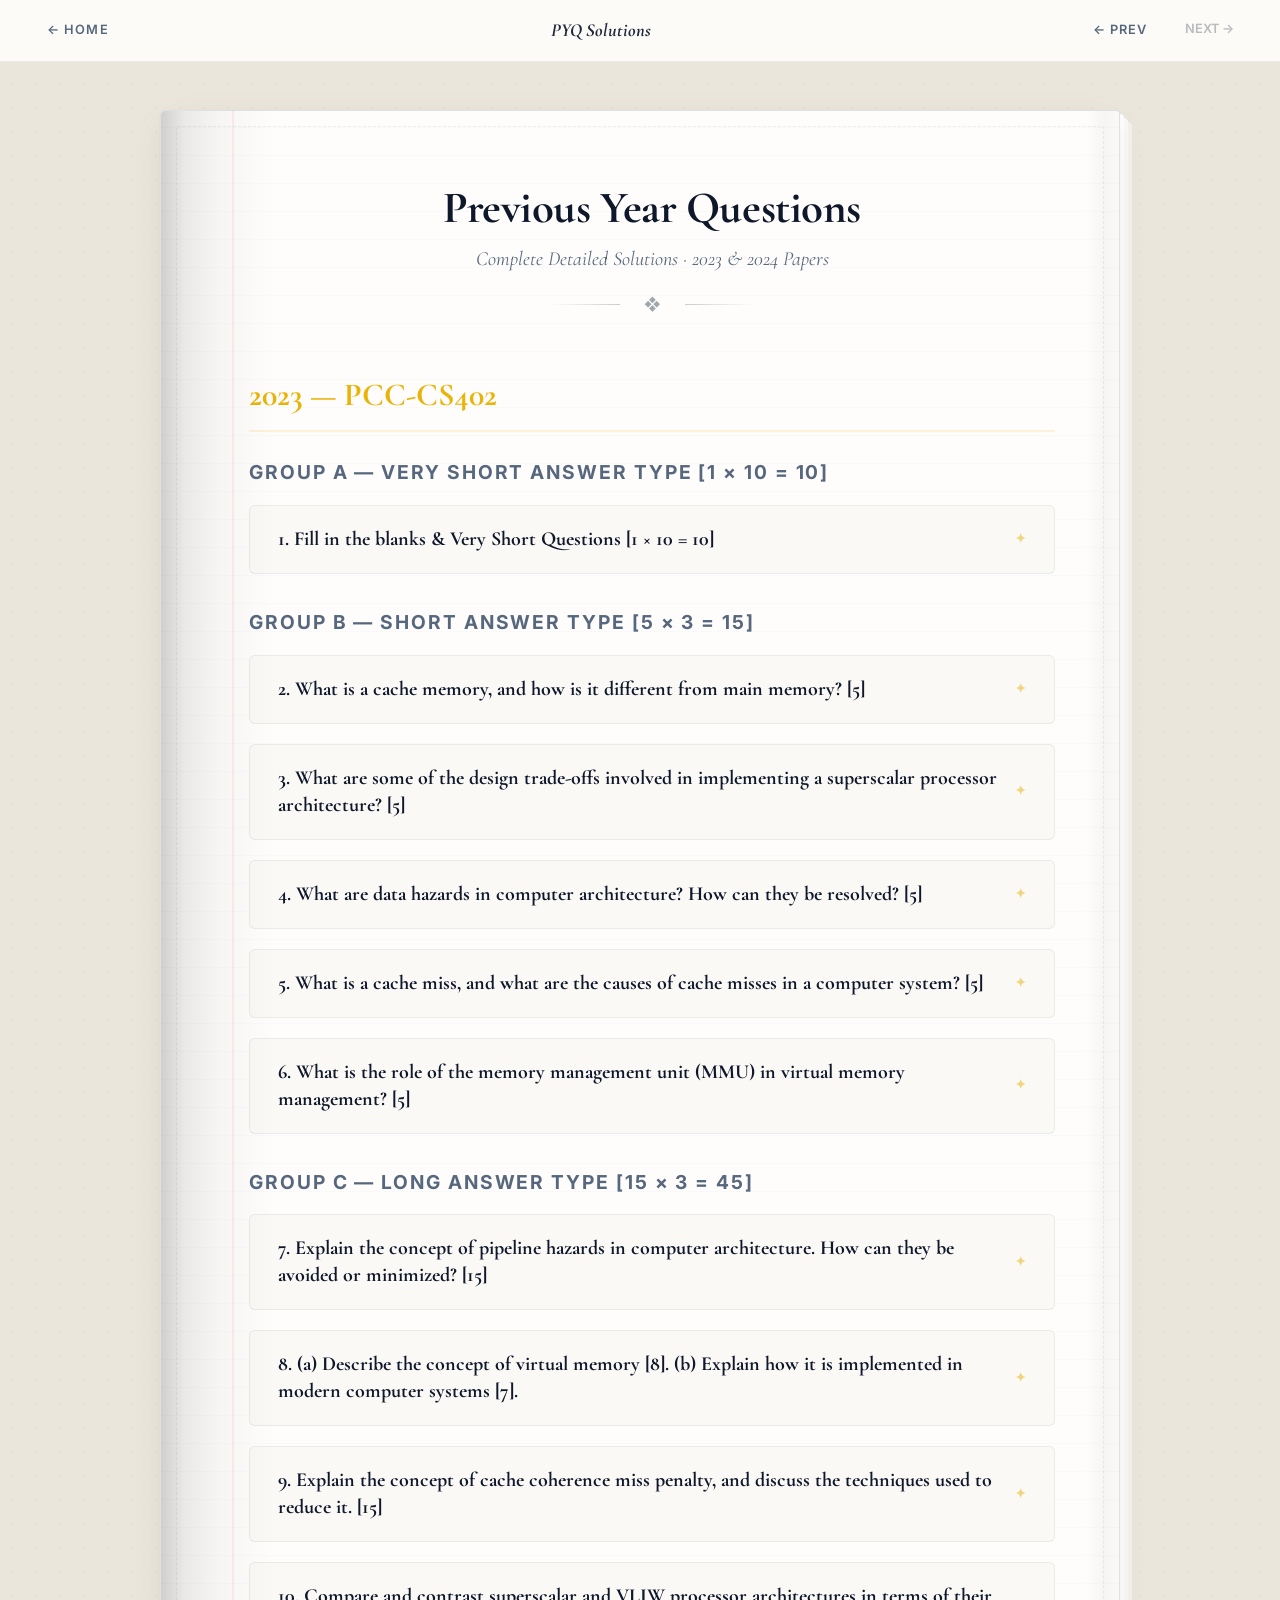
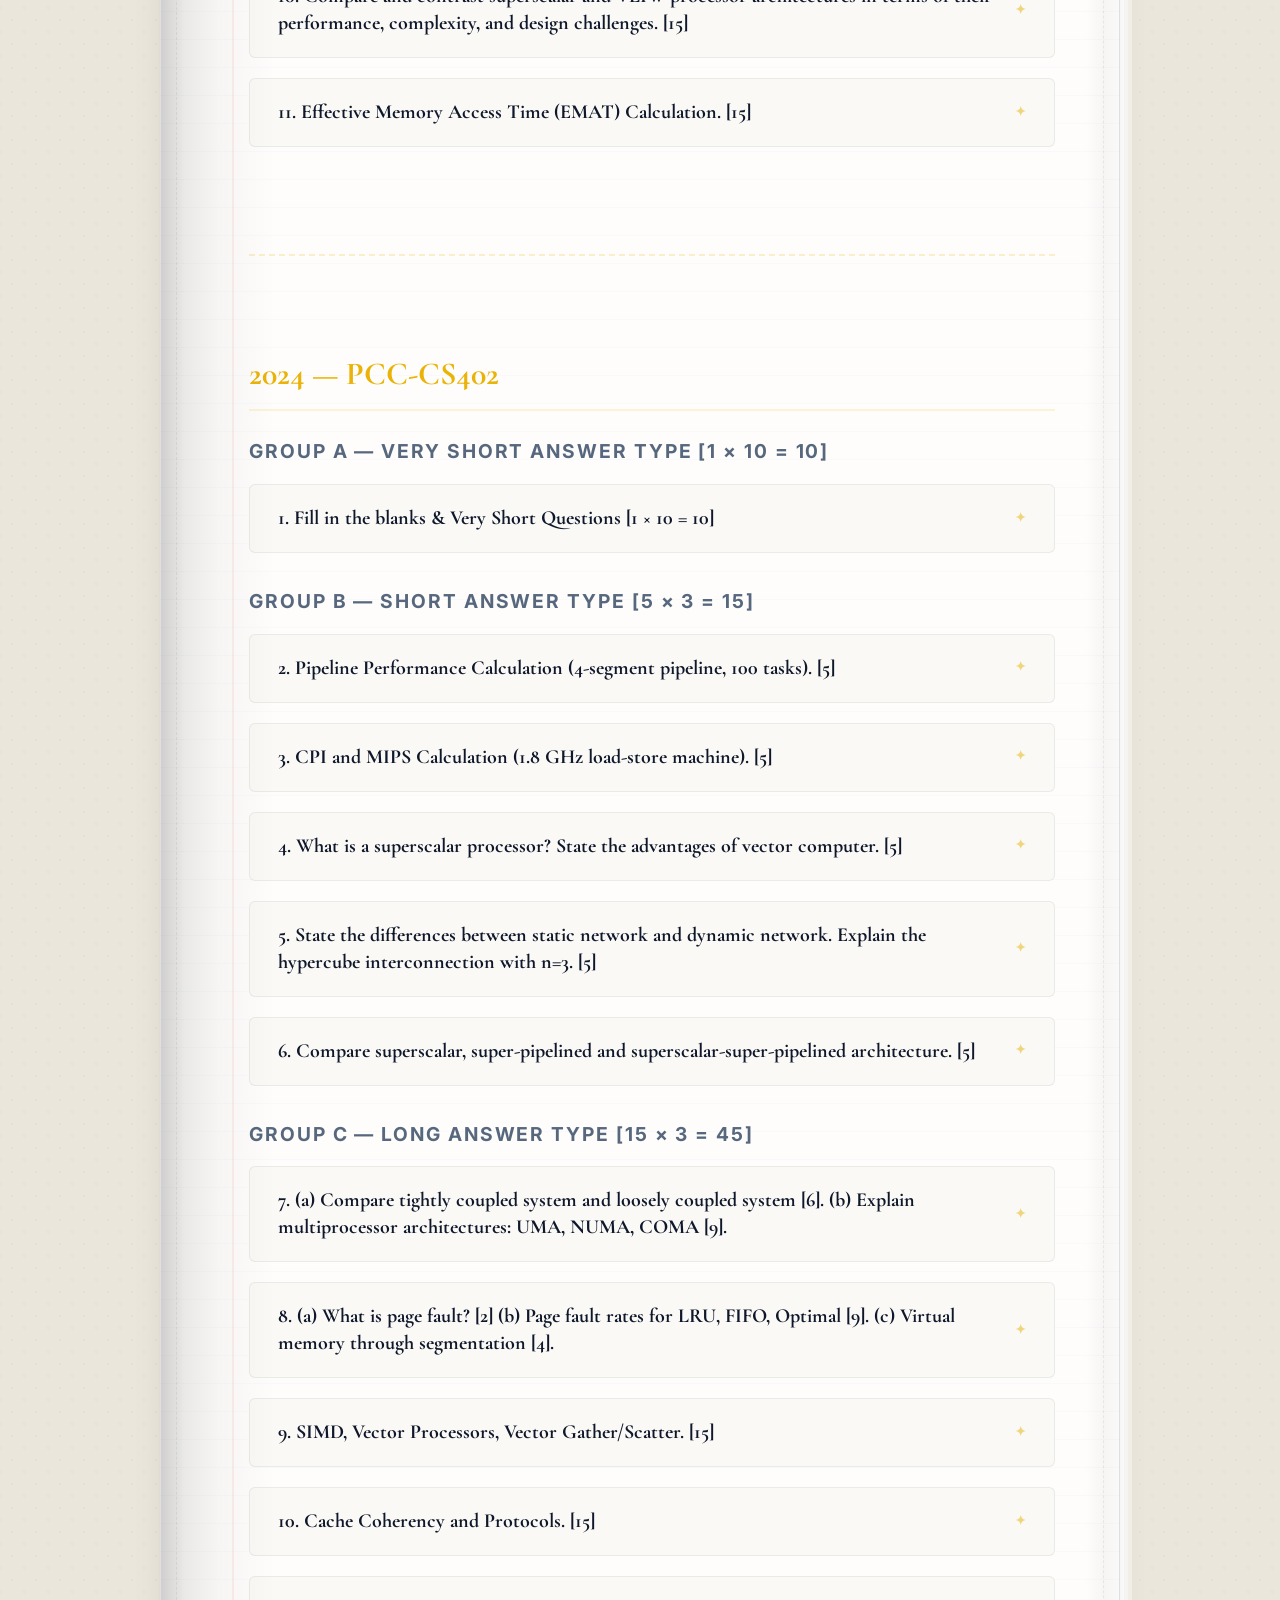
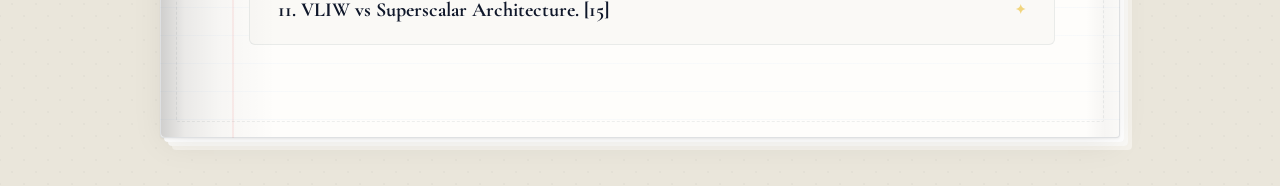
<file: pyq.html>
<!DOCTYPE html>
<html lang="en">
<head>
    <meta charset="UTF-8">
    <meta name="viewport" content="width=device-width, initial-scale=1.0">
    <title>PYQ Solutions - Computer Architecture</title>
    <!-- Google Fonts -->
    <link rel="preconnect" href="https://fonts.googleapis.com">
    <link rel="preconnect" href="https://fonts.gstatic.com" crossorigin>
    <link href="https://fonts.googleapis.com/css2?family=Cormorant+Garamond:ital,wght@0,300;0,400;0,500;0,600;0,700;1,400;1,500;1,600&family=Inter:wght@300;400;500;600;700;800&display=swap" rel="stylesheet">

    <!-- Link to Shared Notes Stylesheet -->
    <link rel="stylesheet" href="notes.css">

    <!-- Page Specific Variable Colors -->
    <style>
        :root {
            --primary-color: #eab308; /* Gold Accent for PYQs */
            --primary-light: rgba(234, 179, 8, 0.05);
            --border-color: rgba(234, 179, 8, 0.15);
        }
    </style>
</head>
<body>

<nav class="top-nav">
    <a href="index.html">← Home</a>
    <span class="nav-title">PYQ Solutions</span>
    <div style="display:flex;gap:0.5rem;">
        <a href="multiprocessor.html">← Prev</a>
        <span style="opacity: 0.3; cursor: not-allowed; padding: 0.4rem 0.9rem; font-size: 0.8rem; font-weight: 600; text-transform: uppercase;">Next →</span>
    </div>
</nav>

<div class="container">
    <header>
        <h1>Previous Year Questions</h1>
        <p class="subtitle">Complete Detailed Solutions · 2023 &amp; 2024 Papers</p>
        <div class="book-divider">
            <span class="line"></span>
            <span class="ornament">❖</span>
            <span class="line"></span>
        </div>
    </header>
    
    <div class="section">
        <h2 style="font-family: 'Cormorant Garamond', serif; font-size: 2rem; border-bottom: 2px solid var(--border-color); padding-bottom: 0.5rem; margin-bottom: 1.5rem;">2023 — PCC-CS402</h2>
        
        <!-- ============================================================ -->
        <!-- 2023 GROUP A -->
        <!-- ============================================================ -->
        <h3 style="font-size: 1.2rem; color: var(--text-muted); text-transform: uppercase; letter-spacing: 0.1em; margin-bottom: 1rem;">Group A — Very Short Answer Type [1 × 10 = 10]</h3>
        
        <details><summary>1. Fill in the blanks &amp; Very Short Questions [1 × 10 = 10]</summary>
        <div class="answer">
            <p><b>(i) Define Superscalar.</b></p>
            <p><span class="highlight">Superscalar</span> is a processor architecture that uses multiple parallel execution units (integer ALUs, FP units, load/store units) to issue and execute <b>more than one instruction per clock cycle</b>. Unlike a simple pipelined processor that completes at most one instruction per cycle, a 4-issue superscalar can theoretically retire up to 4 instructions every cycle.</p>

            <p><b>(ii) Define Cluster Computer.</b></p>
            <p>A <span class="highlight">Cluster</span> is a collection of commodity computers (called nodes) interconnected through a high-speed network (like Ethernet or InfiniBand) that work together as a unified computing resource. Each node has its own private memory and OS instance. They communicate via <b>message passing</b> (e.g., MPI). Clusters are the foundation of modern supercomputers and cloud data centres.</p>

            <p><b>(iii) Define Dataflow Architecture.</b></p>
            <p><span class="highlight">Dataflow</span> architecture is a non-von Neumann computing paradigm where an instruction is executed as soon as all of its required input operands (data tokens) are available — there is no centralized Program Counter. Execution order is entirely determined by data dependencies, which naturally exposes maximum parallelism. Data tokens flow along edges of a dataflow graph from producer instructions to consumer instructions.</p>

            <p><b>(iv) Define Instruction Pipelining.</b></p>
            <p><span class="highlight">Instruction Pipelining</span> is a processor implementation technique where the execution of each instruction is broken into distinct stages (IF → ID → EX → MEM → WB) and multiple instructions are overlapped in execution — each stage processes a different instruction simultaneously, much like an assembly line.</p>

            <p><b>(v) What is the primary goal of exception handling?</b></p>
            <p>To <b>ensure graceful recovery and prevent system failure</b> when unexpected events occur during instruction execution (e.g., arithmetic overflow, page fault, illegal opcode). The processor must save the precise architectural state, invoke the OS exception handler, and resume execution correctly after the event has been handled.</p>

            <p><b>(vi) What policy in virtual memory decides which page to remove?</b></p>
            <p>The <span class="highlight">Page Replacement</span> policy (algorithms like LRU, FIFO, Optimal, Clock) decides which existing page to evict from physical memory when a new page needs to be loaded and all frames are occupied.</p>

            <p><b>(vii) What is a superpipelined processor?</b></p>
            <p>A <span class="highlight">superpipelined processor</span> divides the execution pipeline into a much larger number of finer-grained stages than a conventional pipeline. This allows the clock frequency to increase proportionally (since each stage has less combinational logic delay). For example, while a standard pipeline might have 5 stages, a superpipelined design might have 12–20+ stages, enabling a much higher clock rate but increasing branch misprediction penalties.</p>

            <p><b>(viii) What is synchronization in a centralized shared-memory architecture?</b></p>
            <p><span class="highlight">Synchronization</span> is the coordination mechanism that ensures <b>mutual exclusion</b> when multiple processors access shared data. It prevents race conditions and ensures data consistency. Common synchronization primitives include:</p>
            <ul>
                <li><b>Locks/Mutexes</b> — Only one processor holds the lock at a time.</li>
                <li><b>Barriers</b> — All processors must reach the barrier before any can proceed.</li>
                <li><b>Atomic operations</b> — Hardware instructions like <code>Test-and-Set</code>, <code>Compare-and-Swap</code> that execute indivisibly.</li>
            </ul>

            <p><b>(ix) What is exception handling in computer architecture?</b></p>
            <p>The hardware/software mechanism for responding to <span class="highlight">exceptions</span> — anomalous or exceptional conditions (like arithmetic overflow, undefined opcode, page fault, or external interrupts) that arise during program execution. The processor interrupts the current instruction stream, saves the program counter and machine state, and transfers control to a predefined OS exception handler routine.</p>

            <p><b>(x) What are memory replacement policies?</b></p>
            <p>Algorithms used to decide <b>which page in physical memory to evict</b> when a page fault occurs and all frames are occupied. Key policies:</p>
            <ul>
                <li><b>LRU (Least Recently Used):</b> Evicts the page that hasn't been accessed for the longest time.</li>
                <li><b>FIFO (First-In, First-Out):</b> Evicts the oldest page (first to arrive). Suffers from Belady's anomaly.</li>
                <li><b>Optimal (Belady's):</b> Evicts the page that won't be used for the longest time in the future (theoretical, not implementable).</li>
            </ul>

            <p><b>(xi) What is a memory replacement policy?</b></p>
            <p>An algorithm (like LRU, FIFO, or Clock) used to choose a specific page to be removed from main memory when a page fault occurs and no free frames exist. The goal is to minimize the total number of future page faults.</p>

            <p><b>(xii) What is a VLIW processor?</b></p>
            <p><span class="highlight">Very Long Instruction Word (VLIW)</span> is a processor architecture where each instruction word is very wide (e.g., 128–1024 bits) and contains <b>multiple independent operations</b> (e.g., an integer add, an FP multiply, a load, a branch) packed together by the <b>compiler</b>. The hardware does not need dynamic scheduling logic — it simply dispatches each operation to its designated functional unit. Examples: Intel Itanium (IA-64), TI C6000 DSPs.</p>
        </div>
        </details>

        <!-- ============================================================ -->
        <!-- 2023 GROUP B -->
        <!-- ============================================================ -->
        <h3 style="font-size: 1.2rem; color: var(--text-muted); text-transform: uppercase; letter-spacing: 0.1em; margin-top: 2rem; margin-bottom: 1rem;">Group B — Short Answer Type [5 × 3 = 15]</h3>
        
        <details><summary>2. What is a cache memory, and how is it different from main memory? [5]</summary>
        <div class="answer">
            <p><span class="highlight">Cache Memory</span> is a small, very fast memory placed between the CPU and Main Memory. It stores copies of the most frequently accessed data and instructions from main memory, so that the CPU can access them in just 1–3 clock cycles instead of waiting 50–100+ cycles for main memory.</p>

            <p><span class="highlight">Key Differences from Main Memory:</span></p>
            <ul>
                <li><b>Technology:</b> Cache uses SRAM (Static RAM — 6-transistor cells, no refresh needed). Main memory uses DRAM (Dynamic RAM — 1-transistor + 1-capacitor cells, requires periodic refresh).</li>
                <li><b>Speed:</b> L1 cache access: ~1–4 ns. DRAM access: ~50–100 ns. Cache is roughly 10–50× faster.</li>
                <li><b>Size:</b> L1: 32–64 KB; L2: 256 KB–1 MB; L3: 4–64 MB. Main Memory: 4–128 GB. Cache is orders of magnitude smaller.</li>
                <li><b>Cost:</b> SRAM costs significantly more per bit (~$500/GB vs ~$5/GB for DRAM), which is why cache sizes remain small.</li>
                <li><b>Management:</b> Cache is managed entirely by <b>hardware</b> (the cache controller), transparent to the programmer. Main memory is managed by the <b>OS</b> (virtual memory, page tables).</li>
                <li><b>Locality:</b> Cache exploits <b>temporal locality</b> (recently used data is likely needed again) and <b>spatial locality</b> (nearby addresses are likely needed next) to achieve hit rates of 90–99%.</li>
            </ul>
        </div>
        </details>

        <details><summary>3. What are some of the design trade-offs involved in implementing a superscalar processor architecture? [5]</summary>
        <div class="answer">
            <p>A superscalar processor aims to achieve IPC (Instructions Per Cycle) > 1 by issuing multiple instructions simultaneously. However, this introduces several critical design trade-offs:</p>
            <ul>
                <li><span class="highlight">Hardware Complexity vs. Performance Gain:</span> Superscalar processors need complex hardware for: (a) fetching multiple instructions per cycle, (b) decoding multiple instructions in parallel, (c) detecting dependencies between instructions, (d) dynamic instruction scheduling (reservation stations), and (e) register renaming (RAT — Register Alias Table). Each additional issue slot exponentially increases the hardware cost (area, power, verification complexity).</li>
                <li><span class="highlight">ILP Availability vs. Issue Width:</span> The actual speedup is limited by the Instruction-Level Parallelism (ILP) inherent in the program. If the code has many sequential dependencies, the extra execution units sit idle. Typical programs exhibit ILP of only 2–4, meaning a 6-wide superscalar often wastes half its resources.</li>
                <li><span class="highlight">Instruction Window Size:</span> A larger instruction window allows the hardware to look further ahead to find independent instructions. However, the associative comparison logic (for wakeup and select) scales as O(n²), making very large windows impractical. Modern designs use 200–300 entry reorder buffers.</li>
                <li><span class="highlight">Branch Prediction Accuracy:</span> With multiple instructions in flight, a branch misprediction wastes even more work. A 4-wide superscalar with a 15-stage pipeline can waste 60 instructions on a single misprediction. This demands highly accurate (>95%) dynamic branch predictors, adding further hardware complexity.</li>
                <li><span class="highlight">Power Consumption:</span> The speculation logic, multiple execution units, and large register files consume significant dynamic and static power, creating thermal challenges.</li>
            </ul>
        </div>
        </details>

        <details><summary>4. What are data hazards in computer architecture? How can they be resolved? [5]</summary>
        <div class="answer">
            <p><span class="highlight">Data Hazards</span> occur in pipelined processors when instructions that are close together in the instruction stream have data dependencies — one instruction needs a value that hasn't been produced yet by a preceding instruction.</p>

            <p><span class="highlight">Types of Data Hazards:</span></p>
            <ul>
                <li><b>RAW (Read After Write) — True Dependency:</b> Instruction B reads a register that Instruction A writes. B must wait for A's result. Example: <code>ADD R1, R2, R3</code> followed by <code>SUB R4, R1, R5</code>. The SUB needs R1's new value before ADD has written it back.</li>
                <li><b>WAW (Write After Write) — Output Dependency:</b> Two instructions write to the same register. The second write must happen after the first. Only occurs in out-of-order or multi-cycle pipelines.</li>
                <li><b>WAR (Write After Read) — Anti-Dependency:</b> Instruction B writes a register that Instruction A reads. B must not overwrite the value before A has read it. Only occurs in out-of-order execution or with register renaming issues.</li>
            </ul>

            <p><span class="highlight">Resolution Techniques:</span></p>
            <ul>
                <li><b>Data Forwarding (Bypassing):</b> Special hardware datapaths route the ALU result from the EX/MEM or MEM/WB pipeline register directly to the ALU input of the dependent instruction, bypassing the register file. This eliminates stalls for most arithmetic RAW hazards.</li>
                <li><b>Pipeline Stalling (Interlocking):</b> The hazard detection unit inserts "bubbles" (NOPs) into the pipeline to delay the dependent instruction until the data is available. Used when forwarding alone is insufficient (e.g., Load-Use hazard requires 1 mandatory stall cycle).</li>
                <li><b>Compiler Instruction Scheduling:</b> The compiler reorders independent instructions to fill the "gap" between a data-producing instruction and its consumer, avoiding the stall entirely without any additional hardware.</li>
                <li><b>Register Renaming:</b> Eliminates WAW and WAR hazards by dynamically assigning physical registers to architectural registers, ensuring each write targets a unique physical location.</li>
            </ul>
        </div>
        </details>

        <details><summary>5. What is a cache miss, and what are the causes of cache misses in a computer system? [5]</summary>
        <div class="answer">
            <p>A <span class="highlight">Cache Miss</span> occurs when the CPU requests data (or an instruction) that is <b>not currently present</b> in the cache memory. The processor must then fetch the data from the slower main memory (or a lower-level cache like L2/L3), incurring a significant latency penalty called the <b>miss penalty</b> (typically 50–200 clock cycles).</p>

            <p><span class="highlight">The 3 C's Classification of Cache Misses:</span></p>
            <ul>
                <li><b>Compulsory Misses (Cold-Start Misses):</b> The very first access to any block of data will always be a miss because the block has never been loaded into the cache. These are unavoidable — even an infinitely large cache would suffer compulsory misses. <i>Mitigation:</i> Prefetching (hardware or software) to load blocks before they are needed.</li>
                <li><b>Capacity Misses:</b> Occur when the entire working set of the program is larger than the cache. Even with a fully-associative cache, blocks get evicted and later needed again. <i>Mitigation:</i> Increase cache size; optimize code for better data locality (e.g., loop tiling/blocking).</li>
                <li><b>Conflict Misses (Collision Misses):</b> Occur in direct-mapped or set-associative caches when multiple blocks map to the same cache set, causing useful blocks to be evicted even when the cache has unused space in other sets. <i>Mitigation:</i> Increase associativity (e.g., move from 2-way to 8-way set-associative); use victim caches.</li>
            </ul>
            <p><i>A fourth "C" is sometimes added: <b>Coherence Misses</b> — misses caused by cache invalidation due to writes from other processors in a multiprocessor system.</i></p>
        </div>
        </details>

        <details><summary>6. What is the role of the memory management unit (MMU) in virtual memory management? [5]</summary>
        <div class="answer">
            <p>The <span class="highlight">Memory Management Unit (MMU)</span> is a critical hardware component (usually integrated into the CPU) that acts as the bridge between the CPU's virtual address space and the physical memory hardware. Its roles include:</p>
            <ul>
                <li><span class="highlight">Address Translation:</span> The MMU translates every virtual (logical) address generated by the CPU into a physical address in main memory. It does this by looking up the virtual page number in the <b>Page Table</b> to find the corresponding physical frame number, then appending the page offset.</li>
                <li><span class="highlight">TLB Management:</span> The MMU maintains a <b>Translation Lookaside Buffer (TLB)</b> — a small, fast, fully-associative cache that stores recent virtual-to-physical address translations. A TLB hit avoids the slow page table lookup entirely. Typical TLB hit rate: 99%+.</li>
                <li><span class="highlight">Page Fault Generation:</span> If the page table entry indicates the requested page is <b>not in physical memory</b> (valid bit = 0), the MMU generates a <b>page fault exception</b>. The OS then handles loading the page from disk into a free frame.</li>
                <li><span class="highlight">Memory Protection:</span> The MMU checks access permission bits (read/write/execute) stored in each page table entry. If a process tries to write to a read-only page or execute a non-executable page, the MMU raises a <b>protection fault</b>.</li>
                <li><span class="highlight">Support for Multi-level Page Tables:</span> Modern MMUs support hierarchical page tables (2-level, 4-level as in x86-64) to reduce the memory overhead of storing page tables for large address spaces.</li>
            </ul>
        </div>
        </details>

        <!-- ============================================================ -->
        <!-- 2023 GROUP C -->
        <!-- ============================================================ -->
        <h3 style="font-size: 1.2rem; color: var(--text-muted); text-transform: uppercase; letter-spacing: 0.1em; margin-top: 2rem; margin-bottom: 1rem;">Group C — Long Answer Type [15 × 3 = 45]</h3>
        
        <details><summary>7. Explain the concept of pipeline hazards in computer architecture. How can they be avoided or minimized? [15]</summary>
        <div class="answer">
            <p>In a pipelined processor, a <span class="highlight">Hazard</span> is a situation that prevents the next instruction in the instruction stream from executing during its designated clock cycle, forcing a <b>pipeline stall</b> (bubble). Hazards are the primary reason real pipelines never achieve the theoretical speedup of <i>k</i> (number of stages).</p>

            <p><span class="highlight">1. Structural Hazards (Resource Conflicts):</span></p>
            <ul>
                <li><b>Cause:</b> The hardware cannot support all possible combinations of instructions executing simultaneously. Two instructions need the same physical hardware resource in the same clock cycle.</li>
                <li><b>Classic Example:</b> A <b>unified memory</b> (single-port) for both instructions and data. When a Load instruction is in the MEM stage reading data, the IF stage cannot simultaneously fetch the next instruction because they share the same memory port.</li>
                <li><b>Another Example:</b> A single ALU shared between the EX stage (for arithmetic) and the ID stage (for branch target calculation).</li>
                <li><b>Solutions:</b>
                    <ul>
                        <li><b>Resource Duplication:</b> Use a <b>Harvard Architecture</b> — separate Instruction Cache (I-Cache) and Data Cache (D-Cache). This is the standard modern solution.</li>
                        <li><b>Pipeline Stalling:</b> If duplication is too expensive, the hardware stalls one of the conflicting instructions for one cycle.</li>
                    </ul>
                </li>
            </ul>

            <p><span class="highlight">2. Data Hazards (Data Dependencies):</span></p>
            <ul>
                <li><b>Cause:</b> An instruction depends on the result of a previous instruction that is still in the pipeline.</li>
                <li><b>Types:</b>
                    <ul>
                        <li><b>RAW (Read After Write) — True Dependency:</b> Most common and dangerous. Instruction j tries to read a source register before instruction i has written to it. Example:<br>
                        <code>ADD R1, R2, R3</code> (writes R1 in WB — cycle 5)<br>
                        <code>SUB R4, R1, R5</code> (reads R1 in ID — cycle 3)<br>
                        SUB reads the OLD value of R1 — incorrect!</li>
                        <li><b>WAW (Write After Write) — Output Dependency:</b> Two instructions write to the same register; the writes must occur in program order.</li>
                        <li><b>WAR (Write After Read) — Anti-Dependency:</b> Instruction j writes a register that instruction i still needs to read.</li>
                    </ul>
                </li>
                <li><b>Solutions:</b>
                    <ul>
                        <li><b>Forwarding (Bypassing):</b> Hardware datapaths route results from the EX/MEM or MEM/WB pipeline registers directly back to the ALU inputs. Eliminates most RAW stalls.</li>
                        <li><b>Pipeline Stalling (Interlock):</b> For <b>Load-Use hazards</b> (a Load followed immediately by a dependent instruction), forwarding alone cannot help because the data isn't available until the end of the MEM stage. The hardware inserts exactly <b>1 bubble</b>.</li>
                        <li><b>Compiler Scheduling:</b> The compiler reorders independent instructions to separate dependent pairs, filling the gap naturally.</li>
                        <li><b>Register Renaming:</b> Eliminates WAW and WAR by mapping architectural registers to a larger set of physical registers.</li>
                    </ul>
                </li>
            </ul>

            <p><span class="highlight">3. Control Hazards (Branch Hazards):</span></p>
            <ul>
                <li><b>Cause:</b> The pipeline has already fetched subsequent sequential instructions, but a branch instruction changes the Program Counter (PC) to a non-sequential target. The fetched instructions are wrong and must be <b>flushed</b>.</li>
                <li><b>Penalty:</b> In a 5-stage pipeline where the branch is resolved in the ID stage, the penalty is <b>1 cycle</b> (1 instruction flushed). In deeper pipelines (15–20 stages), the penalty can be <b>15+ cycles</b>.</li>
                <li><b>Solutions:</b>
                    <ul>
                        <li><b>Static Branch Prediction:</b> Assume "branch not taken" (always fetch sequentially) or predict backward branches as taken (loops). Simple but limited accuracy (~60–70%).</li>
                        <li><b>Dynamic Branch Prediction:</b> Use a <b>Branch History Table (BHT)</b> or <b>Branch Target Buffer (BTB)</b> to predict based on past behaviour. Two-bit saturating counters achieve ~85–90% accuracy. Tournament predictors (combining local and global history) achieve ~95%+.</li>
                        <li><b>Delayed Branching:</b> The compiler fills the <b>branch delay slot</b> (the instruction immediately after the branch) with a useful, independent instruction that executes regardless of the branch outcome.</li>
                        <li><b>Early Branch Resolution:</b> Move the branch comparison hardware into the ID stage to reduce the penalty from 2 cycles to 1 cycle.</li>
                    </ul>
                </li>
            </ul>

            <div class="formula-box">Effective CPI = Ideal CPI (1.0) + Structural Stalls + Data Stalls + Control Stalls</div>
            <p>The design goal is to minimize every stall component through the techniques above, bringing the Effective CPI as close to 1.0 (or below 1.0 in superscalar designs) as possible.</p>
        </div>
        </details>

        <details><summary>8. (a) Describe the concept of virtual memory [8]. (b) Explain how it is implemented in modern computer systems [7].</summary>
        <div class="answer">
            <p><b>(a) Concept of Virtual Memory:</b></p>
            <p><span class="highlight">Virtual Memory</span> is a memory management technique that creates an illusion to users and programs that the computer has a very large, contiguous, and private main memory — even if the actual physical RAM is much smaller.</p>
            <ul>
                <li><b>Core Idea:</b> Each process is given its own <b>virtual address space</b> (e.g., 0 to 2⁶⁴ - 1 on a 64-bit system). The OS and hardware cooperate to map only the actively used portions of this virtual space to physical RAM. Inactive portions reside on the much larger (but slower) disk/SSD, called <b>swap space</b> or <b>page file</b>.</li>
                <li><b>Key Benefits:</b>
                    <ul>
                        <li><b>Memory Isolation:</b> Each process has its own address space and cannot corrupt another process's memory.</li>
                        <li><b>Larger Address Space:</b> Programs can use more memory than physically available — the OS transparently swaps pages between RAM and disk.</li>
                        <li><b>Simplified Memory Allocation:</b> Programs see a simple, contiguous address space. The physical allocation can be scattered across non-contiguous frames.</li>
                        <li><b>Efficient Sharing:</b> Multiple processes can share the same physical page of code (e.g., shared libraries like libc) by mapping different virtual addresses to the same physical frame.</li>
                        <li><b>Protection:</b> Page table entries contain protection bits (R/W/X) enforced by hardware.</li>
                    </ul>
                </li>
            </ul>

            <p><b>(b) Implementation in Modern Systems:</b></p>
            <p>Virtual memory is implemented using a combination of <b>hardware</b> (MMU, TLB) and <b>OS software</b> (page tables, page replacement algorithms).</p>

            <p><span class="highlight">Step 1 — Paging:</span></p>
            <ul>
                <li>The virtual address space is divided into fixed-size blocks called <b>pages</b> (typically 4 KB).</li>
                <li>Physical memory is divided into equal-sized blocks called <b>frames</b>.</li>
                <li>A virtual address is split into: <code>[Virtual Page Number (VPN) | Page Offset]</code>.</li>
            </ul>

            <p><span class="highlight">Step 2 — Page Table:</span></p>
            <ul>
                <li>The OS maintains a <b>Page Table</b> for each process, stored in main memory.</li>
                <li>Each entry maps a VPN → Physical Frame Number (PFN) and contains: Valid bit, Dirty bit, Reference bit, Protection bits (R/W/X).</li>
                <li>Modern systems use <b>multi-level page tables</b> (e.g., x86-64 uses 4-level: PML4 → PDPT → PD → PT) to avoid storing entries for unmapped regions.</li>
            </ul>

            <p><span class="highlight">Step 3 — Translation Lookaside Buffer (TLB):</span></p>
            <ul>
                <li>Accessing the page table in memory for every address translation would double the memory access time. The <b>TLB</b> is a small, fast, fully-associative cache inside the MMU that caches recent VPN → PFN translations.</li>
                <li>TLB hit rate: typically 99%+. A TLB miss triggers a page table walk (hardware or software).</li>
            </ul>

            <p><span class="highlight">Step 4 — Page Fault Handling:</span></p>
            <ul>
                <li>If the page table entry's valid bit = 0, the page is on disk → <b>Page Fault</b> exception.</li>
                <li>The OS selects a victim page (using LRU, Clock, or similar algorithm), writes it to disk if dirty, loads the requested page from disk into the freed frame, updates the page table, and restarts the faulting instruction.</li>
            </ul>

            <div class="formula-box">Effective Access Time = TLB_Hit_Rate × (TLB_Time + Mem_Time) + (1 − TLB_Hit_Rate) × (TLB_Time + Page_Table_Walk_Time + Mem_Time)</div>
        </div>
        </details>

        <details><summary>9. Explain the concept of cache coherence miss penalty, and discuss the techniques used to reduce it. [15]</summary>
        <div class="answer">
            <p><span class="highlight">Cache Coherence</span> is the problem of ensuring that all processors in a multiprocessor system see a consistent view of shared memory. When Processor A writes to a memory location cached by Processor B, B's cached copy becomes <b>stale</b>. If B reads the stale value, the program produces incorrect results.</p>

            <p><span class="highlight">Cache Coherence Miss Penalty:</span></p>
            <ul>
                <li>A <b>coherence miss</b> (sometimes called the "4th C" of cache misses) occurs when Processor B tries to read a block that was invalidated or updated by Processor A's write.</li>
                <li>The <b>miss penalty</b> is the additional latency incurred to either: (a) fetch the updated block from main memory, or (b) fetch it directly from Processor A's cache via a cache-to-cache transfer.</li>
                <li>This penalty can be very large: 100–500 cycles depending on the interconnect latency, far worse than a regular L2/L3 cache miss.</li>
            </ul>

            <p><span class="highlight">1. Snoopy Bus Protocols (for Bus-Based Multiprocessors):</span></p>
            <ul>
                <li><b>Mechanism:</b> All caches are connected to a shared bus. Every cache controller <b>snoops</b> (monitors) the bus for memory transactions issued by other caches.</li>
                <li><b>Write-Invalidate Protocol:</b> When a processor writes to a shared block, it broadcasts an <b>invalidation signal</b> on the bus. All other caches holding that block mark their copies as <b>Invalid</b>. On their next access, they must fetch the updated block.</li>
                <li><b>Write-Update (Write-Broadcast) Protocol:</b> Instead of invalidating, the writing processor broadcasts the <b>new data</b> on the bus. All other caches update their copies immediately. Reduces later read misses but generates more bus traffic.</li>
            </ul>

            <p><span class="highlight">2. MESI Protocol (Detailed):</span></p>
            <p>The most widely used snoopy protocol. Each cache line is in one of four states:</p>
            <ul>
                <li><b>Modified (M):</b> The block is exclusively in this cache and has been written (dirty). Main memory copy is stale. This cache must write-back before any other cache can use it.</li>
                <li><b>Exclusive (E):</b> The block is exclusively in this cache but is clean (matches main memory). Can be written silently (transitions to M) without bus traffic.</li>
                <li><b>Shared (S):</b> The block may be in multiple caches. All copies and main memory are consistent. A write requires broadcasting an invalidation first.</li>
                <li><b>Invalid (I):</b> The block is not valid. Any access triggers a cache miss.</li>
            </ul>
            <p><b>How MESI reduces penalty:</b> The Exclusive state allows a single-reader to write without bus traffic. The Modified state enables <b>cache-to-cache transfers</b> — when another processor requests a Modified block, the owning cache can supply the data directly (intervention), which is faster than going to main memory.</p>

            <p><span class="highlight">3. Directory-Based Protocols (for Scalable Multiprocessors):</span></p>
            <ul>
                <li><b>Problem with Snooping:</b> Snoopy protocols require a <b>shared bus</b>, which becomes a bottleneck beyond ~8–16 processors because every transaction is broadcast to all caches.</li>
                <li><b>Solution:</b> A <b>directory</b> (distributed or centralized) is maintained alongside main memory. For each memory block, the directory records: which caches have a copy, and whether the block is clean or dirty.</li>
                <li><b>Operation:</b> When a processor wants to read or write a block, it sends a point-to-point message to the directory (home node). The directory then sends targeted invalidation/update messages only to the caches that actually hold the block — no broadcasting needed.</li>
                <li><b>Scalability:</b> Communication is proportional to the number of sharers, not the total number of processors. Scales to hundreds or thousands of processors.</li>
            </ul>

            <p><span class="highlight">4. Additional Techniques to Reduce Coherence Penalty:</span></p>
            <ul>
                <li><b>Optimized Interconnects:</b> Replace shared buses with high-bandwidth point-to-point links (e.g., Intel QPI, AMD Infinity Fabric) or crossbar switches to reduce communication latency.</li>
                <li><b>Relaxed Consistency Models:</b> Allow certain memory operations to be reordered (e.g., Total Store Ordering, Release Consistency), reducing the number of coherence transactions.</li>
                <li><b>Cache-to-Cache Transfers:</b> When a dirty block is needed, it is transferred directly from the owning cache rather than being written back to memory first and then fetched.</li>
                <li><b>Software Optimizations:</b> Minimize false sharing (where unrelated variables in the same cache line are written by different processors) through padding and data structure alignment.</li>
            </ul>
        </div>
        </details>

        <details><summary>10. Compare and contrast superscalar and VLIW processor architectures in terms of their performance, complexity, and design challenges. [15]</summary>
        <div class="answer">
            <p>Both <span class="highlight">Superscalar</span> and <span class="highlight">VLIW</span> architectures aim to execute multiple operations per clock cycle, but they take fundamentally different approaches to achieving this goal.</p>

            <p><span class="highlight">Superscalar Architecture:</span></p>
            <ul>
                <li><b>Scheduling:</b> <b>Dynamic</b> — the hardware is responsible for detecting independent instructions at runtime and dispatching them to available execution units. Uses Tomasulo's algorithm, reservation stations, and reorder buffers.</li>
                <li><b>Hardware Complexity:</b> Very high. Requires: (a) complex fetch logic to fetch multiple instructions per cycle, (b) dependency detection hardware comparing every new instruction against all in-flight instructions, (c) register renaming (RAT) to eliminate false dependencies, (d) out-of-order execution engine, (e) reorder buffer for in-order retirement.</li>
                <li><b>Compiler Complexity:</b> Relatively simple — the compiler doesn't need to schedule for parallelism; the hardware handles it.</li>
                <li><b>Binary Compatibility:</b> <b>Excellent.</b> Old binaries run correctly (and faster) on newer superscalar processors because the hardware dynamically adapts to find parallelism. This is why x86 has thrived for decades.</li>
                <li><b>Performance:</b> Very good at exploiting dynamic ILP. Can speculate past branches, handle variable-latency operations, and adapt to runtime conditions. Typical IPC: 2–4 for integer workloads.</li>
                <li><b>Power Consumption:</b> High — the scheduling, speculation, and renaming logic consume significant power.</li>
                <li><b>Examples:</b> Intel Core series, AMD Ryzen, ARM Cortex-A series.</li>
            </ul>

            <p><span class="highlight">VLIW Architecture:</span></p>
            <ul>
                <li><b>Scheduling:</b> <b>Static</b> — the compiler is entirely responsible for analyzing the program, finding independent operations, and packing them into a single wide instruction word before execution.</li>
                <li><b>Hardware Complexity:</b> Very low. The hardware simply reads the wide instruction word and dispatches each operation slot to its fixed functional unit. No dependency checking, no register renaming, no reorder buffer.</li>
                <li><b>Compiler Complexity:</b> Very high. The compiler must perform aggressive instruction scheduling, software pipelining (modulo scheduling), speculative execution (predicated instructions), and trace scheduling to fill all slots. If the compiler can't find enough independent operations, it inserts NOPs, causing <b>code bloat</b>.</li>
                <li><b>Binary Compatibility:</b> <b>Poor.</b> The instruction encoding is tightly coupled to the hardware's functional unit layout. Changing the number or type of functional units requires recompilation of all software. This is a major practical disadvantage.</li>
                <li><b>Performance:</b> Excellent for regular, predictable workloads (DSP, media processing, scientific computing). Poor for irregular, branch-heavy code (general-purpose computing) where the compiler cannot statically predict behaviour.</li>
                <li><b>Power Consumption:</b> Low — the simple hardware design allows higher clock speeds with less power.</li>
                <li><b>Examples:</b> Intel Itanium (IA-64), TI TMS320C6000 DSPs, Transmeta Crusoe.</li>
            </ul>

            <p><span class="highlight">Summary Comparison Table:</span></p>
            <table style="width:100%; border-collapse: collapse; margin-top: 0.5rem; font-size: 0.85rem;">
                <tr style="background: rgba(234, 179, 8, 0.08);"><th style="padding: 0.5rem; border: 1px solid var(--border-color); text-align: left;">Aspect</th><th style="padding: 0.5rem; border: 1px solid var(--border-color); text-align: left;">Superscalar</th><th style="padding: 0.5rem; border: 1px solid var(--border-color); text-align: left;">VLIW</th></tr>
                <tr><td style="padding: 0.5rem; border: 1px solid var(--border-color);">Scheduling</td><td style="padding: 0.5rem; border: 1px solid var(--border-color);">Dynamic (hardware)</td><td style="padding: 0.5rem; border: 1px solid var(--border-color);">Static (compiler)</td></tr>
                <tr><td style="padding: 0.5rem; border: 1px solid var(--border-color);">HW Complexity</td><td style="padding: 0.5rem; border: 1px solid var(--border-color);">Very High</td><td style="padding: 0.5rem; border: 1px solid var(--border-color);">Low</td></tr>
                <tr><td style="padding: 0.5rem; border: 1px solid var(--border-color);">Compiler Complexity</td><td style="padding: 0.5rem; border: 1px solid var(--border-color);">Low</td><td style="padding: 0.5rem; border: 1px solid var(--border-color);">Very High</td></tr>
                <tr><td style="padding: 0.5rem; border: 1px solid var(--border-color);">Binary Compat.</td><td style="padding: 0.5rem; border: 1px solid var(--border-color);">Excellent</td><td style="padding: 0.5rem; border: 1px solid var(--border-color);">Poor</td></tr>
                <tr><td style="padding: 0.5rem; border: 1px solid var(--border-color);">Code Size</td><td style="padding: 0.5rem; border: 1px solid var(--border-color);">Normal</td><td style="padding: 0.5rem; border: 1px solid var(--border-color);">Large (NOP padding)</td></tr>
                <tr><td style="padding: 0.5rem; border: 1px solid var(--border-color);">Power</td><td style="padding: 0.5rem; border: 1px solid var(--border-color);">High</td><td style="padding: 0.5rem; border: 1px solid var(--border-color);">Low</td></tr>
                <tr><td style="padding: 0.5rem; border: 1px solid var(--border-color);">Best Suited For</td><td style="padding: 0.5rem; border: 1px solid var(--border-color);">General-purpose</td><td style="padding: 0.5rem; border: 1px solid var(--border-color);">DSP, Embedded, Scientific</td></tr>
            </table>
        </div>
        </details>

        <details><summary>11. Effective Memory Access Time (EMAT) Calculation. [15]</summary>
        <div class="answer">
            <p><b>Question:</b> A system has a 64-bit virtual address space and a 4 KB page size. The page table is stored in main memory, which has a memory access time of 100 ns. The TLB has a hit rate of 90%, and a TLB miss takes 500 ns to service. What is the effective memory access time?</p>

            <p><span class="highlight">Step 1 — Identify Given Values:</span></p>
            <ul>
                <li>Virtual Address Space = 64 bits</li>
                <li>Page Size = 4 KB = 2¹² bytes → Page Offset = 12 bits</li>
                <li>Number of Virtual Pages = 2⁶⁴ / 2¹² = 2⁵² pages</li>
                <li>Main Memory Access Time (t_m) = 100 ns</li>
                <li>TLB Hit Rate (h) = 0.90 (90%)</li>
                <li>TLB Miss Penalty (t_miss) = 500 ns (includes page table walk + TLB update)</li>
                <li>TLB Access Time (t_tlb) ≈ 0 ns (negligible, assumed to overlap with cache access)</li>
            </ul>

            <p><span class="highlight">Step 2 — Understand the Two Scenarios:</span></p>
            <ul>
                <li><b>TLB Hit (90% of accesses):</b> The translation is found in the TLB instantly. The CPU then accesses main memory to fetch the data.<br>
                Time = t_tlb + t_m = 0 + 100 = <b>100 ns</b>.</li>
                <li><b>TLB Miss (10% of accesses):</b> The TLB doesn't have the translation. The hardware walks the page table in main memory (taking 500 ns), updates the TLB, and then accesses the actual data in main memory.<br>
                Time = t_tlb + t_miss + t_m = 0 + 500 + 100 = <b>600 ns</b>.</li>
            </ul>

            <p><span class="highlight">Step 3 — Calculate EMAT:</span></p>
            <div class="formula-box">EMAT = h × (t_tlb + t_m) + (1 − h) × (t_tlb + t_miss + t_m)</div>
            <p>Substituting values:</p>
            <p>EMAT = 0.90 × (0 + 100) + 0.10 × (0 + 500 + 100)</p>
            <p>EMAT = 0.90 × 100 + 0.10 × 600</p>
            <p>EMAT = 90 + 60</p>
            <div class="formula-box">EMAT = 150 ns</div>

            <p><span class="highlight">Step 4 — Analysis:</span></p>
            <ul>
                <li>Without a TLB, every access would require a page table walk (500 ns) + data access (100 ns) = 600 ns.</li>
                <li>With a TLB at 90% hit rate, the EMAT is only 150 ns — a <b>4× improvement</b> over no TLB.</li>
                <li>If the TLB hit rate improved to 99%, EMAT = 0.99 × 100 + 0.01 × 600 = 99 + 6 = <b>105 ns</b> — very close to ideal.</li>
                <li><b>Observation:</b> Even a 64-bit address space with 2⁵² virtual pages requires an enormous page table (impractical as a flat table). This is why modern systems use multi-level page tables and inverted page tables to manage the size.</li>
            </ul>
        </div>
        </details>
        
        <!-- ============================================================ -->
        <!-- SEPARATOR -->
        <!-- ============================================================ -->
        <br><br>
        <hr style="border: none; border-top: 2px dashed rgba(234, 179, 8, 0.2); margin: 2rem 0;">
        <br>

        <!-- ============================================================ -->
        <!-- 2024 PAPER -->
        <!-- ============================================================ -->
        <h2 style="font-family: 'Cormorant Garamond', serif; font-size: 2rem; border-bottom: 2px solid var(--border-color); padding-bottom: 0.5rem; margin-bottom: 1.5rem;">2024 — PCC-CS402</h2>

        <!-- ============================================================ -->
        <!-- 2024 GROUP A -->
        <!-- ============================================================ -->
        <h3 style="font-size: 1.2rem; color: var(--text-muted); text-transform: uppercase; letter-spacing: 0.1em; margin-bottom: 1rem;">Group A — Very Short Answer Type [1 × 10 = 10]</h3>
        
        <details><summary>1. Fill in the blanks &amp; Very Short Questions [1 × 10 = 10]</summary>
        <div class="answer">
            <p><b>(i) What is meant by data dependence?</b></p>
            <p><span class="highlight">Data dependence</span> is a situation where an instruction relies on the result produced by a preceding instruction. For example, if Instruction A writes to register R1 and Instruction B reads R1, B is data-dependent on A. This is the fundamental cause of Data Hazards (RAW, WAW, WAR) in pipelined processors.</p>

            <p><b>(ii) Which page replacement algorithm suffers from Belady's anomaly?</b></p>
            <p><span class="highlight">FIFO (First-In, First-Out).</span> Belady's anomaly is the counter-intuitive phenomenon where increasing the number of page frames can actually <b>increase</b> the number of page faults. LRU and Optimal algorithms are "stack algorithms" and do not exhibit this anomaly.</p>

            <p><b>(iii) Which architecture is/are suitable for realizing SIMD?</b></p>
            <p><span class="highlight">Array Processors</span> and <span class="highlight">Vector Processors</span>. Both apply a single instruction to multiple data elements simultaneously. Array processors use multiple identical Processing Elements (PEs) working in lockstep. Vector processors use deeply pipelined functional units to process entire vectors.</p>

            <p><b>(iv) What is meant by Branch Prediction?</b></p>
            <p><span class="highlight">Branch Prediction</span> is a hardware technique where the processor guesses the outcome of a conditional branch (taken or not taken) and its target address <b>before</b> the branch condition is actually evaluated. This allows the pipeline to continue fetching instructions speculatively, avoiding stalls. Modern predictors achieve >95% accuracy.</p>

            <p><b>(v) The throughput of a superscalar processor is ____.</b></p>
            <p><b>Greater than 1 instruction per clock cycle.</b> An n-way superscalar can theoretically complete up to n instructions per cycle (IPC > 1).</p>

            <p><b>(vi) Which unit is responsible for translation of logical address to physical address?</b></p>
            <p><span class="highlight">Memory Management Unit (MMU).</span> It uses the Page Table (cached in the TLB) to translate virtual page numbers to physical frame numbers.</p>

            <p><b>(vii) The ____ plays a very vital role in case of superscalar processors.</b></p>
            <p><b>Instruction Fetch/Decode/Issue unit.</b> This front-end must fetch, decode, and dispatch multiple instructions per cycle. A bottleneck here starves the execution units.</p>

            <p><b>(viii) The set of loosely connected computers are called as ____.</b></p>
            <p><span class="highlight">Cluster</span> (also called a Distributed System or Multicomputer). Each node has its own private memory and OS; they communicate via message passing.</p>

            <p><b>(ix) Write the equation for Amdahl's Law.</b></p>
            <div class="formula-box">Speedup = 1 / [ (1 − P) + (P / N) ]</div>
            <p>Where <b>P</b> = fraction of the program that can be parallelized, <b>N</b> = number of processors. The term (1 − P) is the sequential bottleneck that limits maximum speedup.</p>

            <p><b>(x) Write the statement for memory inclusion property.</b></p>
            <p><span class="highlight">Inclusion Property:</span> Any block of data present in a higher-level (smaller, faster) cache (e.g., L1) <b>must also be present</b> in every lower-level (larger, slower) cache (e.g., L2, L3). This simplifies coherence protocols because snooping only the outermost cache is sufficient.</p>

            <p><b>(xi) What is meant by instruction level parallelism?</b></p>
            <p><span class="highlight">Instruction Level Parallelism (ILP)</span> is the measure of how many instructions in a program can be executed simultaneously because they are independent of each other. ILP is exploited by pipelining, superscalar execution, VLIW, and out-of-order execution. Typical ILP in real programs: 2–5.</p>

            <p><b>(xii) In tightly coupled systems, the microprocessors share ____.</b></p>
            <p><b>A common main memory.</b> This shared-memory architecture allows fast communication between processors through shared variables, coordinated by cache coherence protocols.</p>
        </div>
        </details>

        <!-- ============================================================ -->
        <!-- 2024 GROUP B -->
        <!-- ============================================================ -->
        <h3 style="font-size: 1.2rem; color: var(--text-muted); text-transform: uppercase; letter-spacing: 0.1em; margin-top: 2rem; margin-bottom: 1rem;">Group B — Short Answer Type [5 × 3 = 15]</h3>

        <details><summary>2. Pipeline Performance Calculation (4-segment pipeline, 100 tasks). [5]</summary>
        <div class="answer">
            <p><b>Given:</b> A 4-segment pipeline with delays: S1 = 40 ns, S2 = 25 ns, S3 = 45 ns, S4 = 45 ns. Interface register delay = 5 ns. Number of tasks = 100.</p>

            <p><span class="highlight">Step 1 — Cycle Times:</span></p>
            <ul>
                <li><b>Non-pipeline cycle time (t_n):</b> All segments execute sequentially for each task.<br>
                t_n = 40 + 25 + 45 + 45 = <b>155 ns</b></li>
                <li><b>Pipeline cycle time (t_p):</b> Determined by the slowest segment + register delay.<br>
                t_p = Max(40, 25, 45, 45) + 5 = 45 + 5 = <b>50 ns</b></li>
            </ul>

            <p><span class="highlight">Step 2 — Execution Time for 100 Tasks:</span></p>
            <ul>
                <li><b>Non-pipeline:</b> Each task takes the full 155 ns sequentially.<br>
                <div class="formula-box">T_non = n × t_n = 100 × 155 = 15,500 ns</div></li>
                <li><b>Pipeline:</b> The first task takes k cycles to fill the pipeline, then each subsequent task completes every cycle.<br>
                <div class="formula-box">T_pipe = (k + n − 1) × t_p = (4 + 100 − 1) × 50 = 103 × 50 = 5,150 ns</div></li>
            </ul>

            <p><span class="highlight">Step 3 — Real Speedup:</span></p>
            <div class="formula-box">S_real = T_non / T_pipe = 15,500 / 5,150 ≈ 3.01</div>

            <p><span class="highlight">Step 4 — Maximum Speedup:</span></p>
            <p>As n → ∞, the pipeline startup cost (k cycles) becomes negligible:</p>
            <div class="formula-box">S_max = t_n / t_p = 155 / 50 = 3.1</div>
            <p><i>Note: The theoretical maximum speedup for k stages is k = 4, but because the stages are unbalanced (25 ns vs 45 ns) and the register delay adds overhead, the actual maximum is only 3.1.</i></p>
        </div>
        </details>

        <details><summary>3. CPI and MIPS Calculation (1.8 GHz load-store machine). [5]</summary>
        <div class="answer">
            <p><b>Given:</b> Clock Rate = 1.8 GHz. Instruction mix:</p>
            <ul>
                <li>ALU operations: 40% frequency, 1 clock cycle</li>
                <li>Load instructions: 20% frequency, 2 clock cycles</li>
                <li>Store instructions: 10% frequency, 2 clock cycles</li>
                <li>Branch instructions: 30% frequency, 2 clock cycles</li>
            </ul>

            <p><span class="highlight">Step 1 — Calculate CPI (Cycles Per Instruction):</span></p>
            <div class="formula-box">CPI = Σ (Frequency_i × Cycles_i)</div>
            <p>CPI = (0.40 × 1) + (0.20 × 2) + (0.10 × 2) + (0.30 × 2)</p>
            <p>CPI = 0.40 + 0.40 + 0.20 + 0.60</p>
            <div class="formula-box">CPI = 1.6 cycles/instruction</div>

            <p><span class="highlight">Step 2 — Calculate MIPS Rating:</span></p>
            <div class="formula-box">MIPS = Clock Rate / (CPI × 10⁶)</div>
            <p>MIPS = (1.8 × 10⁹) / (1.6 × 10⁶)</p>
            <p>MIPS = 1,800 / 1.6</p>
            <div class="formula-box">MIPS = 1,125 MIPS</div>

            <p><span class="highlight">Interpretation:</span></p>
            <ul>
                <li>A CPI of 1.6 means, on average, each instruction takes 1.6 clock cycles. The ideal for a pipelined processor is CPI = 1.0, so this machine has a 60% overhead due to multi-cycle operations.</li>
                <li>At 1,125 MIPS, this processor executes about 1.125 billion instructions per second.</li>
                <li><b>CPU Execution Time</b> for a program with N instructions = N × CPI / Clock Rate = N × 1.6 / (1.8 × 10⁹) seconds.</li>
            </ul>
        </div>
        </details>

        <details><summary>4. What is a superscalar processor? State the advantages of vector computer. [5]</summary>
        <div class="answer">
            <p><span class="highlight">Superscalar Processor:</span></p>
            <p>A superscalar processor is a CPU that implements <b>instruction-level parallelism (ILP)</b> within a single processor core. It can fetch, decode, and dispatch <b>multiple instructions simultaneously</b> to multiple parallel execution units (integer ALUs, FP units, load/store units) in a single clock cycle. The key hardware components enabling this are:</p>
            <ul>
                <li><b>Multiple Functional Units:</b> Several ALUs, FP units, and memory ports operating in parallel.</li>
                <li><b>Dynamic Scheduling:</b> Hardware (reservation stations, scoreboard) detects independent instructions and dispatches them out-of-order.</li>
                <li><b>Register Renaming:</b> Eliminates false dependencies (WAW, WAR) by mapping architectural registers to a larger pool of physical registers.</li>
                <li><b>Speculative Execution:</b> Executes past unresolved branches using branch prediction.</li>
            </ul>
            <p>Examples: Intel Core i7 (6-wide issue), AMD Ryzen (6-wide), Apple M-series (8-wide).</p>

            <p><span class="highlight">Advantages of Vector Computers:</span></p>
            <ul>
                <li><b>Reduced Instruction Overhead:</b> A single vector instruction (e.g., <code>VADDPS</code>) operates on an entire array of 64 or more elements, dramatically reducing the number of instructions fetched, decoded, and issued compared to scalar code that requires a loop.</li>
                <li><b>Highly Efficient Pipelining:</b> Vector functional units are deeply pipelined. Once the pipeline is filled, one result is produced every clock cycle. There are no data hazards between elements of the same vector operation.</li>
                <li><b>Memory Bandwidth Optimization:</b> Vector processors use techniques like <b>vector stride</b> and <b>bank interleaving</b> to sustain high memory bandwidth, hiding individual access latency behind pipelined memory systems.</li>
                <li><b>Simplified Control Logic:</b> No need for dynamic scheduling or branch prediction within vector operations — the hardware simply processes element after element.</li>
                <li><b>Ideal for Scientific Computing:</b> Matrix operations, FFT, weather simulation, molecular dynamics, and image/video processing all exhibit regular, predictable data access patterns that vector architectures exploit perfectly.</li>
            </ul>
        </div>
        </details>

        <details><summary>5. State the differences between static network and dynamic network. Explain the hypercube interconnection with n=3. [5]</summary>
        <div class="answer">
            <p><span class="highlight">Static Networks vs Dynamic Networks:</span></p>
            <ul>
                <li><b>Static Networks (Fixed Topology):</b> Point-to-point links directly connect processors. The topology is fixed at design time and cannot be reconfigured. Each processor has a fixed set of neighbors. Examples: Ring, Mesh/Torus, Hypercube, Tree. Used in tightly coupled multiprocessors.</li>
                <li><b>Dynamic Networks (Switched):</b> Communication paths are established dynamically using <b>switches</b>. The network can route messages between any two processors through configurable switching elements. Examples: Crossbar switch, Omega network, Butterfly network, Multistage Interconnection Networks (MINs). Used in shared-memory multiprocessors and interconnection fabrics.</li>
            </ul>
            <p><b>Key Differences:</b></p>
            <ul>
                <li><b>Reconfigurability:</b> Static — No; Dynamic — Yes.</li>
                <li><b>Cost:</b> Static — Lower (just wires); Dynamic — Higher (switching elements).</li>
                <li><b>Bandwidth:</b> Static — Limited by neighbor links; Dynamic — Can provide any-to-any connectivity.</li>
                <li><b>Latency:</b> Static — Depends on network diameter; Dynamic — Depends on switch stages.</li>
            </ul>

            <p><span class="highlight">Hypercube Interconnection (n = 3):</span></p>
            <p>A <b>hypercube of dimension n</b> connects <b>2ⁿ</b> nodes. For n = 3: 2³ = <b>8 nodes</b>, labeled 000 through 111 in binary.</p>
            <p><b>Connection Rule:</b> Two nodes are directly connected if and only if their binary addresses differ in <b>exactly one bit position</b>.</p>
            <ul>
                <li>Node 000 connects to: 001 (bit 0), 010 (bit 1), 100 (bit 2)</li>
                <li>Node 001 connects to: 000, 011, 101</li>
                <li>Node 010 connects to: 000, 011, 110</li>
                <li>Node 011 connects to: 001, 010, 111</li>
                <li>Node 100 connects to: 000, 101, 110</li>
                <li>Node 101 connects to: 001, 100, 111</li>
                <li>Node 110 connects to: 010, 100, 111</li>
                <li>Node 111 connects to: 011, 101, 110</li>
            </ul>
            <p><b>Properties:</b> Each node has exactly <b>n = 3 neighbors</b>. The network <b>diameter</b> (max hops between any two nodes) = n = 3. Total links = n × 2ⁿ / 2 = 3 × 8 / 2 = <b>12 links</b>. The topology forms a 3D cube.</p>
        </div>
        </details>

        <details><summary>6. Compare superscalar, super-pipelined and superscalar-super-pipelined architecture. [5]</summary>
        <div class="answer">
            <p>All three architectures aim to increase instruction throughput beyond a simple pipelined processor. They differ in <b>how</b> they achieve parallelism:</p>
            
            <p><span class="highlight">1. Superscalar (Spatial Parallelism):</span></p>
            <ul>
                <li>Uses <b>multiple parallel execution units</b> to issue and complete more than one instruction per clock cycle.</li>
                <li>The clock period equals the delay of one pipeline stage (same as a normal pipeline).</li>
                <li>An m-way superscalar ideally achieves <b>m instructions per cycle</b>.</li>
                <li>Example: If base CPI = 1.0, a 2-way superscalar targets CPI = 0.5 (IPC = 2).</li>
            </ul>

            <p><span class="highlight">2. Super-Pipelined (Temporal Parallelism):</span></p>
            <ul>
                <li>Divides each pipeline stage into <b>n sub-stages</b>, creating a deeper pipeline with a proportionally <b>higher clock frequency</b>.</li>
                <li>Still issues only one instruction per cycle, but the cycle is n times shorter.</li>
                <li>An n-degree super-pipelined processor achieves a throughput equivalent to issuing n instructions per normal cycle.</li>
                <li>Trade-off: Deeper pipelines suffer larger branch misprediction penalties (more stages to flush).</li>
            </ul>

            <p><span class="highlight">3. Superscalar-Super-Pipelined (Combined):</span></p>
            <ul>
                <li>Combines <b>both</b> techniques: multiple execution units (m-way) AND a deep pipeline (n sub-stages).</li>
                <li>Theoretically achieves m × n instructions per normal pipeline cycle.</li>
                <li>This is what modern high-performance processors actually use — e.g., Intel Core i7 is a 6-wide superscalar with a 14–19 stage pipeline.</li>
            </ul>

            <p><b>Key Comparison:</b></p>
            <ul>
                <li><b>Superscalar:</b> Multiple instructions issued per cycle; normal clock speed.</li>
                <li><b>Super-pipelined:</b> One instruction per cycle; faster clock speed.</li>
                <li><b>Combined:</b> Multiple instructions per cycle; faster clock speed. Maximum throughput but maximum complexity.</li>
            </ul>
        </div>
        </details>

        <!-- ============================================================ -->
        <!-- 2024 GROUP C -->
        <!-- ============================================================ -->
        <h3 style="font-size: 1.2rem; color: var(--text-muted); text-transform: uppercase; letter-spacing: 0.1em; margin-top: 2rem; margin-bottom: 1rem;">Group C — Long Answer Type [15 × 3 = 45]</h3>
        
        <details><summary>7. (a) Compare tightly coupled system and loosely coupled system [6]. (b) Explain multiprocessor architectures: UMA, NUMA, COMA [9].</summary>
        <div class="answer">
            <p><b>(a) Tightly Coupled vs. Loosely Coupled Systems:</b></p>

            <table style="width:100%; border-collapse: collapse; margin: 0.5rem 0; font-size: 0.85rem;">
                <tr style="background: rgba(234, 179, 8, 0.08);"><th style="padding: 0.5rem; border: 1px solid var(--border-color); text-align: left;">Aspect</th><th style="padding: 0.5rem; border: 1px solid var(--border-color); text-align: left;">Tightly Coupled (Multiprocessor)</th><th style="padding: 0.5rem; border: 1px solid var(--border-color); text-align: left;">Loosely Coupled (Multicomputer / Cluster)</th></tr>
                <tr><td style="padding: 0.5rem; border: 1px solid var(--border-color);">Memory</td><td style="padding: 0.5rem; border: 1px solid var(--border-color);">Shared common main memory (global address space)</td><td style="padding: 0.5rem; border: 1px solid var(--border-color);">Each processor has its own private local memory</td></tr>
                <tr><td style="padding: 0.5rem; border: 1px solid var(--border-color);">Communication</td><td style="padding: 0.5rem; border: 1px solid var(--border-color);">Through shared memory (load/store)</td><td style="padding: 0.5rem; border: 1px solid var(--border-color);">Through message passing (send/receive) over a network</td></tr>
                <tr><td style="padding: 0.5rem; border: 1px solid var(--border-color);">OS</td><td style="padding: 0.5rem; border: 1px solid var(--border-color);">Single OS manages all processors</td><td style="padding: 0.5rem; border: 1px solid var(--border-color);">Each node runs its own OS instance</td></tr>
                <tr><td style="padding: 0.5rem; border: 1px solid var(--border-color);">Latency</td><td style="padding: 0.5rem; border: 1px solid var(--border-color);">Low (shared memory access: ~100 ns)</td><td style="padding: 0.5rem; border: 1px solid var(--border-color);">High (network message: ~1–100 μs)</td></tr>
                <tr><td style="padding: 0.5rem; border: 1px solid var(--border-color);">Scalability</td><td style="padding: 0.5rem; border: 1px solid var(--border-color);">Limited (bus/memory contention at ~64 processors)</td><td style="padding: 0.5rem; border: 1px solid var(--border-color);">Highly scalable (thousands of nodes)</td></tr>
                <tr><td style="padding: 0.5rem; border: 1px solid var(--border-color);">Programming Model</td><td style="padding: 0.5rem; border: 1px solid var(--border-color);">Easier (shared variables, threads, OpenMP)</td><td style="padding: 0.5rem; border: 1px solid var(--border-color);">Harder (explicit message passing, MPI)</td></tr>
                <tr><td style="padding: 0.5rem; border: 1px solid var(--border-color);">Coherence</td><td style="padding: 0.5rem; border: 1px solid var(--border-color);">Requires cache coherence protocols (MESI)</td><td style="padding: 0.5rem; border: 1px solid var(--border-color);">Not needed (no shared caches)</td></tr>
                <tr><td style="padding: 0.5rem; border: 1px solid var(--border-color);">Examples</td><td style="padding: 0.5rem; border: 1px solid var(--border-color);">Multi-core CPUs, SMP servers</td><td style="padding: 0.5rem; border: 1px solid var(--border-color);">Beowulf clusters, Google's data centers</td></tr>
            </table>

            <p><b>(b) Multiprocessor Architectures — UMA, NUMA, COMA:</b></p>

            <p><span class="highlight">1. UMA (Uniform Memory Access):</span></p>
            <ul>
                <li>Also called <b>Symmetric Multiprocessor (SMP)</b>.</li>
                <li>All processors are connected to a <b>single shared memory</b> through a common bus or crossbar switch.</li>
                <li>Every processor has <b>equal access time</b> to every memory location — hence "uniform".</li>
                <li><b>Advantages:</b> Simple programming model (all memory looks the same); fair load distribution.</li>
                <li><b>Disadvantages:</b> The shared bus becomes a <b>bottleneck</b> as more processors are added. Practical limit: ~8–16 processors.</li>
                <li><b>Coherence:</b> Maintained via snoopy bus protocols (MESI).</li>
            </ul>

            <p><span class="highlight">2. NUMA (Non-Uniform Memory Access):</span></p>
            <ul>
                <li>Each processor has its own <b>local memory</b>, but can also access other processors' memory through an interconnection network.</li>
                <li>Accessing local memory is <b>fast</b> (~100 ns); accessing remote memory is <b>slower</b> (~300–500 ns) — hence "non-uniform".</li>
                <li><b>Advantages:</b> Scales to hundreds of processors because there is no single shared bus. Each processor-memory pair can operate independently.</li>
                <li><b>Disadvantages:</b> Programming is more complex — data placement matters. Poor data locality causes frequent expensive remote accesses.</li>
                <li><b>Coherence:</b> Uses <b>directory-based protocols</b> (since snooping doesn't scale).</li>
                <li><b>Example:</b> AMD EPYC (multi-socket), Intel Xeon Scalable.</li>
            </ul>

            <p><span class="highlight">3. COMA (Cache-Only Memory Architecture):</span></p>
            <ul>
                <li>A specialization of NUMA where there is <b>no traditional main memory</b>. Each processor's local memory acts as a large <b>cache</b>.</li>
                <li>Data <b>migrates dynamically</b> to whichever processor's local cache needs it most, based on access patterns. There is no fixed "home" node for any block.</li>
                <li><b>Advantages:</b> Automatically optimizes data placement — frequently accessed data migrates close to the accessing processor, reducing latency.</li>
                <li><b>Disadvantages:</b> Very complex hardware for managing data migration, replication, and ensuring at least one copy always exists. If the last copy is evicted, it must be written back somewhere (requires a "home" protocol extension).</li>
                <li><b>Example:</b> KSR-1 (Kendall Square Research).</li>
            </ul>
        </div>
        </details>

        <details><summary>8. (a) What is page fault? [2] (b) Page fault rates for LRU, FIFO, Optimal [9]. (c) Virtual memory through segmentation [4].</summary>
        <div class="answer">
            <p><b>(a) Page Fault:</b></p>
            <p>A <span class="highlight">Page Fault</span> is an exception (interrupt) generated by the <b>MMU hardware</b> when a program accesses a virtual page whose <b>valid bit in the page table is 0</b> — meaning the page is currently on disk (swap space), not in physical RAM. The OS page fault handler then: (1) selects a victim page if all frames are full, (2) writes the victim to disk if dirty, (3) reads the requested page from disk into the freed frame, (4) updates the page table entry, (5) restarts the faulting instruction.</p>

            <p><b>(b) Page Replacement — Step-by-Step Trace:</b></p>
            <p>Reference String: <code>1, 2, 3, 4, 2, 1, 5, 6, 2, 1, 2, 3, 7, 6, 3, 2, 1, 2, 3, 6</code> (20 references). Assume <b>3 frames</b>.</p>

            <p><span class="highlight">FIFO (First-In, First-Out):</span></p>
            <p>Replace the page that has been in memory the longest (oldest arrival).</p>
            <table style="width:100%; border-collapse: collapse; margin: 0.5rem 0; font-size: 0.8rem; text-align: center;">
                <tr style="background: rgba(234, 179, 8, 0.08);"><th style="padding: 0.3rem; border: 1px solid var(--border-color);">Ref</th><th style="padding: 0.3rem; border: 1px solid var(--border-color);">1</th><th style="padding: 0.3rem; border: 1px solid var(--border-color);">2</th><th style="padding: 0.3rem; border: 1px solid var(--border-color);">3</th><th style="padding: 0.3rem; border: 1px solid var(--border-color);">4</th><th style="padding: 0.3rem; border: 1px solid var(--border-color);">2</th><th style="padding: 0.3rem; border: 1px solid var(--border-color);">1</th><th style="padding: 0.3rem; border: 1px solid var(--border-color);">5</th><th style="padding: 0.3rem; border: 1px solid var(--border-color);">6</th><th style="padding: 0.3rem; border: 1px solid var(--border-color);">2</th><th style="padding: 0.3rem; border: 1px solid var(--border-color);">1</th><th style="padding: 0.3rem; border: 1px solid var(--border-color);">2</th><th style="padding: 0.3rem; border: 1px solid var(--border-color);">3</th><th style="padding: 0.3rem; border: 1px solid var(--border-color);">7</th><th style="padding: 0.3rem; border: 1px solid var(--border-color);">6</th><th style="padding: 0.3rem; border: 1px solid var(--border-color);">3</th><th style="padding: 0.3rem; border: 1px solid var(--border-color);">2</th><th style="padding: 0.3rem; border: 1px solid var(--border-color);">1</th><th style="padding: 0.3rem; border: 1px solid var(--border-color);">2</th><th style="padding: 0.3rem; border: 1px solid var(--border-color);">3</th><th style="padding: 0.3rem; border: 1px solid var(--border-color);">6</th></tr>
                <tr><td style="padding: 0.3rem; border: 1px solid var(--border-color);">F1</td><td style="padding: 0.3rem; border: 1px solid var(--border-color);">1</td><td style="padding: 0.3rem; border: 1px solid var(--border-color);">1</td><td style="padding: 0.3rem; border: 1px solid var(--border-color);">1</td><td style="padding: 0.3rem; border: 1px solid var(--border-color);">4</td><td style="padding: 0.3rem; border: 1px solid var(--border-color);">4</td><td style="padding: 0.3rem; border: 1px solid var(--border-color);">4</td><td style="padding: 0.3rem; border: 1px solid var(--border-color);">4</td><td style="padding: 0.3rem; border: 1px solid var(--border-color);">6</td><td style="padding: 0.3rem; border: 1px solid var(--border-color);">6</td><td style="padding: 0.3rem; border: 1px solid var(--border-color);">6</td><td style="padding: 0.3rem; border: 1px solid var(--border-color);">6</td><td style="padding: 0.3rem; border: 1px solid var(--border-color);">3</td><td style="padding: 0.3rem; border: 1px solid var(--border-color);">3</td><td style="padding: 0.3rem; border: 1px solid var(--border-color);">3</td><td style="padding: 0.3rem; border: 1px solid var(--border-color);">3</td><td style="padding: 0.3rem; border: 1px solid var(--border-color);">2</td><td style="padding: 0.3rem; border: 1px solid var(--border-color);">2</td><td style="padding: 0.3rem; border: 1px solid var(--border-color);">2</td><td style="padding: 0.3rem; border: 1px solid var(--border-color);">2</td><td style="padding: 0.3rem; border: 1px solid var(--border-color);">6</td></tr>
                <tr><td style="padding: 0.3rem; border: 1px solid var(--border-color);">F2</td><td style="padding: 0.3rem; border: 1px solid var(--border-color);"></td><td style="padding: 0.3rem; border: 1px solid var(--border-color);">2</td><td style="padding: 0.3rem; border: 1px solid var(--border-color);">2</td><td style="padding: 0.3rem; border: 1px solid var(--border-color);">2</td><td style="padding: 0.3rem; border: 1px solid var(--border-color);">2</td><td style="padding: 0.3rem; border: 1px solid var(--border-color);">1</td><td style="padding: 0.3rem; border: 1px solid var(--border-color);">1</td><td style="padding: 0.3rem; border: 1px solid var(--border-color);">1</td><td style="padding: 0.3rem; border: 1px solid var(--border-color);">2</td><td style="padding: 0.3rem; border: 1px solid var(--border-color);">2</td><td style="padding: 0.3rem; border: 1px solid var(--border-color);">2</td><td style="padding: 0.3rem; border: 1px solid var(--border-color);">2</td><td style="padding: 0.3rem; border: 1px solid var(--border-color);">7</td><td style="padding: 0.3rem; border: 1px solid var(--border-color);">7</td><td style="padding: 0.3rem; border: 1px solid var(--border-color);">7</td><td style="padding: 0.3rem; border: 1px solid var(--border-color);">7</td><td style="padding: 0.3rem; border: 1px solid var(--border-color);">1</td><td style="padding: 0.3rem; border: 1px solid var(--border-color);">1</td><td style="padding: 0.3rem; border: 1px solid var(--border-color);">1</td><td style="padding: 0.3rem; border: 1px solid var(--border-color);">1</td></tr>
                <tr><td style="padding: 0.3rem; border: 1px solid var(--border-color);">F3</td><td style="padding: 0.3rem; border: 1px solid var(--border-color);"></td><td style="padding: 0.3rem; border: 1px solid var(--border-color);"></td><td style="padding: 0.3rem; border: 1px solid var(--border-color);">3</td><td style="padding: 0.3rem; border: 1px solid var(--border-color);">3</td><td style="padding: 0.3rem; border: 1px solid var(--border-color);">3</td><td style="padding: 0.3rem; border: 1px solid var(--border-color);">3</td><td style="padding: 0.3rem; border: 1px solid var(--border-color);">5</td><td style="padding: 0.3rem; border: 1px solid var(--border-color);">5</td><td style="padding: 0.3rem; border: 1px solid var(--border-color);">5</td><td style="padding: 0.3rem; border: 1px solid var(--border-color);">1</td><td style="padding: 0.3rem; border: 1px solid var(--border-color);">1</td><td style="padding: 0.3rem; border: 1px solid var(--border-color);">1</td><td style="padding: 0.3rem; border: 1px solid var(--border-color);">1</td><td style="padding: 0.3rem; border: 1px solid var(--border-color);">6</td><td style="padding: 0.3rem; border: 1px solid var(--border-color);">6</td><td style="padding: 0.3rem; border: 1px solid var(--border-color);">6</td><td style="padding: 0.3rem; border: 1px solid var(--border-color);">6</td><td style="padding: 0.3rem; border: 1px solid var(--border-color);">6</td><td style="padding: 0.3rem; border: 1px solid var(--border-color);">3</td><td style="padding: 0.3rem; border: 1px solid var(--border-color);">3</td></tr>
                <tr><td style="padding: 0.3rem; border: 1px solid var(--border-color);"><b>F/H</b></td><td style="padding: 0.3rem; border: 1px solid var(--border-color);">F</td><td style="padding: 0.3rem; border: 1px solid var(--border-color);">F</td><td style="padding: 0.3rem; border: 1px solid var(--border-color);">F</td><td style="padding: 0.3rem; border: 1px solid var(--border-color);">F</td><td style="padding: 0.3rem; border: 1px solid var(--border-color);">H</td><td style="padding: 0.3rem; border: 1px solid var(--border-color);">F</td><td style="padding: 0.3rem; border: 1px solid var(--border-color);">F</td><td style="padding: 0.3rem; border: 1px solid var(--border-color);">F</td><td style="padding: 0.3rem; border: 1px solid var(--border-color);">F</td><td style="padding: 0.3rem; border: 1px solid var(--border-color);">F</td><td style="padding: 0.3rem; border: 1px solid var(--border-color);">H</td><td style="padding: 0.3rem; border: 1px solid var(--border-color);">F</td><td style="padding: 0.3rem; border: 1px solid var(--border-color);">F</td><td style="padding: 0.3rem; border: 1px solid var(--border-color);">F</td><td style="padding: 0.3rem; border: 1px solid var(--border-color);">H</td><td style="padding: 0.3rem; border: 1px solid var(--border-color);">F</td><td style="padding: 0.3rem; border: 1px solid var(--border-color);">F</td><td style="padding: 0.3rem; border: 1px solid var(--border-color);">H</td><td style="padding: 0.3rem; border: 1px solid var(--border-color);">F</td><td style="padding: 0.3rem; border: 1px solid var(--border-color);">F</td></tr>
            </table>
            <div class="formula-box">FIFO: Total Page Faults = 16, Fault Rate = 16/20 = 80%</div>

            <p><span class="highlight">LRU (Least Recently Used):</span> Replace the page that hasn't been used for the longest time.</p>
            <div class="formula-box">LRU: Total Page Faults = 15, Fault Rate = 15/20 = 75%</div>

            <p><span class="highlight">Optimal (Belady's Algorithm):</span> Replace the page that won't be used for the longest time in the future.</p>
            <div class="formula-box">Optimal: Total Page Faults = 11, Fault Rate = 11/20 = 55%</div>

            <p><b>Comparison:</b> Optimal ≤ LRU ≤ FIFO in terms of fault rates, as expected. Optimal is the theoretical best but is not implementable in practice (requires future knowledge). LRU is a practical near-optimal approximation.</p>

            <p><b>(c) Virtual Memory through Segmentation:</b></p>
            <p><span class="highlight">Segmentation</span> divides the virtual address space into <b>variable-sized logical units</b> called <b>segments</b>, each corresponding to a logical entity like:</p>
            <ul>
                <li>Code segment (program instructions)</li>
                <li>Data segment (global variables)</li>
                <li>Stack segment (function call frames)</li>
                <li>Heap segment (dynamic allocations)</li>
            </ul>
            <p><b>Address Translation:</b> A virtual address is a pair: <code>(Segment Number, Offset)</code>. The OS maintains a <b>Segment Table</b> for each process. Each entry contains:</p>
            <ul>
                <li><b>Base Address:</b> Starting physical address of the segment.</li>
                <li><b>Limit (Length):</b> Size of the segment. The hardware checks that <code>Offset < Limit</code> to enforce protection.</li>
                <li><b>Protection bits:</b> Read/Write/Execute permissions.</li>
            </ul>
            <p>Physical Address = Base + Offset (if Offset < Limit, else → Segmentation Fault).</p>
            <p><b>Advantage over paging:</b> Segments match the logical structure of a program, making protection and sharing easier. <b>Disadvantage:</b> Variable-sized segments cause <b>external fragmentation</b> in physical memory.</p>
        </div>
        </details>

        <details><summary>9. SIMD, Vector Processors, Vector Gather/Scatter. [15]</summary>
        <div class="answer">
            <p><b>(a) SIMD Array Processor Architecture [5]:</b></p>
            <p><span class="highlight">SIMD (Single Instruction, Multiple Data)</span> is one of Flynn's four classifications. In an SIMD architecture, a <b>single control unit</b> broadcasts one instruction to <b>multiple Processing Elements (PEs)</b> that operate on <b>different data elements</b> simultaneously.</p>
            <ul>
                <li><b>Structure:</b> One Control Unit (CU) fetches and decodes instructions. Multiple PEs (each with its own local memory or register set) execute the same operation on their own private data. An interconnection network connects PEs to a shared memory or to each other.</li>
                <li><b>Execution Model:</b> In each clock cycle, every active PE performs the identical operation (e.g., ADD) but on different data operands. PEs can be selectively <b>masked</b> (disabled) for conditional operations — inactive PEs simply idle during that instruction.</li>
                <li><b>Examples:</b> ILLIAC IV (historic), modern GPU shader cores, Intel SSE/AVX SIMD instructions.</li>
                <li><b>Advantages:</b> Very efficient for data-parallel workloads (image processing, matrix operations, physics simulations). Minimal control overhead since only one instruction fetch/decode is needed for all PEs.</li>
                <li><b>Limitations:</b> Poor performance for control-heavy, irregular workloads. PE utilization drops when many PEs are masked due to conditional code (divergence).</li>
            </ul>

            <p><b>(b) Vector Stride and Vectorization [2]:</b></p>
            <ul>
                <li><span class="highlight">Vector Stride:</span> The distance (in memory words or bytes) between consecutive elements of a vector as stored in memory. A <b>unit stride</b> (stride = 1) means elements are contiguous — the best case for memory bandwidth. A <b>non-unit stride</b> (e.g., accessing every 5th element of a 2D array stored in row-major order) causes elements to be scattered, potentially causing bank conflicts and reducing memory throughput.</li>
                <li><span class="highlight">Vectorization:</span> The process (done by the compiler or programmer) of converting a scalar loop (processing one element at a time) into vector instructions (processing an entire vector at a time). Example: converting <code>for(i=0; i&lt;64; i++) C[i] = A[i] + B[i];</code> into a single <code>VADD V3, V1, V2</code> instruction.</li>
            </ul>

            <p><b>(c) Scalar Processor vs. Vector Processor [2]:</b></p>
            <ul>
                <li><span class="highlight">Scalar Processor:</span> Operates on <b>one data element</b> per instruction. An ADD instruction adds two scalar registers (e.g., R1 = R2 + R3). To add 64 pairs of numbers, 64 separate ADD instructions must be fetched, decoded, and executed — generating 64× the instruction overhead.</li>
                <li><span class="highlight">Vector Processor:</span> Operates on an <b>entire vector</b> (array of data elements) per instruction. A single VADD instruction adds two vector registers element-by-element (e.g., V3[0..63] = V1[0..63] + V2[0..63]). Only one fetch/decode is needed for 64 operations, vastly reducing control overhead.</li>
            </ul>

            <p><b>(d) Vector Gather and Scatter Operations [6]:</b></p>
            <p>Gather and Scatter are special vector memory operations designed to handle <b>indirect (indexed) memory access patterns</b> — situations where vector elements are not stored contiguously in memory.</p>

            <p><span class="highlight">Gather (Indexed Load):</span></p>
            <ul>
                <li><b>Purpose:</b> Collect scattered data elements from arbitrary memory locations into a dense, contiguous vector register.</li>
                <li><b>Mechanism:</b> Uses an <b>index vector register</b> (containing memory addresses or offsets) to specify which memory locations to read. The hardware fetches each element individually and packs them into the destination vector register.</li>
                <li><b>Example:</b> Given Index = [3, 7, 1, 9] and Memory M: <code>VGATHER V1, M, V_index</code> loads V1 = [M[3], M[7], M[1], M[9]].</li>
                <li><b>Use Case:</b> Sparse matrix operations, histogram computation, look-up table access.</li>
            </ul>

            <p><span class="highlight">Scatter (Indexed Store):</span></p>
            <ul>
                <li><b>Purpose:</b> Distribute elements from a dense vector register to arbitrary (non-contiguous) memory locations.</li>
                <li><b>Mechanism:</b> Uses an index vector to specify <b>where</b> each element of the source vector register should be written in memory.</li>
                <li><b>Example:</b> Given V1 = [a, b, c, d] and Index = [3, 7, 1, 9]: <code>VSCATTER M, V1, V_index</code> writes M[3]=a, M[7]=b, M[1]=c, M[9]=d.</li>
                <li><b>Challenge:</b> Scatter operations can have <b>write conflicts</b> if two indices point to the same memory location. Hardware must handle this carefully (usually last-write-wins).</li>
            </ul>

            <p><b>Performance Note:</b> Gather/Scatter operations are significantly slower than unit-stride vector loads/stores because each element requires a separate, potentially non-sequential memory access. Modern vector processors optimize these using memory bank interleaving and address coalescing.</p>
        </div>
        </details>

        <details><summary>10. Cache Coherency and Protocols. [15]</summary>
        <div class="answer">
            <p><b>(a) Cache Coherency [2]:</b></p>
            <p><span class="highlight">Cache Coherency</span> is the discipline that ensures all processors in a multiprocessor system observe a <b>consistent view</b> of memory. Specifically, if Processor A writes value X to address 0x1000, then any subsequent read of 0x1000 by Processor B must return X (or a later value), not a stale cached copy. Without coherence, parallel programs produce incorrect results.</p>
            <p><b>Formal Conditions (for coherence to hold):</b></p>
            <ul>
                <li><b>Write Propagation:</b> A write to a shared block must eventually become visible to all processors.</li>
                <li><b>Write Serialization:</b> All processors see writes to the same address in the same order.</li>
            </ul>

            <p><b>(b) MESI Protocol [3]:</b></p>
            <p>MESI is the most widely used snoopy cache coherence protocol. Each cache line has a 2-bit state tag:</p>
            <ul>
                <li><span class="highlight">Modified (M):</span> This cache has the <b>only valid copy</b>, and it has been <b>written</b> (dirty). Main memory is stale. Must write-back before another cache can use it.</li>
                <li><span class="highlight">Exclusive (E):</span> This cache has the <b>only copy</b>, and it is <b>clean</b> (matches memory). Can transition to M on a write <b>without bus traffic</b> — a major optimization.</li>
                <li><span class="highlight">Shared (S):</span> This block may exist in <b>multiple caches</b>. All copies and main memory are consistent. A write requires an <b>invalidation broadcast</b> first.</li>
                <li><span class="highlight">Invalid (I):</span> The cache line is <b>not valid</b>. Any read triggers a miss.</li>
            </ul>
            <p><b>Key Transitions:</b></p>
            <ul>
                <li>I → E: Read miss, no other cache has the block → fetch from memory, enter Exclusive.</li>
                <li>I → S: Read miss, another cache has the block → fetch, enter Shared.</li>
                <li>E → M: Local write → silently transition (no bus traffic needed!).</li>
                <li>S → I: Snooped write from another processor → invalidate local copy.</li>
                <li>M → S: Snooped read from another processor → supply data, write-back, enter Shared.</li>
            </ul>

            <p><b>(c) Snoopy Bus Protocol (Detailed) [6]:</b></p>
            <p>Snoopy protocols rely on a <b>shared bus</b> that all cache controllers monitor (snoop).</p>
            <ul>
                <li><b>Bus Architecture:</b> All processors and their caches are connected to a single shared bus. All memory transactions (reads, writes, invalidations) are <b>broadcast</b> on this bus.</li>
                <li><b>Snooping Mechanism:</b> Every cache controller continuously monitors the bus. When it sees a transaction for a block it holds, it takes appropriate action (invalidate, update, or supply data).</li>
                <li><b>Write-Invalidate Protocol:</b> When a processor writes to a shared block, it broadcasts an <b>invalidation message</b>. All other caches holding that block mark their copies as Invalid. This is the most common approach (used in MESI, MOESI).</li>
                <li><b>Write-Update (Write-Broadcast) Protocol:</b> When a processor writes, it broadcasts the <b>new data value</b>. All other caches update their copies immediately. Reduces future read misses but generates much more bus traffic.</li>
                <li><b>Advantages of Snooping:</b> Simple hardware implementation; low latency for small systems (everything is on the bus).</li>
                <li><b>Limitations:</b> The shared bus has finite bandwidth. Beyond ~16–32 processors, bus contention becomes a critical bottleneck. Not suitable for large-scale systems — directory-based protocols are used instead.</li>
            </ul>

            <p><b>(d) Synchronization in Multiprocessors [4]:</b></p>
            <p><span class="highlight">Synchronization</span> ensures that multiple processors accessing shared data do so in a coordinated manner, preventing race conditions and ensuring correctness.</p>
            <ul>
                <li><span class="highlight">Hardware Primitives:</span>
                    <ul>
                        <li><b>Test-and-Set (TAS):</b> Atomically reads a memory location, returns the old value, and sets it to 1. Used to implement spin-locks: <code>while(TAS(&lock) == 1) { /* spin */ }</code>.</li>
                        <li><b>Compare-and-Swap (CAS):</b> Atomically compares a memory location to an expected value; if they match, writes a new value. More flexible than TAS; foundation of lock-free data structures.</li>
                        <li><b>Load-Linked / Store-Conditional (LL/SC):</b> LL reads a value; SC writes only if no other processor has written to that address since the LL. Avoids the ABA problem of CAS.</li>
                    </ul>
                </li>
                <li><span class="highlight">Software Constructs (built on hardware primitives):</span>
                    <ul>
                        <li><b>Locks (Mutexes):</b> Only one processor can hold the lock; others spin or block.</li>
                        <li><b>Barriers:</b> All processors must arrive at the barrier before any can proceed past it. Used to synchronize phases of computation.</li>
                        <li><b>Semaphores:</b> Counting mechanism that allows a specified number of concurrent accesses.</li>
                    </ul>
                </li>
                <li><b>Performance Concern:</b> Naive spin-locks generate heavy bus traffic as all spinning processors repeatedly issue TAS operations. <b>Test-and-Test-and-Set</b> (spin on a cached copy, only issue TAS when the lock appears free) reduces bus contention significantly.</li>
            </ul>
        </div>
        </details>

        <details><summary>11. VLIW vs Superscalar Architecture. [15]</summary>
        <div class="answer">
            <p><b>(a) VLIW Architecture (Detailed) [6]:</b></p>
            <p><span class="highlight">VLIW (Very Long Instruction Word)</span> is a processor architecture that achieves ILP through <b>static (compile-time) scheduling</b> rather than dynamic (hardware) scheduling.</p>
            <ul>
                <li><b>Instruction Format:</b> Each instruction word is very wide (128–1024+ bits) and is divided into fixed <b>operation slots</b>. Each slot corresponds to a specific functional unit (e.g., Slot 1 → Integer ALU, Slot 2 → FP Multiply, Slot 3 → Load/Store, Slot 4 → Branch).</li>
                <li><b>Compiler Responsibility:</b> The compiler must analyze the entire program at compile time to find groups of <b>independent operations</b> that can execute in parallel. It packs these into the operation slots of a single VLIW instruction. If fewer independent operations exist than slots, the remaining slots are filled with <b>NOPs</b>.</li>
                <li><b>Hardware Simplicity:</b> The processor hardware is dramatically simpler than a superscalar. There is no need for: dependency checking logic, reservation stations, reorder buffers, register renaming hardware, or branch speculation logic. The hardware simply reads the wide instruction and dispatches each slot to its functional unit.</li>
                <li><b>Scheduling Techniques used by VLIW Compilers:</b>
                    <ul>
                        <li><b>Trace Scheduling:</b> The compiler identifies the most frequently executed paths (traces) through the program and schedules operations along these paths aggressively, adding compensation code for mispredicted paths.</li>
                        <li><b>Software Pipelining (Modulo Scheduling):</b> Overlaps iterations of loops by interleaving operations from different iterations into the same VLIW instruction.</li>
                        <li><b>Predicated Execution:</b> Converts branches into predicated (conditional) operations, eliminating branch penalties entirely.</li>
                    </ul>
                </li>
                <li><b>Examples:</b> Intel Itanium (IA-64) with "bundles" of 3 operations; TI TMS320C6000 DSPs with 8 operation slots; Transmeta Crusoe (translated x86 to VLIW internally).</li>
            </ul>

            <p><b>(b) Advantages and Disadvantages of VLIW [5]:</b></p>
            <p><span class="highlight">Advantages:</span></p>
            <ul>
                <li><b>Simple Hardware:</b> No dynamic scheduling, no register renaming, no reorder buffer → smaller chip area, lower power, and potentially higher clock speeds.</li>
                <li><b>Deterministic Execution:</b> The execution timeline is known at compile time → easier to analyze performance and real-time constraints.</li>
                <li><b>Compiler's Global View:</b> The compiler can analyze the entire program (across basic blocks, functions) to find parallelism that hardware with a limited instruction window cannot see.</li>
                <li><b>Lower Power:</b> The simplified hardware results in significantly lower power consumption, making VLIW ideal for embedded and DSP applications.</li>
            </ul>
            <p><span class="highlight">Disadvantages:</span></p>
            <ul>
                <li><b>Code Bloat:</b> Empty operation slots are filled with NOPs, increasing the binary size dramatically (2–4× compared to RISC). This wastes instruction cache space and memory bandwidth.</li>
                <li><b>Poor Binary Compatibility:</b> The instruction encoding is tightly coupled to the specific number and type of functional units. Changing the hardware (e.g., adding a new FP unit) requires <b>recompiling all software</b>. This is a massive practical barrier.</li>
                <li><b>Heavy Compiler Dependence:</b> The compiler must do extremely aggressive optimization (trace scheduling, software pipelining, speculative execution). For irregular code (e.g., pointer-chasing, virtual dispatch), the compiler often cannot find enough parallelism.</li>
                <li><b>Cannot Adapt to Runtime Conditions:</b> Unlike superscalar hardware that adapts dynamically to cache misses, branch patterns, and varying latencies, a VLIW schedule is fixed at compile time. A cache miss stalls the entire instruction.</li>
                <li><b>Difficult Exception Handling:</b> Because multiple operations execute from one instruction word, determining which operation caused an exception and maintaining precise state is complex.</li>
            </ul>

            <p><b>(c) Hurdles in Superscalar Performance [4]:</b></p>
            <ul>
                <li><span class="highlight">Control Dependencies (Branches):</span> Conditional branches occur every 5–7 instructions in typical code. Each branch creates a control hazard. Even with 95% branch prediction accuracy, the remaining 5% mispredictions flush the deep pipeline, wasting 15–20 cycles of speculative work each time. This is the <b>single biggest limit</b> on superscalar performance.</li>
                <li><span class="highlight">Data Dependencies:</span> True (RAW) data dependencies between instructions limit the number of independent operations available for parallel execution. Even with forwarding and out-of-order execution, chains of dependent instructions (e.g., pointer chasing) serialize execution.</li>
                <li><span class="highlight">Hardware Complexity Wall:</span> The wakeup-and-select logic in the instruction scheduler scales as O(n²) with the instruction window size. Doubling the issue width from 4-wide to 8-wide more than quadruples the scheduling hardware. At some point, the added complexity doesn't yield proportional IPC gains.</li>
                <li><span class="highlight">Power Dissipation:</span> The speculation engine, large register files, wide fetch units, and out-of-order logic consume massive power. Modern 6-wide superscalar cores reach 100+ watts, hitting thermal limits.</li>
                <li><span class="highlight">Memory Wall:</span> As processors get faster, the gap between CPU speed and memory latency widens. Cache misses cause long stalls that even deep instruction windows cannot hide.</li>
            </ul>
        </div>
        </details>

    </div>
</div>
</body>
</html>
</file>
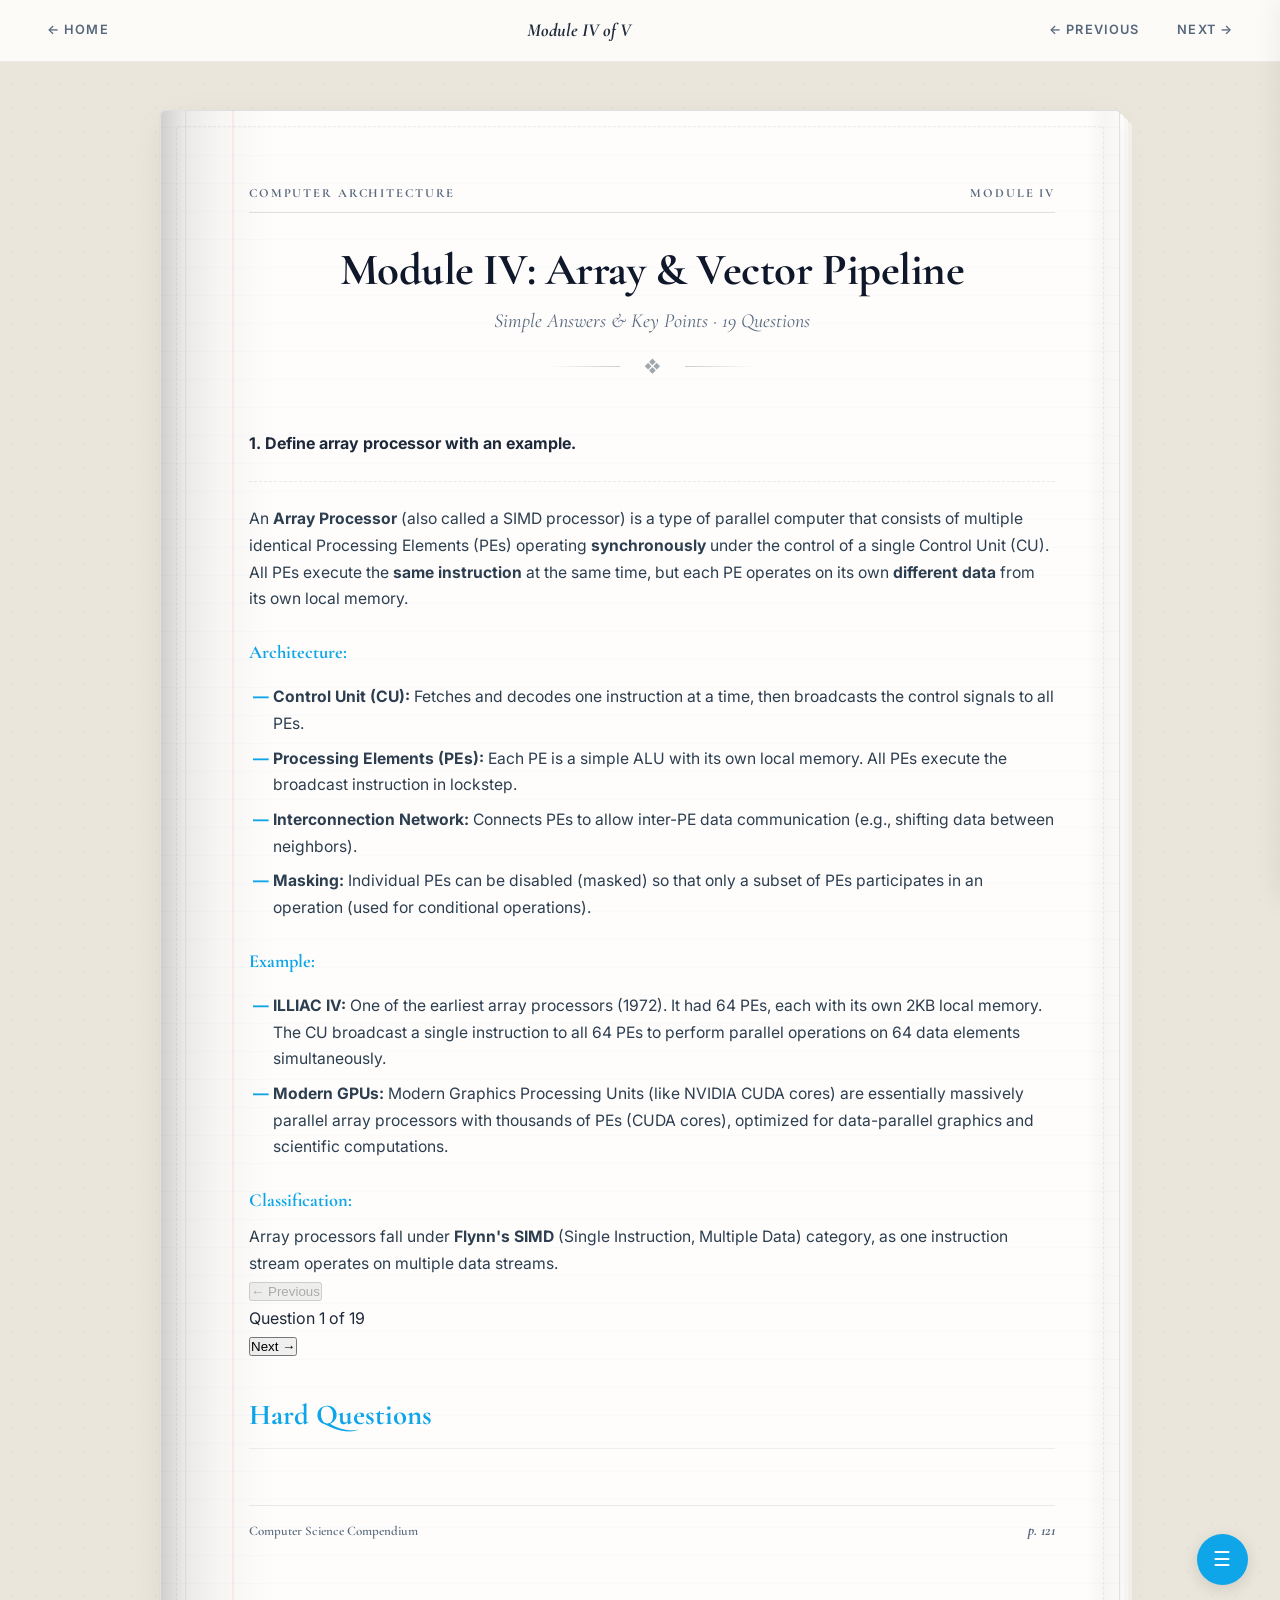
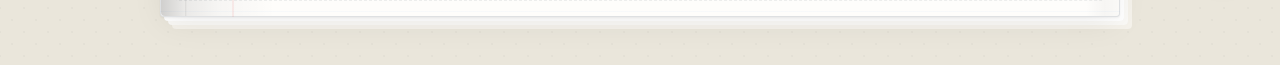
<file: vector.html>
<!DOCTYPE html>
<html lang="en">
<head>
    <meta charset="UTF-8">
    <meta name="viewport" content="width=device-width, initial-scale=1.0">
    <title>Module 4: Array and Vector Pipeline - Detailed Answers</title>
    <!-- Google Fonts -->
    <link rel="preconnect" href="https://fonts.googleapis.com">
    <link rel="preconnect" href="https://fonts.gstatic.com" crossorigin>
    <link href="https://fonts.googleapis.com/css2?family=Cormorant+Garamond:ital,wght@0,300;0,400;0,500;0,600;0,700;1,400;1,500;1,600&family=Inter:wght@300;400;500;600;700;800&display=swap" rel="stylesheet">

    <!-- Link to Shared Notes Stylesheet -->
    <link rel="stylesheet" href="notes.css">

    <!-- Page Specific Variable Colors -->
    <style>
        :root {
            --primary-color: var(--color-u4, #0ea5e9); /* Ocean Sky Accent */
            --primary-light: rgba(14, 165, 233, 0.05);
            --border-color: rgba(14, 165, 233, 0.15);
        }
    </style>
</head>
<body>

<nav class="top-nav">
    <a href="index.html">← Home</a>
    <span class="nav-title">Module IV of V</span>
    <div style="display:flex;gap:0.5rem;">
        <a href="ilp.html">← Previous</a>
        <a href="multiprocessor.html">Next →</a>
    </div>
</nav>

<div class="container">
    <header>
        <h1>Module IV: Array &amp; Vector Pipeline</h1>
        <p class="subtitle">Simple Answers &amp; Key Points · 19 Questions</p>
        <div class="book-divider">
            <span class="line"></span>
            <span class="ornament">❖</span>
            <span class="line"></span>
        </div>
    </header>
    <div class="section">

<div class="qa-card">
<h4 class="qa-question">1. Define array processor with an example.</h4>
<div class="answer">
    <p>An <b>Array Processor</b> (also called a SIMD processor) is a type of parallel computer that consists of multiple identical Processing Elements (PEs) operating <b>synchronously</b> under the control of a single Control Unit (CU). All PEs execute the <b>same instruction</b> at the same time, but each PE operates on its own <b>different data</b> from its own local memory.</p>

    <p><span class="highlight">Architecture:</span></p>
    <ul>
        <li><b>Control Unit (CU):</b> Fetches and decodes one instruction at a time, then broadcasts the control signals to all PEs.</li>
        <li><b>Processing Elements (PEs):</b> Each PE is a simple ALU with its own local memory. All PEs execute the broadcast instruction in lockstep.</li>
        <li><b>Interconnection Network:</b> Connects PEs to allow inter-PE data communication (e.g., shifting data between neighbors).</li>
        <li><b>Masking:</b> Individual PEs can be disabled (masked) so that only a subset of PEs participates in an operation (used for conditional operations).</li>
    </ul>

    <p><span class="highlight">Example:</span></p>
    <ul>
        <li><b>ILLIAC IV:</b> One of the earliest array processors (1972). It had 64 PEs, each with its own 2KB local memory. The CU broadcast a single instruction to all 64 PEs to perform parallel operations on 64 data elements simultaneously.</li>
        <li><b>Modern GPUs:</b> Modern Graphics Processing Units (like NVIDIA CUDA cores) are essentially massively parallel array processors with thousands of PEs (CUDA cores), optimized for data-parallel graphics and scientific computations.</li>
    </ul>

    <p><span class="highlight">Classification:</span> Array processors fall under <b>Flynn's SIMD</b> (Single Instruction, Multiple Data) category, as one instruction stream operates on multiple data streams.</p>
</div>
</div>

<div class="qa-card">
<h4 class="qa-question">2. What is a vector processor? Give one key application area.</h4>
<div class="answer">
    <p>A <b>Vector Processor</b> is a CPU designed to operate on entire <b>vectors</b> (one-dimensional arrays of data) using a single instruction. Instead of using a loop to process each element one at a time (scalar processing), a vector processor issues one instruction like <code>VADD V1, V2, V3</code> which adds every element of vector V2 to every element of vector V3, storing results in V1.</p>

    <p><span class="highlight">Architecture:</span></p>
    <ul>
        <li><b>Vector Registers:</b> Large registers (e.g., V0-V7) that can hold 64 or more elements each (e.g., 64 double-precision floating-point numbers).</li>
        <li><b>Deeply Pipelined Functional Units:</b> The ALU/FPU is deeply pipelined (e.g., 6-10 stages). After an initial startup latency, it produces one result per clock cycle.</li>
        <li><b>Vector Load/Store Units:</b> Specialized memory units that can fetch entire vectors from memory in a streaming fashion.</li>
        <li><b>Vector Length Register (VLR):</b> Specifies how many elements of the vector register to process (handles vectors shorter than the register length).</li>
        <li><b>Vector Mask Register:</b> A boolean register that enables/disables individual element operations (for conditional vector processing).</li>
    </ul>

    <p><span class="highlight">Key Application Area:</span></p>
    <ul>
        <li><b>Scientific Computing and Weather Forecasting:</b> Climate models involve massive matrix operations, fluid dynamics simulations, and linear algebra — all perfectly suited for vector processing. The Cray-1 and Cray X-MP supercomputers, which were vector processors, were heavily used by national weather services worldwide.</li>
        <li>Other applications: Molecular dynamics, computational fluid dynamics (CFD), seismic analysis, image processing.</li>
    </ul>
</div>
</div>

<div class="qa-card">
<h4 class="qa-question">3. List two differences between scalar and vector processing.</h4>
<div class="answer">
    <table>
        <tr><th>Feature</th><th>Scalar Processing</th><th>Vector Processing</th></tr>
        <tr><td><b>1. Operand Type</b></td><td>Operates on <b>one data element at a time</b>. An ADD instruction adds two individual numbers.</td><td>Operates on <b>entire vectors (arrays) at a time</b>. A VADD instruction adds two arrays element-by-element.</td></tr>
        <tr><td><b>2. Loop Overhead</b></td><td>Requires an explicit software <b>loop</b> (with counter increment, comparison, and branch instructions) to process an array. This overhead (fetch, decode, branch for every element) is significant.</td><td>Processes the array with a <b>single instruction</b>. The loop is implicit in the hardware — the vector unit automatically iterates through all elements. This eliminates branch overhead entirely.</td></tr>
        <tr><td><b>3. Instruction Fetch</b></td><td>For N elements, N×(number of instructions per iteration) instructions must be fetched and decoded.</td><td>For N elements, only <b>one</b> instruction is fetched and decoded. This dramatically reduces instruction bandwidth requirements.</td></tr>
        <tr><td><b>4. Memory Access</b></td><td>Individual, scattered load/store instructions. May suffer from cache miss penalties on each access.</td><td>Streaming, pipelined memory access. Vector load units access memory in a predictable, sequential pattern, allowing the memory system to optimize prefetching.</td></tr>
    </table>
</div>
</div>

<div class="qa-card">
<h4 class="qa-question">4. What is pipelining in vector processors?</h4>
<div class="answer">
    <p>In vector processors, pipelining refers to the deep segmentation of the <b>arithmetic functional units</b> (like Floating-Point Adders, Multipliers) into multiple stages. This allows a new pair of vector elements to enter the pipeline every clock cycle, achieving a sustained throughput of <b>one result per clock cycle</b> after the initial startup latency.</p>

    <p><span class="highlight">How It Works:</span></p>
    <ol>
        <li>A vector instruction (e.g., <code>VADD V3, V1, V2</code> — add 64 elements) is issued.</li>
        <li>The floating-point adder pipeline has, say, 6 stages (Compare Exponents → Align Mantissa → Add → Normalize → Round → Pack).</li>
        <li><b>Cycle 1:</b> Element pair (V1[0], V2[0]) enters Stage 1.</li>
        <li><b>Cycle 2:</b> (V1[0], V2[0]) moves to Stage 2. (V1[1], V2[1]) enters Stage 1.</li>
        <li><b>Cycle 6:</b> (V1[0], V2[0]) exits Stage 6 — the first result V3[0] is produced. Elements V1[1]–V1[5] are in various pipeline stages.</li>
        <li><b>Cycle 7 onwards:</b> One result is produced every single clock cycle. V3[1] in cycle 7, V3[2] in cycle 8, etc.</li>
        <li><b>Cycle 69:</b> V3[63] (the last result for a 64-element vector) is produced.</li>
    </ol>

    <p><span class="highlight">Key Formula:</span></p>
    <div class="formula-box">Total Cycles = Startup Latency (k stages) + Vector Length (N) - 1<br>
    = k + N - 1</div>

    <p><span class="highlight">Significance:</span> Without pipelining, 64 additions would take 64 × 6 = 384 cycles. With pipelining, it takes only 6 + 63 = 69 cycles. The throughput approaches 1 element/cycle for long vectors.</p>
</div>
</div>

<div class="qa-card">
<h4 class="qa-question">5. Define speedup in vector pipelining.</h4>
<div class="answer">
    <p><b>Speedup</b> in vector pipelining is the ratio of the time taken by a scalar (non-pipelined) processor to process a vector operation compared to the time taken by a pipelined vector processor for the same operation.</p>

    <div class="formula-box">Speedup = Time_scalar / Time_vector</div>

    <p><span class="highlight">Derivation:</span></p>
    <ul>
        <li><b>Scalar Time:</b> If the operation takes <i>k</i> clock cycles for one element (because the functional unit has <i>k</i> stages), and the vector has <i>N</i> elements:
        <div class="formula-box">Time_scalar = N × k cycles</div></li>
        <li><b>Vector (Pipelined) Time:</b> The first result takes <i>k</i> cycles (startup). After that, one result per cycle for the remaining <i>N-1</i> elements:
        <div class="formula-box">Time_vector = k + (N - 1) cycles</div></li>
        <li><b>Speedup:</b>
        <div class="formula-box">Speedup = (N × k) / (k + N - 1)</div></li>
    </ul>

    <p><span class="highlight">Limiting Behavior:</span></p>
    <ul>
        <li>As N → ∞ (very long vectors): Speedup → <b>k</b> (the number of pipeline stages). The startup cost becomes negligible.</li>
        <li>As N = 1 (single element): Speedup = k/k = <b>1</b> (no benefit from pipelining).</li>
    </ul>

    <p><b>Conclusion:</b> Vector pipelining is most effective for long vectors, where the throughput approaches the theoretical maximum of one result per cycle.</p>
</div>
</div>

<div class="qa-card">
<h4 class="qa-question">6. What is a mask register in vector operations?</h4>
<div class="answer">
    <p>A <b>Mask Register</b> (or Vector Mask Register) is a special hardware register in a vector processor that holds a vector of <b>boolean values (0 or 1)</b>, one bit per vector element. It is used to implement <b>conditional operations</b> on individual elements within a vector instruction.</p>

    <p><span class="highlight">Why It's Needed:</span></p>
    <p>Consider the scalar code:</p>
    <pre>
for (i = 0; i &lt; N; i++) {
    if (A[i] &gt; 0)
        B[i] = A[i] + C[i];
}
    </pre>
    <p>In scalar processing, the <code>if</code> statement is a branch. In vector processing, there are no branches within a vector operation. Instead, the mask register selectively enables or disables the operation for each element.</p>

    <p><span class="highlight">How It Works:</span></p>
    <ol>
        <li><b>Set the Mask:</b> A vector comparison instruction (e.g., <code>VCMP.GT VM, V_A, 0</code>) compares each element of V_A against 0 and sets the corresponding bit in the mask register VM. If A[i] &gt; 0, VM[i] = 1; otherwise VM[i] = 0.</li>
        <li><b>Masked Operation:</b> The subsequent vector ADD instruction (<code>VADD V_B, V_A, V_C, VM</code>) only executes the addition for elements where VM[i] = 1. Elements where VM[i] = 0 are skipped (or their results are not written back).</li>
    </ol>

    <p><span class="highlight">Significance:</span> The mask register allows vector processors to handle <code>if-else</code> constructs without branches, maintaining the streaming pipeline efficiency of vector execution even for conditional computations.</p>
</div>
</div>

<div class="qa-card">
<h4 class="qa-question">7. Name two real-world examples of SIMD array processors.</h4>
<div class="answer">
    <p><span class="highlight">1. ILLIAC IV (1972):</span></p>
    <ul>
        <li>One of the earliest and most iconic SIMD array processors.</li>
        <li>Built at the University of Illinois and operated at NASA Ames Research Center.</li>
        <li>Featured 64 Processing Elements, each with its own local memory, controlled by a single Control Unit.</li>
        <li>Used for aerodynamic simulations and weather modeling.</li>
    </ul>

    <p><span class="highlight">2. Connection Machine CM-2 (1987):</span></p>
    <ul>
        <li>Designed by Thinking Machines Corporation.</li>
        <li>Contained up to 65,536 simple 1-bit processors arranged in a hypercube interconnection network.</li>
        <li>Each processor had its own local memory. The CU broadcast instructions to all processors.</li>
        <li>Used for massively parallel applications like fluid dynamics, AI, and database search.</li>
    </ul>

    <p><span class="highlight">Modern Examples:</span></p>
    <ul>
        <li><b>NVIDIA GPUs (CUDA architecture):</b> Thousands of CUDA cores execute the same instruction (kernel) on different data elements — a modern, massively parallel SIMD architecture.</li>
        <li><b>Intel SSE/AVX extensions:</b> SIMD instruction sets within x86 CPUs that process 4-16 data elements per instruction using 128-512 bit wide registers.</li>
    </ul>
</div>
</div>

<div class="qa-card">
<h4 class="qa-question">8. Differentiate between array processor and vector processor with block diagrams.</h4>
<div class="answer">
    <p>Both exploit data-level parallelism (DLP), but they do so through fundamentally different architectural approaches.</p>

    <table>
        <tr><th>Feature</th><th>Array Processor</th><th>Vector Processor</th></tr>
        <tr><td><b>Parallelism Type</b></td><td><b>Spatial Parallelism:</b> Multiple ALUs operating simultaneously on different data.</td><td><b>Temporal Parallelism:</b> A single, deeply pipelined ALU processing elements sequentially but overlapping them in time.</td></tr>
        <tr><td><b>Number of ALUs</b></td><td>Many (e.g., 64 or more simple ALUs).</td><td>Few (e.g., 1-4 deeply pipelined functional units).</td></tr>
        <tr><td><b>Control</b></td><td>Single CU broadcasts one instruction to ALL PEs. All PEs operate in lockstep.</td><td>Single instruction sequentially feeds elements through a pipeline. No broadcast needed.</td></tr>
        <tr><td><b>Memory</b></td><td>Each PE has its own <b>local (distributed) memory</b>.</td><td>Uses <b>Vector Registers</b> fed from a centralized shared memory system.</td></tr>
        <tr><td><b>Synchronization</b></td><td>Implicit — all PEs execute the same instruction at the same time.</td><td>Implicit — the pipeline handles ordering automatically.</td></tr>
        <tr><td><b>Best For</b></td><td>Massively parallel operations on independent data (image processing, cellular automata).</td><td>Regular, streaming computations (linear algebra, FFT, weather simulation).</td></tr>
        <tr><td><b>Example</b></td><td>ILLIAC IV, Connection Machine, GPUs.</td><td>Cray-1, NEC SX series.</td></tr>
    </table>

    <p><span class="highlight">Conceptual Block Diagrams:</span></p>
    <p><b>Array Processor:</b></p>
    <pre>
    Control Unit (CU)
    ┌──────────────┐
    │  Fetch &amp; Decode  │──── broadcasts instruction ────┐
    └──────────────┘                                    │
         ┌──────┐  ┌──────┐  ┌──────┐  ┌──────┐       │
         │ PE 0 │  │ PE 1 │  │ PE 2 │  │ PE N │ ◄─────┘
         │ ALU  │  │ ALU  │  │ ALU  │  │ ALU  │  (all execute same op)
         │ Mem  │  │ Mem  │  │ Mem  │  │ Mem  │
         └──────┘  └──────┘  └──────┘  └──────┘
    </pre>
    <p><b>Vector Processor:</b></p>
    <pre>
    Scalar Unit ──► Vector Control Unit
                        │
         ┌──────────────┼──────────────┐
         │              │              │
    ┌─────────┐  ┌─────────┐   ┌─────────────┐
    │ V Reg 0 │  │ V Reg 1 │   │ V Reg N     │
    │ 64 elems│  │ 64 elems│   │ 64 elems    │
    └────┬────┘  └────┬────┘   └──────┬──────┘
         │            │               │
         └──►  Pipelined FP Adder  ◄──┘
              [S1|S2|S3|S4|S5|S6]
              ──► 1 result/cycle after startup
    </pre>
</div>
</div>

<div class="qa-card">
<h4 class="qa-question">9. Explain the working of a vector pipeline. Mention its stages with an example.</h4>
<div class="answer">
    <p>A vector pipeline processes an entire vector of data through a deeply segmented functional unit, producing one result per clock cycle after an initial fill-up period.</p>

    <p><span class="highlight">Example: Vector Floating-Point Addition (VADD V3, V1, V2)</span></p>
    <p>This instruction adds corresponding elements of vector registers V1 and V2, storing results in V3. The floating-point adder pipeline typically has 4-6 stages:</p>

    <ol>
        <li><b>Stage 1 — Compare Exponents:</b> Compare the exponents of the two floating-point operands to determine the difference.</li>
        <li><b>Stage 2 — Align Mantissa:</b> Shift the mantissa of the smaller number right by the exponent difference so both numbers have the same exponent.</li>
        <li><b>Stage 3 — Add Mantissas:</b> Perform the actual addition (or subtraction) of the aligned mantissas.</li>
        <li><b>Stage 4 — Normalize:</b> Shift the result mantissa so it is in normalized form (leading 1 before the decimal point) and adjust the exponent accordingly.</li>
    </ol>

    <p><span class="highlight">Pipeline Timing (Vector Length = 6, Stages = 4):</span></p>
    <pre>
Cycle:    1    2    3    4    5    6    7    8    9
Stage 1:  E0   E1   E2   E3   E4   E5
Stage 2:       E0   E1   E2   E3   E4   E5
Stage 3:            E0   E1   E2   E3   E4   E5
Stage 4:                 E0   E1   E2   E3   E4   E5
Output:                  V3[0] V3[1] V3[2] V3[3] V3[4] V3[5]
    </pre>

    <p><b>Total Cycles = 4 + 6 - 1 = 9 cycles</b> (vs. 4 × 6 = 24 cycles without pipelining).</p>
    <p><b>Speedup = 24/9 = 2.67x</b></p>
</div>
</div>

<div class="qa-card">
<h4 class="qa-question">10. What is vector chaining? How does it improve performance?</h4>
<div class="answer">
    <p><b>Vector Chaining</b> is an optimization technique in vector processors that allows the output of one vector functional unit to be fed directly into the input of another vector functional unit <b>without waiting for the first operation to complete on the entire vector</b>. It is the vector equivalent of data forwarding in scalar pipelines.</p>

    <p><span class="highlight">Example Without Chaining:</span></p>
    <pre>
VMUL V3, V1, V2    ; V3 = V1 × V2 (takes k + N - 1 cycles)
VADD V5, V3, V4    ; V5 = V3 + V4 (must wait until VMUL finishes ALL elements)
    </pre>
    <p>Total time ≈ 2 × (k + N - 1) cycles. The VADD cannot start until the entire VMUL is done.</p>

    <p><span class="highlight">Example With Chaining:</span></p>
    <ul>
        <li>As soon as the VMUL pipeline produces V3[0] (after its startup latency), that result is immediately forwarded to the VADD pipeline input.</li>
        <li>One cycle later, V3[1] is forwarded, and so on.</li>
        <li>The two pipelines operate concurrently, with the VADD pipeline trailing the VMUL pipeline by just the startup latency.</li>
    </ul>
    <p>Total time ≈ k_mul + k_add + N - 1 cycles (much less than the sequential sum).</p>

    <p><span class="highlight">Performance Improvement:</span></p>
    <ul>
        <li>For long vectors, chaining nearly halves the execution time for a sequence of two dependent vector operations.</li>
        <li>Multiple chains can be active simultaneously if the processor has multiple independent functional units.</li>
        <li>Chaining was a hallmark feature of the <b>Cray-1</b> supercomputer, contributing significantly to its legendary performance.</li>
    </ul>
</div>
</div>

<div class="qa-card">
<h4 class="qa-question">11. Explain data-level parallelism in array processors.</h4>
<div class="answer">
    <p><b>Data-Level Parallelism (DLP)</b> is a form of parallelism that arises when the <b>same operation</b> is applied to <b>multiple independent data elements</b> simultaneously. Array processors are specifically designed to exploit DLP.</p>

    <p><span class="highlight">How Array Processors Exploit DLP:</span></p>
    <ol>
        <li><b>Data Distribution:</b> The dataset is distributed across the local memories of the Processing Elements (PEs). For example, if you have a 64-element array and 64 PEs, element A[i] is stored in PE[i]'s local memory.</li>
        <li><b>Instruction Broadcast:</b> The Control Unit (CU) fetches a single instruction (e.g., "ADD the value from local memory address X to register R1") and broadcasts it to all PEs simultaneously.</li>
        <li><b>Parallel Execution:</b> All 64 PEs execute the ADD instruction at the exact same time, each operating on its own local data. In one clock cycle, 64 additions are performed.</li>
        <li><b>Conditional Execution (Masking):</b> If only some elements need to be processed (e.g., <code>if A[i] > 0</code>), a mask register disables the PEs that don't meet the condition, while the active PEs proceed.</li>
    </ol>

    <p><span class="highlight">Example — Vector Addition:</span></p>
    <p>To compute C[i] = A[i] + B[i] for i = 0 to 63:</p>
    <ul>
        <li>A[i] is stored in PE[i]'s memory at address 100.</li>
        <li>B[i] is stored in PE[i]'s memory at address 200.</li>
        <li>CU broadcasts: <code>LOAD R1, [100]</code> → All 64 PEs load their respective A[i].</li>
        <li>CU broadcasts: <code>LOAD R2, [200]</code> → All 64 PEs load their respective B[i].</li>
        <li>CU broadcasts: <code>ADD R3, R1, R2</code> → All 64 PEs compute C[i] = A[i] + B[i] simultaneously.</li>
        <li>CU broadcasts: <code>STORE R3, [300]</code> → All 64 PEs store their C[i].</li>
    </ul>
    <p>4 instructions process 64 elements — a massive exploitation of DLP.</p>
</div>
</div>

<div class="qa-card">
<h4 class="qa-question">12. Vector addition with 5 pipeline stages. Length = 100. Calculate cycles and efficiency.</h4>
<div class="answer">
    <p><b>Given:</b></p>
    <ul>
        <li>Number of pipeline stages (k) = 5</li>
        <li>Vector length (N) = 100</li>
    </ul>

    <p><b>a) Total Clock Cycles Required:</b></p>
    <div class="formula-box">Total Cycles = k + (N - 1) = 5 + (100 - 1) = 5 + 99 = 104 cycles</div>
    <p>Explanation: The pipeline takes 5 cycles to fill (startup latency for the first element). After that, one element completes every cycle for the remaining 99 elements.</p>

    <p><b>b) Pipeline Efficiency:</b></p>
    <p>Pipeline efficiency measures how well the pipeline utilizes its hardware compared to the ideal case.</p>
    <div class="formula-box">Efficiency = (Ideal execution time) / (Actual execution time)<br>
    = N / (k + N - 1)<br>
    = 100 / 104<br>
    = 0.9615 = 96.15%</div>

    <p><span class="highlight">Interpretation:</span></p>
    <ul>
        <li>The pipeline is <b>96.15%</b> efficient, meaning only 3.85% of the pipeline's capacity is wasted (during the 4 startup cycles where not all stages are active).</li>
        <li>For comparison, if the vector length were only 10: Efficiency = 10/(5+9) = 10/14 = 71.4%. Short vectors are much less efficient.</li>
        <li>The <b>speedup</b> over scalar execution = (N × k) / (k + N - 1) = (100 × 5) / 104 = 500/104 = <b>4.81x</b>.</li>
    </ul>
</div>
</div>

<div class="qa-card">
<h4 class="qa-question">13. Array processor with 64 PEs performing 64×64 matrix multiplication. Explain data flow.</h4>
<div class="answer">
    <p><b>Problem:</b> Multiply two 64×64 matrices: C = A × B, where C[i][j] = Σ(A[i][k] × B[k][j]) for k = 0 to 63.</p>

    <p><span class="highlight">Data Distribution:</span></p>
    <ul>
        <li>We have 64 PEs. Assign each PE to compute one element of a result row.</li>
        <li><b>PE[j]</b> stores: Column j of Matrix B (i.e., B[0][j], B[1][j], ..., B[63][j]) in its local memory.</li>
        <li>Matrix A rows will be broadcast by the Control Unit.</li>
    </ul>

    <p><span class="highlight">Algorithm (Row-at-a-Time):</span></p>
    <ol>
        <li><b>For each row i of Matrix A (i = 0 to 63):</b>
            <ol>
                <li>Initialize: Each PE sets its accumulator R_acc = 0.</li>
                <li><b>For each k = 0 to 63:</b>
                    <ul>
                        <li>CU broadcasts A[i][k] to all 64 PEs.</li>
                        <li>Each PE[j] loads B[k][j] from its local memory.</li>
                        <li>Each PE[j] computes: R_acc = R_acc + A[i][k] × B[k][j].</li>
                    </ul>
                </li>
                <li>After the inner loop: PE[j] stores R_acc → C[i][j].</li>
            </ol>
        </li>
    </ol>

    <p><span class="highlight">Data Flow Summary:</span></p>
    <ul>
        <li><b>Broadcast:</b> A[i][k] is broadcast from the CU to all PEs (one scalar value per inner loop step).</li>
        <li><b>Local Read:</b> Each PE reads B[k][j] from its own local memory.</li>
        <li><b>Parallel Compute:</b> All 64 PEs perform a multiply-accumulate simultaneously.</li>
    </ul>

    <p><b>Total Steps:</b> 64 (rows) × 64 (inner loop) = 4,096 multiply-accumulate steps. But since each step involves 64 PEs working in parallel, the effective work is 64 × 64 × 64 = 262,144 multiplications in 4,096 steps. Without the array processor, a scalar machine would need 262,144 sequential steps.</p>
</div>
</div>

<div class="qa-card">
<h4 class="qa-question">14. Vector length 128, initiation rate 1/cycle, 6-stage pipeline. Calculate time for dot product.</h4>
<div class="answer">
    <p><b>Given:</b></p>
    <ul>
        <li>Vector length (N) = 128 elements</li>
        <li>Initiation rate = 1 element per cycle (one new pair enters the pipeline each cycle)</li>
        <li>Number of pipeline stages (k) = 6</li>
    </ul>

    <p><b>Note:</b> A dot product involves two operations: element-wise multiplication followed by a summation (reduction). Let's calculate the time for the multiplication phase first.</p>

    <p><b>Step 1: Vector Multiply Time (V3 = V1 × V2)</b></p>
    <div class="formula-box">Time_multiply = k + (N - 1) = 6 + (128 - 1) = 6 + 127 = 133 cycles</div>

    <p><b>Step 2: Reduction (Summation)</b></p>
    <p>After multiplication, we have 128 products that must be summed. A vector reduction (tree-based summation) takes log₂(N) passes:</p>
    <ul>
        <li>Pass 1: Add pairs → 64 partial sums (pipeline time: 6 + 63 = 69 cycles)</li>
        <li>Pass 2: Add pairs → 32 partial sums (6 + 31 = 37 cycles)</li>
        <li>Pass 3: 16 sums (6 + 15 = 21 cycles)</li>
        <li>Pass 4: 8 sums (6 + 7 = 13 cycles)</li>
        <li>Pass 5: 4 sums (6 + 3 = 9 cycles)</li>
        <li>Pass 6: 2 sums (6 + 1 = 7 cycles)</li>
        <li>Pass 7: 1 final sum (6 + 0 = 6 cycles)</li>
    </ul>
    <p>Total reduction = 69 + 37 + 21 + 13 + 9 + 7 + 6 = <b>162 cycles</b>.</p>

    <p><b>With Vector Chaining:</b> If chaining is supported, the multiply and the first reduction pass can overlap, saving significant time.</p>

    <p><b>Total Time (without chaining):</b> 133 + 162 = <b>295 cycles</b> for the complete dot product.</p>
    <p><b>If only multiplication is asked:</b> <b>133 cycles</b>.</p>
</div>
</div>

</div>

<div class="section">
<h2>Hard Questions</h2>

<div class="qa-card">
<h4 class="qa-question">H1. Describe the architecture of an array processor. How does it execute arithmetic on data arrays?</h4>
<div class="answer">
    <p>An array processor (SIMD machine) is designed to execute a single instruction simultaneously across many data elements using multiple, identical Processing Elements.</p>

    <p><span class="highlight">Detailed Architecture:</span></p>
    <ol>
        <li><b>Control Unit (CU):</b>
            <ul>
                <li>A conventional scalar processor that fetches instructions from main memory.</li>
                <li>Decodes each instruction and determines whether it is a scalar operation (handled by the CU itself) or a parallel array operation (broadcast to the PEs).</li>
                <li>For array operations, the CU broadcasts the opcode and operand addresses to all PEs simultaneously.</li>
            </ul>
        </li>
        <li><b>Processing Elements (PEs):</b>
            <ul>
                <li>Each PE contains: a simple ALU, a set of local registers, and its own local memory module.</li>
                <li>All PEs are identical in hardware.</li>
                <li>Each PE has an <b>Activity Flag (Enable/Disable bit)</b> that can be set by mask instructions. Disabled PEs ignore the broadcast instruction.</li>
            </ul>
        </li>
        <li><b>Interconnection Network:</b>
            <ul>
                <li>Connects PEs to each other for inter-PE data exchange (e.g., shifting data to neighbor, routing data to a specific PE).</li>
                <li>Common topologies: Linear array, 2D mesh, hypercube.</li>
            </ul>
        </li>
        <li><b>I/O System:</b> A separate system for loading data into PE local memories and reading results out.</li>
    </ol>

    <p><span class="highlight">Executing Arithmetic on Data Arrays:</span></p>
    <p>To compute C[i] = A[i] + B[i] for all i:</p>
    <ol>
        <li>Data is pre-loaded: A[i] resides at address 100 and B[i] at address 200 in PE[i]'s local memory.</li>
        <li>CU broadcasts <code>LOAD R1, [100]</code>: All PEs load A[i] from their local address 100 into register R1.</li>
        <li>CU broadcasts <code>LOAD R2, [200]</code>: All PEs load B[i] into R2.</li>
        <li>CU broadcasts <code>ADD R3, R1, R2</code>: All PEs compute A[i] + B[i] in parallel.</li>
        <li>CU broadcasts <code>STORE R3, [300]</code>: All PEs store C[i] to address 300.</li>
    </ol>
    <p>All N additions are completed in the time of a single addition instruction.</p>
</div>
</div>

<div class="qa-card">
<h4 class="qa-question">H2. Pipelined vector instructions in a Cray-like architecture with timing diagrams.</h4>
<div class="answer">
    <p>The <b>Cray-1</b> (1976) was a landmark vector processor. Its architecture featured Vector Registers and deeply pipelined functional units with vector chaining.</p>

    <p><span class="highlight">Cray-1 Architecture Highlights:</span></p>
    <ul>
        <li>8 Vector Registers (V0-V7), each holding 64 elements of 64 bits each.</li>
        <li>Pipelined Functional Units: FP Add (6 stages), FP Multiply (7 stages), FP Reciprocal (14 stages), Integer Add, Logical, Shift.</li>
        <li>Two Load/Store pipelines for memory-to-register and register-to-memory transfers.</li>
        <li>Vector chaining supported between functional units.</li>
    </ul>

    <p><span class="highlight">Example: Compute V3 = V1 × V2 + V4</span></p>
    <pre>
Instruction 1: VMUL V3, V1, V2   (7-stage multiply pipeline)
Instruction 2: VADD V5, V3, V4   (6-stage add pipeline, chained to VMUL)
    </pre>

    <p><b>Timing Diagram (Vector Length = 8, simplified):</b></p>
    <pre>
Cycle:  1  2  3  4  5  6  7  8  9  10 11 12 13 14 15 16 17 18 19 20
VMUL:  [--- 7 stages for E0 ---]
        E0 E1 E2 E3 E4 E5 E6 E7    ← one element enters per cycle
Output:                      M0 M1 M2 M3 M4 M5 M6 M7

VADD (chained):              [--- 6 stages for E0 ---]
                              M0 enters immediately when produced
Output:                                     A0 A1 A2 A3 A4 A5 A6 A7
    </pre>

    <p><b>Without Chaining:</b> VMUL finishes at cycle 14. VADD starts at cycle 15, finishes at cycle 14 + 6 + 7 = 27. Total = 27 cycles.</p>
    <p><b>With Chaining:</b> VADD starts at cycle 8 (when M0 is produced). VADD finishes at cycle 8 + 6 + 7 = 20. Total = <b>20 cycles</b>. Saving 7 cycles (25% faster).</p>
</div>
</div>

<div class="qa-card">
<h4 class="qa-question">H3. Compare array and vector pipelines in terms of Architecture, Control, Performance, Applications.</h4>
<div class="answer">
    <table>
        <tr><th>Aspect</th><th>Array Processor</th><th>Vector Processor</th></tr>
        <tr><td><b>Architecture</b></td><td>Multiple identical ALUs (Processing Elements), each with local memory, connected via an interconnection network. Exploits <b>spatial parallelism</b>.</td><td>Few deeply pipelined functional units operating on data stored in large Vector Registers. Exploits <b>temporal parallelism</b>.</td></tr>
        <tr><td><b>Control Mechanism</b></td><td>Single Control Unit <b>broadcasts</b> one instruction to all PEs. All PEs execute in lockstep synchronization. Conditional execution via masking.</td><td>A control unit issues vector instructions. The pipeline hardware <b>sequentially streams</b> elements through the stages automatically. No broadcast needed.</td></tr>
        <tr><td><b>Performance</b></td><td>Performance scales directly with the number of PEs. Adding more PEs = more parallelism. <b>Best for massive, embarrassingly parallel problems</b> where all elements need the same operation. Overhead: inter-PE communication and data distribution.</td><td>Performance depends on pipeline depth and vector length. <b>Best for regular, streaming computations</b> (linear algebra, FFTs). Overhead: pipeline startup latency for short vectors.</td></tr>
        <tr><td><b>Application Domains</b></td><td>Image processing, cellular automata, neural network inference, database searching, cryptography. Any domain with massive, regular, independent data.</td><td>Scientific computing, weather forecasting, molecular dynamics, computational fluid dynamics (CFD), seismic analysis. Domains with heavy floating-point array arithmetic.</td></tr>
    </table>
</div>
</div>

<div class="qa-card">
<h4 class="qa-question">H4. FP multiply pipeline with 6 stages. Vector length = 64. Calculate cycles and speedup.</h4>
<div class="answer">
    <p><b>Given:</b></p>
    <ul>
        <li>Number of pipeline stages (k) = 6</li>
        <li>Vector length (N) = 64 elements</li>
        <li>Scalar execution time = 6 cycles per element (one element uses all 6 stages sequentially)</li>
    </ul>

    <p><b>a) Total Clock Cycles for Pipelined Vector Multiply:</b></p>
    <div class="formula-box">Pipelined Time = k + (N - 1)<br>
    = 6 + (64 - 1)<br>
    = 6 + 63<br>
    = 69 cycles</div>

    <p><b>b) Speedup over Scalar Execution:</b></p>
    <div class="formula-box">Scalar Time = N × k = 64 × 6 = 384 cycles<br><br>
    Speedup = Scalar Time / Pipelined Time<br>
    = 384 / 69<br>
    = 5.565...</div>

    <p><b>Conclusion:</b></p>
    <ul>
        <li>Pipelined execution takes <b>69 cycles</b>.</li>
        <li>The speedup is approximately <b>5.57x</b>.</li>
        <li>The theoretical maximum speedup equals the number of pipeline stages (k = 6). The achieved 5.57x is very close to this maximum because the vector length (64) is much larger than the number of stages (6), making the startup overhead negligible.</li>
        <li>Pipeline Efficiency = N / (k + N - 1) = 64/69 = <b>92.75%</b>.</li>
    </ul>
</div>
</div>

<div class="qa-card">
<h4 class="qa-question">H5. Advantages and limitations of using array and vector pipelines in modern processors.</h4>
<div class="answer">
    <p><span class="highlight">Advantages:</span></p>
    <ol>
        <li><b>Massive Throughput for Regular Data:</b> Both architectures can process hundreds or thousands of data elements per clock cycle for regular, structured computations, far exceeding the throughput of scalar processors.</li>
        <li><b>Reduced Instruction Overhead:</b> A single vector or array instruction replaces an entire loop (which would involve many fetch-decode-branch cycles). This reduces instruction cache pressure and branch prediction overhead.</li>
        <li><b>Energy Efficiency:</b> Fetching and decoding one instruction to process 64 or more elements is far more energy-efficient than fetching and decoding 64 separate scalar instructions. The control overhead per operation is amortized over many data elements.</li>
        <li><b>Predictable Memory Access:</b> Vector load/store operations access memory in regular, predictable patterns (stride-1, stride-N), allowing the memory controller to optimize prefetching and bank access, hiding memory latency.</li>
        <li><b>Simplified Programming for DLP:</b> High-level constructs (array operations in Fortran, CUDA kernels) map naturally to vector/array hardware.</li>
    </ol>

    <p><span class="highlight">Limitations:</span></p>
    <ol>
        <li><b>Poor Scalar Performance:</b> Both architectures are inefficient for scalar, sequential code (e.g., pointer-chasing, tree traversal, irregular graph algorithms). The massive parallel hardware sits idle during scalar operations.</li>
        <li><b>Conditional Execution Penalties:</b> Branches and if-else statements within data-parallel operations are handled via masking, which disables some PEs/elements. In the worst case (50% of elements masked), half the hardware is wasted.</li>
        <li><b>Short Vector Penalty:</b> For very short vectors, the pipeline startup latency dominates, making pipelining inefficient. Array processors with 64 PEs processing only 10 elements waste 54 PEs.</li>
        <li><b>Data Redistribution Overhead:</b> Array processors incur significant overhead when PEs need to exchange data (e.g., matrix transposition, scatter/gather operations). The interconnection network becomes a bottleneck.</li>
        <li><b>Memory Bandwidth Demands:</b> Vector and array processors can consume data far faster than memory can supply it. If the memory system cannot keep the pipelines fed, performance drops dramatically (memory wall).</li>
    </ol>
</div>
</div>
</div>
    <script src="notes.js"></script>
</div>
</body>
</html>
</file>
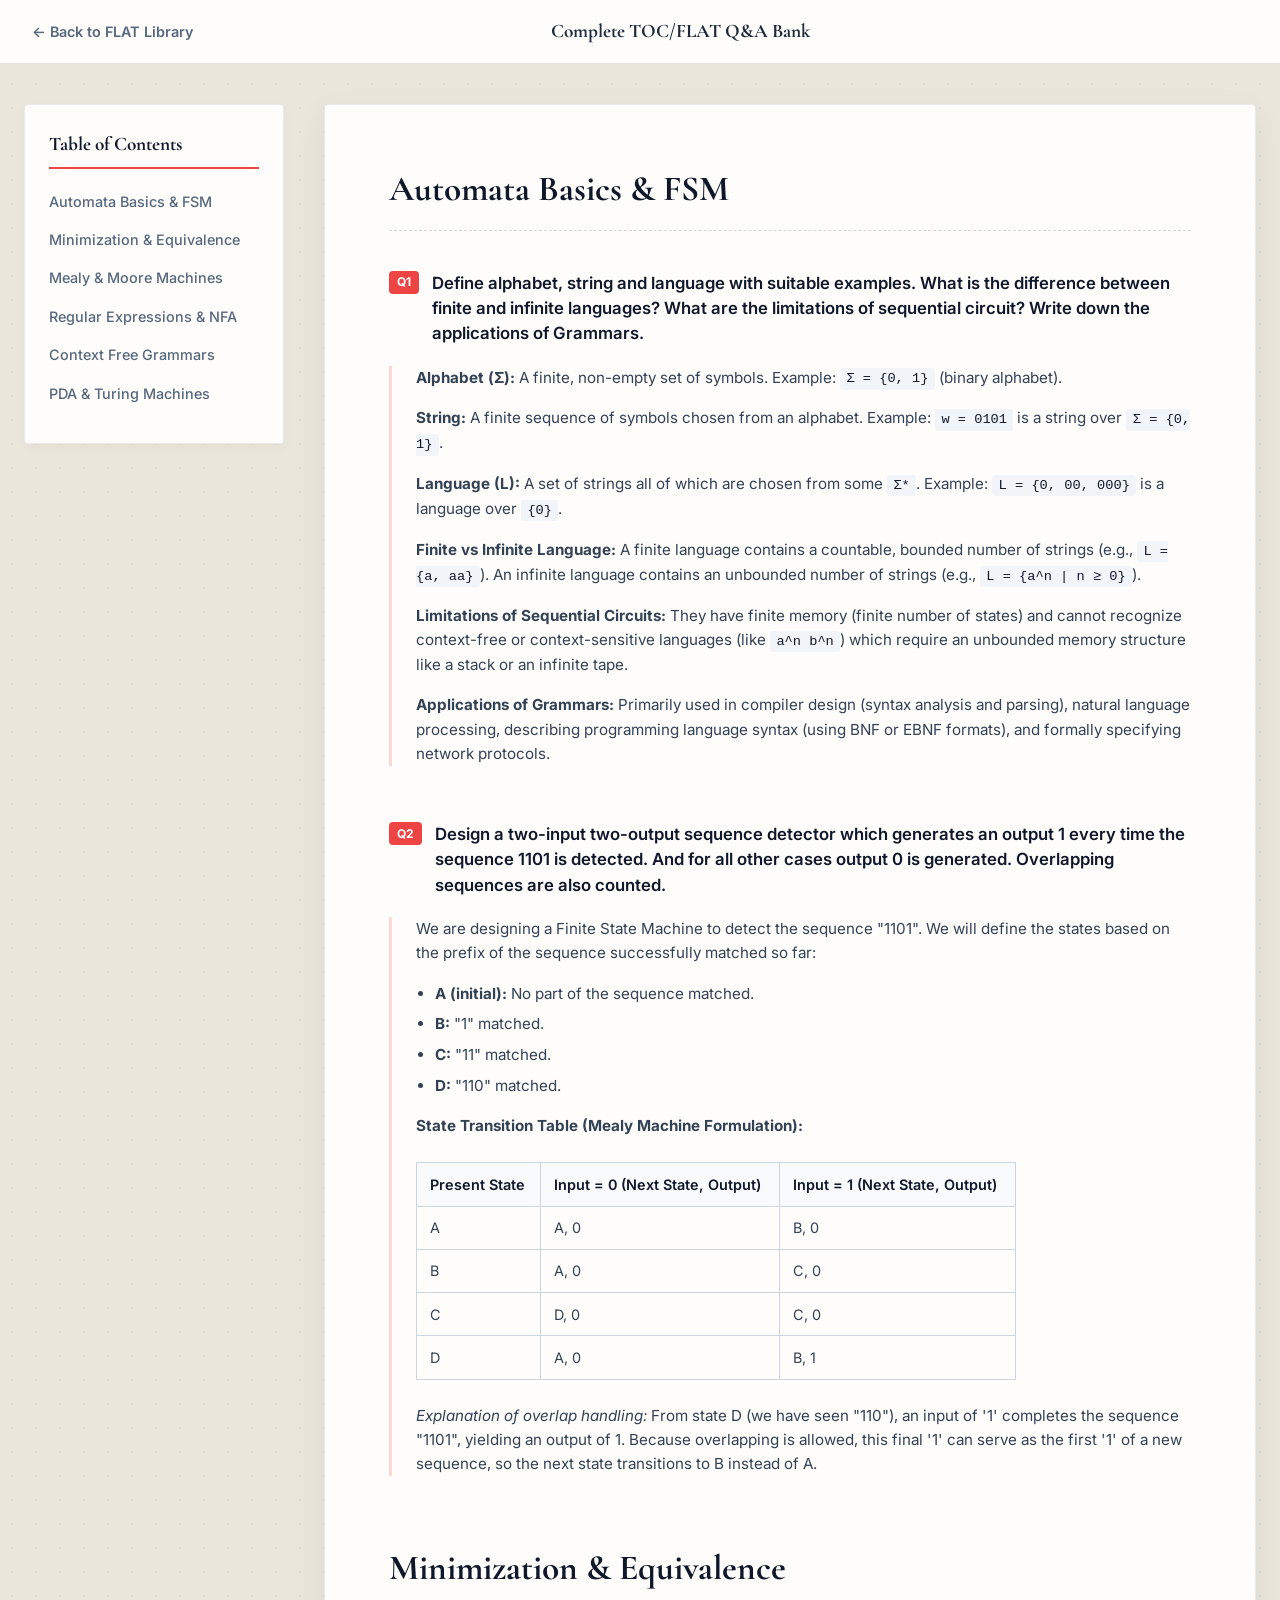
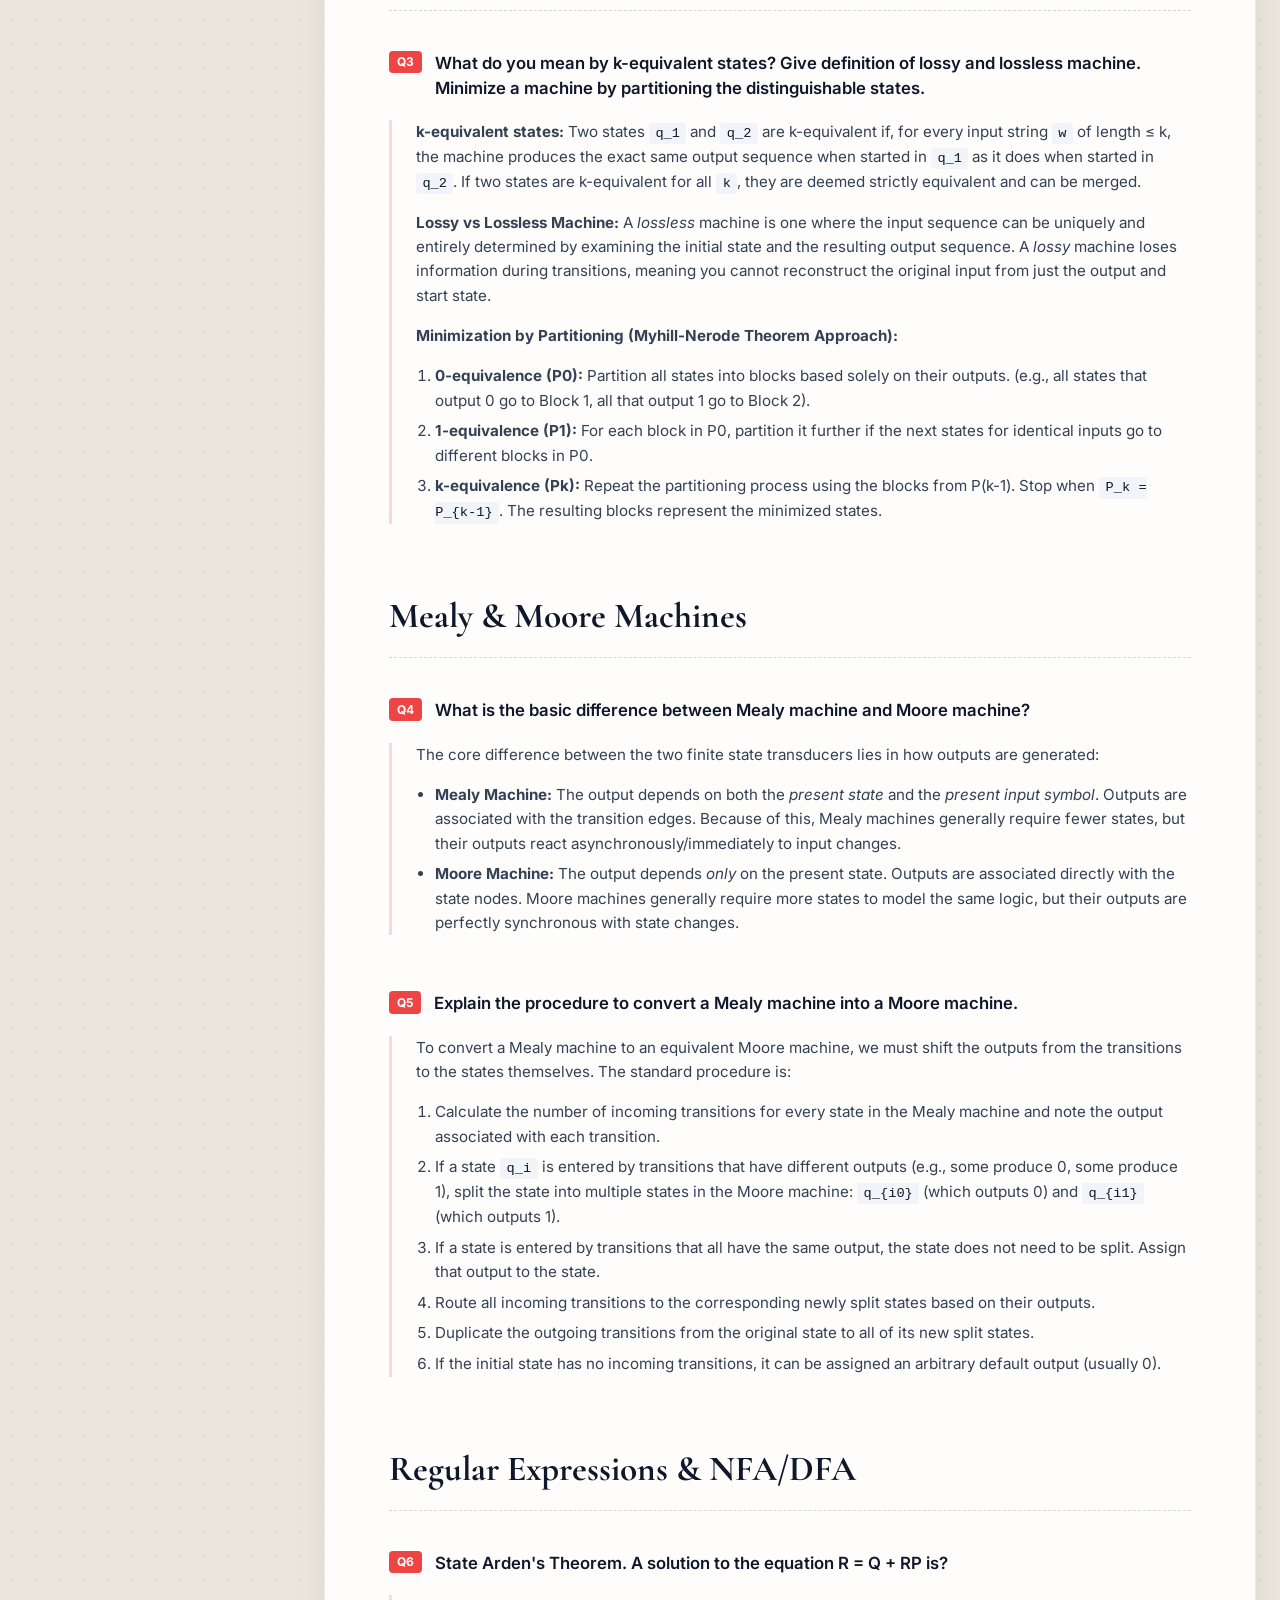
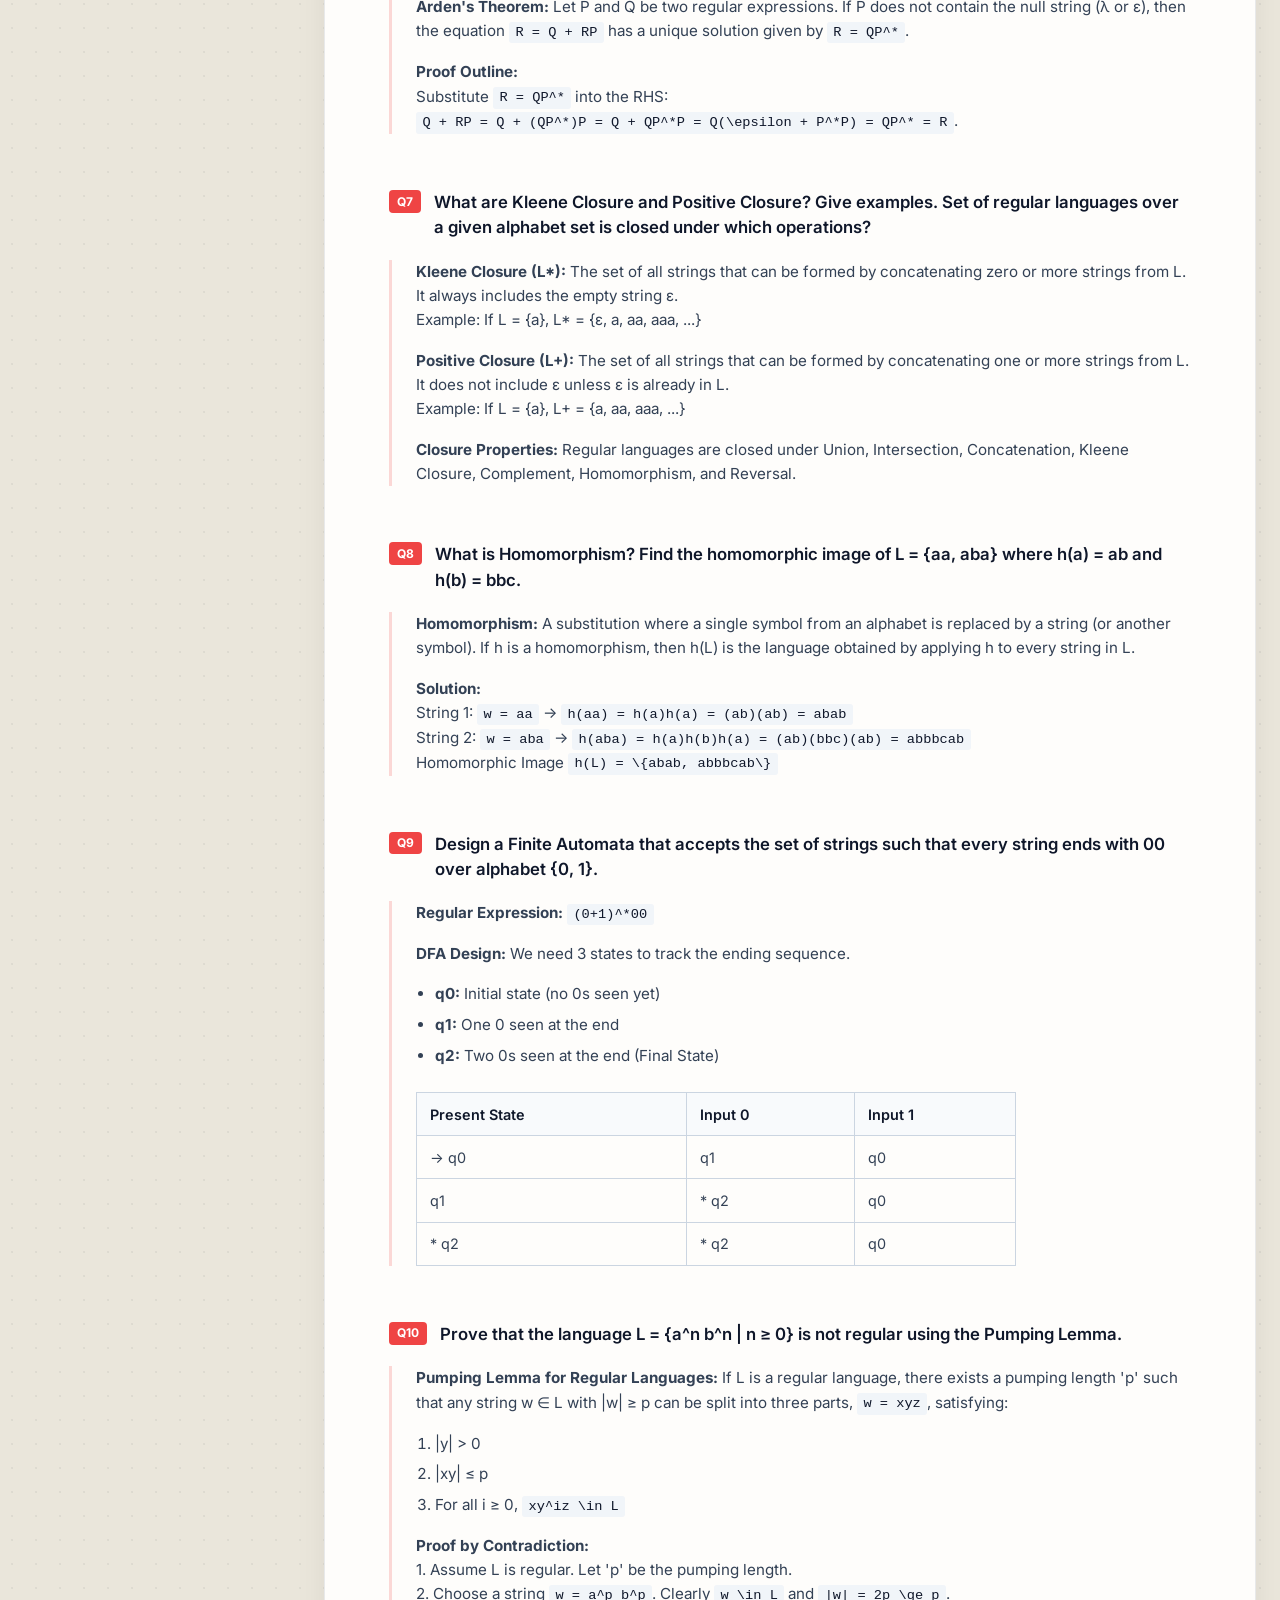
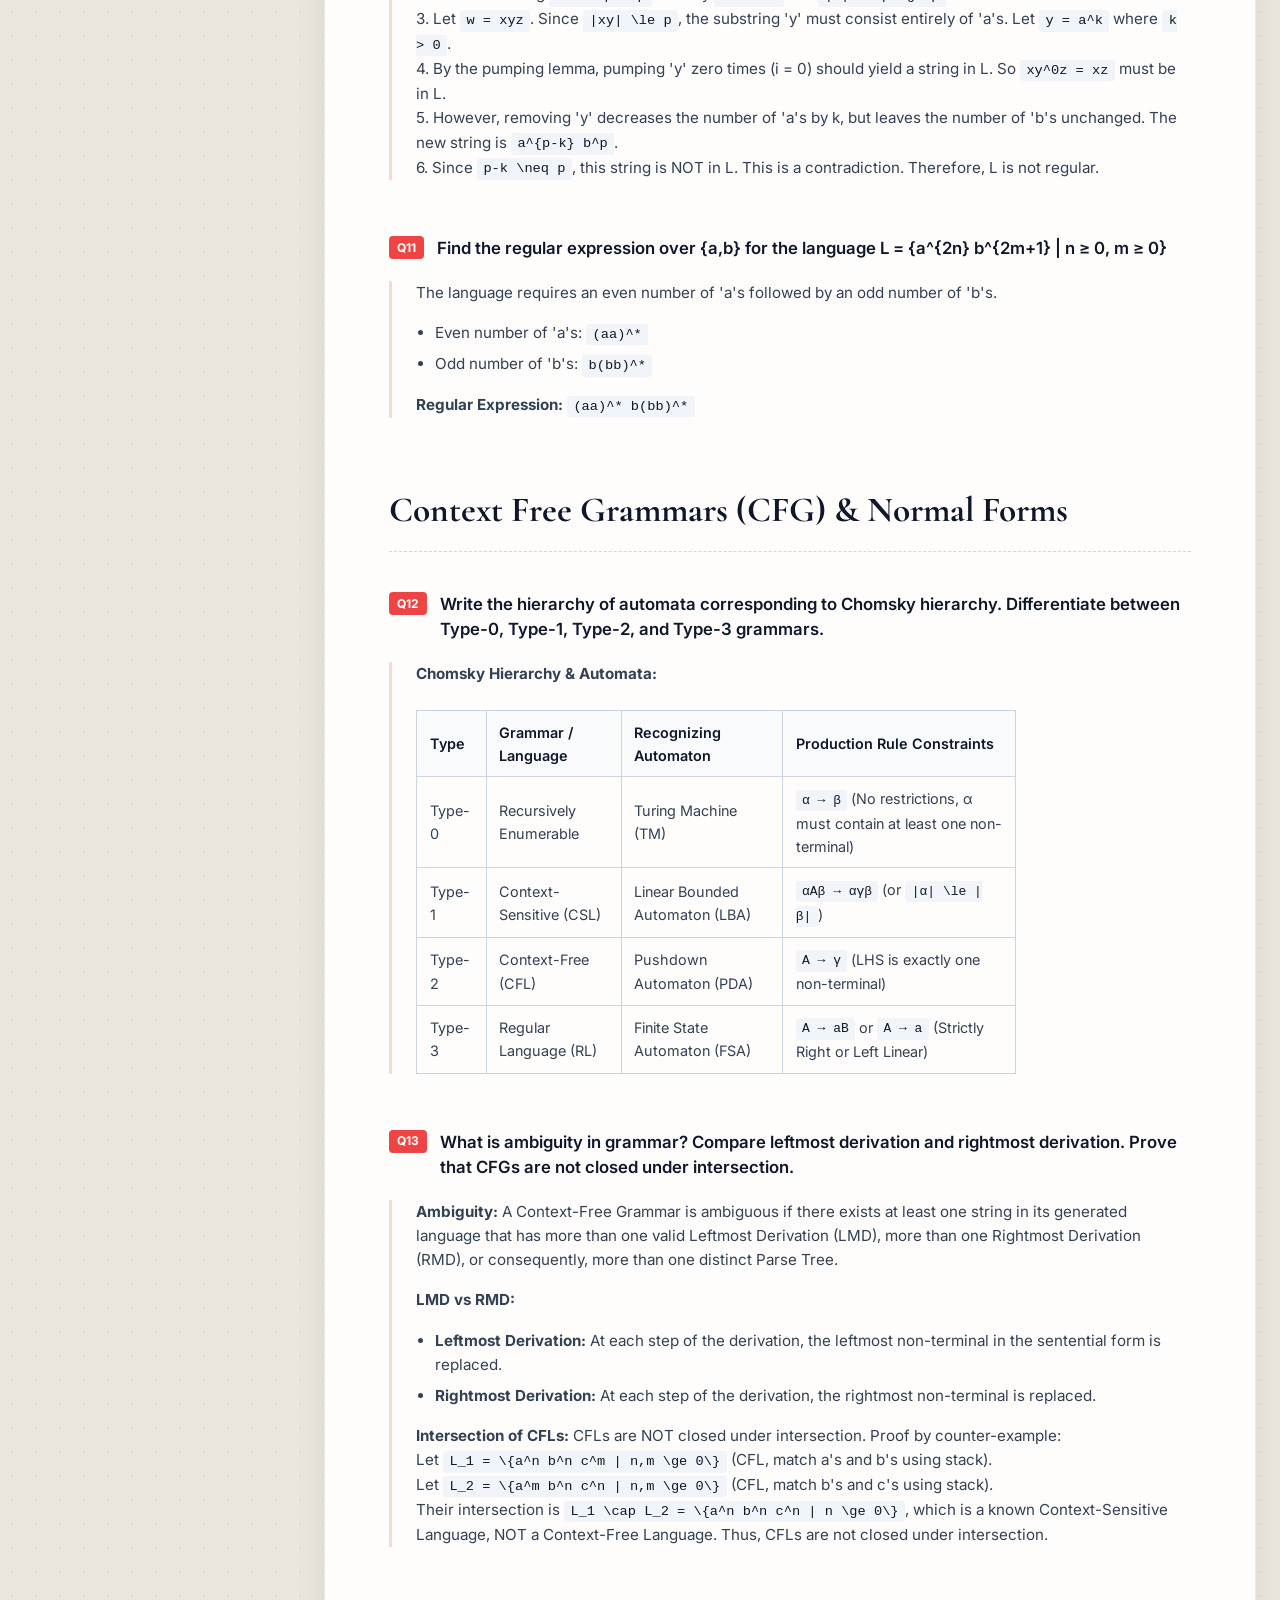
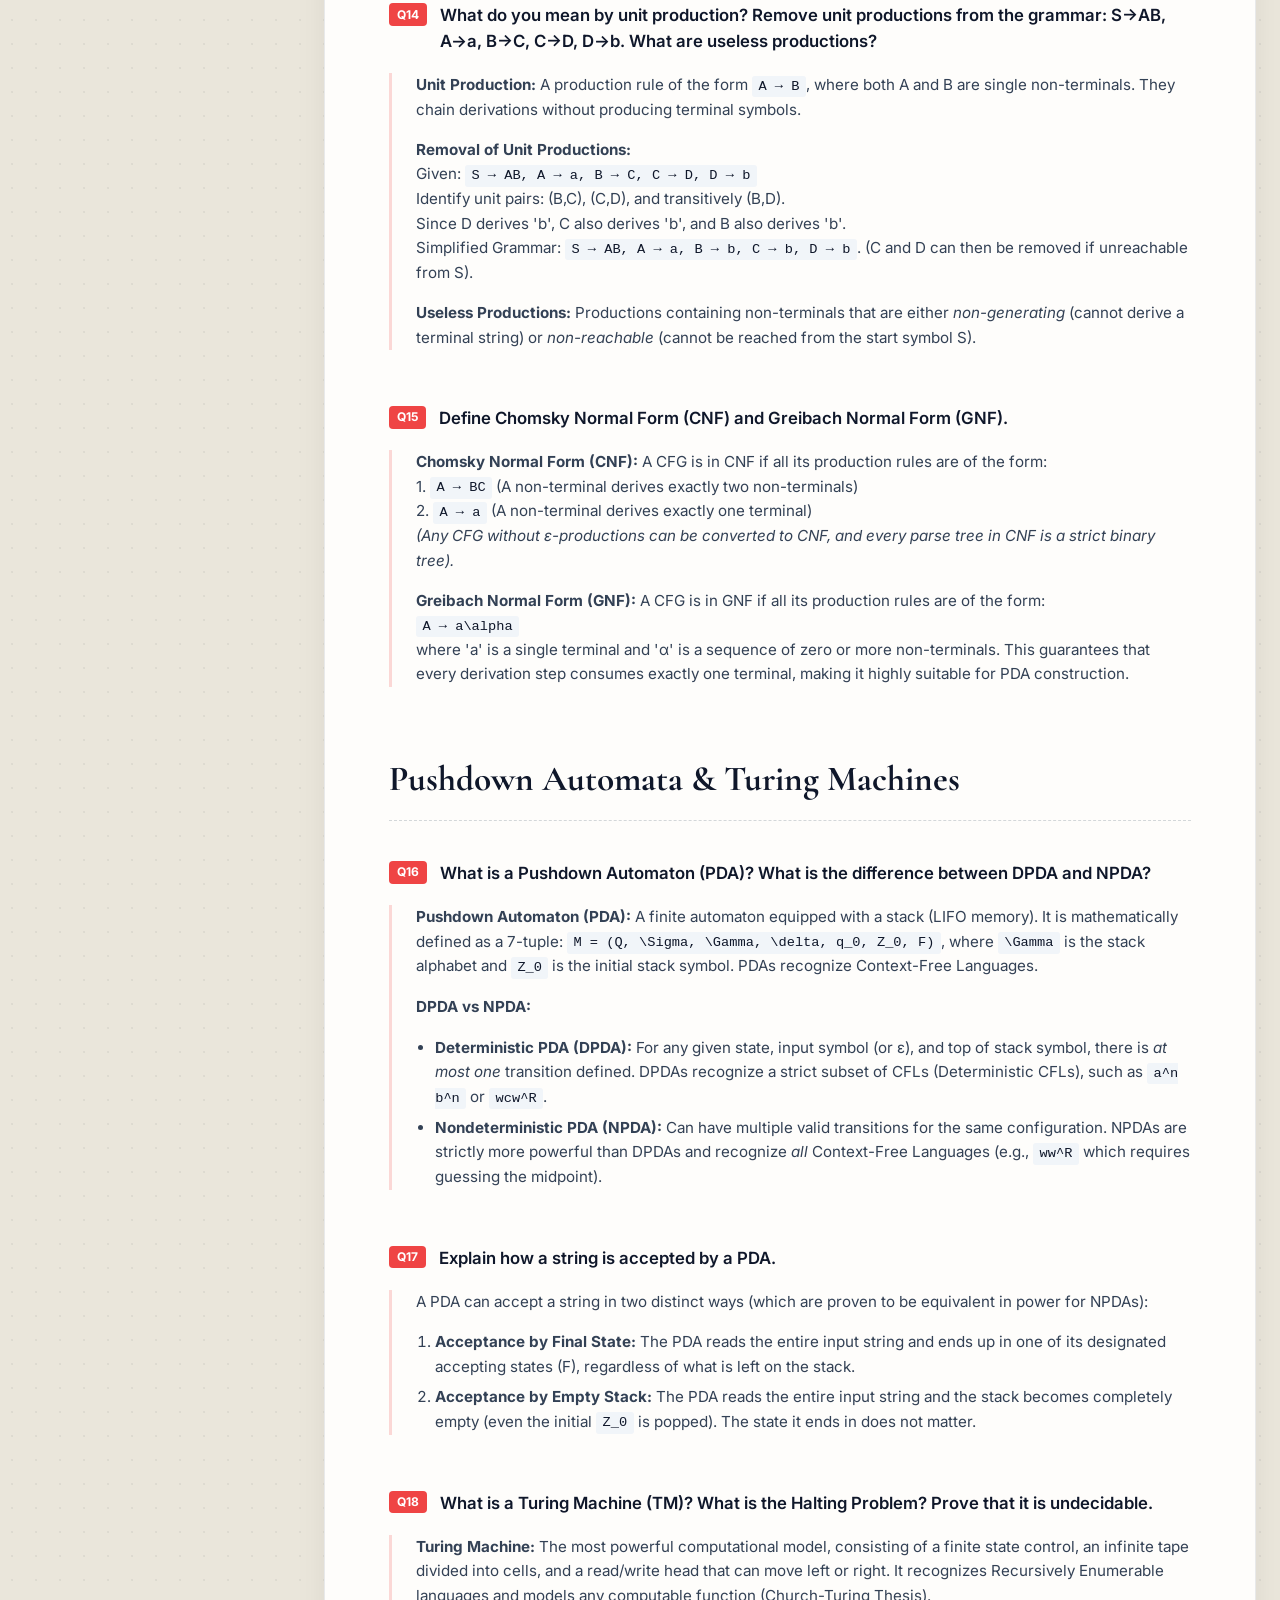
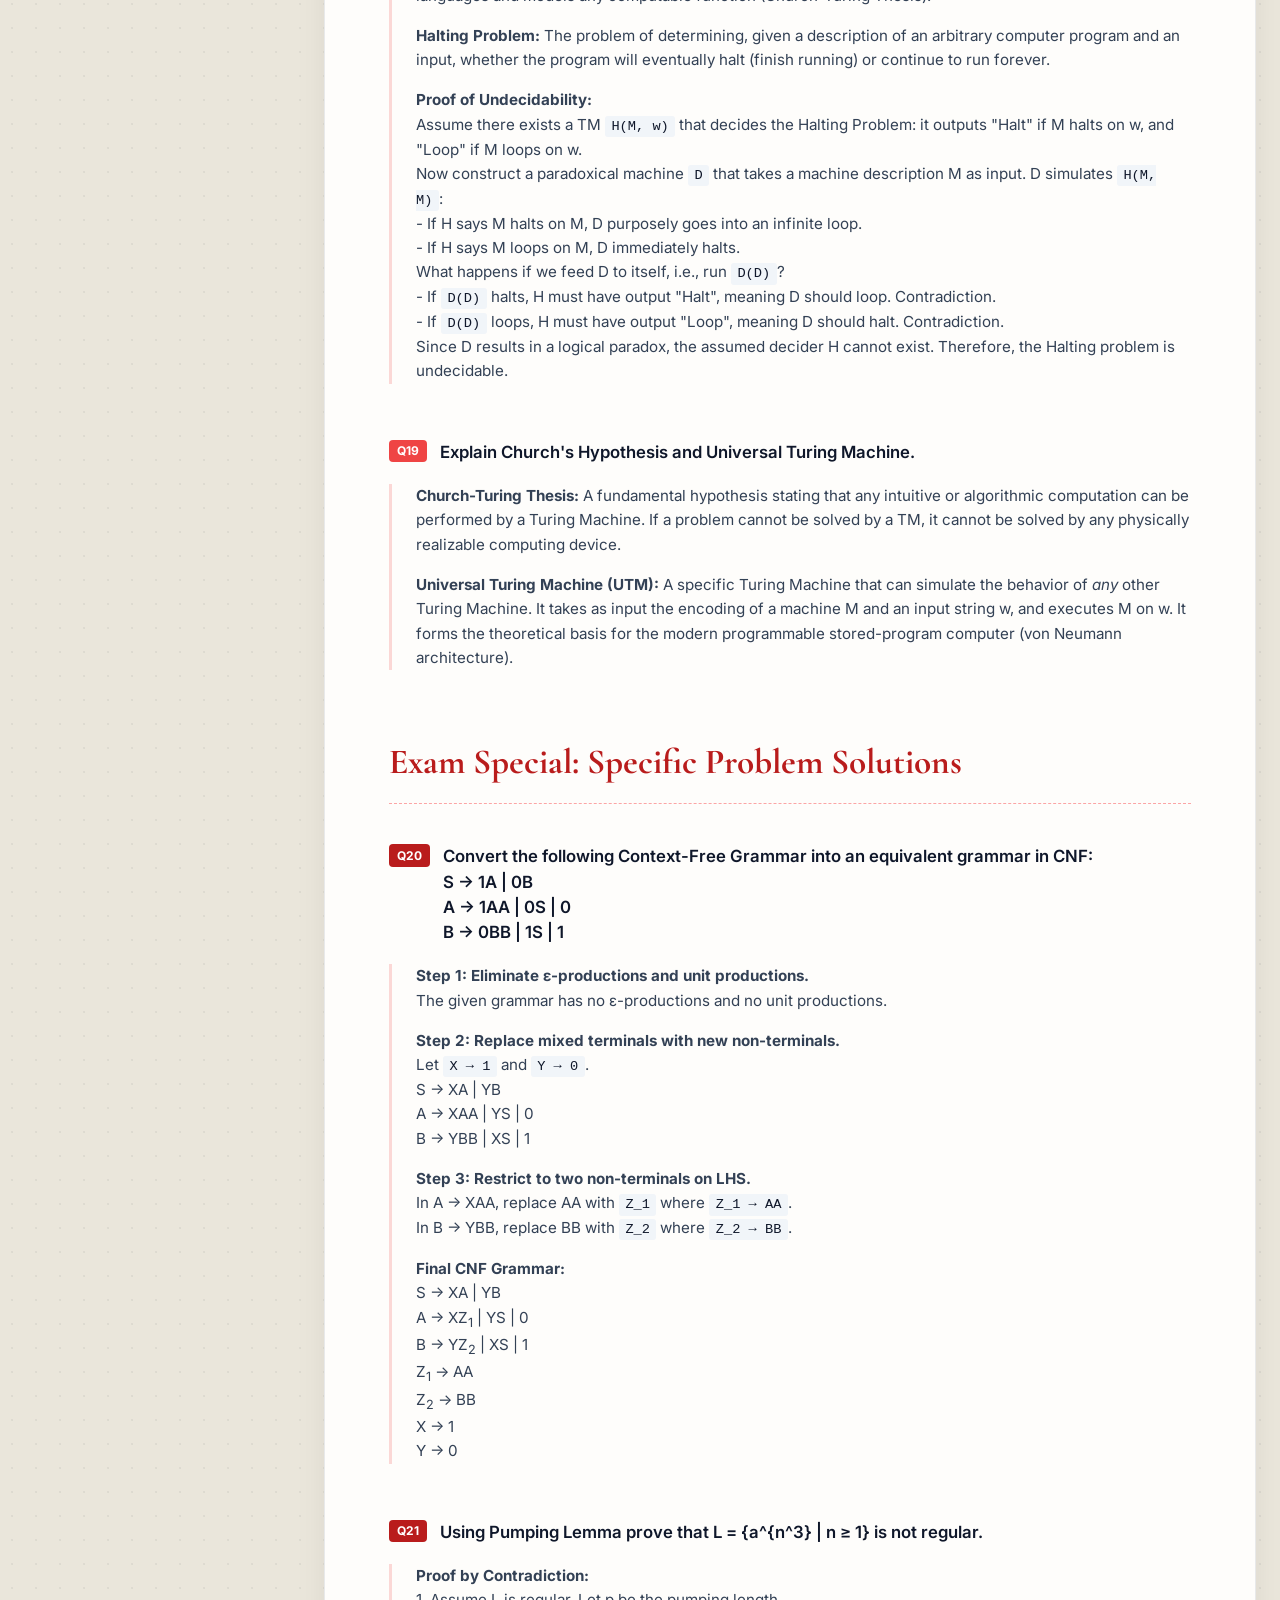
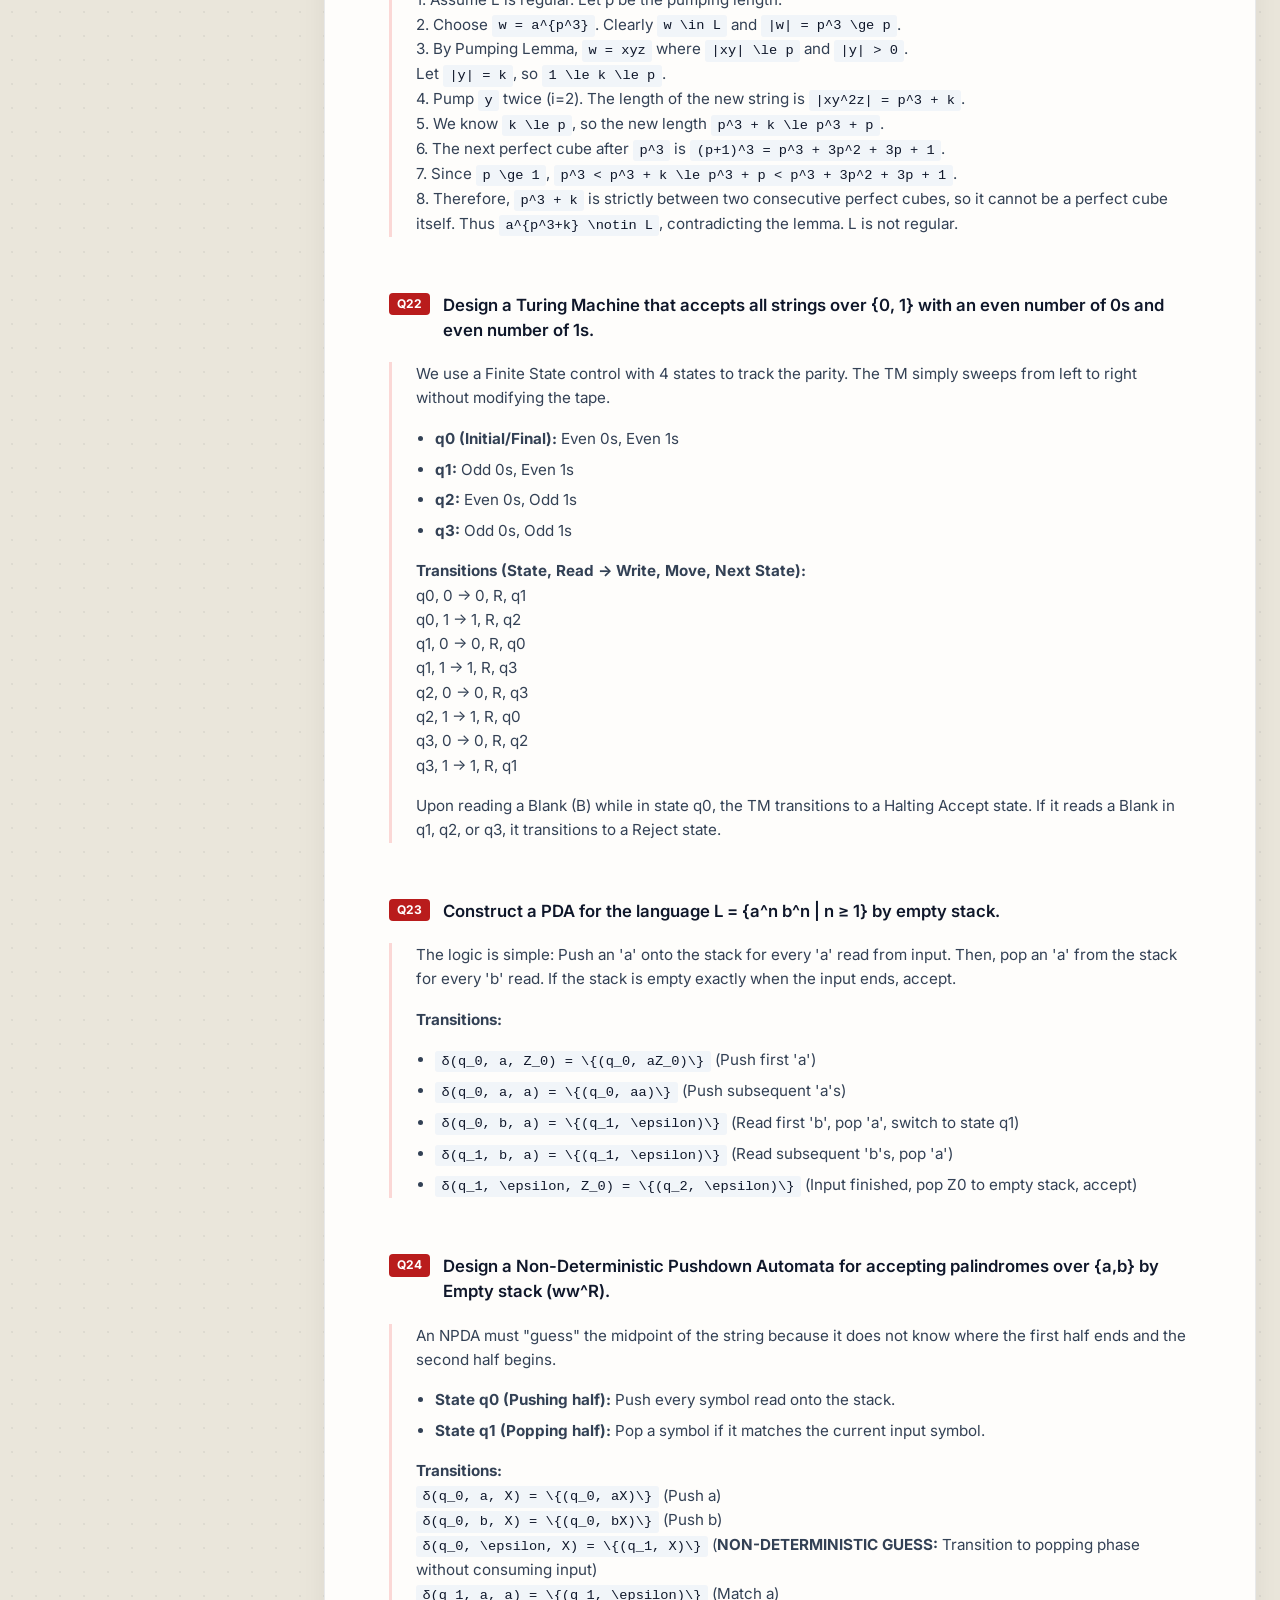
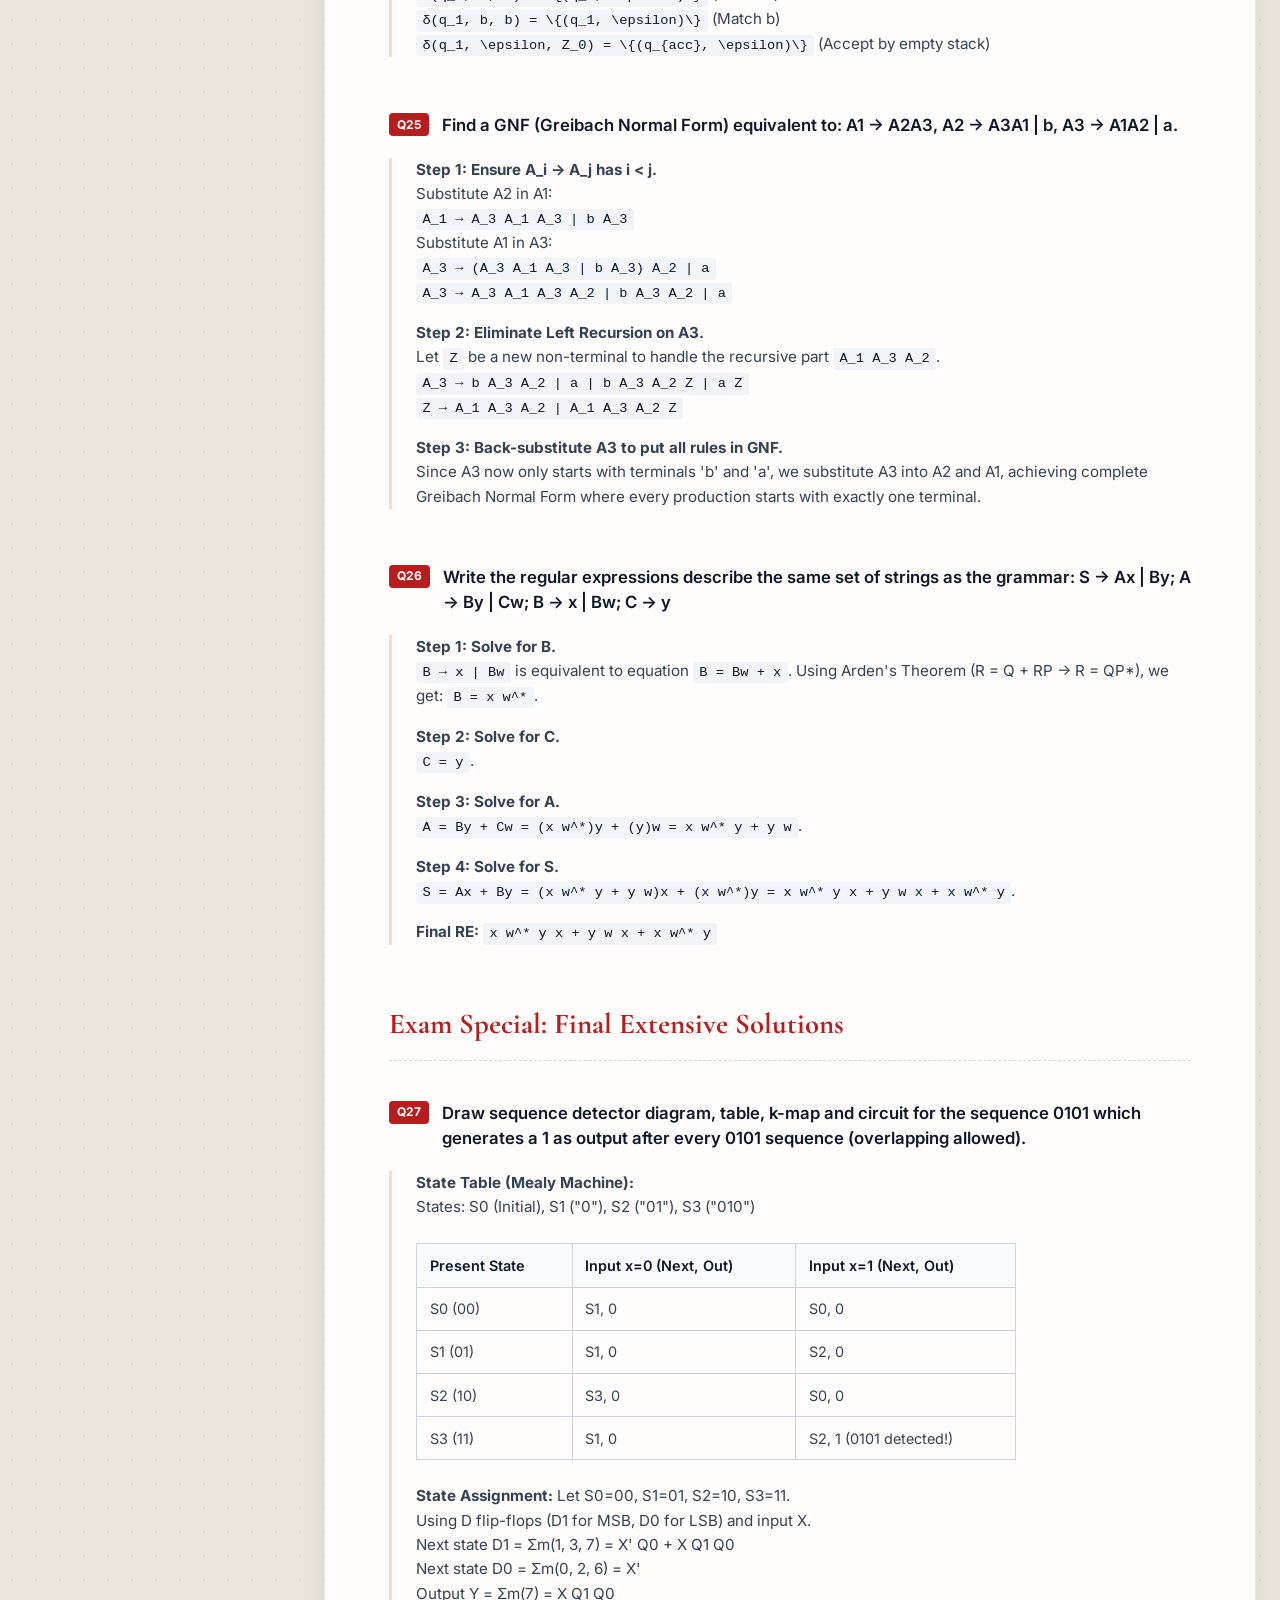
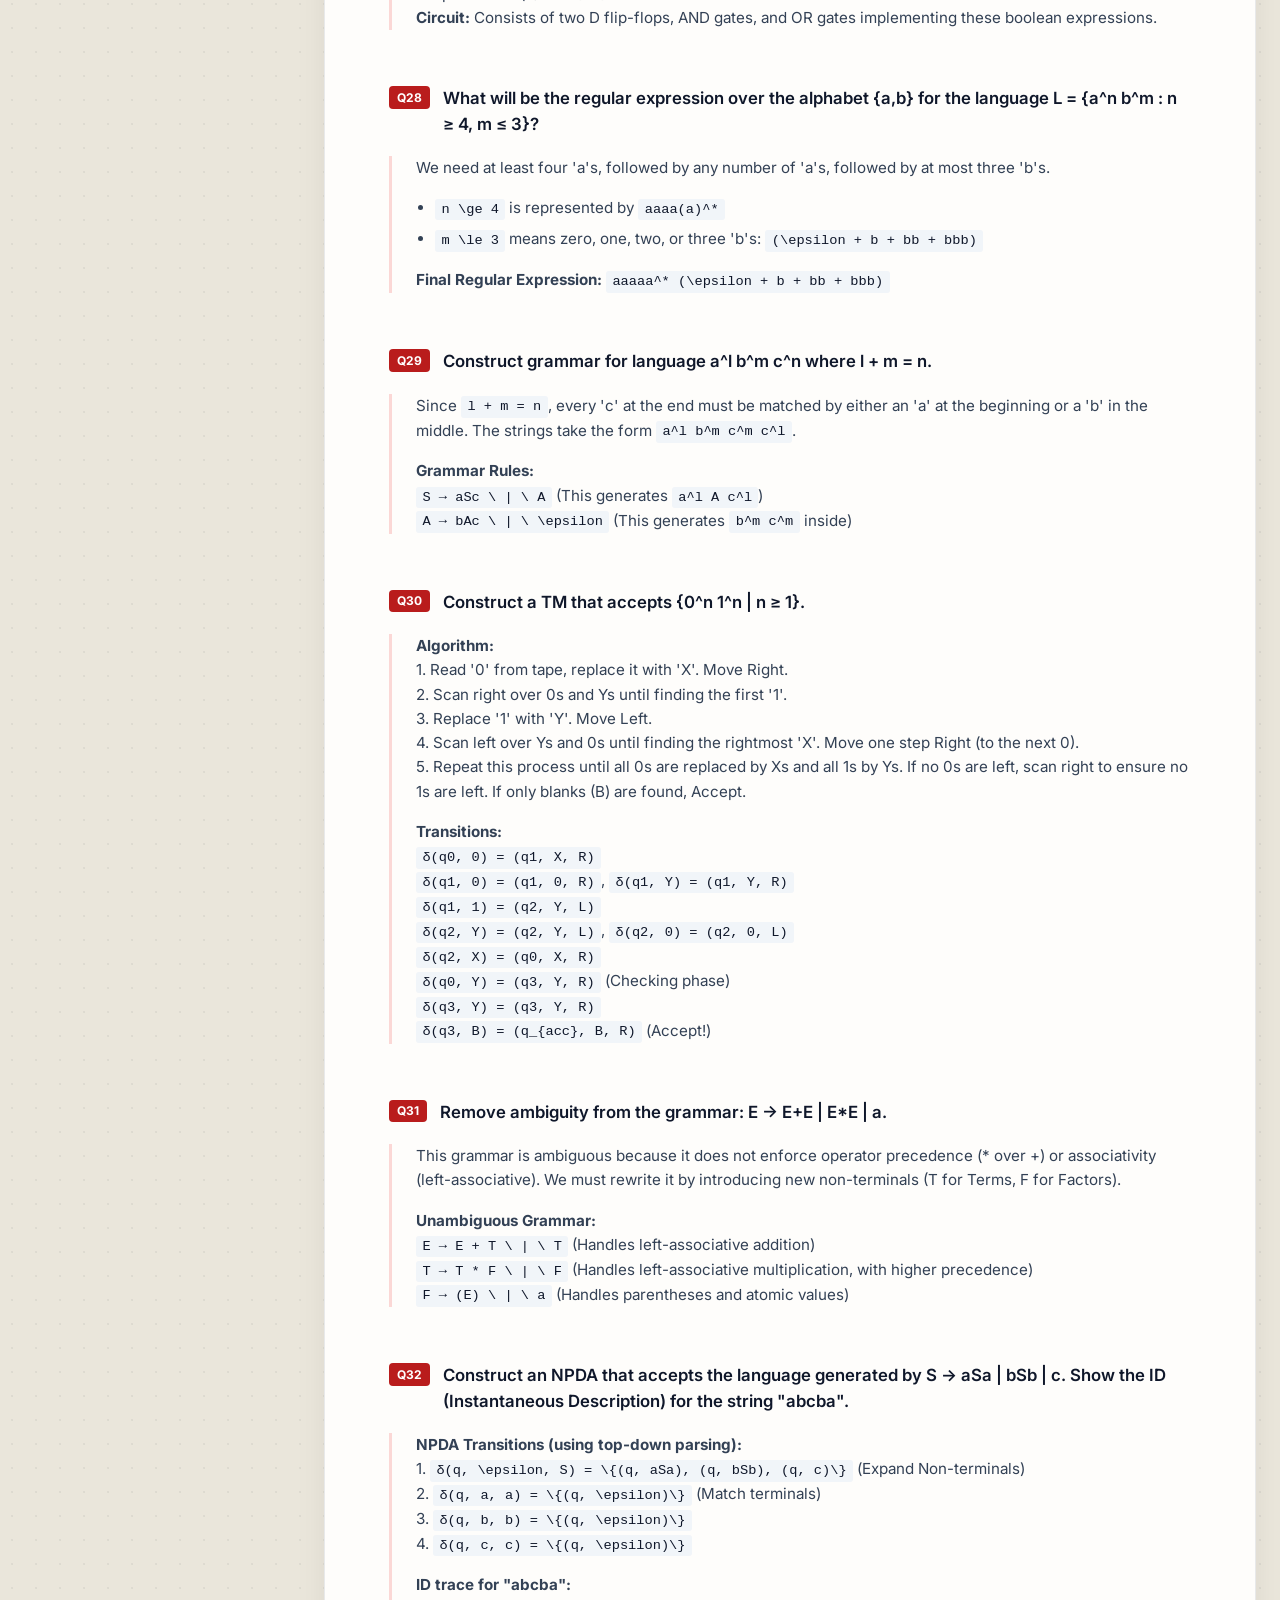
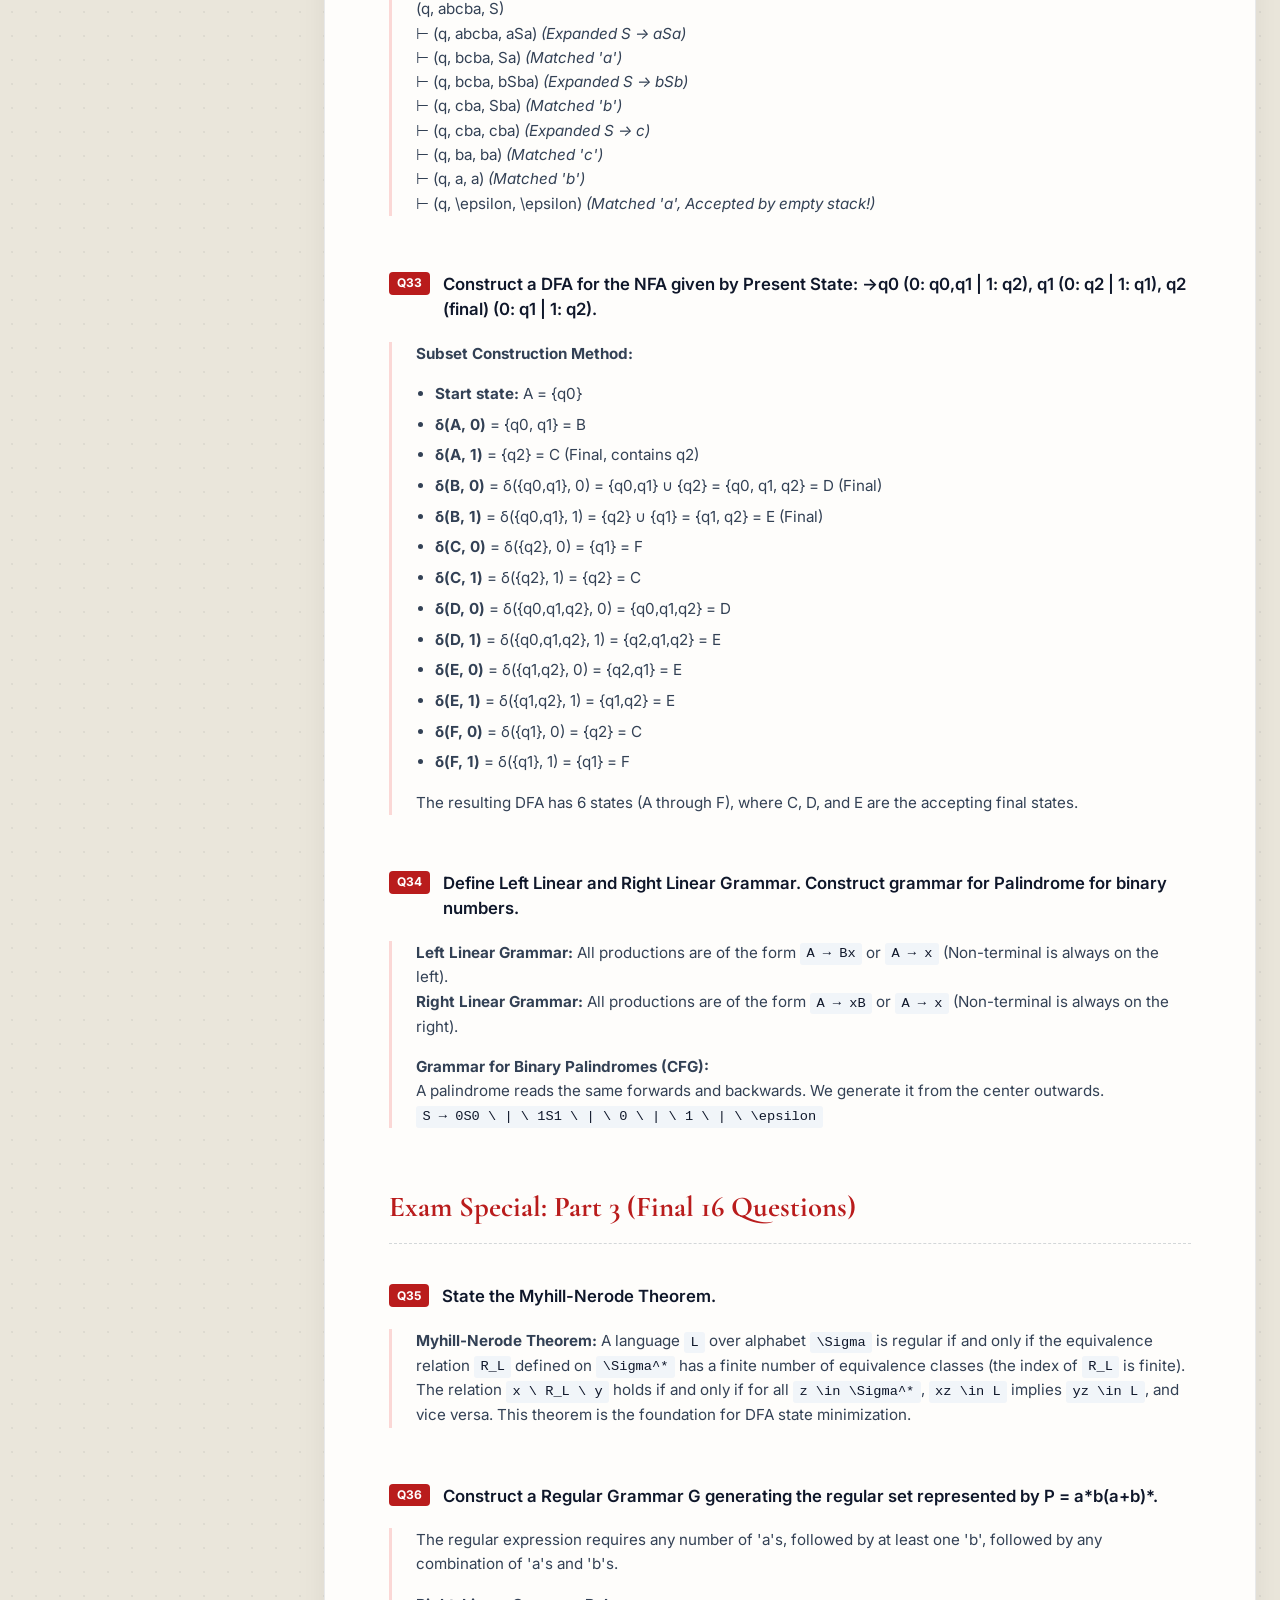
<file: flat/toc_important_qa.html>
<!DOCTYPE html>
<html lang="en">
<head>
    <meta charset="UTF-8">
    <meta name="viewport" content="width=device-width, initial-scale=1.0">
    <title>Complete TOC/FLAT Q&A Bank</title>
    <link href="https://fonts.googleapis.com/css2?family=Cormorant+Garamond:ital,wght@0,300;0,400;0,500;0,600;0,700;1,400&family=Inter:wght@300;400;500;600;700&display=swap" rel="stylesheet">
    <style>
        :root {
            --bg-desk: #eae6db;
            --bg-paper: #fefdfb;
            --text-main: #1e293b;
            --text-muted: #57687e;
            --primary: #ef4444; /* Featured Red */
        }
        body {
            font-family: 'Inter', -apple-system, sans-serif;
            background-color: var(--bg-desk);
            background-image: 
                radial-gradient(rgba(30, 41, 59, 0.03) 1px, transparent 1px), 
                radial-gradient(rgba(30, 41, 59, 0.03) 1px, var(--bg-desk) 1px);
            background-size: 24px 24px;
            color: var(--text-main);
            margin: 0; padding: 0;
            line-height: 1.6;
        }
        .top-nav {
            padding: 1rem 2rem; background: var(--bg-paper);
            border-bottom: 1px solid rgba(0,0,0,0.1);
            display: flex; justify-content: space-between; align-items: center;
            position: sticky; top: 0; z-index: 100;
        }
        .top-nav a { text-decoration: none; color: var(--text-muted); font-weight: 600; font-size: 0.9rem;}
        .nav-title { font-family: 'Cormorant Garamond', serif; font-size: 1.2rem; font-weight: 700; color: var(--text-main); }
        
        .layout {
            display: flex; max-width: 1300px; margin: 2.5rem auto; gap: 2.5rem; padding: 0 1.5rem;
            align-items: flex-start;
        }
        .sidebar {
            width: 260px; flex-shrink: 0;
            position: sticky; top: 90px;
        }
        .toc-box {
            background: var(--bg-paper); padding: 1.5rem; border-radius: 4px;
            box-shadow: 0 4px 12px rgba(0,0,0,0.03); border: 1px solid rgba(44,62,80,0.1);
        }
        .toc-box h3 { font-family: 'Cormorant Garamond', serif; font-size: 1.2rem; margin-top: 0; border-bottom: 2px solid var(--primary); padding-bottom: 0.5rem; color: #0f172a;}
        .toc-box ul { list-style: none; padding: 0; margin: 0; margin-top: 1rem;}
        .toc-box li { margin-bottom: 0.8rem; }
        .toc-box a { text-decoration: none; color: var(--text-muted); font-size: 0.9rem; font-weight: 500; transition: color 0.2s; }
        .toc-box a:hover { color: var(--primary); }
        
        .content {
            flex-grow: 1; min-width: 0;
            background: var(--bg-paper); padding: 3.5rem 4rem; border-radius: 4px;
            box-shadow: 0 8px 32px -4px rgba(0, 0, 0, 0.08); border: 1px solid rgba(44,62,80,0.1);
        }
        
        .section-title {
            font-family: 'Cormorant Garamond', serif; font-size: 2.2rem; color: #0f172a;
            border-bottom: 1px dashed rgba(44,62,80,0.2); padding-bottom: 0.8rem; margin-bottom: 2.5rem; margin-top: 4rem;
        }
        .section-title:first-child { margin-top: 0; }
        
        .qa-card {
            margin-bottom: 3.5rem;
        }
        .q-text {
            font-weight: 600; font-size: 1.05rem; color: #0f172a; margin-bottom: 1.2rem;
            display: flex; gap: 0.8rem; line-height: 1.5; align-items: flex-start;
        }
        .q-badge {
            background: var(--primary); color: white; padding: 0.15rem 0.5rem; border-radius: 4px; font-size: 0.75rem; height: fit-content; white-space: nowrap; font-weight: 700;
        }
        .a-text {
            color: #334155;
            padding-left: 1.5rem; border-left: 3px solid rgba(239, 68, 68, 0.2);
            font-size: 0.95rem;
        }
        .a-text p { margin-top: 0; margin-bottom: 1rem; }
        .a-text ul, .a-text ol { margin-top: 0; margin-bottom: 1rem; padding-left: 1.2rem; }
        .a-text li { margin-bottom: 0.4rem; }
        
        table { border-collapse: collapse; width: 100%; max-width: 600px; margin: 1.5rem 0; font-size: 0.9rem; }
        th, td { border: 1px solid #cbd5e1; padding: 0.6rem 0.8rem; text-align: left; }
        th { background: #f8fafc; font-weight: 600; color: #0f172a; }
        .math { font-family: monospace; background: #f1f5f9; padding: 0.2rem 0.4rem; border-radius: 3px; font-size: 0.9em; color: #0f172a;}
        
        @media (max-width: 900px) {
            .layout { flex-direction: column; }
            .sidebar { width: 100%; position: static; }
            .content { padding: 2rem 1.5rem; }
        }
    </style>
</head>
<body>
    <nav class="top-nav">
        <a href="flat_index.html">← Back to FLAT Library</a>
        <span class="nav-title">Complete TOC/FLAT Q&A Bank</span>
        <span style="width: 80px;"></span>
    </nav>
    <div class="layout">
        <aside class="sidebar">
            <div class="toc-box">
                <h3>Table of Contents</h3>
                <ul>
                    <li><a href="#basics">Automata Basics & FSM</a></li>
                    <li><a href="#minimization">Minimization & Equivalence</a></li>
                    <li><a href="#mealy-moore">Mealy & Moore Machines</a></li>
                    <li><a href="#regex">Regular Expressions & NFA</a></li>
                    <li><a href="#cfg">Context Free Grammars</a></li>
                    <li><a href="#pda-tm">PDA & Turing Machines</a></li>
                </ul>
            </div>
        </aside>
        
        <main class="content">
            <h1 class="section-title" id="basics">Automata Basics & FSM</h1>
            
            <div class="qa-card">
                <div class="q-text">
                    <span class="q-badge">Q1</span>
                    <span>Define alphabet, string and language with suitable examples. What is the difference between finite and infinite languages? What are the limitations of sequential circuit? Write down the applications of Grammars.</span>
                </div>
                <div class="a-text">
                    <p><b>Alphabet (&Sigma;):</b> A finite, non-empty set of symbols. Example: <span class="math">&Sigma; = {0, 1}</span> (binary alphabet).</p>
                    <p><b>String:</b> A finite sequence of symbols chosen from an alphabet. Example: <span class="math">w = 0101</span> is a string over <span class="math">&Sigma; = {0, 1}</span>.</p>
                    <p><b>Language (L):</b> A set of strings all of which are chosen from some <span class="math">&Sigma;*</span>. Example: <span class="math">L = {0, 00, 000}</span> is a language over <span class="math">{0}</span>.</p>
                    <p><b>Finite vs Infinite Language:</b> A finite language contains a countable, bounded number of strings (e.g., <span class="math">L = {a, aa}</span>). An infinite language contains an unbounded number of strings (e.g., <span class="math">L = {a^n | n &ge; 0}</span>).</p>
                    <p><b>Limitations of Sequential Circuits:</b> They have finite memory (finite number of states) and cannot recognize context-free or context-sensitive languages (like <span class="math">a^n b^n</span>) which require an unbounded memory structure like a stack or an infinite tape.</p>
                    <p><b>Applications of Grammars:</b> Primarily used in compiler design (syntax analysis and parsing), natural language processing, describing programming language syntax (using BNF or EBNF formats), and formally specifying network protocols.</p>
                </div>
            </div>

            <div class="qa-card">
                <div class="q-text">
                    <span class="q-badge">Q2</span>
                    <span>Design a two-input two-output sequence detector which generates an output 1 every time the sequence 1101 is detected. And for all other cases output 0 is generated. Overlapping sequences are also counted.</span>
                </div>
                <div class="a-text">
                    <p>We are designing a Finite State Machine to detect the sequence "1101". We will define the states based on the prefix of the sequence successfully matched so far:</p>
                    <ul>
                        <li><b>A (initial):</b> No part of the sequence matched.</li>
                        <li><b>B:</b> "1" matched.</li>
                        <li><b>C:</b> "11" matched.</li>
                        <li><b>D:</b> "110" matched.</li>
                    </ul>
                    <p><b>State Transition Table (Mealy Machine Formulation):</b></p>
                    <table>
                        <tr>
                            <th>Present State</th>
                            <th>Input = 0 (Next State, Output)</th>
                            <th>Input = 1 (Next State, Output)</th>
                        </tr>
                        <tr><td>A</td><td>A, 0</td><td>B, 0</td></tr>
                        <tr><td>B</td><td>A, 0</td><td>C, 0</td></tr>
                        <tr><td>C</td><td>D, 0</td><td>C, 0</td></tr>
                        <tr><td>D</td><td>A, 0</td><td>B, 1</td></tr>
                    </table>
                    <p><i>Explanation of overlap handling:</i> From state D (we have seen "110"), an input of '1' completes the sequence "1101", yielding an output of 1. Because overlapping is allowed, this final '1' can serve as the first '1' of a new sequence, so the next state transitions to B instead of A.</p>
                </div>
            </div>

            <h1 class="section-title" id="minimization">Minimization & Equivalence</h1>

            <div class="qa-card">
                <div class="q-text">
                    <span class="q-badge">Q3</span>
                    <span>What do you mean by k-equivalent states? Give definition of lossy and lossless machine. Minimize a machine by partitioning the distinguishable states.</span>
                </div>
                <div class="a-text">
                    <p><b>k-equivalent states:</b> Two states <span class="math">q_1</span> and <span class="math">q_2</span> are k-equivalent if, for every input string <span class="math">w</span> of length &le; k, the machine produces the exact same output sequence when started in <span class="math">q_1</span> as it does when started in <span class="math">q_2</span>. If two states are k-equivalent for all <span class="math">k</span>, they are deemed strictly equivalent and can be merged.</p>
                    <p><b>Lossy vs Lossless Machine:</b> A <i>lossless</i> machine is one where the input sequence can be uniquely and entirely determined by examining the initial state and the resulting output sequence. A <i>lossy</i> machine loses information during transitions, meaning you cannot reconstruct the original input from just the output and start state.</p>
                    <p><b>Minimization by Partitioning (Myhill-Nerode Theorem Approach):</b></p>
                    <ol>
                        <li><b>0-equivalence (P0):</b> Partition all states into blocks based solely on their outputs. (e.g., all states that output 0 go to Block 1, all that output 1 go to Block 2).</li>
                        <li><b>1-equivalence (P1):</b> For each block in P0, partition it further if the next states for identical inputs go to different blocks in P0.</li>
                        <li><b>k-equivalence (Pk):</b> Repeat the partitioning process using the blocks from P(k-1). Stop when <span class="math">P_k = P_{k-1}</span>. The resulting blocks represent the minimized states.</li>
                    </ol>
                </div>
            </div>

            <h1 class="section-title" id="mealy-moore">Mealy & Moore Machines</h1>

            <div class="qa-card">
                <div class="q-text">
                    <span class="q-badge">Q4</span>
                    <span>What is the basic difference between Mealy machine and Moore machine?</span>
                </div>
                <div class="a-text">
                    <p>The core difference between the two finite state transducers lies in how outputs are generated:</p>
                    <ul>
                        <li><b>Mealy Machine:</b> The output depends on both the <i>present state</i> and the <i>present input symbol</i>. Outputs are associated with the transition edges. Because of this, Mealy machines generally require fewer states, but their outputs react asynchronously/immediately to input changes.</li>
                        <li><b>Moore Machine:</b> The output depends <i>only</i> on the present state. Outputs are associated directly with the state nodes. Moore machines generally require more states to model the same logic, but their outputs are perfectly synchronous with state changes.</li>
                    </ul>
                </div>
            </div>

            <div class="qa-card">
                <div class="q-text">
                    <span class="q-badge">Q5</span>
                    <span>Explain the procedure to convert a Mealy machine into a Moore machine.</span>
                </div>
                <div class="a-text">
                    <p>To convert a Mealy machine to an equivalent Moore machine, we must shift the outputs from the transitions to the states themselves. The standard procedure is:</p>
                    <ol>
                        <li>Calculate the number of incoming transitions for every state in the Mealy machine and note the output associated with each transition.</li>
                        <li>If a state <span class="math">q_i</span> is entered by transitions that have different outputs (e.g., some produce 0, some produce 1), split the state into multiple states in the Moore machine: <span class="math">q_{i0}</span> (which outputs 0) and <span class="math">q_{i1}</span> (which outputs 1).</li>
                        <li>If a state is entered by transitions that all have the same output, the state does not need to be split. Assign that output to the state.</li>
                        <li>Route all incoming transitions to the corresponding newly split states based on their outputs.</li>
                        <li>Duplicate the outgoing transitions from the original state to all of its new split states.</li>
                        <li>If the initial state has no incoming transitions, it can be assigned an arbitrary default output (usually 0).</li>
                    </ol>
                </div>
            </div>
            
            <!-- BATCH 2: Regular Expressions & NFA/DFA -->
            <h1 class="section-title" id="regex">Regular Expressions & NFA/DFA</h1>
            
            <div class="qa-card">
                <div class="q-text">
                    <span class="q-badge">Q6</span>
                    <span>State Arden's Theorem. A solution to the equation R = Q + RP is?</span>
                </div>
                <div class="a-text">
                    <p><b>Arden's Theorem:</b> Let P and Q be two regular expressions. If P does not contain the null string (&lambda; or &epsilon;), then the equation <span class="math">R = Q + RP</span> has a unique solution given by <span class="math">R = QP^*</span>.</p>
                    <p><b>Proof Outline:</b><br>
                    Substitute <span class="math">R = QP^*</span> into the RHS:<br>
                    <span class="math">Q + RP = Q + (QP^*)P = Q + QP^*P = Q(\epsilon + P^*P) = QP^* = R</span>.
                    </p>
                </div>
            </div>

            <div class="qa-card">
                <div class="q-text">
                    <span class="q-badge">Q7</span>
                    <span>What are Kleene Closure and Positive Closure? Give examples. Set of regular languages over a given alphabet set is closed under which operations?</span>
                </div>
                <div class="a-text">
                    <p><b>Kleene Closure (L*):</b> The set of all strings that can be formed by concatenating zero or more strings from L. It always includes the empty string &epsilon;.<br>
                    Example: If L = {a}, L* = {&epsilon;, a, aa, aaa, ...}</p>
                    <p><b>Positive Closure (L+):</b> The set of all strings that can be formed by concatenating one or more strings from L. It does not include &epsilon; unless &epsilon; is already in L.<br>
                    Example: If L = {a}, L+ = {a, aa, aaa, ...}</p>
                    <p><b>Closure Properties:</b> Regular languages are closed under Union, Intersection, Concatenation, Kleene Closure, Complement, Homomorphism, and Reversal.</p>
                </div>
            </div>

            <div class="qa-card">
                <div class="q-text">
                    <span class="q-badge">Q8</span>
                    <span>What is Homomorphism? Find the homomorphic image of L = {aa, aba} where h(a) = ab and h(b) = bbc.</span>
                </div>
                <div class="a-text">
                    <p><b>Homomorphism:</b> A substitution where a single symbol from an alphabet is replaced by a string (or another symbol). If h is a homomorphism, then h(L) is the language obtained by applying h to every string in L.</p>
                    <p><b>Solution:</b><br>
                    String 1: <span class="math">w = aa</span> &rarr; <span class="math">h(aa) = h(a)h(a) = (ab)(ab) = abab</span><br>
                    String 2: <span class="math">w = aba</span> &rarr; <span class="math">h(aba) = h(a)h(b)h(a) = (ab)(bbc)(ab) = abbbcab</span><br>
                    Homomorphic Image <span class="math">h(L) = \{abab, abbbcab\}</span>
                    </p>
                </div>
            </div>

            <div class="qa-card">
                <div class="q-text">
                    <span class="q-badge">Q9</span>
                    <span>Design a Finite Automata that accepts the set of strings such that every string ends with 00 over alphabet {0, 1}.</span>
                </div>
                <div class="a-text">
                    <p><b>Regular Expression:</b> <span class="math">(0+1)^*00</span></p>
                    <p><b>DFA Design:</b> We need 3 states to track the ending sequence.</p>
                    <ul>
                        <li><b>q0:</b> Initial state (no 0s seen yet)</li>
                        <li><b>q1:</b> One 0 seen at the end</li>
                        <li><b>q2:</b> Two 0s seen at the end (Final State)</li>
                    </ul>
                    <table>
                        <tr><th>Present State</th><th>Input 0</th><th>Input 1</th></tr>
                        <tr><td>&rarr; q0</td><td>q1</td><td>q0</td></tr>
                        <tr><td>q1</td><td>* q2</td><td>q0</td></tr>
                        <tr><td>* q2</td><td>* q2</td><td>q0</td></tr>
                    </table>
                </div>
            </div>

            <div class="qa-card">
                <div class="q-text">
                    <span class="q-badge">Q10</span>
                    <span>Prove that the language L = {a^n b^n | n &ge; 0} is not regular using the Pumping Lemma.</span>
                </div>
                <div class="a-text">
                    <p><b>Pumping Lemma for Regular Languages:</b> If L is a regular language, there exists a pumping length 'p' such that any string w &isin; L with |w| &ge; p can be split into three parts, <span class="math">w = xyz</span>, satisfying:</p>
                    <ol>
                        <li>|y| > 0</li>
                        <li>|xy| &le; p</li>
                        <li>For all i &ge; 0, <span class="math">xy^iz \in L</span></li>
                    </ol>
                    <p><b>Proof by Contradiction:</b><br>
                    1. Assume L is regular. Let 'p' be the pumping length.<br>
                    2. Choose a string <span class="math">w = a^p b^p</span>. Clearly <span class="math">w \in L</span> and <span class="math">|w| = 2p \ge p</span>.<br>
                    3. Let <span class="math">w = xyz</span>. Since <span class="math">|xy| \le p</span>, the substring 'y' must consist entirely of 'a's. Let <span class="math">y = a^k</span> where <span class="math">k > 0</span>.<br>
                    4. By the pumping lemma, pumping 'y' zero times (i = 0) should yield a string in L. So <span class="math">xy^0z = xz</span> must be in L.<br>
                    5. However, removing 'y' decreases the number of 'a's by k, but leaves the number of 'b's unchanged. The new string is <span class="math">a^{p-k} b^p</span>.<br>
                    6. Since <span class="math">p-k \neq p</span>, this string is NOT in L. This is a contradiction. Therefore, L is not regular.
                    </p>
                </div>
            </div>

            <div class="qa-card">
                <div class="q-text">
                    <span class="q-badge">Q11</span>
                    <span>Find the regular expression over {a,b} for the language L = {a^{2n} b^{2m+1} | n &ge; 0, m &ge; 0}</span>
                </div>
                <div class="a-text">
                    <p>The language requires an even number of 'a's followed by an odd number of 'b's.</p>
                    <ul>
                        <li>Even number of 'a's: <span class="math">(aa)^*</span></li>
                        <li>Odd number of 'b's: <span class="math">b(bb)^*</span></li>
                    </ul>
                    <p><b>Regular Expression:</b> <span class="math">(aa)^* b(bb)^*</span></p>
                </div>
            </div>
            
            <!-- BATCH 3: Context Free Grammars & Normal Forms -->
            <h1 class="section-title" id="cfg">Context Free Grammars (CFG) & Normal Forms</h1>
            
            <div class="qa-card">
                <div class="q-text">
                    <span class="q-badge">Q12</span>
                    <span>Write the hierarchy of automata corresponding to Chomsky hierarchy. Differentiate between Type-0, Type-1, Type-2, and Type-3 grammars.</span>
                </div>
                <div class="a-text">
                    <p><b>Chomsky Hierarchy & Automata:</b></p>
                    <table>
                        <tr><th>Type</th><th>Grammar / Language</th><th>Recognizing Automaton</th><th>Production Rule Constraints</th></tr>
                        <tr><td>Type-0</td><td>Recursively Enumerable</td><td>Turing Machine (TM)</td><td><span class="math">&alpha; &rarr; &beta;</span> (No restrictions, &alpha; must contain at least one non-terminal)</td></tr>
                        <tr><td>Type-1</td><td>Context-Sensitive (CSL)</td><td>Linear Bounded Automaton (LBA)</td><td><span class="math">&alpha;A&beta; &rarr; &alpha;&gamma;&beta;</span> (or <span class="math">|&alpha;| \le |&beta;|</span>)</td></tr>
                        <tr><td>Type-2</td><td>Context-Free (CFL)</td><td>Pushdown Automaton (PDA)</td><td><span class="math">A &rarr; &gamma;</span> (LHS is exactly one non-terminal)</td></tr>
                        <tr><td>Type-3</td><td>Regular Language (RL)</td><td>Finite State Automaton (FSA)</td><td><span class="math">A &rarr; aB</span> or <span class="math">A &rarr; a</span> (Strictly Right or Left Linear)</td></tr>
                    </table>
                </div>
            </div>

            <div class="qa-card">
                <div class="q-text">
                    <span class="q-badge">Q13</span>
                    <span>What is ambiguity in grammar? Compare leftmost derivation and rightmost derivation. Prove that CFGs are not closed under intersection.</span>
                </div>
                <div class="a-text">
                    <p><b>Ambiguity:</b> A Context-Free Grammar is ambiguous if there exists at least one string in its generated language that has more than one valid Leftmost Derivation (LMD), more than one Rightmost Derivation (RMD), or consequently, more than one distinct Parse Tree.</p>
                    <p><b>LMD vs RMD:</b></p>
                    <ul>
                        <li><b>Leftmost Derivation:</b> At each step of the derivation, the leftmost non-terminal in the sentential form is replaced.</li>
                        <li><b>Rightmost Derivation:</b> At each step of the derivation, the rightmost non-terminal is replaced.</li>
                    </ul>
                    <p><b>Intersection of CFLs:</b> CFLs are NOT closed under intersection. Proof by counter-example:<br>
                    Let <span class="math">L_1 = \{a^n b^n c^m | n,m \ge 0\}</span> (CFL, match a's and b's using stack).<br>
                    Let <span class="math">L_2 = \{a^m b^n c^n | n,m \ge 0\}</span> (CFL, match b's and c's using stack).<br>
                    Their intersection is <span class="math">L_1 \cap L_2 = \{a^n b^n c^n | n \ge 0\}</span>, which is a known Context-Sensitive Language, NOT a Context-Free Language. Thus, CFLs are not closed under intersection.
                    </p>
                </div>
            </div>

            <div class="qa-card">
                <div class="q-text">
                    <span class="q-badge">Q14</span>
                    <span>What do you mean by unit production? Remove unit productions from the grammar: S&rarr;AB, A&rarr;a, B&rarr;C, C&rarr;D, D&rarr;b. What are useless productions?</span>
                </div>
                <div class="a-text">
                    <p><b>Unit Production:</b> A production rule of the form <span class="math">A &rarr; B</span>, where both A and B are single non-terminals. They chain derivations without producing terminal symbols.</p>
                    <p><b>Removal of Unit Productions:</b><br>
                    Given: <span class="math">S &rarr; AB, A &rarr; a, B &rarr; C, C &rarr; D, D &rarr; b</span><br>
                    Identify unit pairs: (B,C), (C,D), and transitively (B,D).<br>
                    Since D derives 'b', C also derives 'b', and B also derives 'b'.<br>
                    Simplified Grammar: <span class="math">S &rarr; AB, A &rarr; a, B &rarr; b, C &rarr; b, D &rarr; b</span>. (C and D can then be removed if unreachable from S).
                    </p>
                    <p><b>Useless Productions:</b> Productions containing non-terminals that are either <i>non-generating</i> (cannot derive a terminal string) or <i>non-reachable</i> (cannot be reached from the start symbol S).</p>
                </div>
            </div>

            <div class="qa-card">
                <div class="q-text">
                    <span class="q-badge">Q15</span>
                    <span>Define Chomsky Normal Form (CNF) and Greibach Normal Form (GNF).</span>
                </div>
                <div class="a-text">
                    <p><b>Chomsky Normal Form (CNF):</b> A CFG is in CNF if all its production rules are of the form:<br>
                    1. <span class="math">A &rarr; BC</span> (A non-terminal derives exactly two non-terminals)<br>
                    2. <span class="math">A &rarr; a</span> (A non-terminal derives exactly one terminal)<br>
                    <i>(Any CFG without &epsilon;-productions can be converted to CNF, and every parse tree in CNF is a strict binary tree).</i>
                    </p>
                    <p><b>Greibach Normal Form (GNF):</b> A CFG is in GNF if all its production rules are of the form:<br>
                    <span class="math">A &rarr; a\alpha</span><br>
                    where 'a' is a single terminal and '&alpha;' is a sequence of zero or more non-terminals. This guarantees that every derivation step consumes exactly one terminal, making it highly suitable for PDA construction.
                    </p>
                </div>
            </div>
            
            <!-- BATCH 4: Pushdown Automata & Turing Machines -->
            <h1 class="section-title" id="pda-tm">Pushdown Automata & Turing Machines</h1>
            
            <div class="qa-card">
                <div class="q-text">
                    <span class="q-badge">Q16</span>
                    <span>What is a Pushdown Automaton (PDA)? What is the difference between DPDA and NPDA?</span>
                </div>
                <div class="a-text">
                    <p><b>Pushdown Automaton (PDA):</b> A finite automaton equipped with a stack (LIFO memory). It is mathematically defined as a 7-tuple: <span class="math">M = (Q, \Sigma, \Gamma, \delta, q_0, Z_0, F)</span>, where <span class="math">\Gamma</span> is the stack alphabet and <span class="math">Z_0</span> is the initial stack symbol. PDAs recognize Context-Free Languages.</p>
                    <p><b>DPDA vs NPDA:</b></p>
                    <ul>
                        <li><b>Deterministic PDA (DPDA):</b> For any given state, input symbol (or &epsilon;), and top of stack symbol, there is <i>at most one</i> transition defined. DPDAs recognize a strict subset of CFLs (Deterministic CFLs), such as <span class="math">a^n b^n</span> or <span class="math">wcw^R</span>.</li>
                        <li><b>Nondeterministic PDA (NPDA):</b> Can have multiple valid transitions for the same configuration. NPDAs are strictly more powerful than DPDAs and recognize <i>all</i> Context-Free Languages (e.g., <span class="math">ww^R</span> which requires guessing the midpoint).</li>
                    </ul>
                </div>
            </div>

            <div class="qa-card">
                <div class="q-text">
                    <span class="q-badge">Q17</span>
                    <span>Explain how a string is accepted by a PDA.</span>
                </div>
                <div class="a-text">
                    <p>A PDA can accept a string in two distinct ways (which are proven to be equivalent in power for NPDAs):</p>
                    <ol>
                        <li><b>Acceptance by Final State:</b> The PDA reads the entire input string and ends up in one of its designated accepting states (F), regardless of what is left on the stack.</li>
                        <li><b>Acceptance by Empty Stack:</b> The PDA reads the entire input string and the stack becomes completely empty (even the initial <span class="math">Z_0</span> is popped). The state it ends in does not matter.</li>
                    </ol>
                </div>
            </div>

            <div class="qa-card">
                <div class="q-text">
                    <span class="q-badge">Q18</span>
                    <span>What is a Turing Machine (TM)? What is the Halting Problem? Prove that it is undecidable.</span>
                </div>
                <div class="a-text">
                    <p><b>Turing Machine:</b> The most powerful computational model, consisting of a finite state control, an infinite tape divided into cells, and a read/write head that can move left or right. It recognizes Recursively Enumerable languages and models any computable function (Church-Turing Thesis).</p>
                    <p><b>Halting Problem:</b> The problem of determining, given a description of an arbitrary computer program and an input, whether the program will eventually halt (finish running) or continue to run forever.</p>
                    <p><b>Proof of Undecidability:</b><br>
                    Assume there exists a TM <span class="math">H(M, w)</span> that decides the Halting Problem: it outputs "Halt" if M halts on w, and "Loop" if M loops on w.<br>
                    Now construct a paradoxical machine <span class="math">D</span> that takes a machine description M as input. D simulates <span class="math">H(M, M)</span>:<br>
                    - If H says M halts on M, D purposely goes into an infinite loop.<br>
                    - If H says M loops on M, D immediately halts.<br>
                    What happens if we feed D to itself, i.e., run <span class="math">D(D)</span>?<br>
                    - If <span class="math">D(D)</span> halts, H must have output "Halt", meaning D should loop. Contradiction.<br>
                    - If <span class="math">D(D)</span> loops, H must have output "Loop", meaning D should halt. Contradiction.<br>
                    Since D results in a logical paradox, the assumed decider H cannot exist. Therefore, the Halting problem is undecidable.
                    </p>
                </div>
            </div>

            <div class="qa-card">
                <div class="q-text">
                    <span class="q-badge">Q19</span>
                    <span>Explain Church's Hypothesis and Universal Turing Machine.</span>
                </div>
                <div class="a-text">
                    <p><b>Church-Turing Thesis:</b> A fundamental hypothesis stating that any intuitive or algorithmic computation can be performed by a Turing Machine. If a problem cannot be solved by a TM, it cannot be solved by any physically realizable computing device.</p>
                    <p><b>Universal Turing Machine (UTM):</b> A specific Turing Machine that can simulate the behavior of <i>any</i> other Turing Machine. It takes as input the encoding of a machine M and an input string w, and executes M on w. It forms the theoretical basis for the modern programmable stored-program computer (von Neumann architecture).</p>
                </div>
            </div>
            
            <!-- EXAM SPECIAL SECTION -->
            <h1 class="section-title" id="exam-special" style="color: #b91c1c; border-bottom-color: #fca5a5;">Exam Special: Specific Problem Solutions</h1>
            
            <div class="qa-card">
                <div class="q-text">
                    <span class="q-badge" style="background:#b91c1c;">Q20</span>
                    <span>Convert the following Context-Free Grammar into an equivalent grammar in CNF:<br>S &rarr; 1A | 0B<br>A &rarr; 1AA | 0S | 0<br>B &rarr; 0BB | 1S | 1</span>
                </div>
                <div class="a-text">
                    <p><b>Step 1: Eliminate &epsilon;-productions and unit productions.</b><br>
                    The given grammar has no &epsilon;-productions and no unit productions.</p>
                    <p><b>Step 2: Replace mixed terminals with new non-terminals.</b><br>
                    Let <span class="math">X &rarr; 1</span> and <span class="math">Y &rarr; 0</span>.<br>
                    S &rarr; XA | YB<br>
                    A &rarr; XAA | YS | 0<br>
                    B &rarr; YBB | XS | 1</p>
                    <p><b>Step 3: Restrict to two non-terminals on LHS.</b><br>
                    In A &rarr; XAA, replace AA with <span class="math">Z_1</span> where <span class="math">Z_1 &rarr; AA</span>.<br>
                    In B &rarr; YBB, replace BB with <span class="math">Z_2</span> where <span class="math">Z_2 &rarr; BB</span>.</p>
                    <p><b>Final CNF Grammar:</b><br>
                    S &rarr; XA | YB<br>
                    A &rarr; XZ<sub>1</sub> | YS | 0<br>
                    B &rarr; YZ<sub>2</sub> | XS | 1<br>
                    Z<sub>1</sub> &rarr; AA<br>
                    Z<sub>2</sub> &rarr; BB<br>
                    X &rarr; 1<br>
                    Y &rarr; 0</p>
                </div>
            </div>

            <div class="qa-card">
                <div class="q-text">
                    <span class="q-badge" style="background:#b91c1c;">Q21</span>
                    <span>Using Pumping Lemma prove that L = {a^{n^3} | n &ge; 1} is not regular.</span>
                </div>
                <div class="a-text">
                    <p><b>Proof by Contradiction:</b><br>
                    1. Assume L is regular. Let p be the pumping length.<br>
                    2. Choose <span class="math">w = a^{p^3}</span>. Clearly <span class="math">w \in L</span> and <span class="math">|w| = p^3 \ge p</span>.<br>
                    3. By Pumping Lemma, <span class="math">w = xyz</span> where <span class="math">|xy| \le p</span> and <span class="math">|y| > 0</span>.<br>
                    Let <span class="math">|y| = k</span>, so <span class="math">1 \le k \le p</span>.<br>
                    4. Pump <span class="math">y</span> twice (i=2). The length of the new string is <span class="math">|xy^2z| = p^3 + k</span>.<br>
                    5. We know <span class="math">k \le p</span>, so the new length <span class="math">p^3 + k \le p^3 + p</span>.<br>
                    6. The next perfect cube after <span class="math">p^3</span> is <span class="math">(p+1)^3 = p^3 + 3p^2 + 3p + 1</span>.<br>
                    7. Since <span class="math">p \ge 1</span>, <span class="math">p^3 < p^3 + k \le p^3 + p < p^3 + 3p^2 + 3p + 1</span>.<br>
                    8. Therefore, <span class="math">p^3 + k</span> is strictly between two consecutive perfect cubes, so it cannot be a perfect cube itself. Thus <span class="math">a^{p^3+k} \notin L</span>, contradicting the lemma. L is not regular.
                    </p>
                </div>
            </div>

            <div class="qa-card">
                <div class="q-text">
                    <span class="q-badge" style="background:#b91c1c;">Q22</span>
                    <span>Design a Turing Machine that accepts all strings over {0, 1} with an even number of 0s and even number of 1s.</span>
                </div>
                <div class="a-text">
                    <p>We use a Finite State control with 4 states to track the parity. The TM simply sweeps from left to right without modifying the tape.</p>
                    <ul>
                        <li><b>q0 (Initial/Final):</b> Even 0s, Even 1s</li>
                        <li><b>q1:</b> Odd 0s, Even 1s</li>
                        <li><b>q2:</b> Even 0s, Odd 1s</li>
                        <li><b>q3:</b> Odd 0s, Odd 1s</li>
                    </ul>
                    <p><b>Transitions (State, Read &rarr; Write, Move, Next State):</b><br>
                    q0, 0 &rarr; 0, R, q1<br>
                    q0, 1 &rarr; 1, R, q2<br>
                    q1, 0 &rarr; 0, R, q0<br>
                    q1, 1 &rarr; 1, R, q3<br>
                    q2, 0 &rarr; 0, R, q3<br>
                    q2, 1 &rarr; 1, R, q0<br>
                    q3, 0 &rarr; 0, R, q2<br>
                    q3, 1 &rarr; 1, R, q1<br>
                    </p>
                    <p>Upon reading a Blank (B) while in state q0, the TM transitions to a Halting Accept state. If it reads a Blank in q1, q2, or q3, it transitions to a Reject state.</p>
                </div>
            </div>

            <div class="qa-card">
                <div class="q-text">
                    <span class="q-badge" style="background:#b91c1c;">Q23</span>
                    <span>Construct a PDA for the language L = {a^n b^n | n &ge; 1} by empty stack.</span>
                </div>
                <div class="a-text">
                    <p>The logic is simple: Push an 'a' onto the stack for every 'a' read from input. Then, pop an 'a' from the stack for every 'b' read. If the stack is empty exactly when the input ends, accept.</p>
                    <p><b>Transitions:</b></p>
                    <ul>
                        <li><span class="math">&delta;(q_0, a, Z_0) = \{(q_0, aZ_0)\}</span> (Push first 'a')</li>
                        <li><span class="math">&delta;(q_0, a, a) = \{(q_0, aa)\}</span> (Push subsequent 'a's)</li>
                        <li><span class="math">&delta;(q_0, b, a) = \{(q_1, \epsilon)\}</span> (Read first 'b', pop 'a', switch to state q1)</li>
                        <li><span class="math">&delta;(q_1, b, a) = \{(q_1, \epsilon)\}</span> (Read subsequent 'b's, pop 'a')</li>
                        <li><span class="math">&delta;(q_1, \epsilon, Z_0) = \{(q_2, \epsilon)\}</span> (Input finished, pop Z0 to empty stack, accept)</li>
                    </ul>
                </div>
            </div>

            <div class="qa-card">
                <div class="q-text">
                    <span class="q-badge" style="background:#b91c1c;">Q24</span>
                    <span>Design a Non-Deterministic Pushdown Automata for accepting palindromes over {a,b} by Empty stack (ww^R).</span>
                </div>
                <div class="a-text">
                    <p>An NPDA must "guess" the midpoint of the string because it does not know where the first half ends and the second half begins.</p>
                    <ul>
                        <li><b>State q0 (Pushing half):</b> Push every symbol read onto the stack.</li>
                        <li><b>State q1 (Popping half):</b> Pop a symbol if it matches the current input symbol.</li>
                    </ul>
                    <p><b>Transitions:</b><br>
                    <span class="math">&delta;(q_0, a, X) = \{(q_0, aX)\}</span> (Push a)<br>
                    <span class="math">&delta;(q_0, b, X) = \{(q_0, bX)\}</span> (Push b)<br>
                    <span class="math">&delta;(q_0, \epsilon, X) = \{(q_1, X)\}</span> (<b>NON-DETERMINISTIC GUESS:</b> Transition to popping phase without consuming input)<br>
                    <span class="math">&delta;(q_1, a, a) = \{(q_1, \epsilon)\}</span> (Match a)<br>
                    <span class="math">&delta;(q_1, b, b) = \{(q_1, \epsilon)\}</span> (Match b)<br>
                    <span class="math">&delta;(q_1, \epsilon, Z_0) = \{(q_{acc}, \epsilon)\}</span> (Accept by empty stack)</p>
                </div>
            </div>

            <div class="qa-card">
                <div class="q-text">
                    <span class="q-badge" style="background:#b91c1c;">Q25</span>
                    <span>Find a GNF (Greibach Normal Form) equivalent to: A1 &rarr; A2A3, A2 &rarr; A3A1 | b, A3 &rarr; A1A2 | a.</span>
                </div>
                <div class="a-text">
                    <p><b>Step 1: Ensure A_i &rarr; A_j has i &lt; j.</b><br>
                    Substitute A2 in A1:<br>
                    <span class="math">A_1 &rarr; A_3 A_1 A_3 | b A_3</span><br>
                    Substitute A1 in A3:<br>
                    <span class="math">A_3 &rarr; (A_3 A_1 A_3 | b A_3) A_2 | a</span><br>
                    <span class="math">A_3 &rarr; A_3 A_1 A_3 A_2 | b A_3 A_2 | a</span>
                    </p>
                    <p><b>Step 2: Eliminate Left Recursion on A3.</b><br>
                    Let <span class="math">Z</span> be a new non-terminal to handle the recursive part <span class="math">A_1 A_3 A_2</span>.<br>
                    <span class="math">A_3 &rarr; b A_3 A_2 | a | b A_3 A_2 Z | a Z</span><br>
                    <span class="math">Z &rarr; A_1 A_3 A_2 | A_1 A_3 A_2 Z</span>
                    </p>
                    <p><b>Step 3: Back-substitute A3 to put all rules in GNF.</b><br>
                    Since A3 now only starts with terminals 'b' and 'a', we substitute A3 into A2 and A1, achieving complete Greibach Normal Form where every production starts with exactly one terminal.</p>
                </div>
            </div>

            <div class="qa-card">
                <div class="q-text">
                    <span class="q-badge" style="background:#b91c1c;">Q26</span>
                    <span>Write the regular expressions describe the same set of strings as the grammar: S &rarr; Ax | By; A &rarr; By | Cw; B &rarr; x | Bw; C &rarr; y</span>
                </div>
                <div class="a-text">
                    <p><b>Step 1: Solve for B.</b><br>
                    <span class="math">B &rarr; x | Bw</span> is equivalent to equation <span class="math">B = Bw + x</span>. Using Arden's Theorem (R = Q + RP &rarr; R = QP*), we get: <span class="math">B = x w^*</span>.</p>
                    <p><b>Step 2: Solve for C.</b><br>
                    <span class="math">C = y</span>.</p>
                    <p><b>Step 3: Solve for A.</b><br>
                    <span class="math">A = By + Cw = (x w^*)y + (y)w = x w^* y + y w</span>.</p>
                    <p><b>Step 4: Solve for S.</b><br>
                    <span class="math">S = Ax + By = (x w^* y + y w)x + (x w^*)y = x w^* y x + y w x + x w^* y</span>.</p>
                    <p><b>Final RE:</b> <span class="math">x w^* y x + y w x + x w^* y</span></p>
                </div>
            </div>
            
            <!-- EXAM SPECIAL PART 2 -->
            <h2 class="section-title" style="color: #b91c1c; font-size: 1.8rem; margin-top: 2rem;">Exam Special: Final Extensive Solutions</h2>

            <div class="qa-card">
                <div class="q-text">
                    <span class="q-badge" style="background:#b91c1c;">Q27</span>
                    <span>Draw sequence detector diagram, table, k-map and circuit for the sequence 0101 which generates a 1 as output after every 0101 sequence (overlapping allowed).</span>
                </div>
                <div class="a-text">
                    <p><b>State Table (Mealy Machine):</b><br>
                    States: S0 (Initial), S1 ("0"), S2 ("01"), S3 ("010")</p>
                    <table>
                        <tr><th>Present State</th><th>Input x=0 (Next, Out)</th><th>Input x=1 (Next, Out)</th></tr>
                        <tr><td>S0 (00)</td><td>S1, 0</td><td>S0, 0</td></tr>
                        <tr><td>S1 (01)</td><td>S1, 0</td><td>S2, 0</td></tr>
                        <tr><td>S2 (10)</td><td>S3, 0</td><td>S0, 0</td></tr>
                        <tr><td>S3 (11)</td><td>S1, 0</td><td>S2, 1 (0101 detected!)</td></tr>
                    </table>
                    <p><b>State Assignment:</b> Let S0=00, S1=01, S2=10, S3=11.<br>
                    Using D flip-flops (D1 for MSB, D0 for LSB) and input X.<br>
                    Next state D1 = &Sigma;m(1, 3, 7) = X' Q0 + X Q1 Q0<br>
                    Next state D0 = &Sigma;m(0, 2, 6) = X'<br>
                    Output Y = &Sigma;m(7) = X Q1 Q0<br>
                    <b>Circuit:</b> Consists of two D flip-flops, AND gates, and OR gates implementing these boolean expressions.</p>
                </div>
            </div>

            <div class="qa-card">
                <div class="q-text">
                    <span class="q-badge" style="background:#b91c1c;">Q28</span>
                    <span>What will be the regular expression over the alphabet {a,b} for the language L = {a^n b^m : n &ge; 4, m &le; 3}?</span>
                </div>
                <div class="a-text">
                    <p>We need at least four 'a's, followed by any number of 'a's, followed by at most three 'b's.</p>
                    <ul>
                        <li><span class="math">n \ge 4</span> is represented by <span class="math">aaaa(a)^*</span></li>
                        <li><span class="math">m \le 3</span> means zero, one, two, or three 'b's: <span class="math">(\epsilon + b + bb + bbb)</span></li>
                    </ul>
                    <p><b>Final Regular Expression:</b> <span class="math">aaaaa^* (\epsilon + b + bb + bbb)</span></p>
                </div>
            </div>

            <div class="qa-card">
                <div class="q-text">
                    <span class="q-badge" style="background:#b91c1c;">Q29</span>
                    <span>Construct grammar for language a^l b^m c^n where l + m = n.</span>
                </div>
                <div class="a-text">
                    <p>Since <span class="math">l + m = n</span>, every 'c' at the end must be matched by either an 'a' at the beginning or a 'b' in the middle. The strings take the form <span class="math">a^l b^m c^m c^l</span>.</p>
                    <p><b>Grammar Rules:</b><br>
                    <span class="math">S &rarr; aSc \ | \ A</span> (This generates <span class="math">a^l A c^l</span>)<br>
                    <span class="math">A &rarr; bAc \ | \ \epsilon</span> (This generates <span class="math">b^m c^m</span> inside)<br>
                    </p>
                </div>
            </div>

            <div class="qa-card">
                <div class="q-text">
                    <span class="q-badge" style="background:#b91c1c;">Q30</span>
                    <span>Construct a TM that accepts {0^n 1^n | n &ge; 1}.</span>
                </div>
                <div class="a-text">
                    <p><b>Algorithm:</b><br>
                    1. Read '0' from tape, replace it with 'X'. Move Right.<br>
                    2. Scan right over 0s and Ys until finding the first '1'.<br>
                    3. Replace '1' with 'Y'. Move Left.<br>
                    4. Scan left over Ys and 0s until finding the rightmost 'X'. Move one step Right (to the next 0).<br>
                    5. Repeat this process until all 0s are replaced by Xs and all 1s by Ys. If no 0s are left, scan right to ensure no 1s are left. If only blanks (B) are found, Accept.</p>
                    <p><b>Transitions:</b><br>
                    <span class="math">&delta;(q0, 0) = (q1, X, R)</span><br>
                    <span class="math">&delta;(q1, 0) = (q1, 0, R)</span>, <span class="math">&delta;(q1, Y) = (q1, Y, R)</span><br>
                    <span class="math">&delta;(q1, 1) = (q2, Y, L)</span><br>
                    <span class="math">&delta;(q2, Y) = (q2, Y, L)</span>, <span class="math">&delta;(q2, 0) = (q2, 0, L)</span><br>
                    <span class="math">&delta;(q2, X) = (q0, X, R)</span><br>
                    <span class="math">&delta;(q0, Y) = (q3, Y, R)</span> (Checking phase)<br>
                    <span class="math">&delta;(q3, Y) = (q3, Y, R)</span><br>
                    <span class="math">&delta;(q3, B) = (q_{acc}, B, R)</span> (Accept!)
                    </p>
                </div>
            </div>

            <div class="qa-card">
                <div class="q-text">
                    <span class="q-badge" style="background:#b91c1c;">Q31</span>
                    <span>Remove ambiguity from the grammar: E &rarr; E+E | E*E | a.</span>
                </div>
                <div class="a-text">
                    <p>This grammar is ambiguous because it does not enforce operator precedence (* over +) or associativity (left-associative). We must rewrite it by introducing new non-terminals (T for Terms, F for Factors).</p>
                    <p><b>Unambiguous Grammar:</b><br>
                    <span class="math">E &rarr; E + T \ | \ T</span> (Handles left-associative addition)<br>
                    <span class="math">T &rarr; T * F \ | \ F</span> (Handles left-associative multiplication, with higher precedence)<br>
                    <span class="math">F &rarr; (E) \ | \ a</span> (Handles parentheses and atomic values)<br>
                    </p>
                </div>
            </div>

            <div class="qa-card">
                <div class="q-text">
                    <span class="q-badge" style="background:#b91c1c;">Q32</span>
                    <span>Construct an NPDA that accepts the language generated by S &rarr; aSa | bSb | c. Show the ID (Instantaneous Description) for the string "abcba".</span>
                </div>
                <div class="a-text">
                    <p><b>NPDA Transitions (using top-down parsing):</b><br>
                    1. <span class="math">&delta;(q, \epsilon, S) = \{(q, aSa), (q, bSb), (q, c)\}</span> (Expand Non-terminals)<br>
                    2. <span class="math">&delta;(q, a, a) = \{(q, \epsilon)\}</span> (Match terminals)<br>
                    3. <span class="math">&delta;(q, b, b) = \{(q, \epsilon)\}</span><br>
                    4. <span class="math">&delta;(q, c, c) = \{(q, \epsilon)\}</span>
                    </p>
                    <p><b>ID trace for "abcba":</b><br>
                    (q, abcba, S) <br>
                    &vdash; (q, abcba, aSa) <i>(Expanded S &rarr; aSa)</i><br>
                    &vdash; (q, bcba, Sa) <i>(Matched 'a')</i><br>
                    &vdash; (q, bcba, bSba) <i>(Expanded S &rarr; bSb)</i><br>
                    &vdash; (q, cba, Sba) <i>(Matched 'b')</i><br>
                    &vdash; (q, cba, cba) <i>(Expanded S &rarr; c)</i><br>
                    &vdash; (q, ba, ba) <i>(Matched 'c')</i><br>
                    &vdash; (q, a, a) <i>(Matched 'b')</i><br>
                    &vdash; (q, \epsilon, \epsilon) <i>(Matched 'a', Accepted by empty stack!)</i>
                    </p>
                </div>
            </div>

            <div class="qa-card">
                <div class="q-text">
                    <span class="q-badge" style="background:#b91c1c;">Q33</span>
                    <span>Construct a DFA for the NFA given by Present State: &rarr;q0 (0: q0,q1 | 1: q2), q1 (0: q2 | 1: q1), q2 (final) (0: q1 | 1: q2).</span>
                </div>
                <div class="a-text">
                    <p><b>Subset Construction Method:</b></p>
                    <ul>
                        <li><b>Start state:</b> A = {q0}</li>
                        <li><b>&delta;(A, 0)</b> = {q0, q1} = B</li>
                        <li><b>&delta;(A, 1)</b> = {q2} = C (Final, contains q2)</li>
                        <li><b>&delta;(B, 0)</b> = &delta;({q0,q1}, 0) = {q0,q1} &cup; {q2} = {q0, q1, q2} = D (Final)</li>
                        <li><b>&delta;(B, 1)</b> = &delta;({q0,q1}, 1) = {q2} &cup; {q1} = {q1, q2} = E (Final)</li>
                        <li><b>&delta;(C, 0)</b> = &delta;({q2}, 0) = {q1} = F</li>
                        <li><b>&delta;(C, 1)</b> = &delta;({q2}, 1) = {q2} = C</li>
                        <li><b>&delta;(D, 0)</b> = &delta;({q0,q1,q2}, 0) = {q0,q1,q2} = D</li>
                        <li><b>&delta;(D, 1)</b> = &delta;({q0,q1,q2}, 1) = {q2,q1,q2} = E</li>
                        <li><b>&delta;(E, 0)</b> = &delta;({q1,q2}, 0) = {q2,q1} = E</li>
                        <li><b>&delta;(E, 1)</b> = &delta;({q1,q2}, 1) = {q1,q2} = E</li>
                        <li><b>&delta;(F, 0)</b> = &delta;({q1}, 0) = {q2} = C</li>
                        <li><b>&delta;(F, 1)</b> = &delta;({q1}, 1) = {q1} = F</li>
                    </ul>
                    <p>The resulting DFA has 6 states (A through F), where C, D, and E are the accepting final states.</p>
                </div>
            </div>

            <div class="qa-card">
                <div class="q-text">
                    <span class="q-badge" style="background:#b91c1c;">Q34</span>
                    <span>Define Left Linear and Right Linear Grammar. Construct grammar for Palindrome for binary numbers.</span>
                </div>
                <div class="a-text">
                    <p><b>Left Linear Grammar:</b> All productions are of the form <span class="math">A &rarr; Bx</span> or <span class="math">A &rarr; x</span> (Non-terminal is always on the left).<br>
                    <b>Right Linear Grammar:</b> All productions are of the form <span class="math">A &rarr; xB</span> or <span class="math">A &rarr; x</span> (Non-terminal is always on the right).</p>
                    <p><b>Grammar for Binary Palindromes (CFG):</b><br>
                    A palindrome reads the same forwards and backwards. We generate it from the center outwards.<br>
                    <span class="math">S &rarr; 0S0 \ | \ 1S1 \ | \ 0 \ | \ 1 \ | \ \epsilon</span></p>
                </div>
            </div>
            
            <!-- EXAM SPECIAL PART 3 -->
            <h2 class="section-title" style="color: #b91c1c; font-size: 1.8rem; margin-top: 2rem;">Exam Special: Part 3 (Final 16 Questions)</h2>

            <div class="qa-card">
                <div class="q-text">
                    <span class="q-badge" style="background:#b91c1c;">Q35</span>
                    <span>State the Myhill-Nerode Theorem.</span>
                </div>
                <div class="a-text">
                    <p><b>Myhill-Nerode Theorem:</b> A language <span class="math">L</span> over alphabet <span class="math">\Sigma</span> is regular if and only if the equivalence relation <span class="math">R_L</span> defined on <span class="math">\Sigma^*</span> has a finite number of equivalence classes (the index of <span class="math">R_L</span> is finite).<br>
                    The relation <span class="math">x \ R_L \ y</span> holds if and only if for all <span class="math">z \in \Sigma^*</span>, <span class="math">xz \in L</span> implies <span class="math">yz \in L</span>, and vice versa. This theorem is the foundation for DFA state minimization.</p>
                </div>
            </div>

            <div class="qa-card">
                <div class="q-text">
                    <span class="q-badge" style="background:#b91c1c;">Q36</span>
                    <span>Construct a Regular Grammar G generating the regular set represented by P = a*b(a+b)*.</span>
                </div>
                <div class="a-text">
                    <p>The regular expression requires any number of 'a's, followed by at least one 'b', followed by any combination of 'a's and 'b's.</p>
                    <p><b>Right-Linear Grammar Rules:</b><br>
                    <span class="math">S &rarr; aS \ | \ bA</span> (Starts with a's, transitions to A upon reading 'b')<br>
                    <span class="math">A &rarr; aA \ | \ bA \ | \ \epsilon</span> (After the first 'b', accepts any string)</p>
                </div>
            </div>

            <div class="qa-card">
                <div class="q-text">
                    <span class="q-badge" style="background:#b91c1c;">Q37</span>
                    <span>Construct a DFA which reads strings from {a,b} and ends with "aaa".</span>
                </div>
                <div class="a-text">
                    <p>States track how many 'a's have been seen consecutively at the end of the string.</p>
                    <ul>
                        <li><b>q0:</b> 0 consecutive 'a's</li>
                        <li><b>q1:</b> 1 consecutive 'a'</li>
                        <li><b>q2:</b> 2 consecutive 'a's</li>
                        <li><b>q3 (Final):</b> 3 consecutive 'a's</li>
                    </ul>
                    <p><b>Transitions:</b><br>
                    &delta;(q0, a)=q1, &delta;(q0, b)=q0<br>
                    &delta;(q1, a)=q2, &delta;(q1, b)=q0<br>
                    &delta;(q2, a)=q3, &delta;(q2, b)=q0<br>
                    &delta;(q3, a)=q3, &delta;(q3, b)=q0</p>
                </div>
            </div>

            <div class="qa-card">
                <div class="q-text">
                    <span class="q-badge" style="background:#b91c1c;">Q38</span>
                    <span>Construct a PDA for L = {a^n b^m c^n | m,n &ge; 1} by empty stack.</span>
                </div>
                <div class="a-text">
                    <p>The PDA must match the number of 'a's and 'c's, completely ignoring the count of 'b's in the middle.</p>
                    <p><b>Transitions:</b><br>
                    1. <span class="math">&delta;(q_0, a, Z_0) = \{(q_0, aZ_0)\}</span> (Push first 'a')<br>
                    2. <span class="math">&delta;(q_0, a, a) = \{(q_0, aa)\}</span> (Push all subsequent 'a's)<br>
                    3. <span class="math">&delta;(q_0, b, a) = \{(q_1, a)\}</span> (Read first 'b', don't pop 'a')<br>
                    4. <span class="math">&delta;(q_1, b, a) = \{(q_1, a)\}</span> (Read all 'b's, skip stack)<br>
                    5. <span class="math">&delta;(q_1, c, a) = \{(q_2, \epsilon)\}</span> (Read first 'c', pop 'a')<br>
                    6. <span class="math">&delta;(q_2, c, a) = \{(q_2, \epsilon)\}</span> (Read all 'c's, pop 'a's)<br>
                    7. <span class="math">&delta;(q_2, \epsilon, Z_0) = \{(q_3, \epsilon)\}</span> (Accept by Empty Stack)</p>
                </div>
            </div>

            <div class="qa-card">
                <div class="q-text">
                    <span class="q-badge" style="background:#b91c1c;">Q39</span>
                    <span>Construct an NFA for the regular expression (0+1)*00(0+1)*.</span>
                </div>
                <div class="a-text">
                    <p>The NFA needs to non-deterministically guess when the specific "00" substring begins.</p>
                    <ul>
                        <li><b>q0 (Initial):</b> Loops on 0 and 1. On input 0, can non-deterministically transition to q1.</li>
                        <li><b>q1:</b> Needs a 0 to transition to q2.</li>
                        <li><b>q2 (Final):</b> Loops on 0 and 1 indefinitely.</li>
                    </ul>
                    <p><b>Transitions:</b><br>
                    &delta;(q0, 0) = {q0, q1}, &delta;(q0, 1) = {q0}<br>
                    &delta;(q1, 0) = {q2}<br>
                    &delta;(q2, 0) = {q2}, &delta;(q2, 1) = {q2}</p>
                </div>
            </div>

            <div class="qa-card">
                <div class="q-text">
                    <span class="q-badge" style="background:#b91c1c;">Q40</span>
                    <span>Construct a DFA for the regular expression 0(0+1)*1.</span>
                </div>
                <div class="a-text">
                    <p>The language is all strings that start with '0' and end with '1'.</p>
                    <p><b>States:</b> q0 (Initial), q1 (Seen starting 0), q2 (Seen ending 1, Final), q_dead (Started with 1)</p>
                    <p><b>Transitions:</b><br>
                    &delta;(q0, 0)=q1, &delta;(q0, 1)=q_dead<br>
                    &delta;(q1, 0)=q1, &delta;(q1, 1)=q2<br>
                    &delta;(q2, 0)=q1, &delta;(q2, 1)=q2<br>
                    &delta;(q_dead, 0)=q_dead, &delta;(q_dead, 1)=q_dead</p>
                </div>
            </div>

            <div class="qa-card">
                <div class="q-text">
                    <span class="q-badge" style="background:#b91c1c;">Q41</span>
                    <span>Design a DFA where every string either starts with 01 or ends with 01.</span>
                </div>
                <div class="a-text">
                    <p>This is the union of two conditions. A string is accepted if it matches condition A (starts with 01) OR condition B (ends with 01).</p>
                    <p>If the string starts with '0' then '1', it falls into an accepting trap state where all further inputs are accepted (since condition A is met). If it does not start with 01, it must be tracked strictly for ending in 01.</p>
                </div>
            </div>

            <div class="qa-card">
                <div class="q-text">
                    <span class="q-badge" style="background:#b91c1c;">Q42</span>
                    <span>Find the CFG for the language L = a^n b^n c^m d^m.</span>
                </div>
                <div class="a-text">
                    <p>The language consists of two independent context-free components concatenated together: <span class="math">a^n b^n</span> and <span class="math">c^m d^m</span>.</p>
                    <p><b>Grammar Rules:</b><br>
                    <span class="math">S &rarr; AB</span><br>
                    <span class="math">A &rarr; aAb \ | \ \epsilon</span> (Generates <span class="math">a^n b^n</span>)<br>
                    <span class="math">B &rarr; cBd \ | \ \epsilon</span> (Generates <span class="math">c^m d^m</span>)</p>
                </div>
            </div>

            <div class="qa-card">
                <div class="q-text">
                    <span class="q-badge" style="background:#b91c1c;">Q43</span>
                    <span>Prove that L = {0^n 1^n} is not regular.</span>
                </div>
                <div class="a-text">
                    <p>By Pumping Lemma: Assume <span class="math">L</span> is regular with pumping length <span class="math">p</span>.<br>
                    Choose <span class="math">w = 0^p 1^p</span>. Let <span class="math">w = xyz</span>, where <span class="math">|xy| \le p</span> and <span class="math">|y| > 0</span>.<br>
                    Since <span class="math">|xy| \le p</span>, <span class="math">y</span> consists entirely of 0s. Let <span class="math">y = 0^k</span> (<span class="math">k > 0</span>).<br>
                    Pump <span class="math">y</span> twice (i=2): <span class="math">xy^2z = 0^{p+k} 1^p</span>.<br>
                    Since <span class="math">k > 0</span>, <span class="math">p+k \neq p</span>, so the pumped string does not have an equal number of 0s and 1s, which means it is not in <span class="math">L</span>. This contradicts the Pumping Lemma, hence L is not regular.</p>
                </div>
            </div>

            <div class="qa-card">
                <div class="q-text">
                    <span class="q-badge" style="background:#b91c1c;">Q44</span>
                    <span>Prove that the intersection of a Context-Free Language (CFL) and a Regular Language (RL) is a Context-Free Language.</span>
                </div>
                <div class="a-text">
                    <p><b>Proof by Construction:</b><br>
                    Let <span class="math">L_1</span> be a CFL recognized by a Pushdown Automaton <span class="math">M_1 = (Q_1, \Sigma, \Gamma, \delta_1, q_{01}, Z_0, F_1)</span>.<br>
                    Let <span class="math">L_2</span> be a RL recognized by a Deterministic Finite Automaton <span class="math">M_2 = (Q_2, \Sigma, \delta_2, q_{02}, F_2)</span>.<br>
                    We can construct a new PDA <span class="math">M'</span> that simulates both <span class="math">M_1</span> and <span class="math">M_2</span> simultaneously in parallel (cartesian product construction).<br>
                    The state space of <span class="math">M'</span> will be <span class="math">Q_1 \times Q_2</span>. <span class="math">M'</span> accepts a string if and only if it reaches a final state in <span class="math">F_1 \times F_2</span>.<br>
                    Since <span class="math">M_2</span> has no stack, <span class="math">M'</span> only needs to manage the stack of <span class="math">M_1</span>, meaning <span class="math">M'</span> is a valid PDA. Because a PDA recognizes the intersection, the intersection is Context-Free.</p>
                </div>
            </div>

            <div class="qa-card">
                <div class="q-text">
                    <span class="q-badge" style="background:#b91c1c;">Q45</span>
                    <span>What is a reduced grammar?</span>
                </div>
                <div class="a-text">
                    <p>A <b>Reduced Grammar</b> is a Context-Free Grammar that has been optimized by strictly removing three types of useless features in the correct order:</p>
                    <ol>
                        <li><b>&epsilon;-productions:</b> (e.g., <span class="math">A &rarr; \epsilon</span>)</li>
                        <li><b>Unit productions:</b> (e.g., <span class="math">A &rarr; B</span>)</li>
                        <li><b>Useless symbols:</b> Symbols that are either non-generating (cannot derive a string of terminals) or non-reachable (cannot be reached from the start symbol).</li>
                    </ol>
                </div>
            </div>
            
            <div class="qa-card">
                <div class="q-text">
                    <span class="q-badge" style="background:#b91c1c;">Q46</span>
                    <span>Is the grammar S &rarr; aB | bA; A &rarr; a | aS | bAA; B &rarr; b | bS | aBB ambiguous?</span>
                </div>
                <div class="a-text">
                    <p>To prove ambiguity, we must find a string that has two distinct Leftmost Derivations (LMDs) or two distinct Parse Trees.<br>
                    This specific grammar generates strings with an equal number of 'a's and 'b's. However, due to the branching nature of A &rarr; bAA and B &rarr; aBB, there are multiple paths to derive strings like `aabb`. Since we can construct two different parse trees for the same string, <b>Yes, this grammar is ambiguous</b>.</p>
                </div>
            </div>

            <div class="qa-card">
                <div class="q-text">
                    <span class="q-badge" style="background:#b91c1c;">Q47</span>
                    <span>Construct a CFG for even integers.</span>
                </div>
                <div class="a-text">
                    <p>An even integer ends with 0, 2, 4, 6, or 8. We also need to handle the fact that multi-digit integers shouldn't start with 0 unless it's just the number "0".</p>
                    <p><b>Grammar Rules:</b><br>
                    <span class="math">S &rarr; 0 \ | \ D \ E</span><br>
                    <span class="math">D &rarr; N \ D \ | \ \epsilon</span> (D represents any number of digits)<br>
                    <span class="math">N &rarr; 0 | 1 | 2 | 3 | 4 | 5 | 6 | 7 | 8 | 9</span><br>
                    <span class="math">E &rarr; 0 | 2 | 4 | 6 | 8</span> (Even ending digit)</p>
                </div>
            </div>

            <div class="qa-card">
                <div class="q-text">
                    <span class="q-badge" style="background:#b91c1c;">Q48</span>
                    <span>Differentiate between Syntax and Semantics.</span>
                </div>
                <div class="a-text">
                    <p><b>Syntax:</b> Refers to the structure, rules, and grammar of a language. In automata theory, it defines whether a string of symbols is mathematically well-formed according to a set of production rules (e.g., missing semicolons, unmatched parentheses).<br>
                    <b>Semantics:</b> Refers to the actual <i>meaning</i> or logic of the string. A sentence can be syntactically correct but semantically meaningless (e.g., dividing an integer by a string).</p>
                </div>
            </div>

            <div class="qa-card">
                <div class="q-text">
                    <span class="q-badge" style="background:#b91c1c;">Q49</span>
                    <span>What is the role of production rules in a grammar?</span>
                </div>
                <div class="a-text">
                    <p>Production rules define the exact mathematical substitutions that dictate how a language's strings are generated. They map non-terminal variables into combinations of other non-terminals and terminals, establishing the fundamental hierarchy and pattern (such as recursion and branching) that defines the expressive power of the language class (Regular, Context-Free, etc.).</p>
                </div>
            </div>

            <div class="qa-card">
                <div class="q-text">
                    <span class="q-badge" style="background:#b91c1c;">Q50</span>
                    <span>Construct a TM for the addition of two integers.</span>
                </div>
                <div class="a-text">
                    <p>We represent integers in unary format (e.g., 3 is "111"). The input is <span class="math">1^m 0 1^n</span>, representing <span class="math">m + n</span> separated by a '0'.</p>
                    <p><b>Algorithm:</b><br>
                    1. Read '1', leave it as '1', move Right.<br>
                    2. When the separator '0' is found, replace it with '1'.<br>
                    3. Continue moving Right over all remaining '1's.<br>
                    4. When a Blank (B) is found, move Left one cell.<br>
                    5. Replace the final '1' with a Blank (B) and move Left to return to start.<br>
                    <i>Result:</i> The tape now contains <span class="math">1^{m+n}</span> with no separator, effectively computing addition.</p>
                </div>
            </div>
            
            <div style="text-align: center; margin-top: 4rem; padding-top: 2rem; border-top: 1px dashed rgba(44,62,80,0.2);">
                <p style="font-family: 'Cormorant Garamond', serif; font-size: 1.2rem; color: var(--text-muted); font-style: italic;">
                    End of Complete Question Bank (50/50 Solutions Completed)
                </p>
            </div>
        </main>
    </div>
</body>
</html>
</file>
<file: notes.css>
/* ==========================================
   notes.css — Shared Editorial Book Styles
   ========================================== */

/* Typography & Reset */
* {
    margin: 0;
    padding: 0;
    box-sizing: border-box;
}

:root {
    --bg-desk: #eae6db; /* Desk/Surface ambient tone */
    --bg-paper: #fefdfb; /* Fine book paper background */
    --text-main: #1e293b; /* Charcoal ink */
    --text-muted: #57687e; /* Muted ink */
    --border-light: rgba(44, 62, 80, 0.1);
    
    /* Default fallback colors if not overwritten */
    --primary-color: #3b82f6;
    --primary-light: rgba(59, 130, 246, 0.05);
    --border-color: rgba(59, 130, 246, 0.15);
}

body {
    font-family: 'Inter', -apple-system, BlinkMacSystemFont, 'Segoe UI', Roboto, sans-serif;
    line-height: 1.7;
    color: var(--text-main);
    background-color: var(--bg-desk);
    /* Soft paper/desk texture overlay */
    background-image: 
        radial-gradient(rgba(30, 41, 59, 0.03) 1px, transparent 1px), 
        radial-gradient(rgba(30, 41, 59, 0.03) 1px, var(--bg-desk) 1px);
    background-size: 24px 24px;
    background-position: 0 0, 12px 12px;
    perspective: 1800px;
    overflow-x: hidden;
}

/* STICKY TOP NAVIGATION */
.top-nav {
    background-color: rgba(254, 253, 251, 0.9);
    backdrop-filter: blur(12px);
    -webkit-backdrop-filter: blur(12px);
    border-bottom: 1px solid rgba(44, 62, 80, 0.08);
    padding: 0.75rem 2rem;
    display: flex;
    align-items: center;
    justify-content: space-between;
    position: sticky;
    top: 0;
    z-index: 100;
}

.top-nav a {
    color: var(--text-muted);
    text-decoration: none;
    font-weight: 600;
    font-size: 0.8rem;
    text-transform: uppercase;
    letter-spacing: 0.08em;
    padding: 0.4rem 0.9rem;
    border-radius: 4px;
    border: 1px solid transparent;
    transition: all 0.2s ease;
    display: inline-flex;
    align-items: center;
    gap: 0.25rem;
}

.top-nav a:hover {
    color: var(--primary-color);
    background-color: var(--primary-light);
    border-color: rgba(var(--primary-color), 0.1);
}

.nav-title {
    font-family: 'Cormorant Garamond', serif;
    font-weight: 700;
    font-style: italic;
    color: var(--text-main);
    font-size: 1.15rem;
}

/* MAIN CONTAINER (The Folio Page Sheet with stacked paper shadows) */
.container {
    max-width: 960px;
    margin: 3rem auto;
    padding: 4.5rem 4rem 4.5rem 5.5rem;
    background-color: var(--bg-paper);
    border: 1px solid rgba(44, 62, 80, 0.15);
    border-radius: 4px;
    position: relative;
    box-shadow: 
        0 1px 2px rgba(0, 0, 0, 0.05),
        0 8px 32px -4px rgba(0, 0, 0, 0.08),
        /* Dynamic Textbook Stacked Paper Shadows */
        4px 4px 0 #ffffff,
        4px 4px 0 rgba(44, 62, 80, 0.05),
        8px 8px 0 #faf9f6,
        8px 8px 0 rgba(44, 62, 80, 0.03),
        12px 12px 0 #f5f2eb,
        12px 12px 0 rgba(44, 62, 80, 0.02);
    /* Tactile notebook ruled papers background */
    background-image: 
        linear-gradient(to right, transparent 71px, rgba(239, 68, 68, 0.08) 71px, rgba(239, 68, 68, 0.08) 73px, transparent 73px),
        linear-gradient(rgba(59, 130, 246, 0.03) 1px, transparent 1px);
    background-size: 100% 100%, 100% 28px;
    background-position: 0 0, 0 4.5rem;
}

/* Inset folio dashed border layout */
.container::before {
    content: '';
    position: absolute;
    top: 15px;
    left: 15px;
    right: 15px;
    bottom: 15px;
    border: 1px dashed rgba(44, 62, 80, 0.08);
    pointer-events: none;
    border-radius: 2px;
}

/* Subtle Book Crease shadow overlay */
.container::after {
    content: '';
    position: absolute;
    top: 0;
    bottom: 0;
    left: 0;
    right: 0;
    background: linear-gradient(
        to right, 
        rgba(0, 0, 0, 0.18) 0%, 
        rgba(0, 0, 0, 0.08) 2.5%, 
        rgba(0, 0, 0, 0.03) 6%, 
        transparent 12%, 
        transparent 96.5%, 
        rgba(0, 0, 0, 0.03) 98.5%, 
        rgba(0, 0, 0, 0.015) 100%
    );
    pointer-events: none;
    border-radius: 4px;
    z-index: 10;
}

/* CHAPTER TITLE / HEADER INSIDE PARCHMENT */
header {
    text-align: center;
    margin-bottom: 3.5rem;
    position: relative;
    z-index: 2;
}

header h1 {
    font-family: 'Cormorant Garamond', serif;
    font-size: 2.8rem;
    font-weight: 700;
    line-height: 1.15;
    color: #0f172a;
    margin-bottom: 0.5rem;
    letter-spacing: -0.01em;
}

.subtitle {
    font-family: 'Cormorant Garamond', serif;
    font-style: italic;
    font-size: 1.25rem;
    color: var(--text-muted);
    margin: 0;
}

/* Book divider decoration */
.book-divider {
    display: flex;
    align-items: center;
    justify-content: center;
    gap: 1.5rem;
    margin: 1.25rem 0 1.5rem;
}

.book-divider .line {
    height: 1px;
    width: 70px;
    background: linear-gradient(to var(--direction, right), rgba(44, 62, 80, 0.25), transparent);
}

.book-divider .line:first-child {
    --direction: left;
}

.book-divider .ornament {
    font-size: 1rem;
    color: rgba(44, 62, 80, 0.45);
    user-select: none;
    line-height: 1;
}

/* SECTION (Group containers in some pages) */
.section {
    position: relative;
    z-index: 2;
}

.section h2 {
    font-family: 'Cormorant Garamond', serif;
    font-size: 1.8rem;
    font-weight: 700;
    color: var(--primary-color);
    border-bottom: 1px solid rgba(44, 62, 80, 0.08);
    padding-bottom: 0.5rem;
    margin: 2rem 0 1.5rem;
}

.section:first-child h2 {
    margin-top: 0;
}

/* DETAILS & SUMMARY (The Q&A Card Blocks) */
details {
    background-color: #faf9f6;
    border: 1px solid rgba(44, 62, 80, 0.08);
    border-radius: 6px;
    margin-bottom: 1.25rem;
    padding: 1.25rem 1.75rem;
    transition: all 0.3s cubic-bezier(0.16, 1, 0.3, 1);
    position: relative;
    z-index: 2;
}

details[open] {
    background-color: #ffffff;
    box-shadow: 
        0 4px 20px -2px rgba(44, 62, 80, 0.06),
        0 2px 6px -1px rgba(44, 62, 80, 0.03);
    border-left: 4px solid var(--primary-color);
    padding-left: calc(1.75rem - 3px); /* Compensate for border width shift */
}

summary {
    font-family: 'Cormorant Garamond', serif;
    font-size: 1.25rem;
    font-weight: 700;
    line-height: 1.35;
    cursor: pointer;
    color: #0f172a;
    outline: none;
    list-style: none;
    display: flex;
    align-items: center;
    justify-content: space-between;
    gap: 1rem;
    user-select: none;
}

/* Remove default triangle */
summary::-webkit-details-marker {
    display: none;
}

/* Custom interactive print-style arrow indicator */
summary::after {
    content: '✦';
    font-size: 0.8rem;
    color: var(--primary-color);
    opacity: 0.5;
    transition: all 0.3s ease;
    flex-shrink: 0;
}

details[open] summary::after {
    content: '✧';
    transform: rotate(45deg);
    opacity: 1;
}

summary:hover {
    color: var(--primary-color);
}

/* THE ANSWER BODY */
.answer {
    margin-top: 1.5rem;
    padding-top: 1.5rem;
    border-top: 1px dashed rgba(44, 62, 80, 0.1);
    font-size: 0.98rem;
    color: #2c3e50;
    line-height: 1.7;
}

.answer p {
    margin-bottom: 1rem;
}

.answer p:last-child {
    margin-bottom: 0;
}

/* Highlighted subheaders inside answers */
.highlight {
    font-family: 'Cormorant Garamond', serif;
    font-size: 1.15rem;
    font-weight: 700;
    color: var(--primary-color);
    display: block;
    margin: 1.5rem 0 0.5rem 0;
}

.answer p:first-child > .highlight {
    margin-top: 0;
}

/* LIST STYLING */
.answer ul, .answer ol {
    margin-bottom: 1.25rem;
    padding-left: 1.5rem;
}

.answer li {
    margin-bottom: 0.5rem;
}

.answer ul {
    list-style: none; /* remove standard bullets */
}

.answer ul li::before {
    content: "—";
    color: var(--primary-color);
    font-weight: bold;
    display: inline-block;
    width: 1.25rem;
    margin-left: -1.25rem;
}

.answer ol {
    list-style-type: decimal;
}

/* FORMULA TEXTBOOK BOX */
.formula-box {
    background-color: #f7f6f2;
    border-left: 3px solid var(--primary-color);
    border-radius: 0 4px 4px 0;
    padding: 1.25rem 1.5rem;
    font-family: 'Courier New', Courier, monospace;
    font-weight: 700;
    color: #0f172a;
    margin: 1.5rem 0;
    overflow-x: auto;
    box-shadow: inset 2px 2px 5px rgba(0,0,0,0.02);
    font-size: 0.95rem;
    border-top: 1px solid rgba(44,62,80,0.04);
    border-right: 1px solid rgba(44,62,80,0.04);
    border-bottom: 1px solid rgba(44,62,80,0.04);
}

/* ACADEMIC BOOKTABS TABLES */
table {
    width: 100%;
    border-collapse: collapse;
    margin: 1.5rem 0;
    font-size: 0.9rem;
    /* LaTeX booktabs standard borders */
    border-top: 2px solid #0f172a;
    border-bottom: 2px solid #0f172a;
}

th, td {
    padding: 0.65rem 0.75rem;
    text-align: left;
    vertical-align: top;
    border: none;
}

th {
    font-family: 'Inter', sans-serif;
    font-weight: 700;
    color: #0f172a;
    border-bottom: 1px solid #0f172a;
    text-transform: uppercase;
    font-size: 0.75rem;
    letter-spacing: 0.05em;
    background-color: rgba(44, 62, 80, 0.02);
}

td {
    border-bottom: 1px solid rgba(44, 62, 80, 0.06);
}

tr:last-child td {
    border-bottom: none;
}

tr:nth-child(even) td {
    background-color: rgba(44, 62, 80, 0.01);
}

/* CODE BLOCKS */
pre {
    background-color: #f7f6f2;
    border: 1px solid rgba(44, 62, 80, 0.06);
    border-radius: 4px;
    padding: 1.25rem;
    overflow-x: auto;
    font-family: 'Courier New', Courier, monospace;
    font-size: 0.85rem;
    color: #334155;
    margin: 1.25rem 0;
}

code {
    font-family: 'Courier New', Courier, monospace;
    font-weight: 700;
    background-color: rgba(44, 62, 80, 0.05);
    padding: 0.15rem 0.35rem;
    border-radius: 3px;
    font-size: 0.9em;
    color: #0f172a;
}

pre code {
    background-color: transparent;
    padding: 0;
    font-weight: normal;
    font-size: inherit;
    color: inherit;
}

/* HARD LEVEL BADGES (used in some multiprocessor / pipelining elements) */
.hard-title {
    display: inline-block;
    background-color: #991b1b;
    color: #fefdfb;
    font-size: 0.65rem;
    font-weight: 700;
    padding: 0.25rem 0.75rem;
    border-radius: 4px;
    text-transform: uppercase;
    letter-spacing: 0.1em;
    margin: 1.5rem 0 0.75rem 0;
}

/* ==========================================
   INTERACTIVE COMPONENTS
   ========================================== */

/* Progress bar header wrapper */
.progress-wrapper {
    margin-bottom: 2rem;
    background: rgba(44, 62, 80, 0.02);
    border: 1px solid rgba(44, 62, 80, 0.06);
    border-radius: 6px;
    padding: 0.9rem 1.25rem;
    display: flex;
    align-items: center;
    justify-content: space-between;
    gap: 1.5rem;
    position: relative;
    z-index: 2;
}

.progress-text {
    font-size: 0.72rem;
    font-weight: 700;
    color: var(--text-muted);
    text-transform: uppercase;
    letter-spacing: 0.08em;
    white-space: nowrap;
}

.progress-text span {
    color: var(--text-main);
}

.progress-bar-container {
    flex-grow: 1;
    height: 6px;
    background-color: rgba(44, 62, 80, 0.08);
    border-radius: 999px;
    overflow: hidden;
    position: relative;
}

.progress-bar-fill {
    height: 100%;
    width: 0%;
    background-color: var(--primary-color);
    border-radius: 999px;
    transition: width 0.4s ease;
}

/* Star Bookmark Flag */
.bookmark-btn {
    display: inline-flex;
    align-items: center;
    justify-content: center;
    margin-right: 0.75rem;
    color: rgba(44, 62, 80, 0.2);
    cursor: pointer;
    font-size: 1.15rem;
    transition: all 0.2s ease;
    user-select: none;
    flex-shrink: 0;
    position: relative;
    z-index: 5;
}

.bookmark-btn:hover {
    color: var(--primary-color);
    transform: scale(1.2);
}

.bookmark-btn::before {
    content: '☆';
}

.bookmark-btn.active {
    color: var(--primary-color);
}

.bookmark-btn.active::before {
    content: '★';
}

/* Search Bar layout */
.search-wrapper {
    margin-bottom: 1.25rem;
    position: relative;
    z-index: 2;
}

.search-input {
    width: 100%;
    padding: 0.75rem 1.25rem 0.75rem 2.4rem;
    border-radius: 6px;
    border: 1px solid rgba(44, 62, 80, 0.12);
    background-color: #faf9f6;
    font-family: 'Inter', sans-serif;
    font-size: 0.88rem;
    color: var(--text-main);
    transition: all 0.2s ease;
    outline: none;
}

.search-input:focus {
    border-color: var(--primary-color);
    background-color: #ffffff;
    box-shadow: 0 0 0 3px rgba(var(--primary-color), 0.08);
}

.search-icon {
    position: absolute;
    left: 0.9rem;
    top: 52%;
    transform: translateY(-50%);
    color: var(--text-muted);
    font-size: 0.85rem;
    pointer-events: none;
    opacity: 0.6;
}

.no-results {
    text-align: center;
    padding: 3rem 1.5rem;
    color: var(--text-muted);
    font-family: 'Cormorant Garamond', serif;
    font-style: italic;
    font-size: 1.3rem;
    border: 1px dashed rgba(44, 62, 80, 0.12);
    border-radius: 6px;
    display: none;
    margin-top: 1rem;
    margin-bottom: 2rem;
}

/* Floating Navigation Drawer */
.drawer-toggle {
    position: fixed;
    bottom: 2rem;
    right: 2rem;
    background-color: var(--primary-color);
    color: #ffffff;
    border: none;
    border-radius: 50%;
    width: 3.2rem;
    height: 3.2rem;
    box-shadow: 0 4px 16px rgba(0,0,0,0.12);
    cursor: pointer;
    display: flex;
    align-items: center;
    justify-content: center;
    font-size: 1.25rem;
    z-index: 1000;
    transition: all 0.3s cubic-bezier(0.175, 0.885, 0.32, 1.275);
}

.drawer-toggle:hover {
    transform: scale(1.08);
    box-shadow: 0 6px 20px rgba(0,0,0,0.18);
}

.jump-drawer {
    position: fixed;
    top: 0;
    right: -320px;
    width: 320px;
    height: 100vh;
    background-color: var(--bg-paper);
    border-left: 1px solid rgba(44, 62, 80, 0.12);
    box-shadow: -4px 0 24px rgba(0,0,0,0.06);
    z-index: 999;
    transition: right 0.3s cubic-bezier(0.16, 1, 0.3, 1);
    padding: 5rem 1.75rem 2rem;
    display: flex;
    flex-direction: column;
}

.jump-drawer.open {
    right: 0;
}

.drawer-header {
    font-family: 'Cormorant Garamond', serif;
    font-size: 1.4rem;
    font-weight: 700;
    color: var(--text-main);
    margin-bottom: 1.25rem;
    border-bottom: 1px solid rgba(44, 62, 80, 0.08);
    padding-bottom: 0.5rem;
}

.drawer-list {
    list-style: none;
    overflow-y: auto;
    flex-grow: 1;
    display: flex;
    flex-direction: column;
    gap: 0.6rem;
    padding-right: 0.25rem;
}

.drawer-list::-webkit-scrollbar {
    width: 4px;
}

.drawer-list::-webkit-scrollbar-thumb {
    background-color: var(--primary-color);
    border-radius: 2px;
    opacity: 0.3;
}

.drawer-item {
    font-size: 0.8rem;
    color: var(--text-muted);
    cursor: pointer;
    padding: 0.4rem 0.6rem;
    border-radius: 4px;
    border-left: 2px solid transparent;
    transition: all 0.2s ease;
    white-space: nowrap;
    overflow: hidden;
    text-overflow: ellipsis;
}

.drawer-item:hover {
    color: var(--primary-color);
    background-color: var(--primary-light);
    border-left-color: var(--primary-color);
}

/* Landing Page progress indicators */
.card-progress-container {
    margin-top: 1rem;
    display: flex;
    align-items: center;
    gap: 0.75rem;
}

.card-progress-bar {
    flex-grow: 1;
    height: 4px;
    background-color: rgba(44, 62, 80, 0.08);
    border-radius: 999px;
    overflow: hidden;
}

.card-progress-fill {
    height: 100%;
    width: 0%;
    background-color: var(--chapter-color);
    border-radius: 999px;
    transition: width 0.4s ease;
}

.card-progress-text {
    font-size: 0.68rem;
    font-weight: 700;
    color: var(--text-muted);
    text-transform: uppercase;
    letter-spacing: 0.05em;
    white-space: nowrap;
}

/* Dynamic Binding Gutter guideline */
.container-gutter {
    position: absolute;
    top: 0;
    bottom: 0;
    left: 24px;
    width: 2px;
    border-left: 1px solid rgba(0, 0, 0, 0.05);
    border-right: 1px solid rgba(0, 0, 0, 0.02);
    pointer-events: none;
    z-index: 11;
}

/* textbook running header and footer styles */
.textbook-header-line {
    display: flex;
    align-items: center;
    justify-content: space-between;
    border-bottom: 1px solid rgba(44, 62, 80, 0.15);
    padding-bottom: 0.5rem;
    margin-bottom: 2rem;
    font-family: 'Cormorant Garamond', serif;
    font-size: 0.78rem;
    font-weight: 700;
    letter-spacing: 0.15em;
    text-transform: uppercase;
    color: var(--text-muted);
    position: relative;
    z-index: 2;
}

.textbook-footer-line {
    display: flex;
    align-items: center;
    justify-content: space-between;
    border-top: 1px solid rgba(44, 62, 80, 0.1);
    padding-top: 0.75rem;
    margin-top: 3.5rem;
    font-family: 'Cormorant Garamond', serif;
    font-size: 0.82rem;
    font-weight: 600;
    color: var(--text-muted);
    position: relative;
    z-index: 2;
}

.textbook-page-num {
    font-family: 'Cormorant Garamond', serif;
    font-style: italic;
    font-weight: 700;
    font-size: 0.95rem;
}

/* RESPONSIVE LAYOUT */
@media (max-width: 768px) {
    body {
        padding: 0;
    }
    .top-nav {
        padding: 0.75rem 1rem;
    }
    .container {
        margin: 1rem auto;
        padding: 2.5rem 1.5rem;
        border-left: none;
        border-right: none;
        border-radius: 0;
        box-shadow: none;
    }
    .container::before {
        top: 8px;
        left: 8px;
        right: 8px;
        bottom: 8px;
    }
    .container::after {
        display: none;
    }
    .container-gutter {
        display: none;
    }
    header h1 {
        font-size: 2rem;
    }
    details {
        padding: 1rem 1.25rem;
    }
    details[open] {
        padding-left: calc(1.25rem - 3px);
    }
    summary {
        font-size: 1.15rem;
    }
    th, td {
        padding: 0.5rem;
    }
}
</file>
